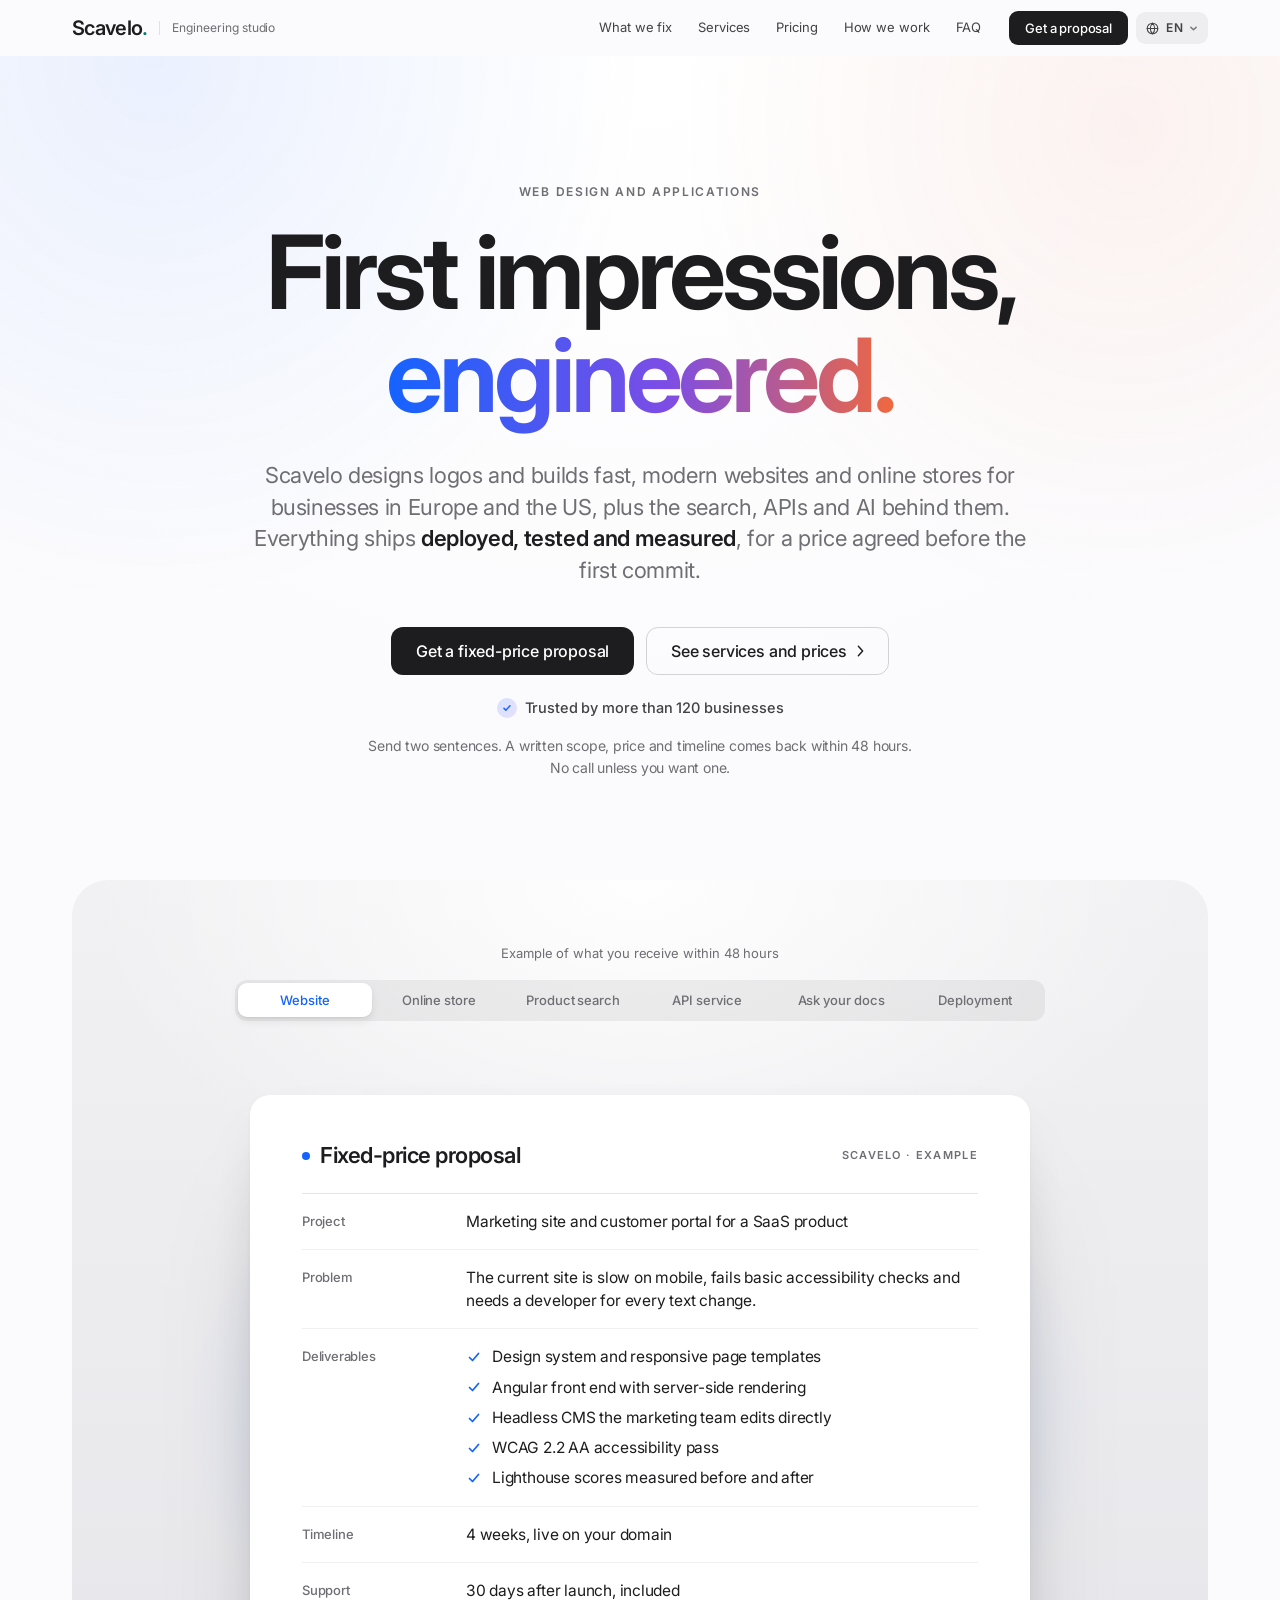
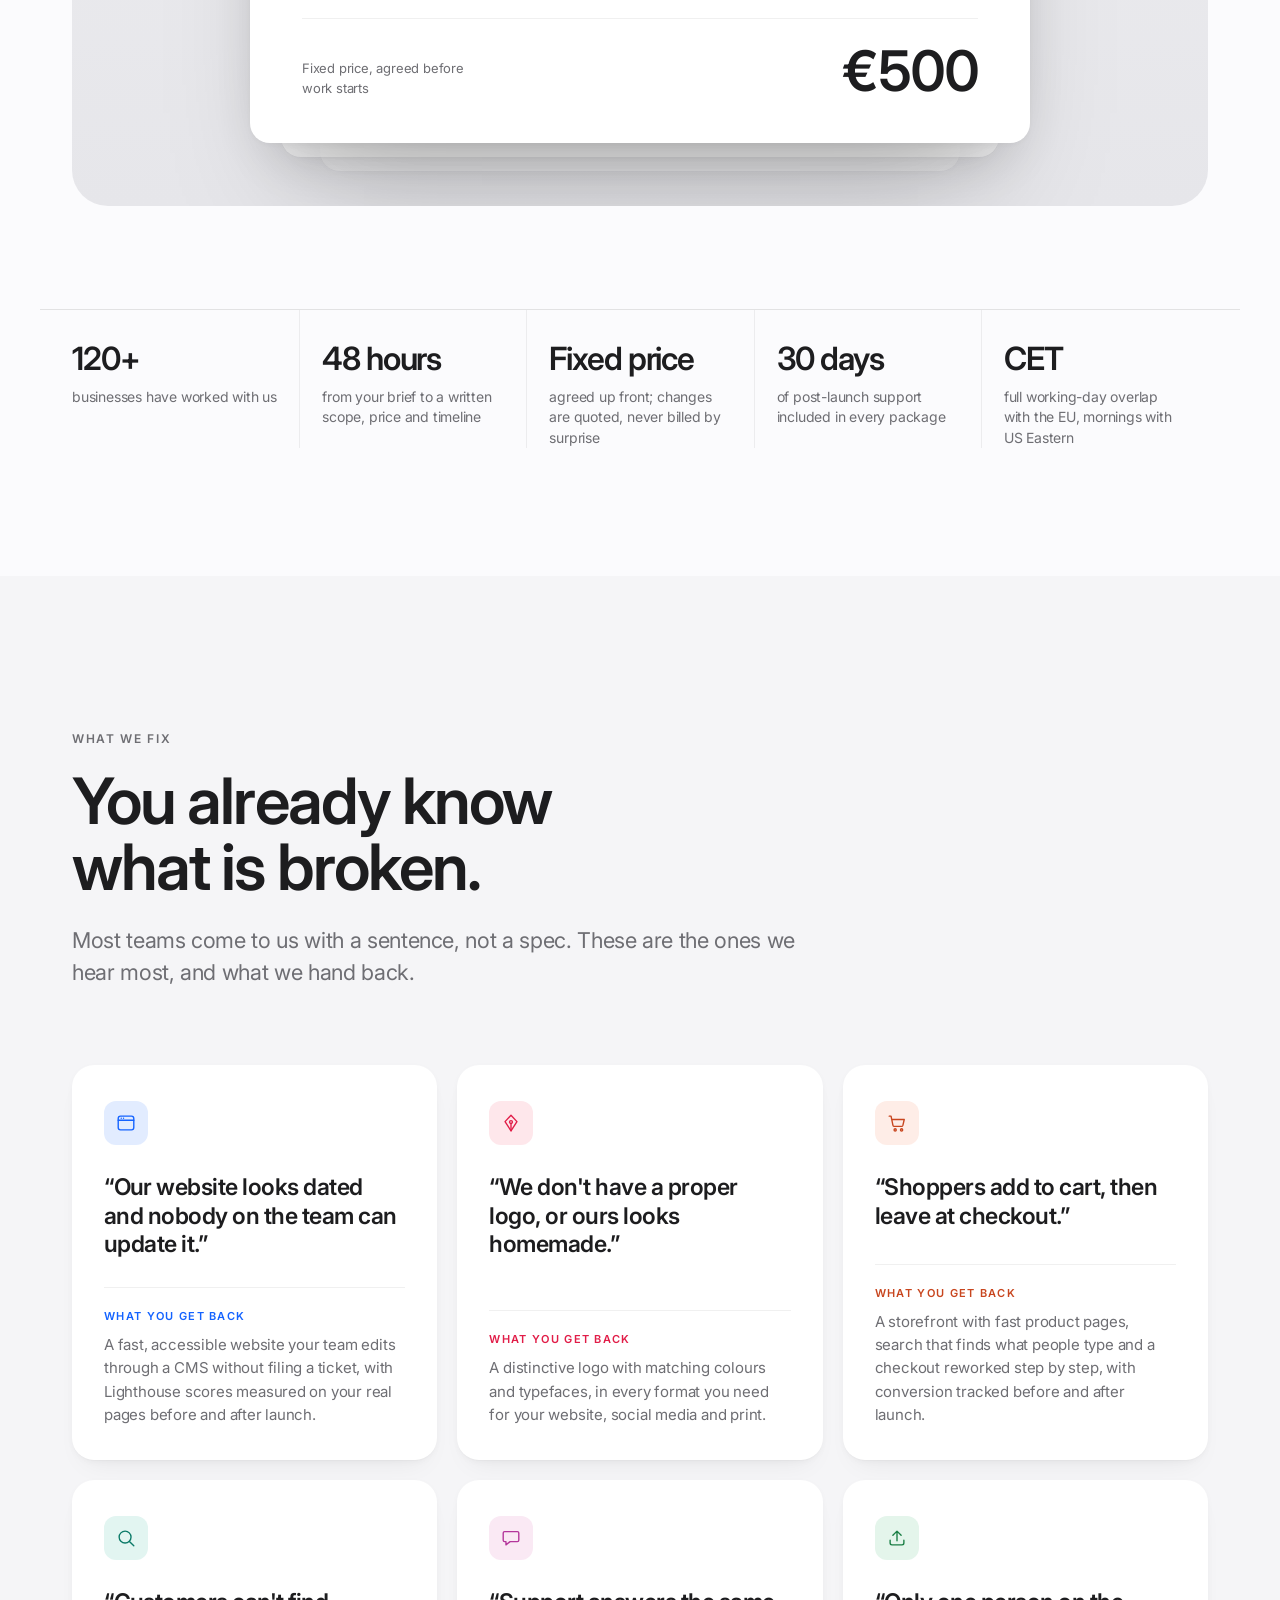
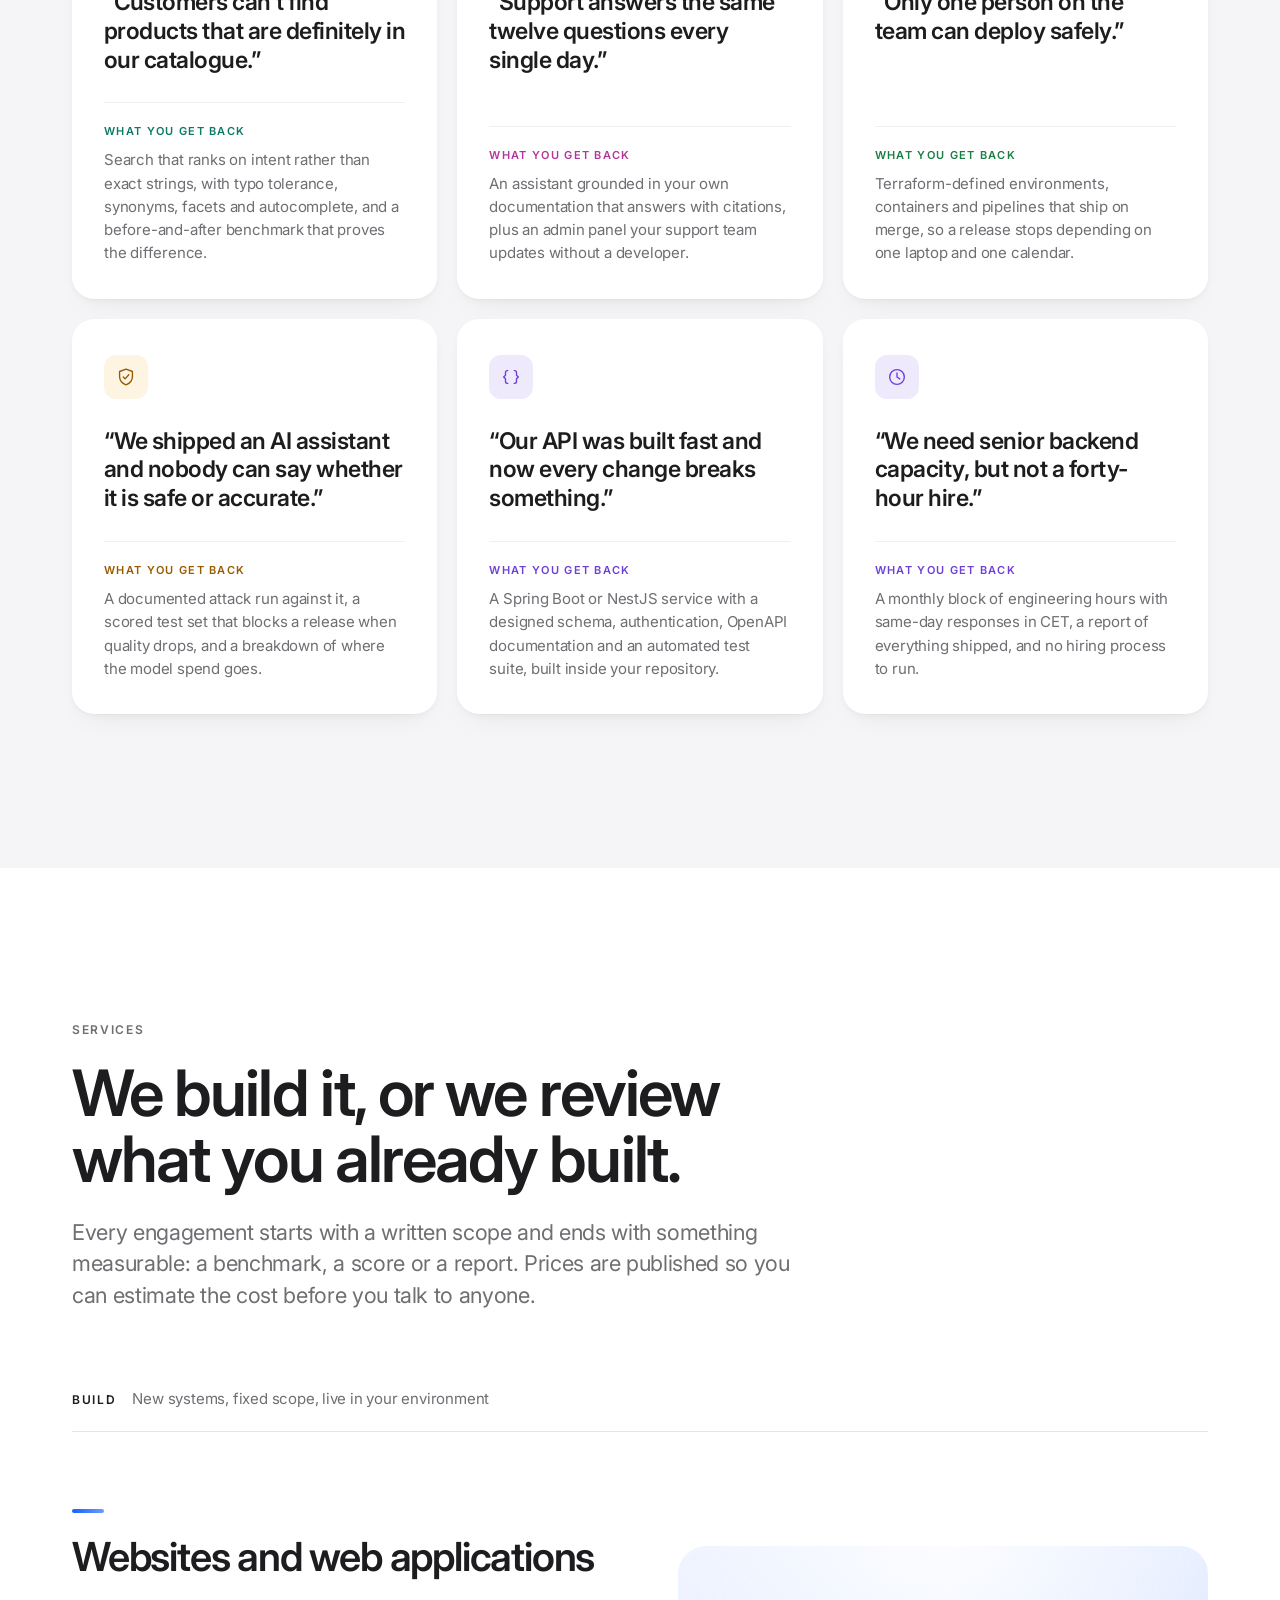
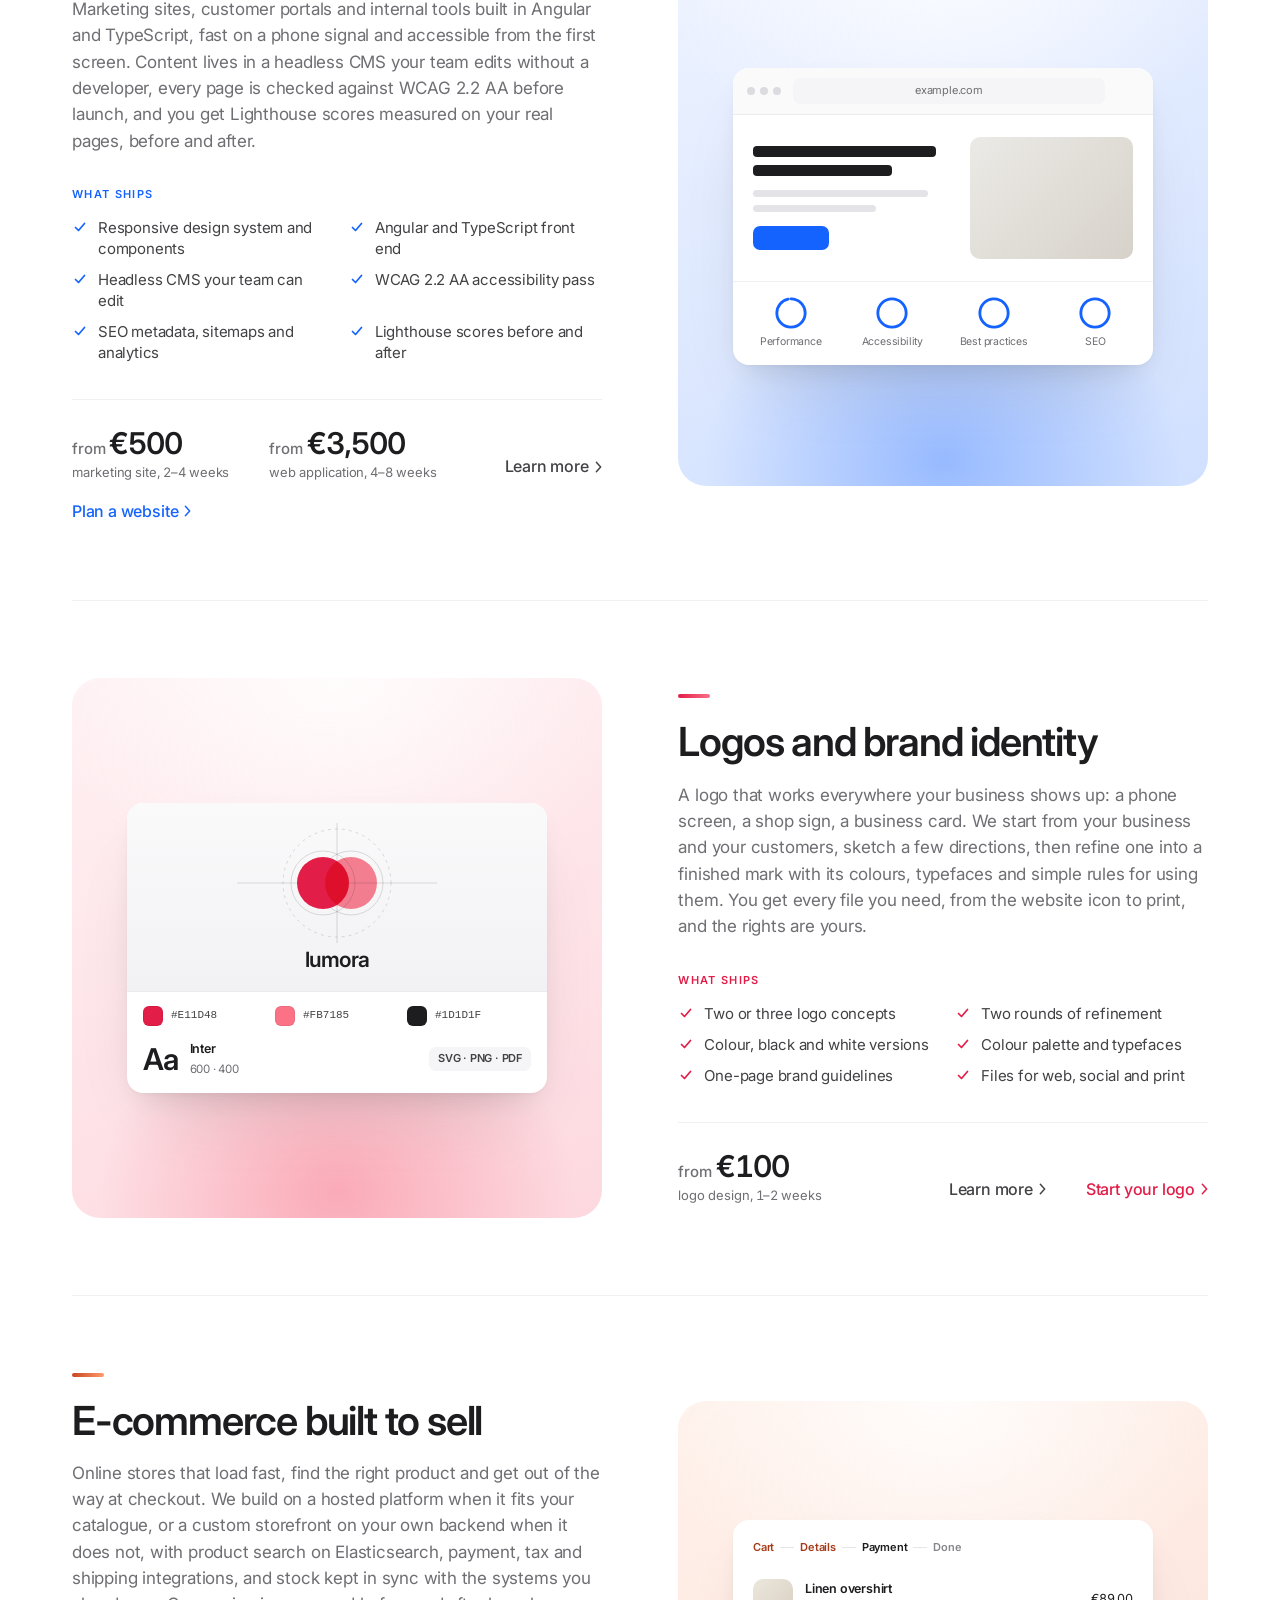
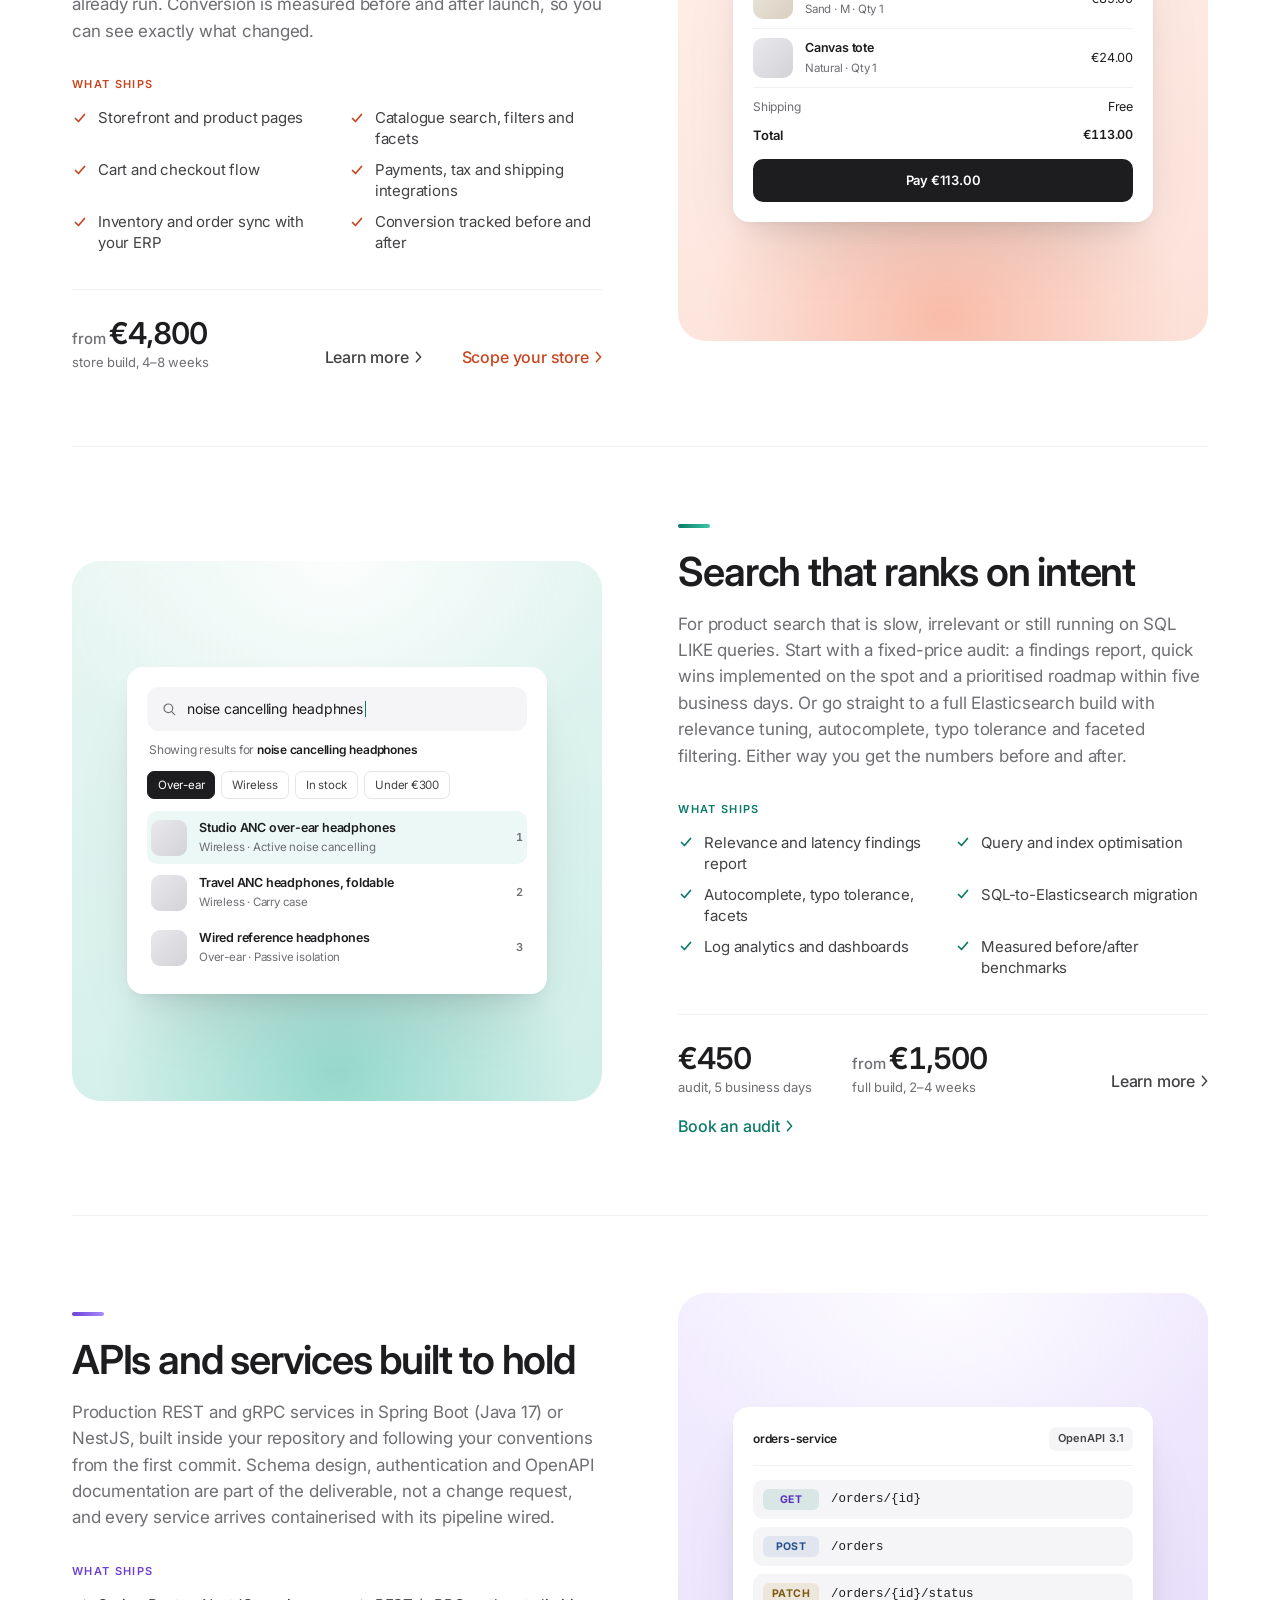
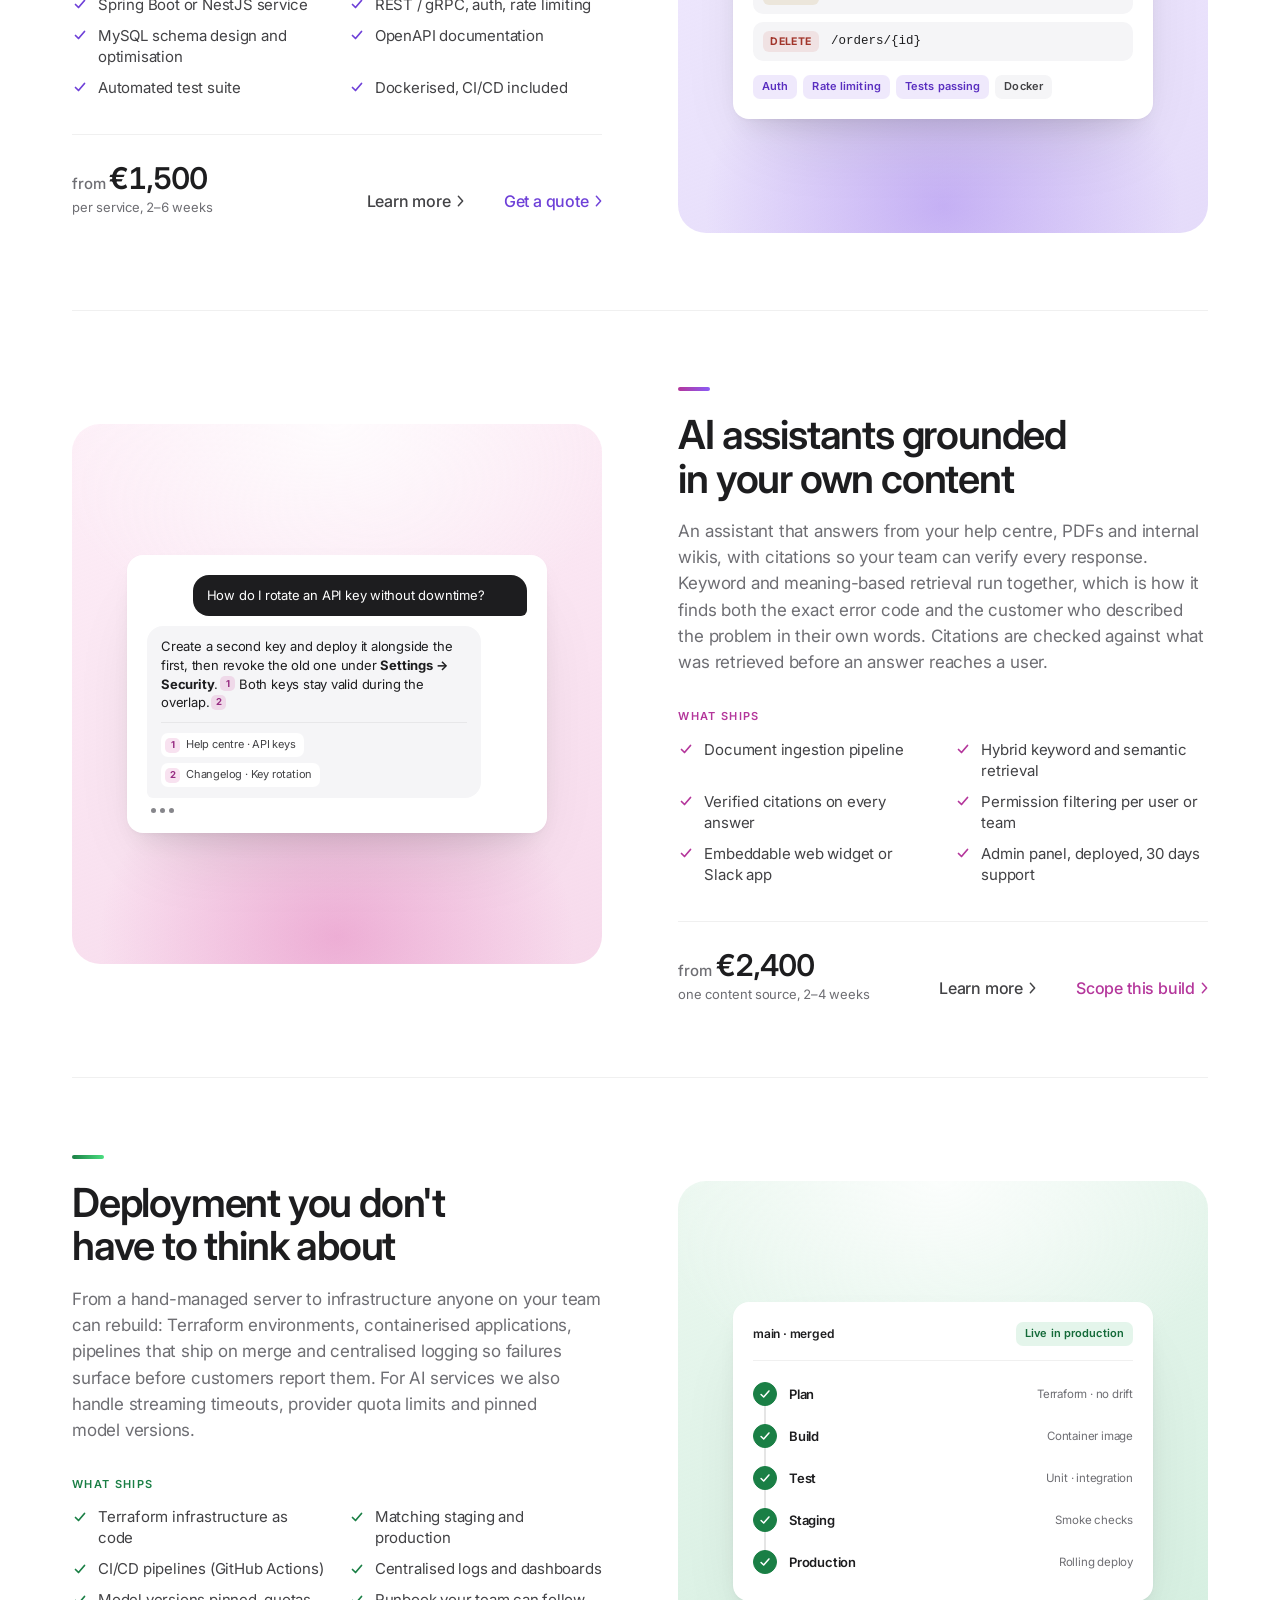
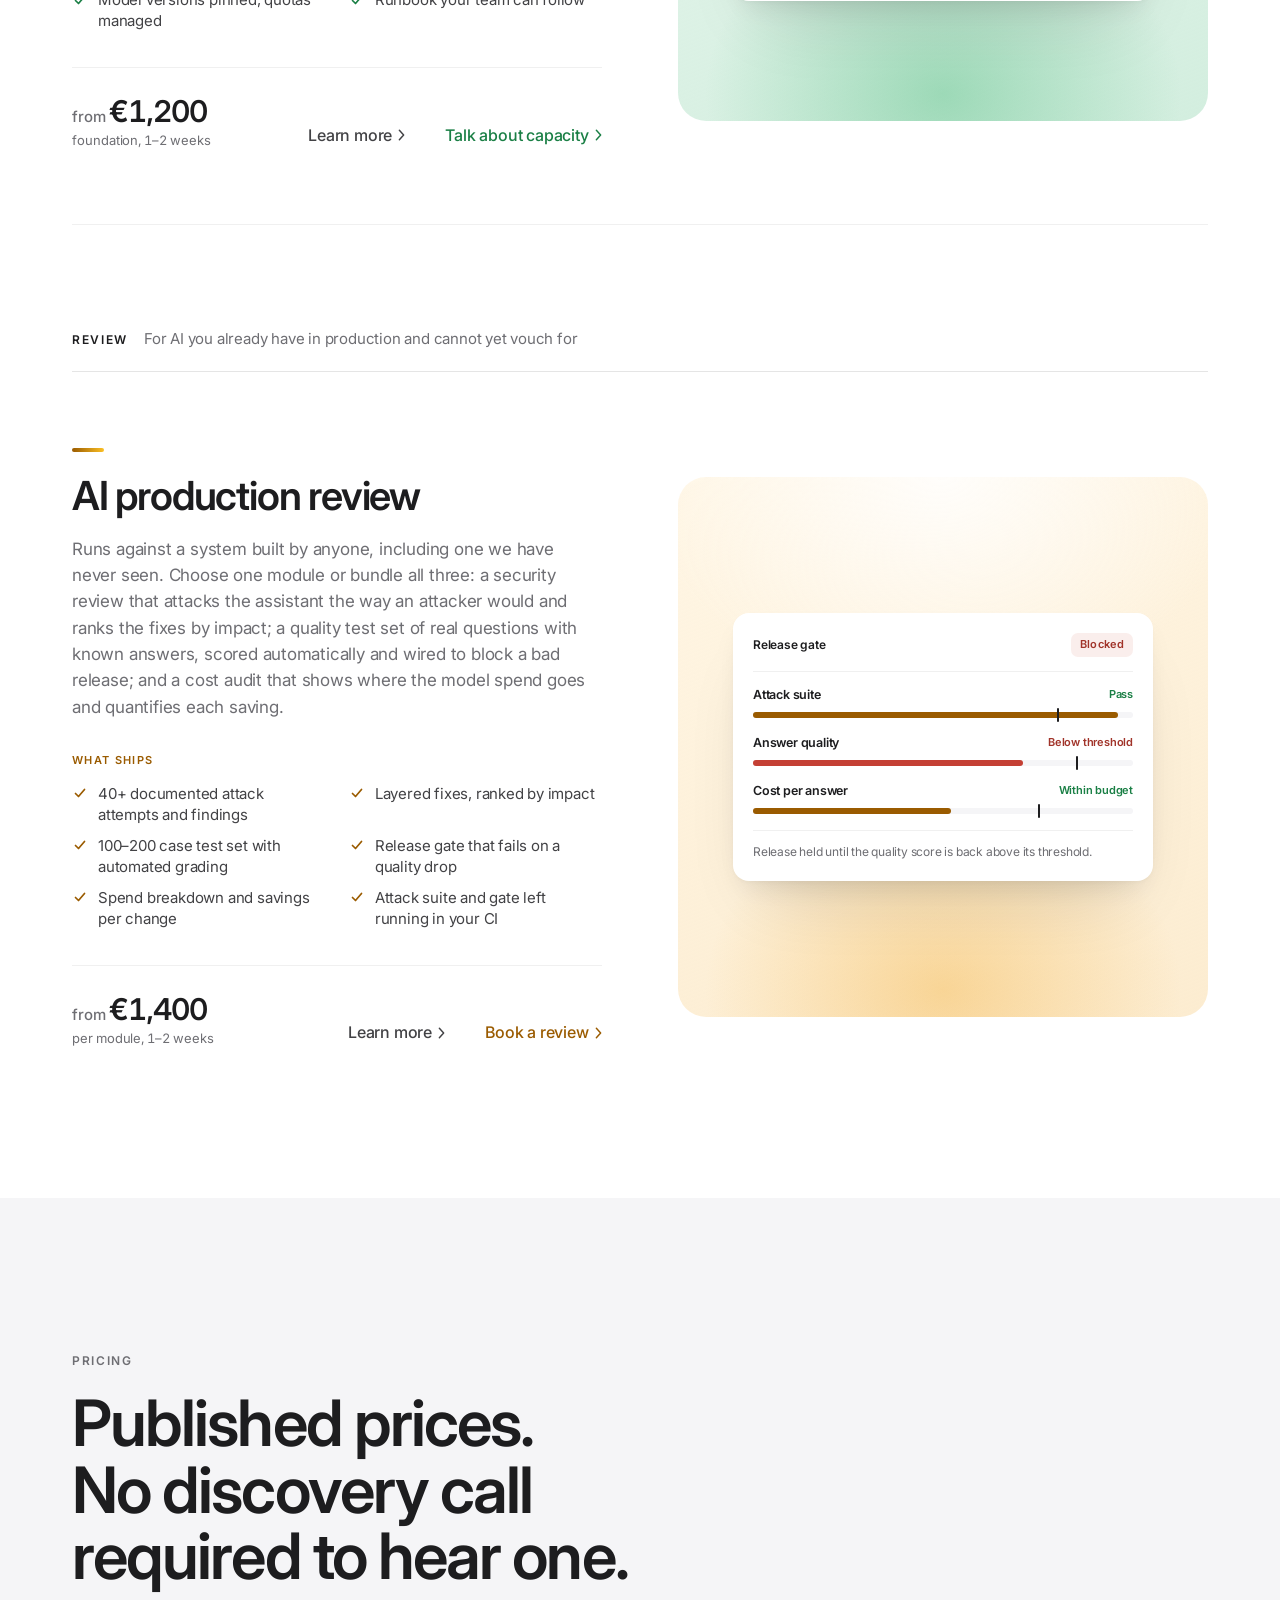
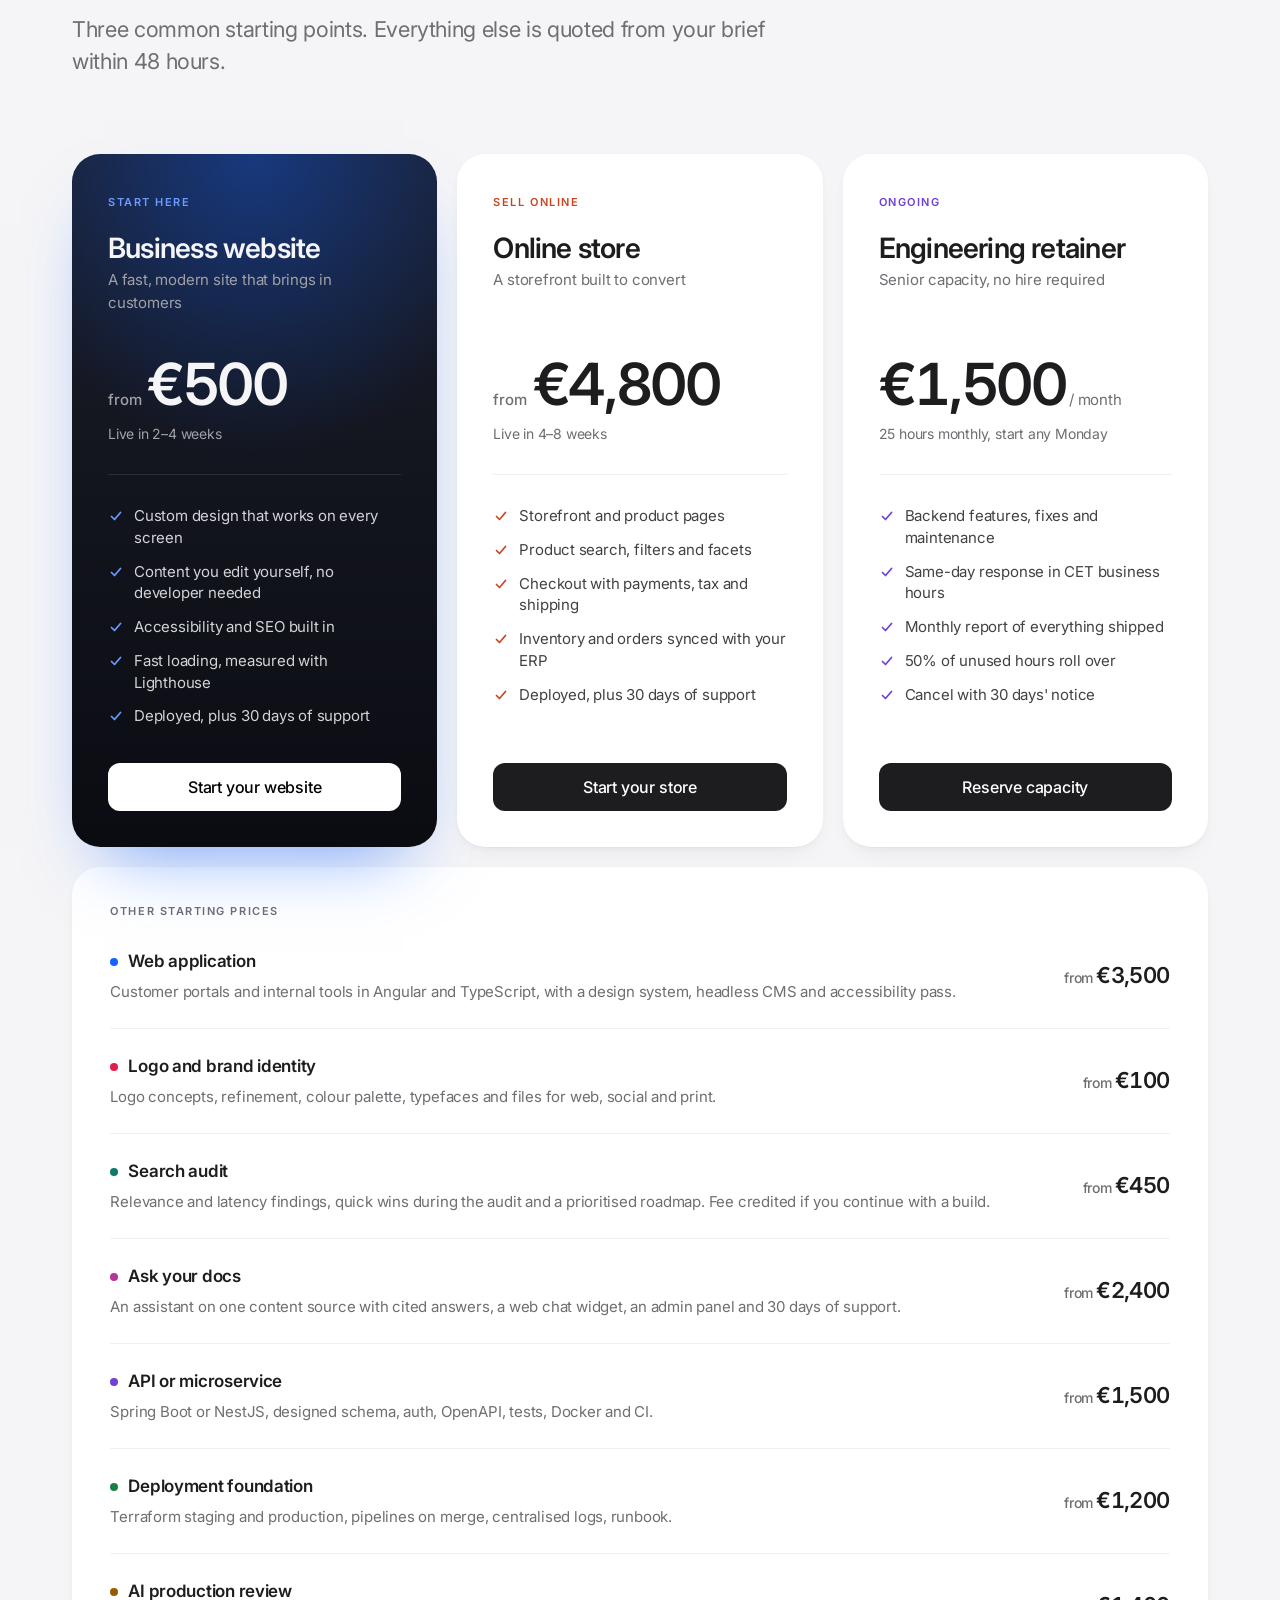
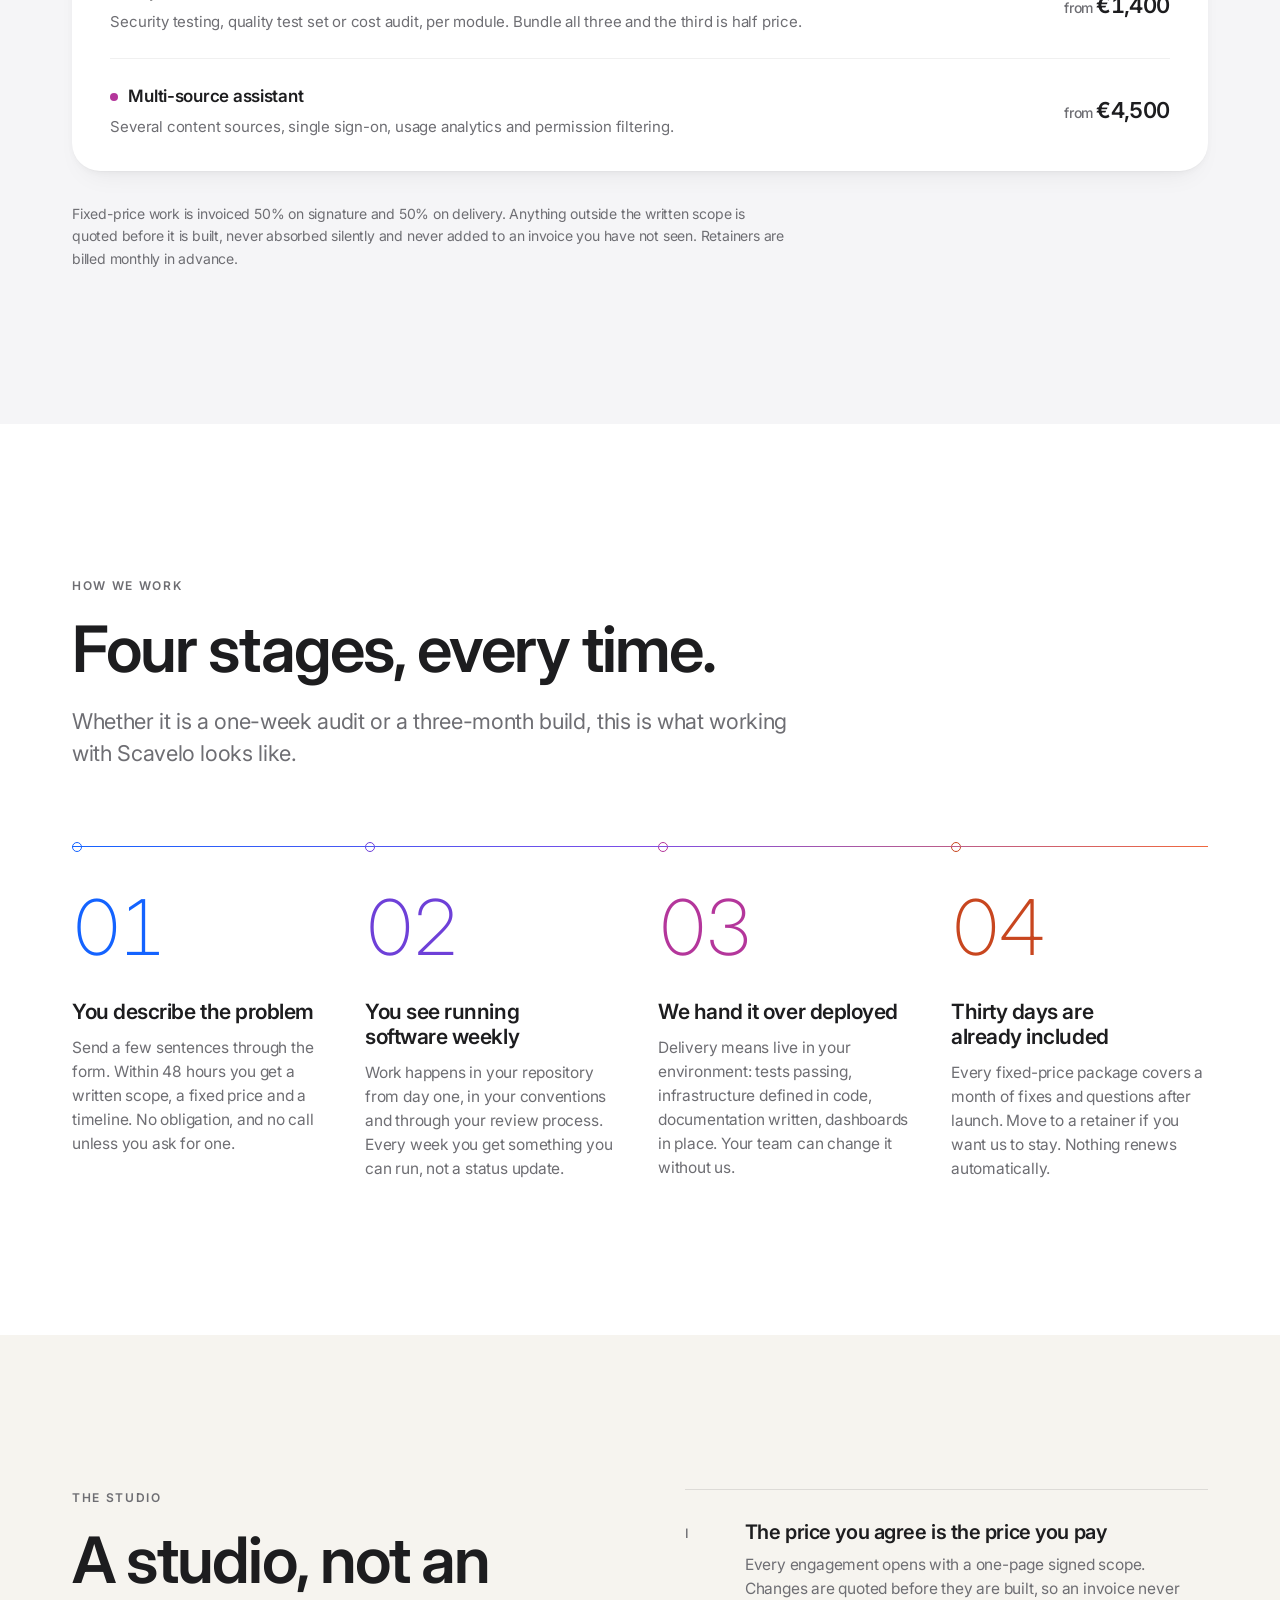
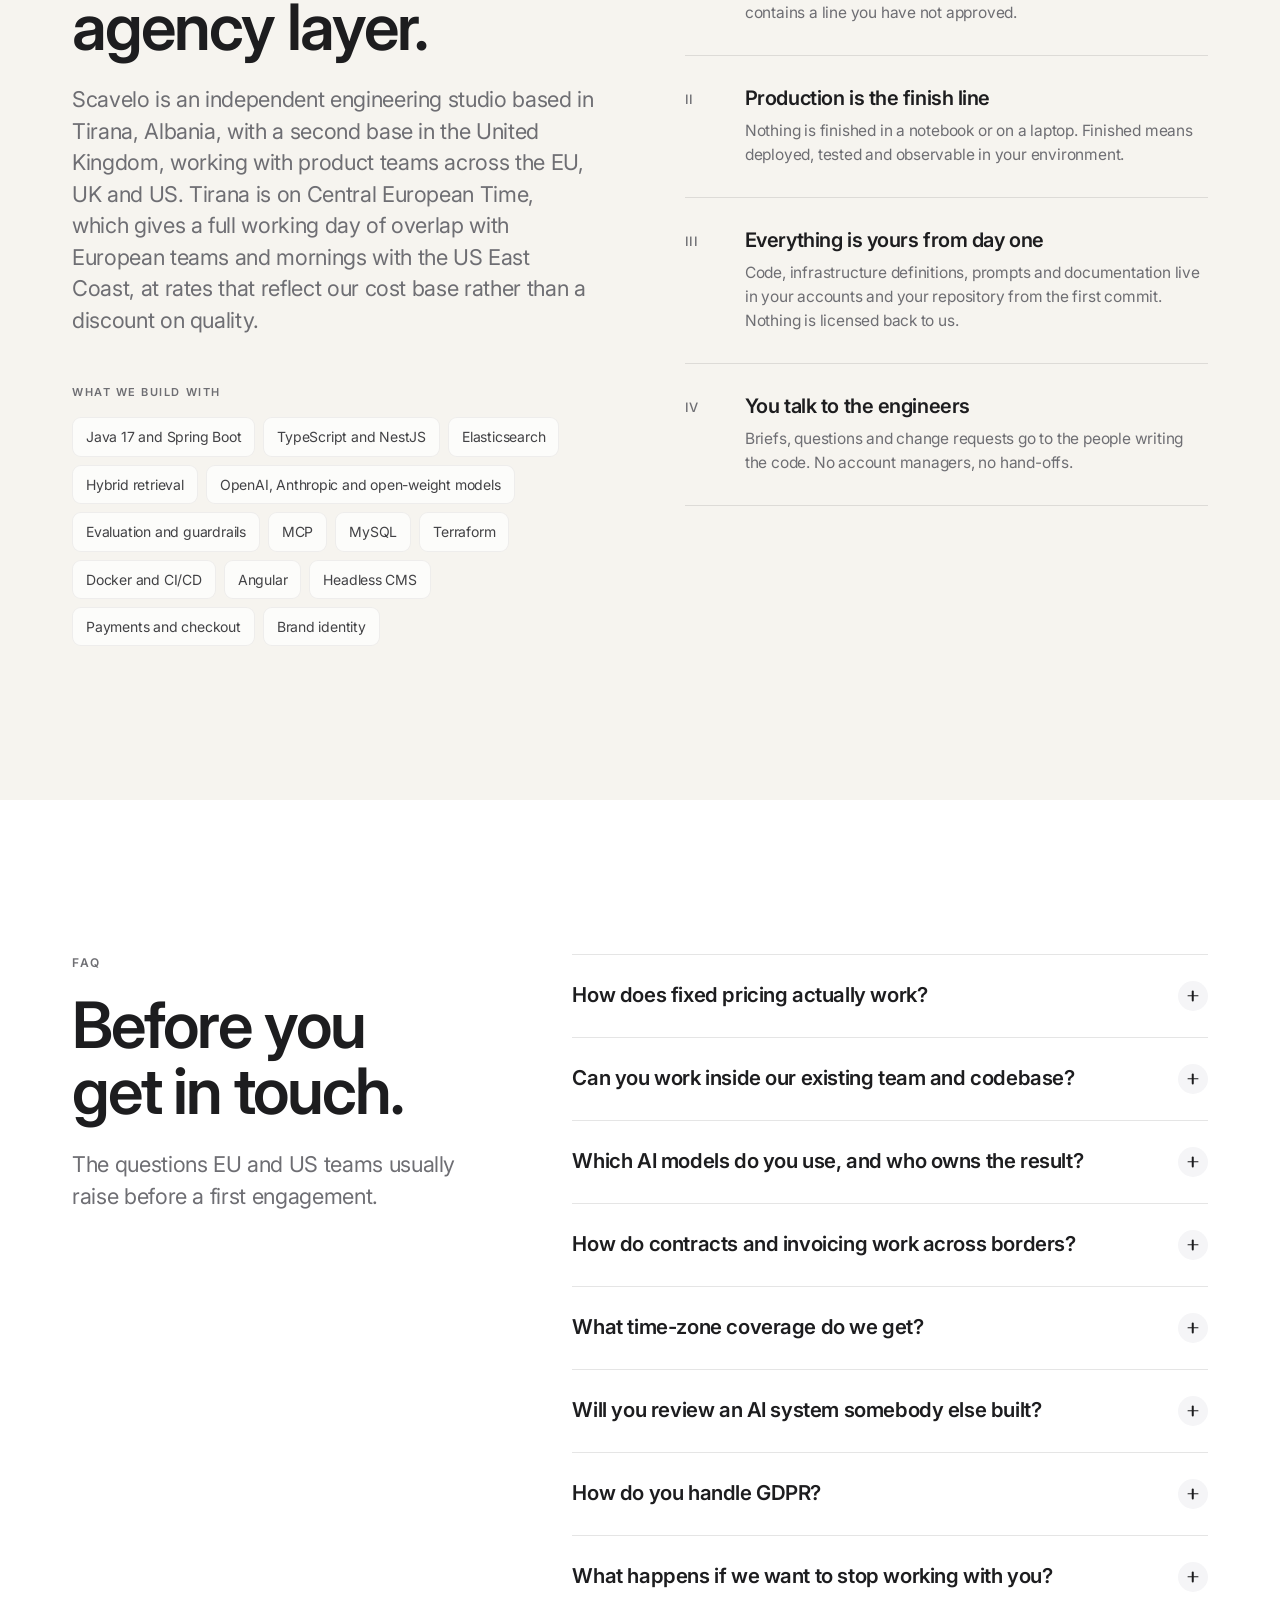
<file: index.html>
<!DOCTYPE html>
<html lang="en" data-theme="color">
<head>
<meta charset="UTF-8">
<meta name="viewport" content="width=device-width, initial-scale=1.0">
<title>Web Design &amp; Online Stores at a Fixed Price | Scavelo</title>
<meta name="description" content="Web design, online stores and logos for businesses in the UK, EU and US. A written scope and fixed price within 48 hours. Send a brief today.">
<!-- EDIT: set to your live domain once DNS is pointed -->
<link rel="canonical" href="https://scavelostudio.co.uk/">
<meta name="theme-color" content="#FBFBFD">
<meta property="og:type" content="website">
<meta property="og:site_name" content="Scavelo">
<meta property="og:title" content="Web Design &amp; Online Stores at a Fixed Price | Scavelo">
<meta property="og:description" content="Web design, online stores and logos for businesses in the UK, EU and US. A written scope and fixed price within 48 hours. Send a brief today.">
<meta property="og:url" content="https://scavelostudio.co.uk/">
<meta property="og:image" content="https://scavelostudio.co.uk/og.png">
<meta property="og:image:width" content="1200">
<meta property="og:image:height" content="630">
<meta property="og:image:alt" content="Scavelo. Websites, online stores and logo design. Written scope and fixed price within 48 hours. Tirana, Albania, United Kingdom, scavelostudio.co.uk">
<meta name="twitter:card" content="summary_large_image">
<meta name="twitter:image:alt" content="Scavelo. Websites, online stores and logo design. Written scope and fixed price within 48 hours. Tirana, Albania, United Kingdom, scavelostudio.co.uk">
<link rel="icon" href="data:image/svg+xml,%3Csvg xmlns='http://www.w3.org/2000/svg' viewBox='0 0 64 64'%3E%3Crect width='64' height='64' rx='15' fill='%231D1D1F'/%3E%3Ctext x='29' y='44' font-family='-apple-system,Helvetica,Arial,sans-serif' font-size='36' font-weight='600' text-anchor='middle' fill='%23F5F5F7'%3ES%3C/text%3E%3Ccircle cx='45.5' cy='41.5' r='3.6' fill='%237ADBC3'/%3E%3C/svg%3E">
<link rel="apple-touch-icon" href="/assets/logo.png">
<link rel="preconnect" href="https://fonts.googleapis.com">
<link rel="preconnect" href="https://fonts.gstatic.com" crossorigin>
<link href="https://fonts.googleapis.com/css2?family=Inter:opsz,wght@14..32,200..700&display=swap" rel="stylesheet">
<!-- Entrance animations are for people only: automated browsers, such as AI agents, get every section in its final state at once -->
<script>if(!navigator.webdriver)document.documentElement.classList.add('js')</script>
<!-- Structured data for Google. When they are public, add "email", "telephone" and "sameAs" (a list of social profile URLs). -->
<script type="application/ld+json">
{
  "@context": "https://schema.org",
  "@type": "ProfessionalService",
  "@id": "https://scavelostudio.co.uk/#organization",
  "name": "Scavelo",
  "slogan": "First impressions, engineered.",
  "description": "Web design, online stores and logo design, plus search, APIs and AI assistants, for businesses in the UK, EU and US. A written scope and fixed price within 48 hours.",
  "url": "https://scavelostudio.co.uk/",
  "logo": "https://scavelostudio.co.uk/assets/logo.png",
  "image": "https://scavelostudio.co.uk/og.png",
  "areaServed": [
    "GB",
    "EU",
    "US"
  ],
  "address": [
    {
      "@type": "PostalAddress",
      "addressLocality": "Tirana",
      "addressCountry": "AL"
    },
    {
      "@type": "PostalAddress",
      "addressCountry": "GB"
    }
  ],
  "priceRange": "€100 – €5,000",
  "knowsAbout": [
    "Web design",
    "E-commerce",
    "Logo design",
    "Elasticsearch",
    "API development",
    "AI assistants",
    "DevOps"
  ],
  "hasOfferCatalog": {
    "@type": "OfferCatalog",
    "name": "Services",
    "itemListElement": [
      {
        "@type": "Offer",
        "itemOffered": {
          "@type": "Service",
          "name": "Web design and development",
          "url": "https://scavelostudio.co.uk/web-design/"
        },
        "priceSpecification": {
          "@type": "PriceSpecification",
          "minPrice": 500,
          "priceCurrency": "EUR"
        }
      },
      {
        "@type": "Offer",
        "itemOffered": {
          "@type": "Service",
          "name": "Logo design and brand identity",
          "url": "https://scavelostudio.co.uk/logo-design/"
        },
        "priceSpecification": {
          "@type": "PriceSpecification",
          "minPrice": 100,
          "priceCurrency": "EUR"
        }
      },
      {
        "@type": "Offer",
        "itemOffered": {
          "@type": "Service",
          "name": "Online store design and development",
          "url": "https://scavelostudio.co.uk/online-stores/"
        },
        "priceSpecification": {
          "@type": "PriceSpecification",
          "minPrice": 4800,
          "priceCurrency": "EUR"
        }
      },
      {
        "@type": "Offer",
        "itemOffered": {
          "@type": "Service",
          "name": "Elasticsearch and product search",
          "url": "https://scavelostudio.co.uk/elasticsearch/"
        },
        "priceSpecification": {
          "@type": "PriceSpecification",
          "minPrice": 450,
          "priceCurrency": "EUR"
        }
      },
      {
        "@type": "Offer",
        "itemOffered": {
          "@type": "Service",
          "name": "API and backend development",
          "url": "https://scavelostudio.co.uk/api-development/"
        },
        "priceSpecification": {
          "@type": "PriceSpecification",
          "minPrice": 1500,
          "priceCurrency": "EUR"
        }
      },
      {
        "@type": "Offer",
        "itemOffered": {
          "@type": "Service",
          "name": "AI assistants and chatbots",
          "url": "https://scavelostudio.co.uk/ai-assistants/"
        },
        "priceSpecification": {
          "@type": "PriceSpecification",
          "minPrice": 2400,
          "priceCurrency": "EUR"
        }
      },
      {
        "@type": "Offer",
        "itemOffered": {
          "@type": "Service",
          "name": "Deployment, CI/CD and infrastructure",
          "url": "https://scavelostudio.co.uk/deployment/"
        },
        "priceSpecification": {
          "@type": "PriceSpecification",
          "minPrice": 1200,
          "priceCurrency": "EUR"
        }
      },
      {
        "@type": "Offer",
        "itemOffered": {
          "@type": "Service",
          "name": "AI security, quality and cost review",
          "url": "https://scavelostudio.co.uk/ai-review/"
        },
        "priceSpecification": {
          "@type": "PriceSpecification",
          "minPrice": 1400,
          "priceCurrency": "EUR"
        }
      }
    ]
  }
}
</script>
<script type="application/ld+json">
{
  "@context": "https://schema.org",
  "@type": "FAQPage",
  "mainEntity": [
    {
      "@type": "Question",
      "name": "How does fixed pricing actually work?",
      "acceptedAnswer": {
        "@type": "Answer",
        "text": "Send a brief and you get back a one-page scope covering deliverables, price and timeline. Work starts on a 50% deposit and the balance is due on delivery. Anything outside that written scope is quoted separately before it is built, so the final invoice matches the number you agreed."
      }
    },
    {
      "@type": "Question",
      "name": "Can you work inside our existing team and codebase?",
      "acceptedAnswer": {
        "@type": "Answer",
        "text": "Yes. Most engagements happen inside a client's repository, following their branching model, conventions and review process. If those foundations do not exist yet, setting them up is exactly what the deployment package covers."
      }
    },
    {
      "@type": "Question",
      "name": "Which AI models do you use, and who owns the result?",
      "acceptedAnswer": {
        "@type": "Answer",
        "text": "Assistants are built provider-agnostic: OpenAI, Anthropic or open-weight models hosted in your own infrastructure, chosen against your data-privacy requirements and budget. You own the code, prompts and pipelines outright and can switch providers later without a rebuild."
      }
    },
    {
      "@type": "Question",
      "name": "How do contracts and invoicing work across borders?",
      "acceptedAnswer": {
        "@type": "Answer",
        "text": "Invoices are issued in EUR or USD and paid by bank transfer or Wise. Contracts can be signed under your jurisdiction's standard contractor agreement, and NDAs are welcome before you share anything."
      }
    },
    {
      "@type": "Question",
      "name": "What time-zone coverage do we get?",
      "acceptedAnswer": {
        "@type": "Answer",
        "text": "Tirana is on Central European Time (UTC+1, UTC+2 in summer): a full working-day overlap with EU teams and roughly 09:00–13:00 Eastern with the US. Retainer clients get a guaranteed same-day response during CET business hours."
      }
    },
    {
      "@type": "Question",
      "name": "Will you review an AI system somebody else built?",
      "acceptedAnswer": {
        "@type": "Answer",
        "text": "That is what the review service is for. The security review, the quality test set and the cost audit all run against a system already in production, whoever wrote it. We will not propose a rebuild unless the findings call for one."
      }
    },
    {
      "@type": "Question",
      "name": "How do you handle GDPR?",
      "acceptedAnswer": {
        "@type": "Answer",
        "text": "Personal data is stripped before it reaches any third-party model and before it reaches your logs, which is where most teams leak without realising. You get a data-flow diagram showing exactly what leaves your systems, what is removed first, and how a deletion request reaches every store. We are engineers rather than lawyers, so we produce the evidence your DPO needs and let them make the call."
      }
    },
    {
      "@type": "Question",
      "name": "What happens if we want to stop working with you?",
      "acceptedAnswer": {
        "@type": "Answer",
        "text": "Everything already lives in your accounts, so there is nothing to migrate or hand over. Retainers cancel with 30 days' notice, and fixed-price projects have no ongoing commitment once the 30 days of support end."
      }
    }
  ]
}
</script>
<link rel="stylesheet" href="/assets/site.css">
</head>
<body id="top">

<header class="nav-bar" id="nav">
  <div class="wrap nav">
    <a class="brand" href="#top" aria-label="Scavelo, back to top"><span class="mark">Scavelo<i>.</i></span><span class="tag">Engineering studio</span></a>
    <nav class="links" id="links" aria-label="Main">
      <a href="#fix" style="--i:0">What we fix</a>
      <a href="#services" style="--i:1">Services</a>
      <a href="#pricing" style="--i:2">Pricing</a>
      <a href="#process" style="--i:3">How we work</a>
      <a href="#faq" style="--i:4">FAQ</a>
      <a class="btn btn-sm" href="#contact" style="--i:5">Get a proposal</a>
    </nav>
    <div class="lang" id="lang"></div>
    <button class="menu-btn" id="menu-btn" data-i18n-skip aria-controls="links" aria-expanded="false" aria-label="Open menu"><span class="bars" aria-hidden="true"></span></button>
  </div>
</header>

<main>

<!-- ============ HERO ============ -->
<section class="hero">
  <div class="wrap hero-head">
    <h1><span class="eyebrow h1-kicker">Web design and applications</span> <span class="h1-line">First impressions, <span class="soft">engineered.</span></span></h1>
    <p class="hero-lede">Scavelo designs logos and builds fast, modern websites and online stores for businesses in Europe and the US, plus the search, APIs and AI behind them. Everything ships <strong>deployed, tested and measured</strong>, for a price agreed before the first commit.</p>
    <div class="actions reveal" style="--d:.22s">
      <a class="btn" href="#contact">Get a fixed-price proposal</a>
      <a class="btn btn-line" href="#services">See services and prices <span class="chev" aria-hidden="true"></span></a>
    </div>
    <p class="trust reveal" style="--d:.26s"><span class="trust-ico" aria-hidden="true"><svg viewBox="0 0 16 16" fill="none" stroke="currentColor" stroke-width="1.9" stroke-linecap="round" stroke-linejoin="round"><path d="M4 8.5l2.5 2.5L12 5"/></svg></span>Trusted by more than 120 businesses</p>
    <p class="fine reveal" style="--d:.3s">Send two sentences. A written scope, price and timeline comes back within 48 hours. No call unless you want one.</p>
  </div>

  <div class="wrap stage reveal" style="--d:.36s">
    <div class="stage-inner">
      <div class="stage-top">
        <p class="doc-label" id="doc-label">Example of what you receive within 48 hours</p>
        <div class="seg" role="tablist" aria-label="Example proposals" id="doc-tabs"><span class="seg-ind" aria-hidden="true"></span></div>
      </div>
      <div class="doc-stack" data-parallax=".035">
        <article class="doc" id="doc" role="tabpanel" aria-live="polite" aria-describedby="doc-label">
          <div class="doc-head"><span class="t">Fixed-price proposal</span><span class="ref">Scavelo · example</span></div>
          <div class="doc-body">
            <div class="doc-row"><span class="k">Project</span><span class="v" data-f="project">Marketing site and customer portal for a SaaS product</span></div>
            <div class="doc-row"><span class="k">Problem</span><span class="v" data-f="problem">The current site is slow on mobile, fails basic accessibility checks and needs a developer for every text change.</span></div>
            <div class="doc-row"><span class="k">Deliverables</span><span class="v"><ul class="ck" data-f="items"><li>Design system and responsive page templates</li><li>Angular front end with server-side rendering</li><li>Headless CMS the marketing team edits directly</li><li>WCAG 2.2 AA accessibility pass</li><li>Lighthouse scores measured before and after</li></ul></span></div>
            <div class="doc-row"><span class="k">Timeline</span><span class="v" data-f="time">4 weeks, live on your domain</span></div>
            <div class="doc-row"><span class="k">Support</span><span class="v">30 days after launch, included</span></div>
            <div class="doc-total"><span class="k">Fixed price, agreed before work starts</span><span class="price num" data-f="price">€500</span></div>
          </div>
        </article>
      </div>
    </div>
  </div>
</section>

<div class="specs">
  <div class="wrap specs-grid">
    <div class="spec reveal"><b>120+</b><span>businesses have worked with us</span></div>
    <div class="spec reveal" style="--d:.06s"><b>48 hours</b><span>from your brief to a written scope, price and timeline</span></div>
    <div class="spec reveal" style="--d:.12s"><b>Fixed price</b><span>agreed up front; changes are quoted, never billed by surprise</span></div>
    <div class="spec reveal" style="--d:.18s"><b>30 days</b><span>of post-launch support included in every package</span></div>
    <div class="spec reveal" style="--d:.24s"><b>CET</b><span>full working-day overlap with the EU, mornings with US Eastern</span></div>
  </div>
</div>

<!-- ============ WHAT WE FIX ============ -->
<section id="fix" class="section bg-mist">
  <div class="wrap">
    <div class="sec-head reveal">
      <p class="eyebrow">What we fix</p>
      <h2 class="h-section">You already know what is broken.</h2>
      <p class="lead">Most teams come to us with a sentence, not a spec. These are the ones we hear most, and what we hand back.</p>
    </div>
    <div class="cards-grid">
      <div data-tone="web" class="card sym reveal">
        <div class="ico" aria-hidden="true"><svg viewBox="0 0 24 24" fill="none" stroke="currentColor" stroke-width="1.5" stroke-linecap="round" stroke-linejoin="round"><rect x="3.5" y="4.5" width="17" height="15" rx="2.5"/><path d="M3.5 9h17M6.8 6.8h.01M9.3 6.8h.01"/></svg></div>
        <q>Our website looks dated and nobody on the team can update it.</q>
        <div class="fix"><b>What you get back</b>A fast, accessible website your team edits through a CMS without filing a ticket, with Lighthouse scores measured on your real pages before and after launch.</div>
      </div>
      <div data-tone="brand" class="card sym reveal">
        <div class="ico" aria-hidden="true"><svg viewBox="0 0 24 24" fill="none" stroke="currentColor" stroke-width="1.5" stroke-linecap="round" stroke-linejoin="round"><path d="M12 3.5l6.5 7L12 20.5l-6.5-10z"/><circle cx="12" cy="11" r="1.6"/><path d="M12 12.6v7.9"/></svg></div>
        <q>We don't have a proper logo, or ours looks homemade.</q>
        <div class="fix"><b>What you get back</b>A distinctive logo with matching colours and typefaces, in every format you need for your website, social media and print.</div>
      </div>
      <div data-tone="shop" class="card sym reveal">
        <div class="ico" aria-hidden="true"><svg viewBox="0 0 24 24" fill="none" stroke="currentColor" stroke-width="1.5" stroke-linecap="round" stroke-linejoin="round"><path d="M3.5 4.5h2l2.1 10a1.5 1.5 0 0 0 1.5 1.2h7.8a1.5 1.5 0 0 0 1.5-1.1l1.5-6.4H6.4"/><circle cx="10" cy="19.5" r="1.2"/><circle cx="17" cy="19.5" r="1.2"/></svg></div>
        <q>Shoppers add to cart, then leave at checkout.</q>
        <div class="fix"><b>What you get back</b>A storefront with fast product pages, search that finds what people type and a checkout reworked step by step, with conversion tracked before and after launch.</div>
      </div>
      <div data-tone="search" class="card sym reveal">
        <div class="ico" aria-hidden="true"><svg viewBox="0 0 24 24" fill="none" stroke="currentColor" stroke-width="1.5" stroke-linecap="round" stroke-linejoin="round"><circle cx="11" cy="11" r="6.5"/><path d="M16 16l4.5 4.5"/></svg></div>
        <q>Customers can't find products that are definitely in our catalogue.</q>
        <div class="fix"><b>What you get back</b>Search that ranks on intent rather than exact strings, with typo tolerance, synonyms, facets and autocomplete, and a before-and-after benchmark that proves the difference.</div>
      </div>
      <div data-tone="ai" class="card sym reveal">
        <div class="ico" aria-hidden="true"><svg viewBox="0 0 24 24" fill="none" stroke="currentColor" stroke-width="1.5" stroke-linecap="round" stroke-linejoin="round"><path d="M5 5h14a1.5 1.5 0 0 1 1.5 1.5v8A1.5 1.5 0 0 1 19 16h-8l-4.5 3.5V16H5a1.5 1.5 0 0 1-1.5-1.5v-8A1.5 1.5 0 0 1 5 5z"/></svg></div>
        <q>Support answers the same twelve questions every single day.</q>
        <div class="fix"><b>What you get back</b>An assistant grounded in your own documentation that answers with citations, plus an admin panel your support team updates without a developer.</div>
      </div>
      <div data-tone="ops" class="card sym reveal">
        <div class="ico" aria-hidden="true"><svg viewBox="0 0 24 24" fill="none" stroke="currentColor" stroke-width="1.5" stroke-linecap="round" stroke-linejoin="round"><path d="M12 15V4.5M7.5 9L12 4.5 16.5 9"/><path d="M4.5 14.5v3a2 2 0 0 0 2 2h11a2 2 0 0 0 2-2v-3"/></svg></div>
        <q>Only one person on the team can deploy safely.</q>
        <div class="fix"><b>What you get back</b>Terraform-defined environments, containers and pipelines that ship on merge, so a release stops depending on one laptop and one calendar.</div>
      </div>
      <div data-tone="review" class="card sym reveal">
        <div class="ico" aria-hidden="true"><svg viewBox="0 0 24 24" fill="none" stroke="currentColor" stroke-width="1.5" stroke-linecap="round" stroke-linejoin="round"><path d="M12 3.5l7 2.5v5.5c0 4.3-3 7.6-7 9-4-1.4-7-4.7-7-9V6z"/><path d="M9 12l2 2 4-4.5"/></svg></div>
        <q>We shipped an AI assistant and nobody can say whether it is safe or accurate.</q>
        <div class="fix"><b>What you get back</b>A documented attack run against it, a scored test set that blocks a release when quality drops, and a breakdown of where the model spend goes.</div>
      </div>
      <div data-tone="api" class="card sym reveal">
        <div class="ico" aria-hidden="true"><svg viewBox="0 0 24 24" fill="none" stroke="currentColor" stroke-width="1.5" stroke-linecap="round" stroke-linejoin="round"><path d="M8.5 5H8a2 2 0 0 0-2 2v3l-2 2 2 2v3a2 2 0 0 0 2 2h.5M15.5 5h.5a2 2 0 0 1 2 2v3l2 2-2 2v3a2 2 0 0 1-2 2h-.5"/></svg></div>
        <q>Our API was built fast and now every change breaks something.</q>
        <div class="fix"><b>What you get back</b>A Spring Boot or NestJS service with a designed schema, authentication, OpenAPI documentation and an automated test suite, built inside your repository.</div>
      </div>
      <div data-tone="api" class="card sym reveal">
        <div class="ico" aria-hidden="true"><svg viewBox="0 0 24 24" fill="none" stroke="currentColor" stroke-width="1.5" stroke-linecap="round" stroke-linejoin="round"><circle cx="12" cy="12" r="8"/><path d="M12 7.5V12l3 2"/></svg></div>
        <q>We need senior backend capacity, but not a forty-hour hire.</q>
        <div class="fix"><b>What you get back</b>A monthly block of engineering hours with same-day responses in CET, a report of everything shipped, and no hiring process to run.</div>
      </div>
    </div>
  </div>
</section>

<!-- ============ SERVICES ============ -->
<section id="services" class="section bg-white">
  <div class="wrap">
    <div class="sec-head reveal">
      <p class="eyebrow">Services</p>
      <h2 class="h-section">We build it, or we review what you already built.</h2>
      <p class="lead">Every engagement starts with a written scope and ends with something measurable: a benchmark, a score or a report. Prices are published so you can estimate the cost before you talk to anyone.</p>
    </div>

    <div class="group reveal"><h3>Build</h3><span>New systems, fixed scope, live in your environment</span></div>

    <article data-tone="web" class="svc" id="svc-web">
      <div class="svc-text reveal">
        <h4 id="h-web-design"><a href="/web-design/">Websites and web applications</a></h4>
        <p>Marketing sites, customer portals and internal tools built in Angular and TypeScript, fast on a phone signal and accessible from the first screen. Content lives in a headless CMS your team edits without a developer, every page is checked against WCAG 2.2 AA before launch, and you get Lighthouse scores measured on your real pages, before and after.</p>
        <div class="ships"><b>What ships</b><ul class="ck"><li>Responsive design system and components</li><li>Angular and TypeScript front end</li><li>Headless CMS your team can edit</li><li>WCAG 2.2 AA accessibility pass</li><li>SEO metadata, sitemaps and analytics</li><li>Lighthouse scores before and after</li></ul></div>
        <div class="svc-price">
          <div class="p num"><span class="from">from</span>€500<small>marketing site, 2–4 weeks</small></div>
          <div class="p num"><span class="from">from</span>€3,500<small>web application, 4–8 weeks</small></div>
          <a class="link more-link" id="more-web-design" aria-labelledby="more-web-design h-web-design" href="/web-design/">Learn more <span class="chev" aria-hidden="true"></span></a>
          <a class="link" href="#contact">Plan a website <span class="chev" aria-hidden="true"></span></a>
        </div>
      </div>
      <div class="viz reveal" style="--d:.1s" aria-hidden="true">
        <div class="viz-card v-browser" data-parallax=".05" data-max="12">
          <div class="v-bar"><span class="dots"><i></i><i></i><i></i></span><span class="url">example.com</span></div>
          <div class="v-page">
            <div><span class="l l1"></span><span class="l l2"></span><span class="l l3"></span><span class="l l4"></span><span class="v-btn"></span></div>
            <div class="v-img"></div>
          </div>
          <div class="v-scores">
            <div><svg class="ring" viewBox="0 0 36 36"><circle class="trk" cx="18" cy="18" r="15"/><circle class="val" cx="18" cy="18" r="15" style="--p:.96;--s:0"/></svg>Performance</div>
            <div><svg class="ring" viewBox="0 0 36 36"><circle class="trk" cx="18" cy="18" r="15"/><circle class="val" cx="18" cy="18" r="15" style="--p:1;--s:1"/></svg>Accessibility</div>
            <div><svg class="ring" viewBox="0 0 36 36"><circle class="trk" cx="18" cy="18" r="15"/><circle class="val" cx="18" cy="18" r="15" style="--p:.98;--s:2"/></svg>Best practices</div>
            <div><svg class="ring" viewBox="0 0 36 36"><circle class="trk" cx="18" cy="18" r="15"/><circle class="val" cx="18" cy="18" r="15" style="--p:1;--s:3"/></svg>SEO</div>
          </div>
        </div>
      </div>
    </article>

    <article data-tone="brand" class="svc flip" id="svc-logo">
      <div class="svc-text reveal">
        <h4 id="h-logo-design"><a href="/logo-design/">Logos and brand identity</a></h4>
        <p>A logo that works everywhere your business shows up: a phone screen, a shop sign, a business card. We start from your business and your customers, sketch a few directions, then refine one into a finished mark with its colours, typefaces and simple rules for using them. You get every file you need, from the website icon to print, and the rights are yours.</p>
        <div class="ships"><b>What ships</b><ul class="ck"><li>Two or three logo concepts</li><li>Two rounds of refinement</li><li>Colour, black and white versions</li><li>Colour palette and typefaces</li><li>One-page brand guidelines</li><li>Files for web, social and print</li></ul></div>
        <div class="svc-price">
          <div class="p num"><span class="from">from</span>€100<small>logo design, 1–2 weeks</small></div>
          <a class="link more-link" id="more-logo-design" aria-labelledby="more-logo-design h-logo-design" href="/logo-design/">Learn more <span class="chev" aria-hidden="true"></span></a>
          <a class="link" href="#contact">Start your logo <span class="chev" aria-hidden="true"></span></a>
        </div>
      </div>
      <div class="viz reveal" style="--d:.1s" aria-hidden="true">
        <div class="viz-card v-brand" data-parallax=".05" data-max="12">
          <div class="v-board">
            <svg class="v-mark" viewBox="0 0 200 120">
              <g class="v-guides" fill="none" stroke-width=".75"><line x1="0" y1="60" x2="200" y2="60"/><line x1="100" y1="0" x2="100" y2="120"/><circle cx="86" cy="60" r="32"/><circle cx="114" cy="60" r="32"/><circle cx="100" cy="60" r="54" stroke-dasharray="3 4"/></g>
              <circle class="v-dot a" cx="86" cy="60" r="26"/><circle class="v-dot b" cx="114" cy="60" r="26"/>
            </svg>
            <span class="v-word">lumora</span>
          </div>
          <div class="v-swatches"><span><i style="background:#E11D48"></i>#E11D48</span><span><i style="background:#FB7185"></i>#FB7185</span><span><i style="background:#1D1D1F"></i>#1D1D1F</span></div>
          <div class="v-type"><b>Aa</b><span><b>Inter</b><i>600 · 400</i></span><span class="v-files">SVG · PNG · PDF</span></div>
        </div>
      </div>
    </article>

    <article data-tone="shop" class="svc" id="svc-commerce">
      <div class="svc-text reveal">
        <h4 id="h-online-stores"><a href="/online-stores/">E-commerce built to sell</a></h4>
        <p>Online stores that load fast, find the right product and get out of the way at checkout. We build on a hosted platform when it fits your catalogue, or a custom storefront on your own backend when it does not, with product search on Elasticsearch, payment, tax and shipping integrations, and stock kept in sync with the systems you already run. Conversion is measured before and after launch, so you can see exactly what changed.</p>
        <div class="ships"><b>What ships</b><ul class="ck"><li>Storefront and product pages</li><li>Catalogue search, filters and facets</li><li>Cart and checkout flow</li><li>Payments, tax and shipping integrations</li><li>Inventory and order sync with your ERP</li><li>Conversion tracked before and after</li></ul></div>
        <div class="svc-price">
          <div class="p num"><span class="from">from</span>€4,800<small>store build, 4–8 weeks</small></div>
          <a class="link more-link" id="more-online-stores" aria-labelledby="more-online-stores h-online-stores" href="/online-stores/">Learn more <span class="chev" aria-hidden="true"></span></a>
          <a class="link" href="#contact">Scope your store <span class="chev" aria-hidden="true"></span></a>
        </div>
      </div>
      <div class="viz reveal" style="--d:.1s" aria-hidden="true">
        <div class="viz-card" data-parallax=".05" data-max="12">
          <div class="v-steps"><span class="done">Cart</span><span class="done">Details</span><span class="on">Payment</span><span>Done</span></div>
          <div class="v-item"><span class="th"></span><span><b>Linen overshirt</b><i>Sand · M · Qty 1</i></span><span class="amt">€89.00</span></div>
          <div class="v-item"><span class="th alt"></span><span><b>Canvas tote</b><i>Natural · Qty 1</i></span><span class="amt">€24.00</span></div>
          <div class="v-sum"><span>Shipping</span><span>Free</span></div>
          <div class="v-sum total"><span>Total</span><span>€113.00</span></div>
          <div class="v-pay">Pay €113.00</div>
        </div>
      </div>
    </article>

    <article data-tone="search" class="svc flip">
      <div class="svc-text reveal">
        <h4 id="h-elasticsearch"><a href="/elasticsearch/">Search that ranks on intent</a></h4>
        <p>For product search that is slow, irrelevant or still running on SQL LIKE queries. Start with a fixed-price audit: a findings report, quick wins implemented on the spot and a prioritised roadmap within five business days. Or go straight to a full Elasticsearch build with relevance tuning, autocomplete, typo tolerance and faceted filtering. Either way you get the numbers before and after.</p>
        <div class="ships"><b>What ships</b><ul class="ck"><li>Relevance and latency findings report</li><li>Query and index optimisation</li><li>Autocomplete, typo tolerance, facets</li><li>SQL-to-Elasticsearch migration</li><li>Log analytics and dashboards</li><li>Measured before/after benchmarks</li></ul></div>
        <div class="svc-price">
          <div class="p num">€450<small>audit, 5 business days</small></div>
          <div class="p num"><span class="from">from</span>€1,500<small>full build, 2–4 weeks</small></div>
          <a class="link more-link" id="more-elasticsearch" aria-labelledby="more-elasticsearch h-elasticsearch" href="/elasticsearch/">Learn more <span class="chev" aria-hidden="true"></span></a>
          <a class="link" href="#contact">Book an audit <span class="chev" aria-hidden="true"></span></a>
        </div>
      </div>
      <div class="viz reveal" style="--d:.1s" aria-hidden="true">
        <div class="viz-card" data-parallax=".05" data-max="12">
          <div class="v-search"><svg viewBox="0 0 24 24" fill="none" stroke="currentColor" stroke-width="1.8" stroke-linecap="round"><circle cx="11" cy="11" r="6.5"/><path d="M16 16l4.5 4.5"/></svg><span>noise cancelling headphnes</span><span class="caret"></span></div>
          <p class="v-note">Showing results for <b>noise cancelling headphones</b></p>
          <div class="v-facets"><span class="on">Over-ear</span><span>Wireless</span><span>In stock</span><span>Under €300</span></div>
          <ul class="v-results">
            <li><span class="th"></span><span><b>Studio ANC over-ear headphones</b><i>Wireless · Active noise cancelling</i></span><span class="r">1</span></li>
            <li><span class="th"></span><span><b>Travel ANC headphones, foldable</b><i>Wireless · Carry case</i></span><span class="r">2</span></li>
            <li><span class="th"></span><span><b>Wired reference headphones</b><i>Over-ear · Passive isolation</i></span><span class="r">3</span></li>
          </ul>
        </div>
      </div>
    </article>

    <article data-tone="api" class="svc">
      <div class="svc-text reveal">
        <h4 id="h-api-development"><a href="/api-development/">APIs and services built to hold</a></h4>
        <p>Production REST and gRPC services in Spring Boot (Java 17) or NestJS, built inside your repository and following your conventions from the first commit. Schema design, authentication and OpenAPI documentation are part of the deliverable, not a change request, and every service arrives containerised with its pipeline wired.</p>
        <div class="ships"><b>What ships</b><ul class="ck"><li>Spring Boot or NestJS service</li><li>REST / gRPC, auth, rate limiting</li><li>MySQL schema design and optimisation</li><li>OpenAPI documentation</li><li>Automated test suite</li><li>Dockerised, CI/CD included</li></ul></div>
        <div class="svc-price">
          <div class="p num"><span class="from">from</span>€1,500<small>per service, 2–6 weeks</small></div>
          <a class="link more-link" id="more-api-development" aria-labelledby="more-api-development h-api-development" href="/api-development/">Learn more <span class="chev" aria-hidden="true"></span></a>
          <a class="link" href="#contact">Get a quote <span class="chev" aria-hidden="true"></span></a>
        </div>
      </div>
      <div class="viz reveal" style="--d:.1s" aria-hidden="true">
        <div class="viz-card" data-parallax=".05" data-max="12">
          <div class="v-head"><span>orders-service</span><span class="pill neutral">OpenAPI 3.1</span></div>
          <ul class="v-end">
            <li><span class="m get">GET</span>/orders/{id}</li>
            <li><span class="m post">POST</span>/orders</li>
            <li><span class="m patch">PATCH</span>/orders/{id}/status</li>
            <li><span class="m del">DELETE</span>/orders/{id}</li>
          </ul>
          <div class="v-foot"><span class="pill ok">Auth</span><span class="pill ok">Rate limiting</span><span class="pill ok">Tests passing</span><span class="pill neutral">Docker</span></div>
        </div>
      </div>
    </article>

    <article data-tone="ai" class="svc flip">
      <div class="svc-text reveal">
        <h4 id="h-ai-assistants"><a href="/ai-assistants/">AI assistants grounded in your own content</a></h4>
        <p>An assistant that answers from your help centre, PDFs and internal wikis, with citations so your team can verify every response. Keyword and meaning-based retrieval run together, which is how it finds both the exact error code and the customer who described the problem in their own words. Citations are checked against what was retrieved before an answer reaches a user.</p>
        <div class="ships"><b>What ships</b><ul class="ck"><li>Document ingestion pipeline</li><li>Hybrid keyword and semantic retrieval</li><li>Verified citations on every answer</li><li>Permission filtering per user or team</li><li>Embeddable web widget or Slack app</li><li>Admin panel, deployed, 30 days support</li></ul></div>
        <div class="svc-price">
          <div class="p num"><span class="from">from</span>€2,400<small>one content source, 2–4 weeks</small></div>
          <a class="link more-link" id="more-ai-assistants" aria-labelledby="more-ai-assistants h-ai-assistants" href="/ai-assistants/">Learn more <span class="chev" aria-hidden="true"></span></a>
          <a class="link" href="#contact">Scope this build <span class="chev" aria-hidden="true"></span></a>
        </div>
      </div>
      <div class="viz reveal" style="--d:.1s" aria-hidden="true">
        <div class="viz-card" data-parallax=".05" data-max="12">
          <div class="bubble me">How do I rotate an API key without downtime?</div>
          <div class="bubble ai">Create a second key and deploy it alongside the first, then revoke the old one under <b>Settings → Security</b>.<sup>1</sup> Both keys stay valid during the overlap.<sup>2</sup>
            <div class="sources"><span><i>1</i>Help centre · API keys</span><span><i>2</i>Changelog · Key rotation</span></div>
          </div>
          <div class="v-typing"><span></span><span></span><span></span></div>
        </div>
      </div>
    </article>

    <article data-tone="ops" class="svc">
      <div class="svc-text reveal">
        <h4 id="h-deployment"><a href="/deployment/">Deployment you don't have to think about</a></h4>
        <p>From a hand-managed server to infrastructure anyone on your team can rebuild: Terraform environments, containerised applications, pipelines that ship on merge and centralised logging so failures surface before customers report them. For AI services we also handle streaming timeouts, provider quota limits and pinned model versions.</p>
        <div class="ships"><b>What ships</b><ul class="ck"><li>Terraform infrastructure as code</li><li>Matching staging and production</li><li>CI/CD pipelines (GitHub Actions)</li><li>Centralised logs and dashboards</li><li>Model versions pinned, quotas managed</li><li>Runbook your team can follow</li></ul></div>
        <div class="svc-price">
          <div class="p num"><span class="from">from</span>€1,200<small>foundation, 1–2 weeks</small></div>
          <a class="link more-link" id="more-deployment" aria-labelledby="more-deployment h-deployment" href="/deployment/">Learn more <span class="chev" aria-hidden="true"></span></a>
          <a class="link" href="#contact">Talk about capacity <span class="chev" aria-hidden="true"></span></a>
        </div>
      </div>
      <div class="viz reveal" style="--d:.1s" aria-hidden="true">
        <div class="viz-card" data-parallax=".05" data-max="12">
          <div class="v-head"><span>main · merged</span><span class="pill ok">Live in production</span></div>
          <ol class="v-pipe">
            <li><span class="dot" style="--s:0"></span><b>Plan</b><em>Terraform · no drift</em></li>
            <li><span class="dot" style="--s:1"></span><b>Build</b><em>Container image</em></li>
            <li><span class="dot" style="--s:2"></span><b>Test</b><em>Unit · integration</em></li>
            <li><span class="dot" style="--s:3"></span><b>Staging</b><em>Smoke checks</em></li>
            <li><span class="dot" style="--s:4"></span><b>Production</b><em>Rolling deploy</em></li>
          </ol>
        </div>
      </div>
    </article>

    <div class="group later reveal"><h3>Review</h3><span>For AI you already have in production and cannot yet vouch for</span></div>

    <article data-tone="review" class="svc last">
      <div class="svc-text reveal">
        <h4 id="h-ai-review"><a href="/ai-review/">AI production review</a></h4>
        <p>Runs against a system built by anyone, including one we have never seen. Choose one module or bundle all three: a security review that attacks the assistant the way an attacker would and ranks the fixes by impact; a quality test set of real questions with known answers, scored automatically and wired to block a bad release; and a cost audit that shows where the model spend goes and quantifies each saving.</p>
        <div class="ships"><b>What ships</b><ul class="ck"><li>40+ documented attack attempts and findings</li><li>Layered fixes, ranked by impact</li><li>100–200 case test set with automated grading</li><li>Release gate that fails on a quality drop</li><li>Spend breakdown and savings per change</li><li>Attack suite and gate left running in your CI</li></ul></div>
        <div class="svc-price">
          <div class="p num"><span class="from">from</span>€1,400<small>per module, 1–2 weeks</small></div>
          <a class="link more-link" id="more-ai-review" aria-labelledby="more-ai-review h-ai-review" href="/ai-review/">Learn more <span class="chev" aria-hidden="true"></span></a>
          <a class="link" href="#contact">Book a review <span class="chev" aria-hidden="true"></span></a>
        </div>
      </div>
      <div class="viz reveal" style="--d:.1s" aria-hidden="true">
        <div class="viz-card" data-parallax=".05" data-max="12">
          <div class="v-head"><span>Release gate</span><span class="pill bad">Blocked</span></div>
          <ul class="v-gate">
            <li><span class="lab">Attack suite</span><span class="st ok">Pass</span><span class="bar" style="--t:80%"><i style="--w:96%;--s:0"></i></span></li>
            <li><span class="lab">Answer quality</span><span class="st bad">Below threshold</span><span class="bar" style="--t:85%"><i class="low" style="--w:71%;--s:1"></i></span></li>
            <li><span class="lab">Cost per answer</span><span class="st ok">Within budget</span><span class="bar" style="--t:75%"><i style="--w:52%;--s:2"></i></span></li>
          </ul>
          <p class="v-gate-note">Release held until the quality score is back above its threshold.</p>
        </div>
      </div>
    </article>
  </div>
</section>

<!-- ============ PRICING ============ -->
<section id="pricing" class="section bg-mist">
  <div class="wrap">
    <div class="sec-head reveal">
      <p class="eyebrow">Pricing</p>
      <h2 class="h-section">Published prices. No discovery call required to hear one.</h2>
      <p class="lead">Three common starting points. Everything else is quoted from your brief within 48 hours.</p>
    </div>
    <div class="plans">
      <div data-tone="web" class="plan featured reveal">
        <div class="kind">Start here</div>
        <h3>Business website</h3><div class="sub">A fast, modern site that brings in customers</div>
        <div class="price num"><span class="from">from</span>€500</div><div class="when">Live in 2–4 weeks</div>
        <ul class="ck"><li>Custom design that works on every screen</li><li>Content you edit yourself, no developer needed</li><li>Accessibility and SEO built in</li><li>Fast loading, measured with Lighthouse</li><li>Deployed, plus 30 days of support</li></ul>
        <a class="btn btn-light" href="#contact">Start your website</a>
      </div>
      <div data-tone="shop" class="plan reveal" style="--d:.08s">
        <div class="kind">Sell online</div>
        <h3>Online store</h3><div class="sub">A storefront built to convert</div>
        <div class="price num"><span class="from">from</span>€4,800</div><div class="when">Live in 4–8 weeks</div>
        <ul class="ck"><li>Storefront and product pages</li><li>Product search, filters and facets</li><li>Checkout with payments, tax and shipping</li><li>Inventory and orders synced with your ERP</li><li>Deployed, plus 30 days of support</li></ul>
        <a class="btn" href="#contact">Start your store</a>
      </div>
      <div data-tone="api" class="plan reveal" style="--d:.16s">
        <div class="kind">Ongoing</div>
        <h3>Engineering retainer</h3><div class="sub">Senior capacity, no hire required</div>
        <div class="price num">€1,500<small> / month</small></div><div class="when">25 hours monthly, start any Monday</div>
        <ul class="ck"><li>Backend features, fixes and maintenance</li><li>Same-day response in CET business hours</li><li>Monthly report of everything shipped</li><li>50% of unused hours roll over</li><li>Cancel with 30 days' notice</li></ul>
        <a class="btn" href="#contact">Reserve capacity</a>
      </div>
    </div>

    <div class="more reveal">
      <p class="more-h">Other starting prices</p>
      <div data-tone="web" class="row"><div><b>Web application</b><span>Customer portals and internal tools in Angular and TypeScript, with a design system, headless CMS and accessibility pass.</span></div><div class="p num"><span class="from">from</span>€3,500</div></div>
      <div data-tone="brand" class="row"><div><b>Logo and brand identity</b><span>Logo concepts, refinement, colour palette, typefaces and files for web, social and print.</span></div><div class="p num"><span class="from">from</span>€100</div></div>
      <div data-tone="search" class="row"><div><b>Search audit</b><span>Relevance and latency findings, quick wins during the audit and a prioritised roadmap. Fee credited if you continue with a build.</span></div><div class="p num"><span class="from">from</span>€450</div></div>
      <div data-tone="ai" class="row"><div><b>Ask your docs</b><span>An assistant on one content source with cited answers, a web chat widget, an admin panel and 30 days of support.</span></div><div class="p num"><span class="from">from</span>€2,400</div></div>
      <div data-tone="api" class="row"><div><b>API or microservice</b><span>Spring Boot or NestJS, designed schema, auth, OpenAPI, tests, Docker and CI.</span></div><div class="p num"><span class="from">from</span>€1,500</div></div>
      <div data-tone="ops" class="row"><div><b>Deployment foundation</b><span>Terraform staging and production, pipelines on merge, centralised logs, runbook.</span></div><div class="p num"><span class="from">from</span>€1,200</div></div>
      <div data-tone="review" class="row"><div><b>AI production review</b><span>Security testing, quality test set or cost audit, per module. Bundle all three and the third is half price.</span></div><div class="p num"><span class="from">from</span>€1,400</div></div>
      <div data-tone="ai" class="row"><div><b>Multi-source assistant</b><span>Several content sources, single sign-on, usage analytics and permission filtering.</span></div><div class="p num"><span class="from">from</span>€4,500</div></div>
    </div>
    <p class="terms reveal">Fixed-price work is invoiced 50% on signature and 50% on delivery. Anything outside the written scope is quoted before it is built, never absorbed silently and never added to an invoice you have not seen. Retainers are billed monthly in advance.</p>
  </div>
</section>

<!-- ============ PROCESS ============ -->
<section id="process" class="section bg-white">
  <div class="wrap">
    <div class="sec-head reveal">
      <p class="eyebrow">How we work</p>
      <h2 class="h-section">Four stages, every time.</h2>
      <p class="lead">Whether it is a one-week audit or a three-month build, this is what working with Scavelo looks like.</p>
    </div>
    <div class="steps">
      <div class="step reveal"><div class="n num">01</div><h3>You describe the problem</h3><p>Send a few sentences through the form. Within 48 hours you get a written scope, a fixed price and a timeline. No obligation, and no call unless you ask for one.</p></div>
      <div class="step reveal" style="--d:.1s"><div class="n num">02</div><h3>You see running software weekly</h3><p>Work happens in your repository from day one, in your conventions and through your review process. Every week you get something you can run, not a status update.</p></div>
      <div class="step reveal" style="--d:.2s"><div class="n num">03</div><h3>We hand it over deployed</h3><p>Delivery means live in your environment: tests passing, infrastructure defined in code, documentation written, dashboards in place. Your team can change it without us.</p></div>
      <div class="step reveal" style="--d:.3s"><div class="n num">04</div><h3>Thirty days are already included</h3><p>Every fixed-price package covers a month of fixes and questions after launch. Move to a retainer if you want us to stay. Nothing renews automatically.</p></div>
    </div>
  </div>
</section>

<!-- ============ STUDIO ============ -->
<section id="studio" class="section bg-linen">
  <div class="wrap studio-grid">
    <div class="reveal">
      <p class="eyebrow">The studio</p>
      <h2 class="h-section">A studio, not an agency layer.</h2>
      <p class="lead">Scavelo is an independent engineering studio based in Tirana, Albania, with a second base in the United Kingdom, working with product teams across the EU, UK and US. Tirana is on Central European Time, which gives a full working day of overlap with European teams and mornings with the US East Coast, at rates that reflect our cost base rather than a discount on quality.</p>
      <div class="stack">
        <p>What we build with</p>
        <div class="chips">
          <span class="chip">Java 17 and Spring Boot</span><span class="chip">TypeScript and NestJS</span><span class="chip">Elasticsearch</span><span class="chip">Hybrid retrieval</span><span class="chip">OpenAI, Anthropic and open-weight models</span><span class="chip">Evaluation and guardrails</span><span class="chip">MCP</span><span class="chip">MySQL</span><span class="chip">Terraform</span><span class="chip">Docker and CI/CD</span><span class="chip">Angular</span><span class="chip">Headless CMS</span><span class="chip">Payments and checkout</span><span class="chip">Brand identity</span>
        </div>
      </div>
    </div>
    <div class="principles">
      <div class="principle reveal"><span class="pn">I</span><div><b>The price you agree is the price you pay</b><p>Every engagement opens with a one-page signed scope. Changes are quoted before they are built, so an invoice never contains a line you have not approved.</p></div></div>
      <div class="principle reveal" style="--d:.06s"><span class="pn">II</span><div><b>Production is the finish line</b><p>Nothing is finished in a notebook or on a laptop. Finished means deployed, tested and observable in your environment.</p></div></div>
      <div class="principle reveal" style="--d:.12s"><span class="pn">III</span><div><b>Everything is yours from day one</b><p>Code, infrastructure definitions, prompts and documentation live in your accounts and your repository from the first commit. Nothing is licensed back to us.</p></div></div>
      <div class="principle reveal" style="--d:.18s"><span class="pn">IV</span><div><b>You talk to the engineers</b><p>Briefs, questions and change requests go to the people writing the code. No account managers, no hand-offs.</p></div></div>
    </div>
  </div>
</section>

<!-- ============ FAQ ============ -->
<section id="faq" class="section bg-white">
  <div class="wrap faq-grid">
    <div class="sec-head reveal">
      <p class="eyebrow">FAQ</p>
      <h2 class="h-section">Before you get in touch.</h2>
      <p class="lead">The questions EU and US teams usually raise before a first engagement.</p>
    </div>
    <div class="faq reveal" style="--d:.08s">
      <details><summary>How does fixed pricing actually work?<span class="pm" aria-hidden="true"></span></summary><div class="a">Send a brief and you get back a one-page scope covering deliverables, price and timeline. Work starts on a 50% deposit and the balance is due on delivery. Anything outside that written scope is quoted separately before it is built, so the final invoice matches the number you agreed.</div></details>
      <details><summary>Can you work inside our existing team and codebase?<span class="pm" aria-hidden="true"></span></summary><div class="a">Yes. Most engagements happen inside a client's repository, following their branching model, conventions and review process. If those foundations do not exist yet, setting them up is exactly what the deployment package covers.</div></details>
      <details><summary>Which AI models do you use, and who owns the result?<span class="pm" aria-hidden="true"></span></summary><div class="a">Assistants are built provider-agnostic: OpenAI, Anthropic or open-weight models hosted in your own infrastructure, chosen against your data-privacy requirements and budget. You own the code, prompts and pipelines outright and can switch providers later without a rebuild.</div></details>
      <details><summary>How do contracts and invoicing work across borders?<span class="pm" aria-hidden="true"></span></summary><div class="a">Invoices are issued in EUR or USD and paid by bank transfer or Wise. Contracts can be signed under your jurisdiction's standard contractor agreement, and NDAs are welcome before you share anything.</div></details>
      <details><summary>What time-zone coverage do we get?<span class="pm" aria-hidden="true"></span></summary><div class="a">Tirana is on Central European Time (UTC+1, UTC+2 in summer): a full working-day overlap with EU teams and roughly 09:00–13:00 Eastern with the US. Retainer clients get a guaranteed same-day response during CET business hours.</div></details>
      <details><summary>Will you review an AI system somebody else built?<span class="pm" aria-hidden="true"></span></summary><div class="a">That is what the review service is for. The security review, the quality test set and the cost audit all run against a system already in production, whoever wrote it. We will not propose a rebuild unless the findings call for one.</div></details>
      <details><summary>How do you handle GDPR?<span class="pm" aria-hidden="true"></span></summary><div class="a">Personal data is stripped before it reaches any third-party model and before it reaches your logs, which is where most teams leak without realising. You get a data-flow diagram showing exactly what leaves your systems, what is removed first, and how a deletion request reaches every store. We are engineers rather than lawyers, so we produce the evidence your DPO needs and let them make the call.</div></details>
      <details><summary>What happens if we want to stop working with you?<span class="pm" aria-hidden="true"></span></summary><div class="a">Everything already lives in your accounts, so there is nothing to migrate or hand over. Retainers cancel with 30 days' notice, and fixed-price projects have no ongoing commitment once the 30 days of support end.</div></details>
    </div>
  </div>
</section>

<!-- ============ CONTACT ============ -->
<section id="contact" class="section dark contact">
  <div class="wrap contact-grid">
    <div class="reveal">
      <p class="eyebrow">Contact</p>
      <h2 class="h-section">Tell us what is slow, missing or manual.</h2>
      <p class="lead">Two sentences is enough to start. Your brief goes to the engineers who would build it.</p>
      <ul class="ck">
        <li>A reply within one business day</li>
        <li>A written, fixed-price proposal within 48 hours</li>
        <li>No obligation, and no call unless you ask for one</li>
      </ul>
      <p class="alt">Tirana, Albania · United Kingdom</p>
    </div>

    <!-- EDIT: briefs are sent by Web3Forms; the access keys, one per inbox, are FORM_KEYS in the script below -->
    <!-- toolname, tooldescription and toolparamdescription describe this form to AI agents in browsers that support WebMCP.
         There is deliberately no toolautosubmit: an agent fills the form in, and the visitor checks it and presses Send. -->
    <form id="brief-form" class="reveal" style="--d:.1s" novalidate toolname="send-brief"
          tooldescription="Send a project brief to Scavelo, a web design and engineering studio in Tirana and the UK. Use it only when the person you are helping wants Scavelo to contact them about a project. Scavelo replies within one business day and sends a written scope, fixed price and timeline within 48 hours.">
      <div class="f-row">
        <div class="f"><label for="name">Name</label><input id="name" name="name" type="text" autocomplete="name" required toolparamdescription="The person's full name."></div>
        <div class="f"><label for="email">Work email</label><input id="email" name="email" type="email" autocomplete="email" required toolparamdescription="The person's work email address. Scavelo's reply goes here."></div>
      </div>
      <div class="f-row">
        <div class="f"><label for="company">Company</label><input id="company" name="company" type="text" autocomplete="organization" toolparamdescription="The company name. Optional."></div>
        <div class="f"><label for="phone">Phone</label><input id="phone" name="phone" type="tel" autocomplete="tel" inputmode="tel" maxlength="24" placeholder="+355 69 123 4567" aria-describedby="phone-err" required toolparamdescription="Phone number including the country code, for example +44 20 7946 0000. Required; 7 to 15 digits."><p class="f-err" id="phone-err"></p></div>
      </div>
      <div class="f"><label for="service">What do you need?</label>
          <select id="service" name="service" required toolparamdescription="The service needed. Choose one of the listed options, or Not sure yet.">
            <option value="">Select a service</option>
            <option>Website or web application</option>
            <option>E-commerce store</option>
            <option>Logo or brand identity</option>
            <option>Search: audit or full build</option>
            <option>API or microservice</option>
            <option>AI assistant on our content</option>
            <option>Deployment and infrastructure</option>
            <option>AI production review</option>
            <option>Monthly retainer</option>
            <option>Not sure yet</option>
          </select></div>
      <div class="f"><label for="brief">Your brief</label><textarea id="brief" name="brief" placeholder="What is slow, missing or manual? Two sentences is fine." required toolparamdescription="What the person needs, in their own words: what is slow, missing or manual today. Two sentences is enough."></textarea></div>
      <input type="checkbox" name="botcheck" tabindex="-1" autocomplete="off" aria-hidden="true" style="display:none" toolparamdescription="Spam trap. Always leave this unchecked.">
      <label class="consent"><input type="checkbox" id="consent" name="consent" required toolparamdescription="Required to send. Tick it only if the person has agreed that Scavelo may store this brief to reply to it, as described in the privacy notice at https://scavelostudio.co.uk/privacy.html."><span>I agree that Scavelo may store this brief to reply to it, as described in the <a href="privacy.html">privacy notice</a>.</span></label>
      <div class="f-foot">
        <button class="btn btn-light" type="submit" id="submit-btn">Send brief</button>
        <span class="note">Reply within one business day.</span>
      </div>
      <div class="msg" id="msg" role="status"></div>
    </form>
  </div>
</section>

</main>

<footer>
  <div class="wrap">
    <div class="foot-top">
      <div>
        <a class="brand" href="#top"><span class="mark">Scavelo<i>.</i></span></a>
        <p>An engineering studio building websites, online stores, backend, search and applied AI systems for product teams in Europe and the US.</p>
      </div>
      <div><h4>Build</h4><ul><li><a href="/web-design/">Websites and web apps</a></li><li><a href="/logo-design/">Logo design</a></li><li><a href="/online-stores/">E-commerce</a></li><li><a href="/elasticsearch/">Search and Elasticsearch</a></li><li><a href="/api-development/">APIs and services</a></li><li><a href="/ai-assistants/">AI assistants</a></li><li><a href="/deployment/">Deployment</a></li><li><a href="/ai-review/">AI production review</a></li></ul></div>
      <div><h4>Studio</h4><ul><li><a href="#pricing">Pricing</a></li><li><a href="#process">How we work</a></li><li><a href="#faq">FAQ</a></li></ul></div>
      <div><h4>Contact</h4><ul><li><a href="#contact">Send a brief</a></li><li>Tirana, Albania</li><li>United Kingdom</li><li>Central European Time</li></ul></div>
    </div>
    <div class="foot-bottom">
      <span>© 2027 Scavelo. All rights reserved.</span>
      <span><a href="privacy.html">Privacy notice</a></span>
    </div>
  </div>
</footer>

<script src="i18n/i18n.js"></script>
<script>
const reduceMotion=matchMedia('(prefers-reduced-motion: reduce)').matches;

/* ---- Languages: English is in the HTML; the others load from i18n/<code>.js on demand (see i18n/i18n.js) ---- */
let lang='en',dict=null; // dict holds the chosen language's data; null means English
const t=en=>(dict&&dict.strings[en])||en;
const I18N_SKIP='script,style,[data-f],#doc-tabs,#msg,#phone-err,#submit-btn,#lang,[data-i18n-skip]';

/* ---- Header: hairline once the page scrolls, dark glass over dark sections ---- */
const nav=document.getElementById('nav'),menuBtn=document.getElementById('menu-btn'),links=document.getElementById('links');
const darkZones=[...document.querySelectorAll('.dark, footer')];
function markNav(){
  nav.classList.toggle('scrolled',scrollY>4);
  const y=nav.offsetHeight/2;
  const overDark=!links.classList.contains('open')&&darkZones.some(z=>{const r=z.getBoundingClientRect();return r.top<=y&&r.bottom>=y});
  nav.classList.toggle('on-dark',overDark);
}
markNav();addEventListener('scroll',markNav,{passive:true});addEventListener('resize',markNav);

/* ---- Mobile menu ---- */
function setMenu(open){
  links.classList.toggle('open',open);
  document.documentElement.classList.toggle('menu-open',open);
  menuBtn.setAttribute('aria-expanded',String(open));
  menuBtn.setAttribute('aria-label',t(open?'Close menu':'Open menu'));
  markNav();
}
menuBtn.addEventListener('click',()=>{
  const open=!links.classList.contains('open');setMenu(open);
  if(open)links.querySelector('a').focus({preventScroll:true});
});
links.querySelectorAll('a').forEach(a=>a.addEventListener('click',()=>setMenu(false)));
addEventListener('keydown',e=>{if(e.key==='Escape'&&links.classList.contains('open')){setMenu(false);menuBtn.focus()}});
matchMedia('(min-width: 901px)').addEventListener('change',e=>{if(e.matches)setMenu(false)});

/* ---- Nav: highlight the section in view ---- */
if('IntersectionObserver' in window){
  const navLinks=[...links.querySelectorAll('a:not(.btn)')];
  const byId=new Map(navLinks.map(a=>[a.getAttribute('href').slice(1),a]));
  const spy=new IntersectionObserver(es=>es.forEach(en=>{
    if(!en.isIntersecting)return;
    const a=byId.get(en.target.id);
    navLinks.forEach(l=>l.classList.toggle('active',l===a));
  }),{rootMargin:'-45% 0px -50% 0px'});
  document.querySelectorAll('main > section').forEach(s=>spy.observe(s));
}

/* ---- Example proposal: switches when the visitor picks a service ---- */
const proposals=[
  {tab:"Website",project:"Marketing site and customer portal for a SaaS product",problem:"The current site is slow on mobile, fails basic accessibility checks and needs a developer for every text change.",
   items:["Design system and responsive page templates","Angular front end with server-side rendering","Headless CMS the marketing team edits directly","WCAG 2.2 AA accessibility pass","Lighthouse scores measured before and after"],time:"4 weeks, live on your domain",price:"€500"},
  {tab:"Online store",project:"Storefront rebuild for a fashion retailer",problem:"Product pages load slowly on mobile, search misses half the catalogue and most carts are abandoned at checkout.",
   items:["Mobile-first storefront and product pages","Elasticsearch product search, filters and facets","Three-step checkout with saved addresses","Payments, tax and shipping integrations","Inventory synced with the existing ERP"],time:"6 weeks, live on your domain",price:"€4,800"},
  {tab:"Product search",project:"Product search rebuild for a B2B catalogue",problem:"Search runs on SQL LIKE queries and misses anything with a typo, a synonym or a different word order.",
   items:["Elasticsearch index and analyser chain designed for the catalogue","Autocomplete, typo tolerance and faceted filters","Migration from SQL search with zero downtime","Search dashboard and slow-query alerts","Before-and-after benchmark on your real queries"],time:"3 weeks, live in your environment",price:"€2,800"},
  {tab:"API service",project:"Order service in Spring Boot (Java 17)",problem:"Order logic is spread across a monolith and a spreadsheet; every change risks breaking checkout.",
   items:["REST and gRPC endpoints with authentication and rate limiting","MySQL schema designed and indexed for the access patterns","OpenAPI documentation and generated client","Automated test suite with 85%+ coverage of business rules","Dockerised, deployed through your CI/CD"],time:"2–3 weeks, built in your repository",price:"€1,800"},
  {tab:"Ask your docs",project:"Support assistant grounded in the help centre",problem:"A five-person support team answers the same onboarding questions every day.",
   items:["Ingestion pipeline for the help centre and changelog","Hybrid keyword and semantic retrieval","Cited answers verified against retrieved sources","Embeddable web widget and Slack app","Admin panel for content updates, 30 days support"],time:"3 weeks, live in your environment",price:"€2,400"},
  {tab:"Deployment",project:"Infrastructure foundation for a Node.js product",problem:"One engineer deploys by hand from a laptop; nobody else can release safely.",
   items:["Terraform for matching staging and production","Containerised application and GitHub Actions pipeline","Deploy on merge with rollback","Centralised logs and a health dashboard","Runbook the whole team can follow"],time:"2 weeks",price:"€1,500"}
];
const P=i=>dict&&dict.proposals?{...proposals[i],...dict.proposals[i]}:proposals[i];
/* Signature colour of each example, in the same order (used only with data-theme="color") */
const PROPOSAL_TONES=['web','shop','search','api','ai','ops'],stage=document.querySelector('.stage');
const doc=document.getElementById('doc'),tabs=document.getElementById('doc-tabs'),ind=tabs.querySelector('.seg-ind');
let current=-1,swapTimer;
function fill(p){
  doc.querySelector('[data-f=project]').textContent=p.project;
  doc.querySelector('[data-f=problem]').textContent=p.problem;
  doc.querySelector('[data-f=time]').textContent=p.time;
  doc.querySelector('[data-f=price]').textContent=p.price;
  const ul=doc.querySelector('[data-f=items]');ul.innerHTML='';
  p.items.forEach(t=>{const li=document.createElement('li');li.textContent=t;ul.appendChild(li)});
}
function moveIndicator(){
  const b=tabs.querySelectorAll('.doc-tab')[current];if(!b)return;
  ind.style.width=b.offsetWidth+'px';ind.style.height=b.offsetHeight+'px';
  ind.style.transform=`translate(${b.offsetLeft}px,${b.offsetTop}px)`;
}
function render(i){
  if(i===current)return;
  const first=current<0;current=i;
  tabs.querySelectorAll('.doc-tab').forEach((b,n)=>{b.setAttribute('aria-selected',String(n===i));b.tabIndex=n===i?0:-1});
  doc.setAttribute('aria-labelledby','doc-tab-'+i);
  stage.dataset.tone=PROPOSAL_TONES[i];
  moveIndicator();
  // on phones the tabs are a swipeable row: bring the chosen one into view
  if(tabs.scrollWidth>tabs.clientWidth){const b=tabs.querySelectorAll('.doc-tab')[i];tabs.scrollTo({left:b.offsetLeft-(tabs.clientWidth-b.offsetWidth)/2,behavior:first||reduceMotion?'auto':'smooth'})}
  if(first||reduceMotion){fill(P(i));return}
  clearTimeout(swapTimer);doc.classList.add('swap');
  swapTimer=setTimeout(()=>{fill(P(current));doc.classList.remove('swap')},220);
}
proposals.forEach((p,i)=>{
  const b=document.createElement('button');b.type='button';b.className='doc-tab';b.id='doc-tab-'+i;b.textContent=P(i).tab;
  b.setAttribute('role','tab');b.setAttribute('aria-controls','doc');b.setAttribute('aria-selected','false');
  b.addEventListener('click',()=>render(i));tabs.appendChild(b);
});
tabs.addEventListener('keydown',e=>{
  const bs=[...tabs.querySelectorAll('.doc-tab')],n=bs.length;let next=null;
  if(e.key==='ArrowRight')next=(current+1)%n;
  if(e.key==='ArrowLeft')next=(current-1+n)%n;
  if(e.key==='Home')next=0;
  if(e.key==='End')next=n-1;
  if(next!==null){e.preventDefault();render(next);bs[next].focus()}
});
render(0);
if('ResizeObserver' in window)new ResizeObserver(moveIndicator).observe(tabs);else addEventListener('resize',moveIndicator);
requestAnimationFrame(()=>requestAnimationFrame(()=>tabs.classList.add('ready')));

/* ---- Reveal on scroll ---- */
const revealables=document.querySelectorAll('.reveal,.viz,.steps');
if('IntersectionObserver' in window&&!reduceMotion){
  const io=new IntersectionObserver(es=>es.forEach(en=>{if(en.isIntersecting){en.target.classList.add('in');io.unobserve(en.target)}}),{rootMargin:'0px 0px -8% 0px',threshold:.08});
  revealables.forEach(el=>io.observe(el));
}else revealables.forEach(el=>el.classList.add('in'));

/* ---- Subtle parallax on the hero document and illustrations ---- */
const floaters=[...document.querySelectorAll('[data-parallax]')];
if(floaters.length&&!reduceMotion){
  const wide=matchMedia('(min-width: 735px)');let ticking=false;
  const run=()=>{
    ticking=false;const vh=innerHeight;
    floaters.forEach(el=>{
      if(!wide.matches){el.style.transform='';return}
      const r=el.parentElement.getBoundingClientRect();
      if(r.bottom<-200||r.top>vh+200)return;
      const max=+(el.dataset.max||26);
      const off=Math.max(-max,Math.min(max,((r.top+r.height/2)-vh/2)*parseFloat(el.dataset.parallax)));
      el.style.transform=`translate3d(0,${off.toFixed(1)}px,0)`;
    });
  };
  const queue=()=>{if(!ticking){ticking=true;requestAnimationFrame(run)}};
  addEventListener('scroll',queue,{passive:true});addEventListener('resize',queue);run();
}

/* ---- Contact form ----
   Briefs are sent in the background by Web3Forms (web3forms.com). Each access key emails one inbox,
   the one it was created for, and is public by design: it can only send to that inbox.
   The form sends a copy for every key in FORM_KEYS, so add a key for each inbox that should get briefs.
   If FORM_KEYS is empty, CONTACT_EMAIL is used instead: the visitor's email app opens with the brief written out.
   With neither set, the form tells the visitor sending is not switched on yet and keeps what they typed. */
const FORM_ENDPOINT="https://api.web3forms.com/submit";
const FORM_KEYS=[
  "4f3afe13-179a-42a7-81a6-73c31dad9614", // first inbox
  ""                                      // second inbox: paste its Web3Forms key here
].filter(Boolean);
const CONTACT_EMAIL="";
const form=document.getElementById('brief-form'),msg=document.getElementById('msg'),submitBtn=document.getElementById('submit-btn');
let lastMsg=null;
function show(kind,en){lastMsg={kind,en};msg.className='msg '+kind;msg.textContent=t(en)}
function busy(on){
  submitBtn.disabled=on;
  if(on){submitBtn.innerHTML='<span class="spinner" aria-hidden="true"></span>'+t('Sending…')}else{submitBtn.textContent=t('Send brief')}
}
/* Submitted values stay in English whichever language the visitor reads */
document.querySelectorAll('#service option').forEach(o=>{if(!o.hasAttribute('value'))o.value=o.textContent.trim()});
/* The service pages link here with ?service=<option>, so the form opens with that service already chosen */
{const pick=new URLSearchParams(location.search).get('service'),sel=document.getElementById('service');
 if(pick&&[...sel.options].some(o=>o.value===pick))sel.value=pick}

/* Phone: required, and it must look like a real number:
   digits with spaces, dots, dashes, slashes or brackets, an optional leading +,
   and 7–15 digits in total (15 is the international maximum). */
const phone=document.getElementById('phone'),phoneErr=document.getElementById('phone-err');
function phoneProblem(v){
  v=v.trim();if(!v)return 'Add your phone number, with the country code.';
  if(!/^\+?[\d\s().\/-]+$/.test(v))return 'Use digits only, with an optional + and country code at the start.';
  const digits=v.replace(/\D/g,'').length;
  if(digits<7)return 'This number looks too short. Include the area or mobile prefix.';
  if(digits>15)return 'This number is too long. Phone numbers have at most 15 digits.';
  return '';
}
function checkPhone(reveal){
  const problem=phoneProblem(phone.value),box=phone.closest('.f');
  phone.setCustomValidity(problem?t(problem):'');
  if(reveal||box.classList.contains('has-err')){
    box.classList.toggle('has-err',!!problem);
    phoneErr.textContent=problem?t(problem):'';
    phone.setAttribute('aria-invalid',String(!!problem));
  }
  return !problem;
}
phone.addEventListener('blur',()=>checkPhone(true));
phone.addEventListener('input',()=>checkPhone(false));

async function sendBrief(){
  checkPhone(true);
  if(!form.checkValidity()){
    form.classList.add('checked');
    const first=form.querySelector(':invalid');
    show('err',first===phone?'Check the phone number, including the country code.':'Add your name, work email, phone number, a service, a short brief and tick the consent box, then send again.');
    first.focus();return;
  }
  const data=new FormData(form);
  data.set('phone',phone.value.trim());
  const subject='Brief: '+data.get('service')+(data.get('company')?' — '+data.get('company'):'');
  if(!FORM_KEYS.length){
    if(!CONTACT_EMAIL){
      console.warn('Scavelo: briefs are not delivered anywhere yet. Set FORM_KEYS or CONTACT_EMAIL in index.html.');
      show('err','Sending is not switched on yet, so this brief was not sent. Please try again soon.');
      return;
    }
    const body=`Name: ${data.get('name')}\nEmail: ${data.get('email')}\nPhone: ${data.get('phone')||'-'}\nCompany: ${data.get('company')||'-'}\nService: ${data.get('service')}\n\n${data.get('brief')}`;
    window.location.href='mailto:'+CONTACT_EMAIL+'?subject='+encodeURIComponent(subject)+'&body='+encodeURIComponent(body);
    show('ok','Your email client should open with the brief prepared.');
    return;
  }
  /* Fields Web3Forms reads: the access key, the email's subject and sender name, and the reply-to,
     so that pressing reply in the inbox answers the visitor. A ticked botcheck (the hidden honeypot) is rejected as spam. */
  data.set('subject',subject);
  data.set('from_name','Scavelo website');
  data.set('replyto',data.get('email'));
  const brief=Object.fromEntries(data);
  async function sendTo(key){
    const res=await fetch(FORM_ENDPOINT,{method:'POST',headers:{'Content-Type':'application/json','Accept':'application/json'},body:JSON.stringify({...brief,access_key:key})});
    const out=await res.json().catch(()=>({}));
    if(!res.ok||out.success===false)throw new Error(out.message||'status '+res.status);
  }
  busy(true);
  try{
    /* One copy per inbox. The brief counts as sent when at least one inbox accepted it. */
    const results=await Promise.allSettled(FORM_KEYS.map(sendTo));
    results.forEach((r,i)=>{if(r.status==='rejected')console.warn('Scavelo: copy '+(i+1)+' of the brief was not sent:',r.reason.message)});
    if(!results.some(r=>r.status==='fulfilled'))throw new Error('no inbox accepted the brief');
    form.reset();form.classList.remove('checked');show('ok','Brief sent. You will hear from us within one business day.');
  }catch(err){
    console.warn('Scavelo: the brief was not sent:',err.message);
    show('err','The brief could not be sent. Please try again in a few minutes.');
  }finally{busy(false)}
}
form.addEventListener('submit',e=>{
  e.preventDefault();
  const done=sendBrief();
  /* WebMCP: when an AI agent submitted the form for the visitor, tell it what happened, in English */
  if(e.agentInvoked&&typeof e.respondWith==='function')
    e.respondWith(done.then(()=>({sent:!!lastMsg&&lastMsg.kind==='ok',message:lastMsg?lastMsg.en:''})));
});

/* ---- Language menu: ?lang= in the URL, then the saved choice, then the browser language ---- */
const EN_META={title:document.title,description:document.querySelector('meta[name="description"]').content};
let langRequest=0;
async function setLang(next,persist){
  const ticket=++langRequest;let data=null;
  if(next!=='en'){
    ScaveloI18n.setLoading(true);
    try{data=await ScaveloI18n.load(next)}catch(e){console.warn('Scavelo:',e.message);ScaveloI18n.setLoading(false);return}
    ScaveloI18n.setLoading(false);
    if(ticket!==langRequest)return; // a newer choice arrived while this one was loading
  }
  lang=next;dict=data;
  document.documentElement.lang=lang;
  ScaveloI18n.translate(dict&&dict.strings,I18N_SKIP);
  document.title=dict?dict.meta.title:EN_META.title;
  document.querySelector('meta[name="description"]').content=dict?dict.meta.description:EN_META.description;
  ScaveloI18n.setCurrent(lang);
  menuBtn.setAttribute('aria-label',t(links.classList.contains('open')?'Close menu':'Open menu'));
  tabs.querySelectorAll('.doc-tab').forEach((b,i)=>{b.textContent=P(i).tab});
  if(current>=0)fill(P(current));
  moveIndicator();
  if(!submitBtn.disabled)submitBtn.textContent=t('Send brief');
  if(lastMsg)show(lastMsg.kind,lastMsg.en);
  if(phone.closest('.f').classList.contains('has-err')||phone.validationMessage)checkPhone(phone.closest('.f').classList.contains('has-err'));
  if(persist)ScaveloI18n.remember(lang);
}
ScaveloI18n.mountMenu(document.getElementById('lang'),code=>setLang(code,true));
ScaveloI18n.setCurrent('en');
const startLang=ScaveloI18n.detect();
if(startLang!=='en')setLang(startLang,false);
</script>
</body>
</html>
</file>
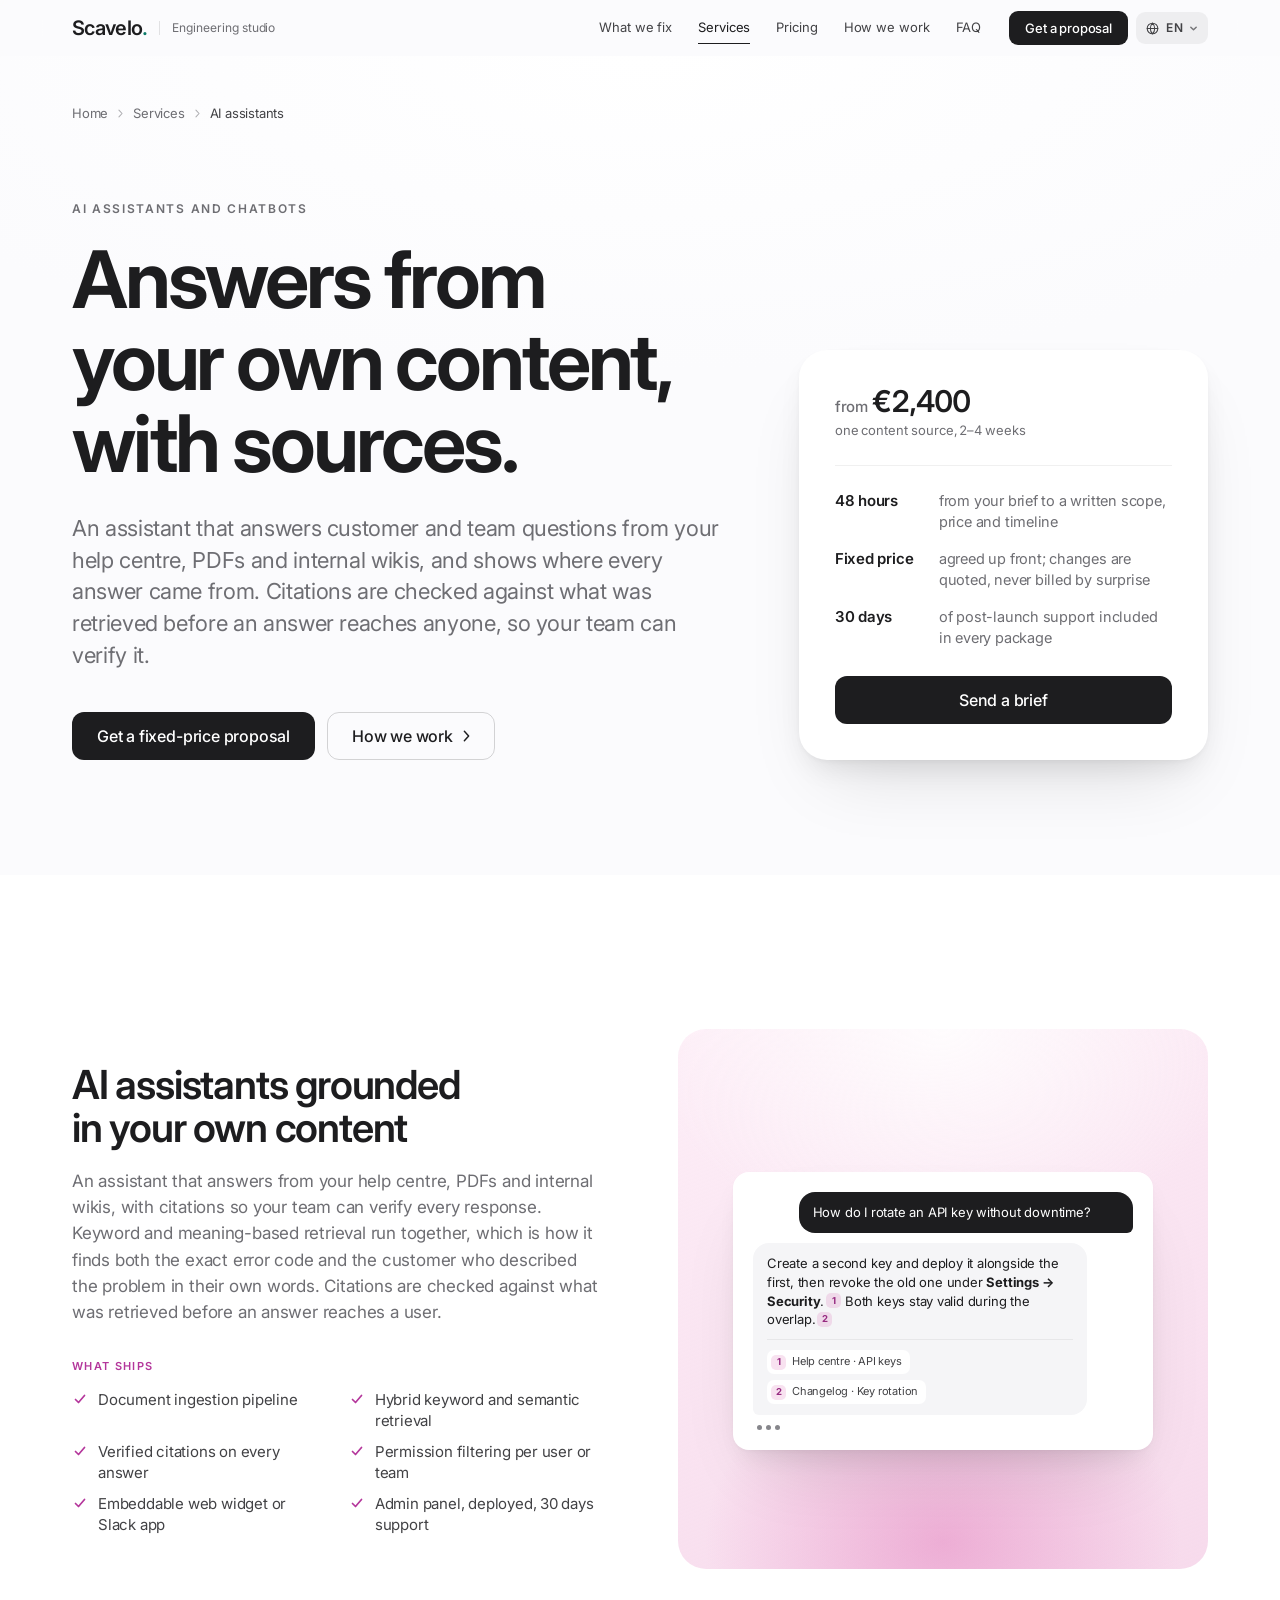
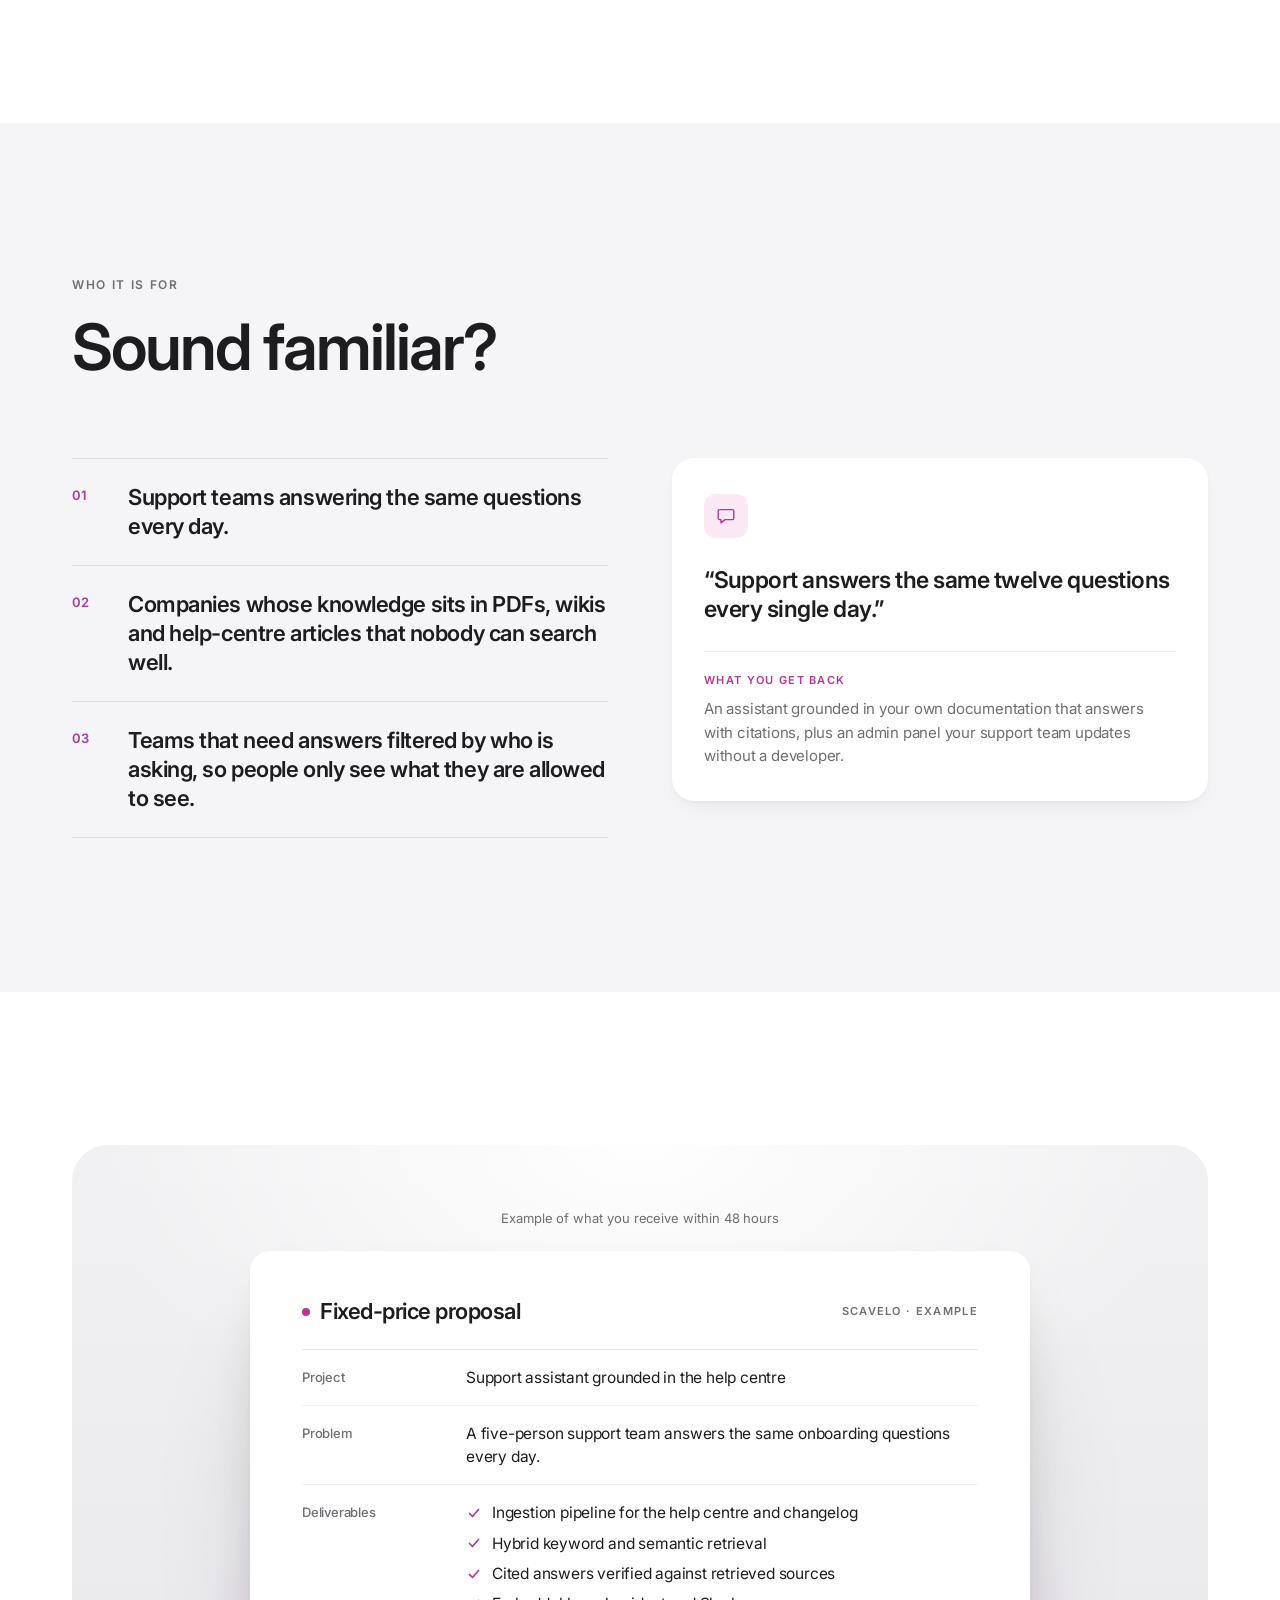
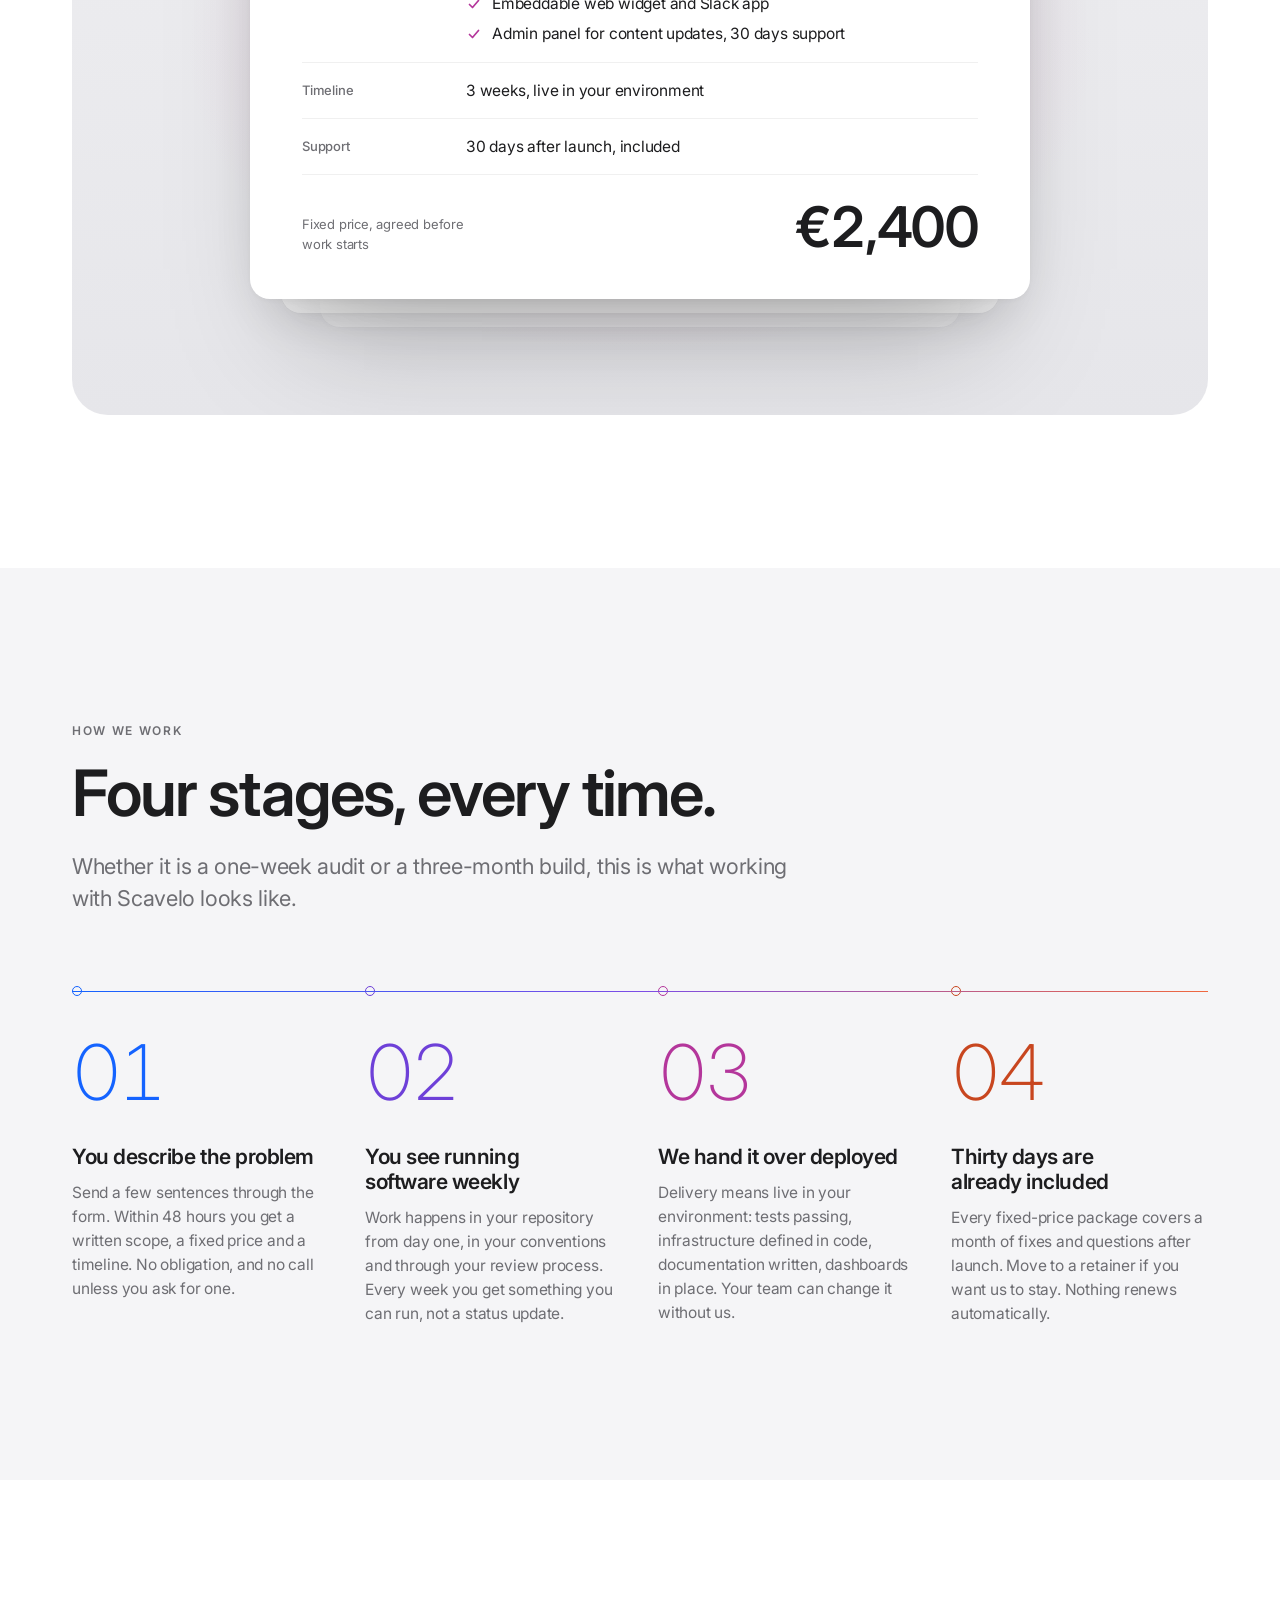
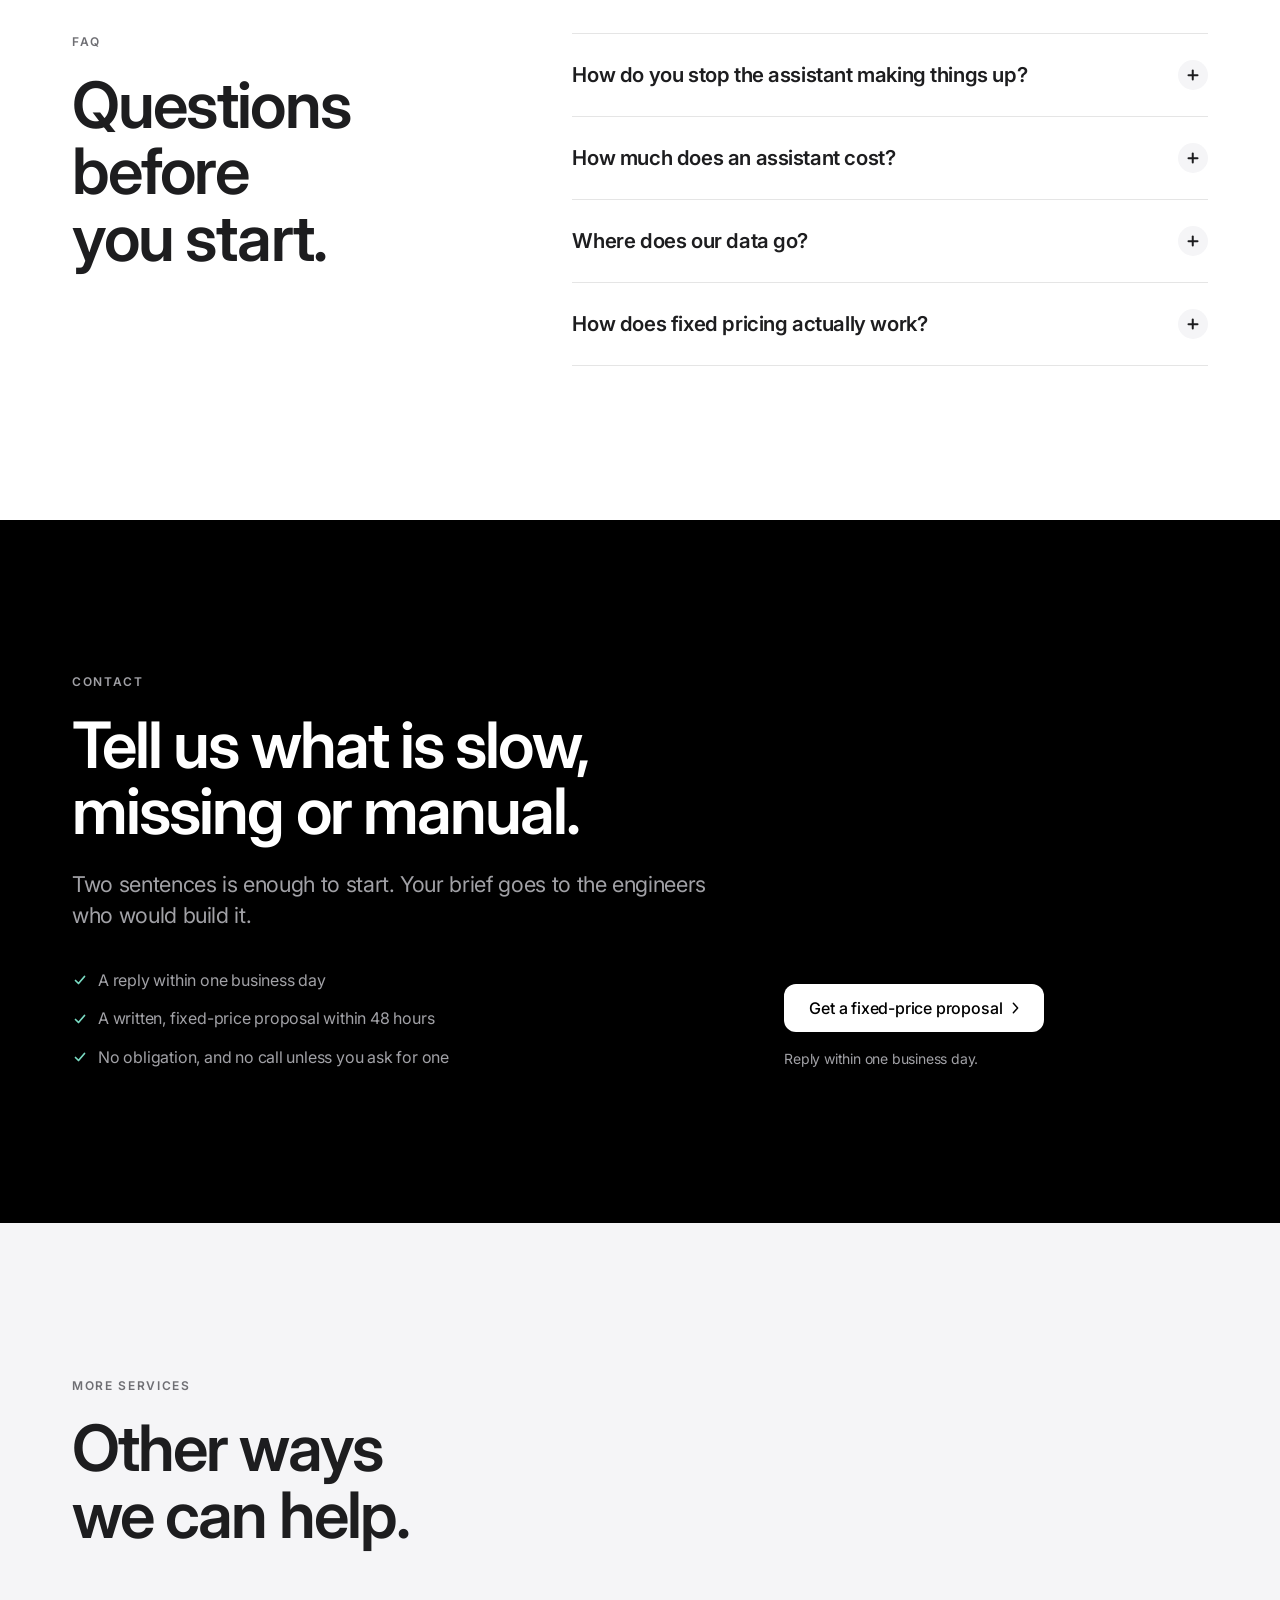
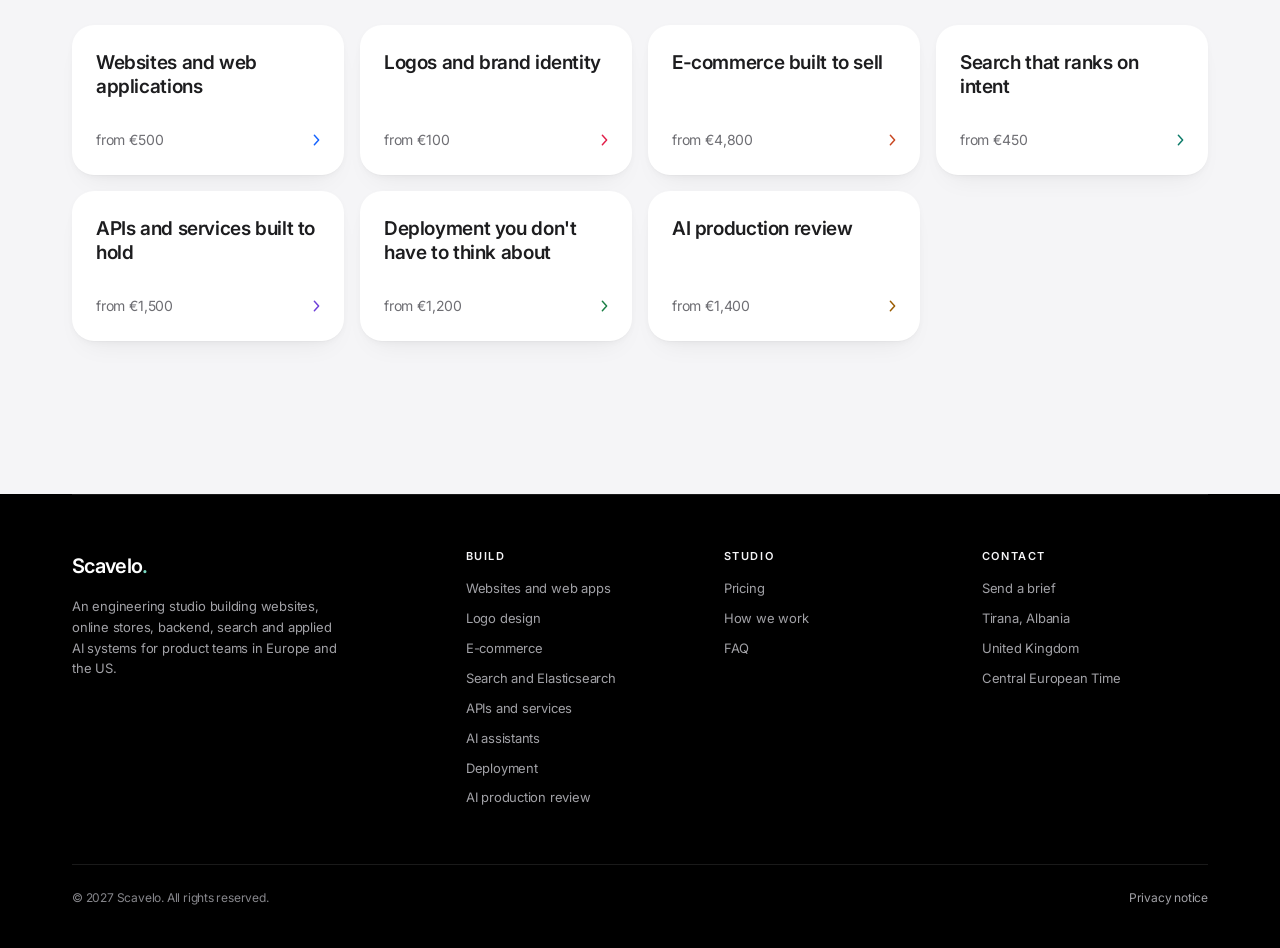
<file: ai-assistants/index.html>
<!DOCTYPE html>
<html lang="en" data-theme="color">
<head>
<meta charset="UTF-8">
<meta name="viewport" content="width=device-width, initial-scale=1.0">
<title>AI Assistants Grounded in Your Documents | Scavelo</title>
<meta name="description" content="AI assistants that answer from your help centre, PDFs and wikis, with verified citations on every answer. Web widget or Slack app, from €2,400.">
<link rel="canonical" href="https://scavelostudio.co.uk/ai-assistants/">
<meta name="theme-color" content="#FBFBFD">
<meta property="og:type" content="website">
<meta property="og:site_name" content="Scavelo">
<meta property="og:title" content="AI Assistants Grounded in Your Documents | Scavelo">
<meta property="og:description" content="AI assistants that answer from your help centre, PDFs and wikis, with verified citations on every answer. Web widget or Slack app, from €2,400.">
<meta property="og:url" content="https://scavelostudio.co.uk/ai-assistants/">
<meta property="og:image" content="https://scavelostudio.co.uk/og.png">
<meta property="og:image:width" content="1200">
<meta property="og:image:height" content="630">
<meta property="og:image:alt" content="Scavelo. Websites, online stores and logo design. Written scope and fixed price within 48 hours. Tirana, Albania, United Kingdom, scavelostudio.co.uk">
<meta name="twitter:card" content="summary_large_image">
<meta name="twitter:image:alt" content="Scavelo. Websites, online stores and logo design. Written scope and fixed price within 48 hours. Tirana, Albania, United Kingdom, scavelostudio.co.uk">
<link rel="icon" href="data:image/svg+xml,%3Csvg xmlns='http://www.w3.org/2000/svg' viewBox='0 0 64 64'%3E%3Crect width='64' height='64' rx='15' fill='%231D1D1F'/%3E%3Ctext x='29' y='44' font-family='-apple-system,Helvetica,Arial,sans-serif' font-size='36' font-weight='600' text-anchor='middle' fill='%23F5F5F7'%3ES%3C/text%3E%3Ccircle cx='45.5' cy='41.5' r='3.6' fill='%237ADBC3'/%3E%3C/svg%3E">
<link rel="apple-touch-icon" href="/assets/logo.png">
<link rel="preconnect" href="https://fonts.googleapis.com">
<link rel="preconnect" href="https://fonts.gstatic.com" crossorigin>
<link href="https://fonts.googleapis.com/css2?family=Inter:opsz,wght@14..32,200..700&display=swap" rel="stylesheet">
<link rel="stylesheet" href="/assets/site.css">
<!-- Entrance animations are for people only: automated browsers, such as AI agents, get every section in its final state at once -->
<script>if(!navigator.webdriver)document.documentElement.classList.add('js')</script>
<script type="application/ld+json">
{
  "@context": "https://schema.org",
  "@graph": [
    {
      "@type": "Service",
      "@id": "https://scavelostudio.co.uk/ai-assistants/#service",
      "name": "AI assistants and chatbots",
      "serviceType": "AI assistant development",
      "description": "AI assistants that answer from your help centre, PDFs and wikis, with verified citations on every answer. Web widget or Slack app, from €2,400.",
      "url": "https://scavelostudio.co.uk/ai-assistants/",
      "provider": {
        "@type": "ProfessionalService",
        "@id": "https://scavelostudio.co.uk/#organization",
        "name": "Scavelo",
        "url": "https://scavelostudio.co.uk/"
      },
      "areaServed": [
        "GB",
        "EU",
        "US"
      ],
      "offers": {
        "@type": "Offer",
        "url": "https://scavelostudio.co.uk/ai-assistants/",
        "priceCurrency": "EUR",
        "priceSpecification": {
          "@type": "PriceSpecification",
          "minPrice": 2400,
          "priceCurrency": "EUR"
        }
      }
    },
    {
      "@type": "BreadcrumbList",
      "itemListElement": [
        {
          "@type": "ListItem",
          "position": 1,
          "name": "Home",
          "item": "https://scavelostudio.co.uk/"
        },
        {
          "@type": "ListItem",
          "position": 2,
          "name": "AI assistants",
          "item": "https://scavelostudio.co.uk/ai-assistants/"
        }
      ]
    },
    {
      "@type": "FAQPage",
      "mainEntity": [
        {
          "@type": "Question",
          "name": "How do you stop the assistant making things up?",
          "acceptedAnswer": {
            "@type": "Answer",
            "text": "It answers from the content it retrieves, and every citation is checked against those sources before the answer is shown, so a claim without a source does not reach your users."
          }
        },
        {
          "@type": "Question",
          "name": "How much does an assistant cost?",
          "acceptedAnswer": {
            "@type": "Answer",
            "text": "An assistant on one content source starts from €2,400 and takes two to four weeks, including the web widget, the admin panel and 30 days of support. One with several sources, single sign-on, usage analytics and permission filtering starts from €4,500."
          }
        },
        {
          "@type": "Question",
          "name": "Where does our data go?",
          "acceptedAnswer": {
            "@type": "Answer",
            "text": "Personal data is stripped before it reaches any third-party model. The assistant can run on OpenAI, Anthropic or open-weight models hosted in your own infrastructure, chosen to fit your privacy requirements."
          }
        },
        {
          "@type": "Question",
          "name": "How does fixed pricing actually work?",
          "acceptedAnswer": {
            "@type": "Answer",
            "text": "Send a brief and you get back a one-page scope covering deliverables, price and timeline. Work starts on a 50% deposit and the balance is due on delivery. Anything outside that written scope is quoted separately before it is built, so the final invoice matches the number you agreed."
          }
        }
      ]
    }
  ]
}
</script>
</head>
<body id="top">

<header class="nav-bar" id="nav">
  <div class="wrap nav">
    <a class="brand" href="/" aria-label="Scavelo, home page"><span class="mark">Scavelo<i>.</i></span><span class="tag">Engineering studio</span></a>
    <nav class="links" id="links" aria-label="Main">
      <a href="/#fix" style="--i:0">What we fix</a>
      <a class="active" href="/#services" style="--i:1">Services</a>
      <a href="/#pricing" style="--i:2">Pricing</a>
      <a href="/#process" style="--i:3">How we work</a>
      <a href="/#faq" style="--i:4">FAQ</a>
      <a class="btn btn-sm" href="/?service=AI+assistant+on+our+content#contact" style="--i:5">Get a proposal</a>
    </nav>
    <div class="lang" id="lang"></div>
    <button class="menu-btn" id="menu-btn" data-i18n-skip aria-controls="links" aria-expanded="false" aria-label="Open menu"><span class="bars" aria-hidden="true"></span></button>
  </div>
</header>

<main data-tone="ai">

<section class="pg-hero">
  <div class="wrap">
    <nav aria-label="Breadcrumb"><ol class="crumbs"><li><a href="/">Home</a></li><li><a href="/#services">Services</a></li><li><span aria-current="page">AI assistants</span></li></ol></nav>
    <div class="pg-grid">
      <div>
        <h1><span class="eyebrow h1-kicker">AI assistants and chatbots</span> <span class="h1-line">Answers from your own content, with sources.</span></h1>
        <p class="hero-lede">An assistant that answers customer and team questions from your help centre, PDFs and internal wikis, and shows where every answer came from. Citations are checked against what was retrieved before an answer reaches anyone, so your team can verify it.</p>
        <div class="actions reveal" style="--d:.1s">
          <a class="btn" href="/?service=AI+assistant+on+our+content#contact">Get a fixed-price proposal</a>
          <a class="btn btn-line" href="#process">How we work <span class="chev" aria-hidden="true"></span></a>
        </div>
      </div>
      <div class="pg-card reveal" style="--d:.16s">
        <div class="svc-price">
          <div class="p num"><span class="from">from</span>€2,400<small>one content source, 2–4 weeks</small></div>
        </div>
        <ul class="facts">
          <li><b>48 hours</b><span>from your brief to a written scope, price and timeline</span></li>
          <li><b>Fixed price</b><span>agreed up front; changes are quoted, never billed by surprise</span></li>
          <li><b>30 days</b><span>of post-launch support included in every package</span></li>
        </ul>
        <a class="btn" href="/?service=AI+assistant+on+our+content#contact">Send a brief</a>
      </div>
    </div>
  </div>
</section>

<section class="section bg-white pg-svc">
  <div class="wrap">
    <article data-tone="ai" class="svc">
      <div class="svc-text reveal">
        <h2 class="svc-h">AI assistants grounded in your own content</h2>
        <p>An assistant that answers from your help centre, PDFs and internal wikis, with citations so your team can verify every response. Keyword and meaning-based retrieval run together, which is how it finds both the exact error code and the customer who described the problem in their own words. Citations are checked against what was retrieved before an answer reaches a user.</p>
        <div class="ships"><b>What ships</b><ul class="ck"><li>Document ingestion pipeline</li><li>Hybrid keyword and semantic retrieval</li><li>Verified citations on every answer</li><li>Permission filtering per user or team</li><li>Embeddable web widget or Slack app</li><li>Admin panel, deployed, 30 days support</li></ul></div>
      </div>
      <div class="viz reveal" style="--d:.1s" aria-hidden="true">
        <div class="viz-card" data-parallax=".05" data-max="12">
          <div class="bubble me">How do I rotate an API key without downtime?</div>
          <div class="bubble ai">Create a second key and deploy it alongside the first, then revoke the old one under <b>Settings → Security</b>.<sup>1</sup> Both keys stay valid during the overlap.<sup>2</sup>
            <div class="sources"><span><i>1</i>Help centre · API keys</span><span><i>2</i>Changelog · Key rotation</span></div>
          </div>
          <div class="v-typing"><span></span><span></span><span></span></div>
        </div>
      </div>
    </article>
  </div>
</section>

<section class="section bg-mist">
  <div class="wrap">
    <div class="sec-head reveal">
      <p class="eyebrow">Who it is for</p>
      <h2 class="h-section">Sound familiar?</h2>
    </div>
    <div class="who-grid">
      <ul class="who reveal">
        <li><span class="n" aria-hidden="true">01</span><span>Support teams answering the same questions every day.</span></li>
        <li><span class="n" aria-hidden="true">02</span><span>Companies whose knowledge sits in PDFs, wikis and help-centre articles that nobody can search well.</span></li>
        <li><span class="n" aria-hidden="true">03</span><span>Teams that need answers filtered by who is asking, so people only see what they are allowed to see.</span></li>
      </ul>
      <div class="who-cards">
      <div data-tone="ai" class="card sym reveal">
        <div class="ico" aria-hidden="true"><svg viewBox="0 0 24 24" fill="none" stroke="currentColor" stroke-width="1.5" stroke-linecap="round" stroke-linejoin="round"><path d="M5 5h14a1.5 1.5 0 0 1 1.5 1.5v8A1.5 1.5 0 0 1 19 16h-8l-4.5 3.5V16H5a1.5 1.5 0 0 1-1.5-1.5v-8A1.5 1.5 0 0 1 5 5z"/></svg></div>
        <q>Support answers the same twelve questions every single day.</q>
        <div class="fix"><b>What you get back</b>An assistant grounded in your own documentation that answers with citations, plus an admin panel your support team updates without a developer.</div>
      </div>
      </div>
    </div>
  </div>
</section>

<section class="section bg-white pg-doc">
  <div class="wrap">
    <div class="stage reveal" data-tone="ai">
      <div class="stage-inner">
        <div class="stage-top"><p class="doc-label" id="doc-label">Example of what you receive within 48 hours</p></div>
        <div class="doc-stack" data-parallax=".035">
          <article class="doc" data-proposal="4" aria-describedby="doc-label">
            <div class="doc-head"><span class="t">Fixed-price proposal</span><span class="ref">Scavelo · example</span></div>
            <div class="doc-body">
              <div class="doc-row"><span class="k">Project</span><span class="v" data-f="project">Support assistant grounded in the help centre</span></div>
              <div class="doc-row"><span class="k">Problem</span><span class="v" data-f="problem">A five-person support team answers the same onboarding questions every day.</span></div>
              <div class="doc-row"><span class="k">Deliverables</span><span class="v"><ul class="ck" data-f="items"><li>Ingestion pipeline for the help centre and changelog</li><li>Hybrid keyword and semantic retrieval</li><li>Cited answers verified against retrieved sources</li><li>Embeddable web widget and Slack app</li><li>Admin panel for content updates, 30 days support</li></ul></span></div>
              <div class="doc-row"><span class="k">Timeline</span><span class="v" data-f="time">3 weeks, live in your environment</span></div>
              <div class="doc-row"><span class="k">Support</span><span class="v">30 days after launch, included</span></div>
              <div class="doc-total"><span class="k">Fixed price, agreed before work starts</span><span class="price num" data-f="price">€2,400</span></div>
            </div>
          </article>
        </div>
      </div>
    </div>
  </div>
</section>

<section id="process" class="section bg-mist">
  <div class="wrap">
    <div class="sec-head reveal">
      <p class="eyebrow">How we work</p>
      <h2 class="h-section">Four stages, every time.</h2>
      <p class="lead">Whether it is a one-week audit or a three-month build, this is what working with Scavelo looks like.</p>
    </div>
    <div class="steps">
      <div class="step reveal"><div class="n num">01</div><h3>You describe the problem</h3><p>Send a few sentences through the form. Within 48 hours you get a written scope, a fixed price and a timeline. No obligation, and no call unless you ask for one.</p></div>
      <div class="step reveal" style="--d:.1s"><div class="n num">02</div><h3>You see running software weekly</h3><p>Work happens in your repository from day one, in your conventions and through your review process. Every week you get something you can run, not a status update.</p></div>
      <div class="step reveal" style="--d:.2s"><div class="n num">03</div><h3>We hand it over deployed</h3><p>Delivery means live in your environment: tests passing, infrastructure defined in code, documentation written, dashboards in place. Your team can change it without us.</p></div>
      <div class="step reveal" style="--d:.3s"><div class="n num">04</div><h3>Thirty days are already included</h3><p>Every fixed-price package covers a month of fixes and questions after launch. Move to a retainer if you want us to stay. Nothing renews automatically.</p></div>
    </div>
  </div>
</section>

<section class="section bg-white">
  <div class="wrap faq-grid">
    <div class="sec-head reveal">
      <p class="eyebrow">FAQ</p>
      <h2 class="h-section">Questions before you start.</h2>
    </div>
    <div class="faq reveal" style="--d:.08s">
      <details><summary>How do you stop the assistant making things up?<span class="pm" aria-hidden="true"></span></summary><div class="a">It answers from the content it retrieves, and every citation is checked against those sources before the answer is shown, so a claim without a source does not reach your users.</div></details>
      <details><summary>How much does an assistant cost?<span class="pm" aria-hidden="true"></span></summary><div class="a">An assistant on one content source starts from €2,400 and takes two to four weeks, including the web widget, the admin panel and 30 days of support. One with several sources, single sign-on, usage analytics and permission filtering starts from €4,500.</div></details>
      <details><summary>Where does our data go?<span class="pm" aria-hidden="true"></span></summary><div class="a">Personal data is stripped before it reaches any third-party model. The assistant can run on OpenAI, Anthropic or open-weight models hosted in your own infrastructure, chosen to fit your privacy requirements.</div></details>
      <details><summary>How does fixed pricing actually work?<span class="pm" aria-hidden="true"></span></summary><div class="a">Send a brief and you get back a one-page scope covering deliverables, price and timeline. Work starts on a 50% deposit and the balance is due on delivery. Anything outside that written scope is quoted separately before it is built, so the final invoice matches the number you agreed.</div></details>
    </div>
  </div>
</section>

<section class="section dark contact">
  <div class="wrap cta-grid">
    <div class="reveal">
      <p class="eyebrow">Contact</p>
      <h2 class="h-section">Tell us what is slow, missing or manual.</h2>
      <p class="lead">Two sentences is enough to start. Your brief goes to the engineers who would build it.</p>
      <ul class="ck">
        <li>A reply within one business day</li>
        <li>A written, fixed-price proposal within 48 hours</li>
        <li>No obligation, and no call unless you ask for one</li>
      </ul>
    </div>
    <div class="cta-side reveal" style="--d:.1s">
      <a class="btn btn-light" href="/?service=AI+assistant+on+our+content#contact">Get a fixed-price proposal <span class="chev" aria-hidden="true"></span></a>
      <span class="note">Reply within one business day.</span>
    </div>
  </div>
</section>

<section class="section bg-mist">
  <div class="wrap">
    <div class="sec-head reveal">
      <p class="eyebrow">More services</p>
      <h2 class="h-section">Other ways we can help.</h2>
    </div>
    <div class="rel-grid">
      <a data-tone="web" class="rel reveal" href="/web-design/"><b>Websites and web applications</b><span><span><span class="from">from</span>€500</span><span class="chev" aria-hidden="true"></span></span></a>
      <a data-tone="brand" class="rel reveal" href="/logo-design/"><b>Logos and brand identity</b><span><span><span class="from">from</span>€100</span><span class="chev" aria-hidden="true"></span></span></a>
      <a data-tone="shop" class="rel reveal" href="/online-stores/"><b>E-commerce built to sell</b><span><span><span class="from">from</span>€4,800</span><span class="chev" aria-hidden="true"></span></span></a>
      <a data-tone="search" class="rel reveal" href="/elasticsearch/"><b>Search that ranks on intent</b><span><span><span class="from">from</span>€450</span><span class="chev" aria-hidden="true"></span></span></a>
      <a data-tone="api" class="rel reveal" href="/api-development/"><b>APIs and services built to hold</b><span><span><span class="from">from</span>€1,500</span><span class="chev" aria-hidden="true"></span></span></a>
      <a data-tone="ops" class="rel reveal" href="/deployment/"><b>Deployment you don't have to think about</b><span><span><span class="from">from</span>€1,200</span><span class="chev" aria-hidden="true"></span></span></a>
      <a data-tone="review" class="rel reveal" href="/ai-review/"><b>AI production review</b><span><span><span class="from">from</span>€1,400</span><span class="chev" aria-hidden="true"></span></span></a>
    </div>
  </div>
</section>

</main>

<footer>
  <div class="wrap">
    <div class="foot-top">
      <div>
        <a class="brand" href="/"><span class="mark">Scavelo<i>.</i></span></a>
        <p>An engineering studio building websites, online stores, backend, search and applied AI systems for product teams in Europe and the US.</p>
      </div>
      <div><h4>Build</h4><ul><li><a href="/web-design/">Websites and web apps</a></li><li><a href="/logo-design/">Logo design</a></li><li><a href="/online-stores/">E-commerce</a></li><li><a href="/elasticsearch/">Search and Elasticsearch</a></li><li><a href="/api-development/">APIs and services</a></li><li><a href="/ai-assistants/">AI assistants</a></li><li><a href="/deployment/">Deployment</a></li><li><a href="/ai-review/">AI production review</a></li></ul></div>
      <div><h4>Studio</h4><ul><li><a href="/#pricing">Pricing</a></li><li><a href="/#process">How we work</a></li><li><a href="/#faq">FAQ</a></li></ul></div>
      <div><h4>Contact</h4><ul><li><a href="/#contact">Send a brief</a></li><li>Tirana, Albania</li><li>United Kingdom</li><li>Central European Time</li></ul></div>
    </div>
    <div class="foot-bottom">
      <span>© 2027 Scavelo. All rights reserved.</span>
      <span><a href="/privacy.html">Privacy notice</a></span>
    </div>
  </div>
</footer>

<script src="/i18n/i18n.js"></script>
<script src="/assets/page.js"></script>
</body>
</html>
</file>
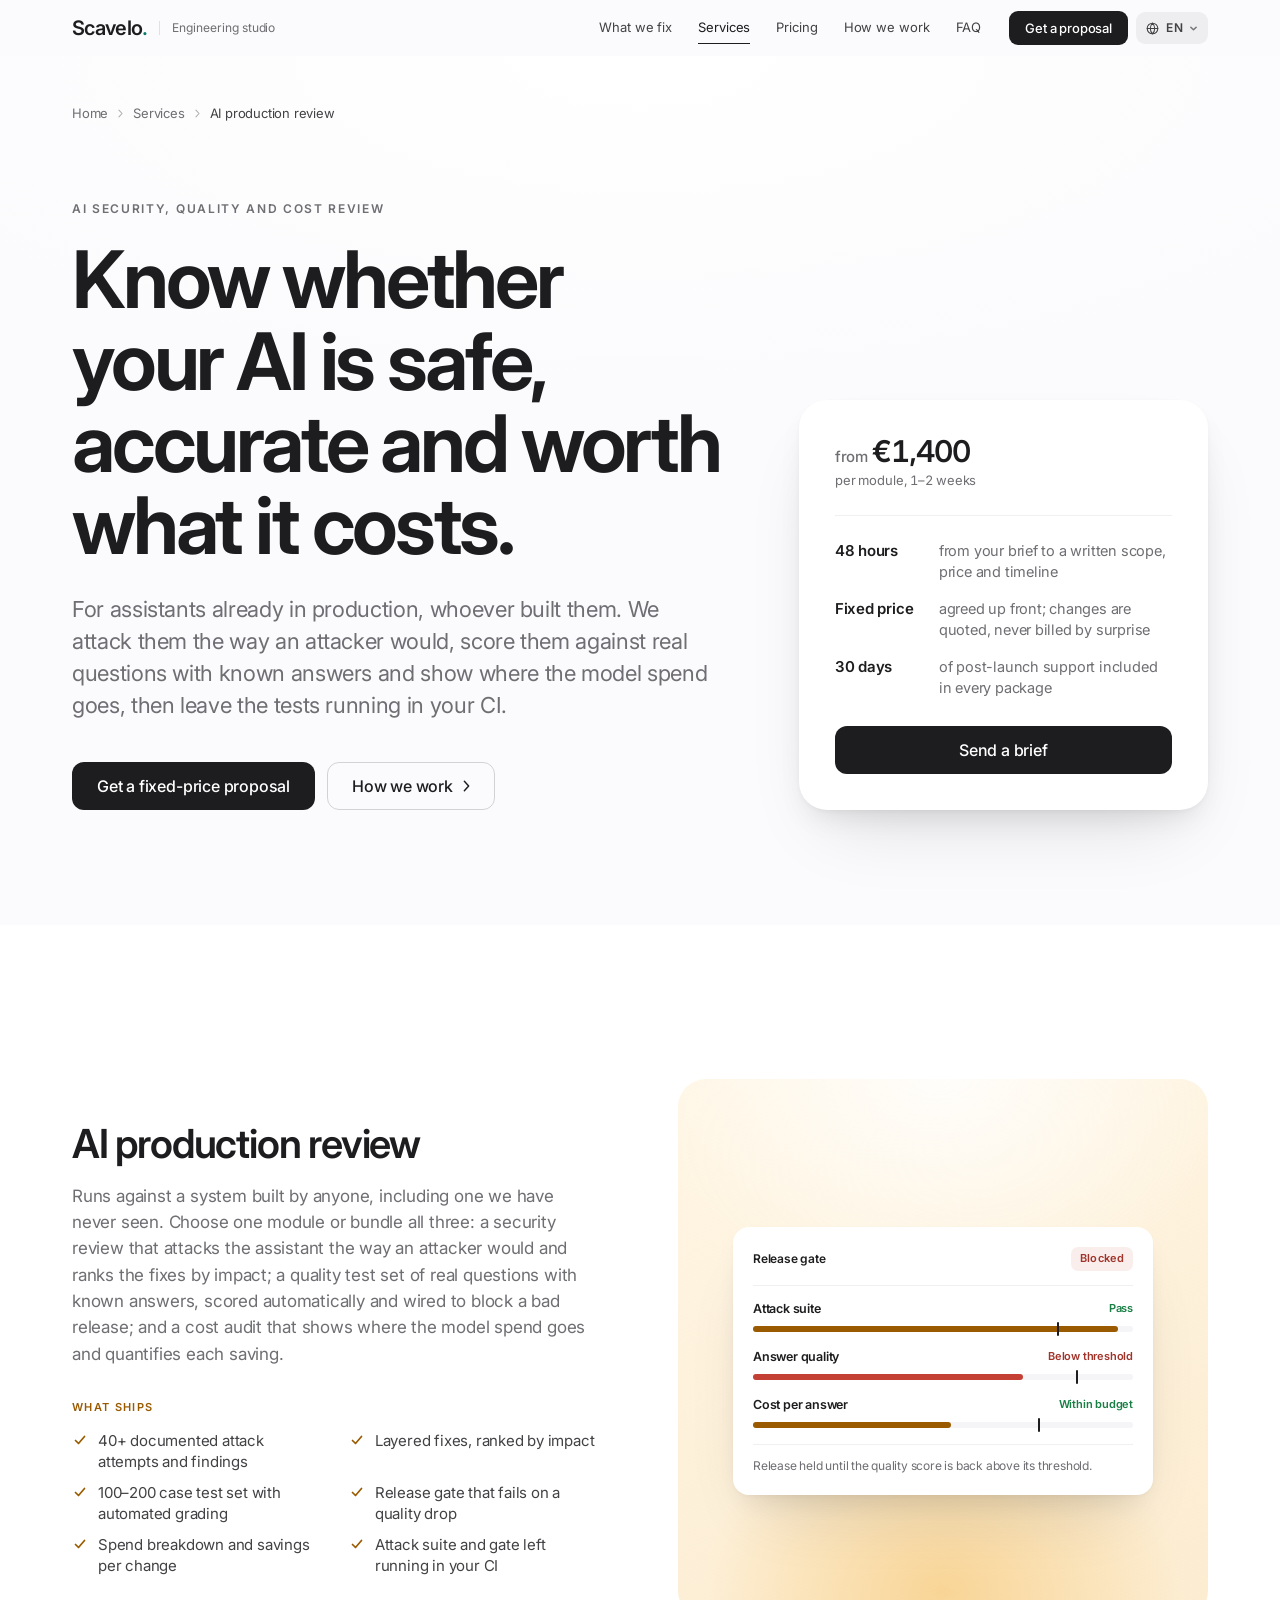
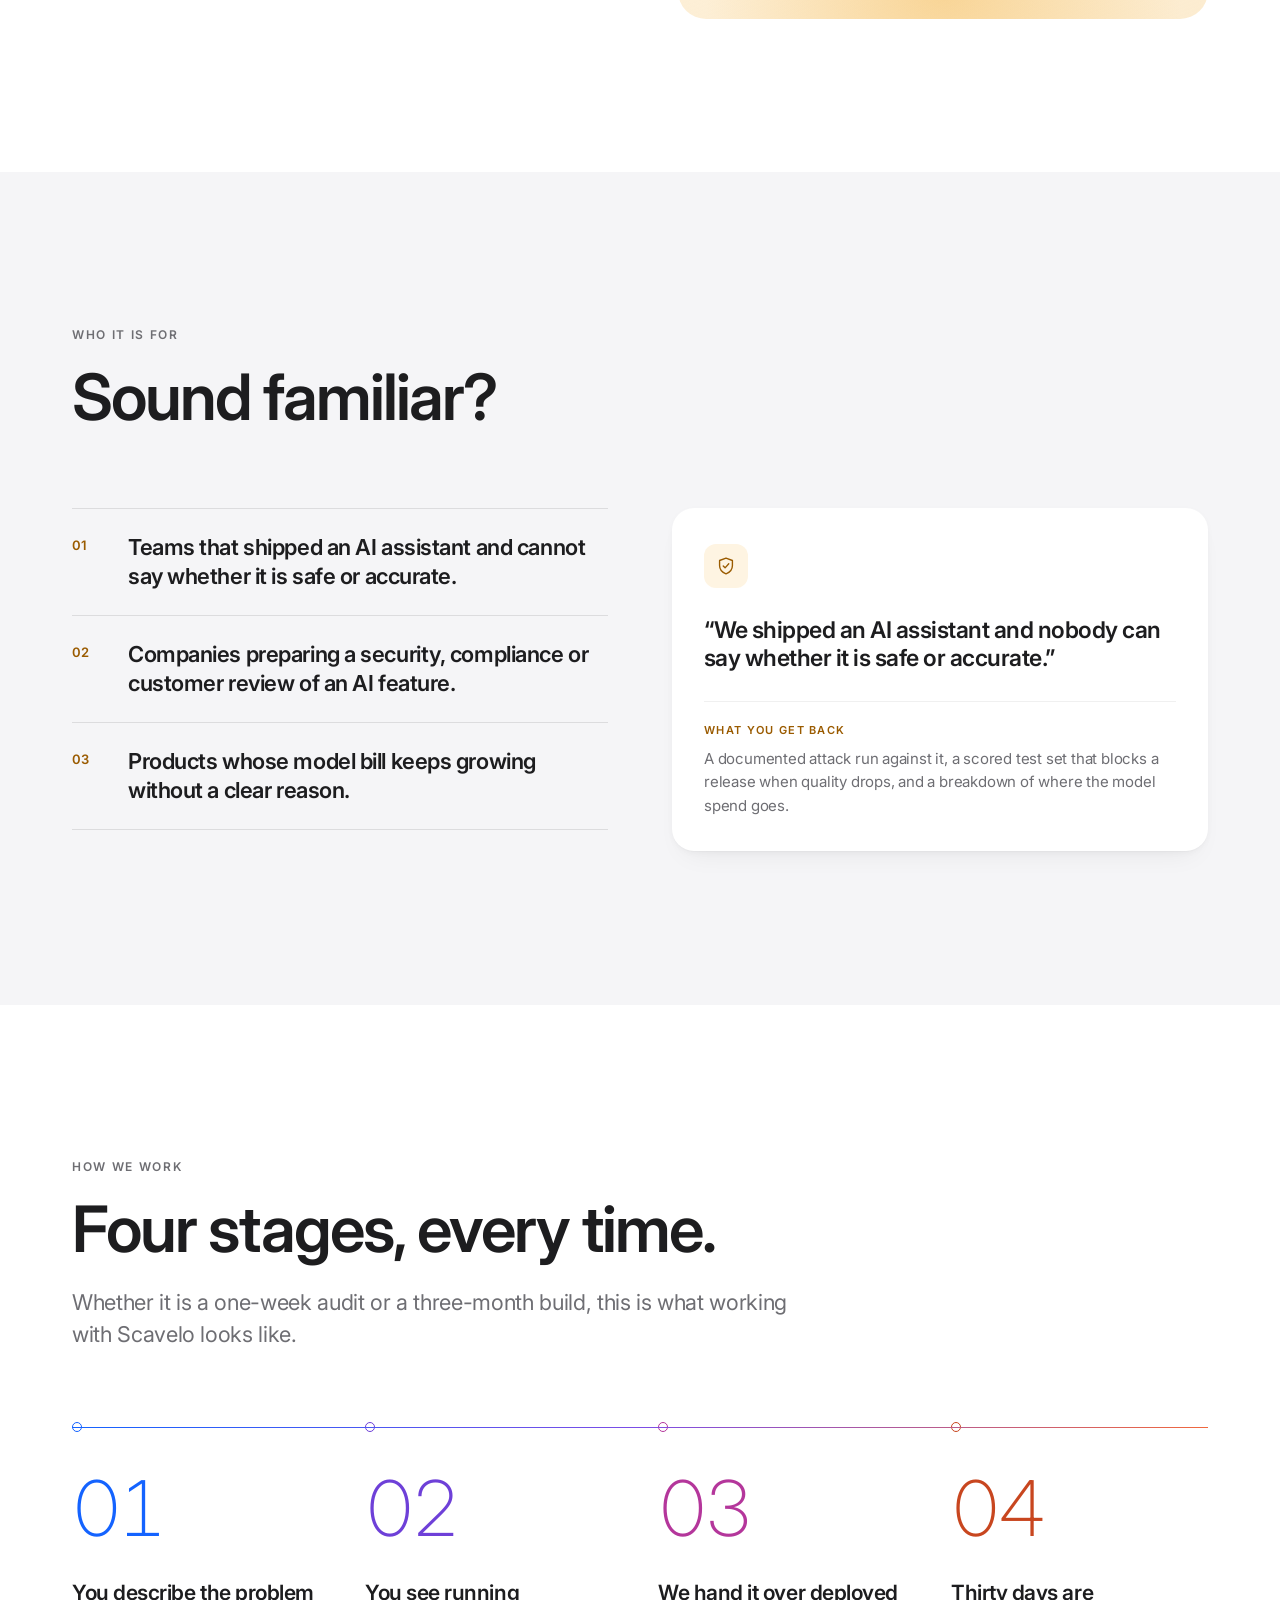
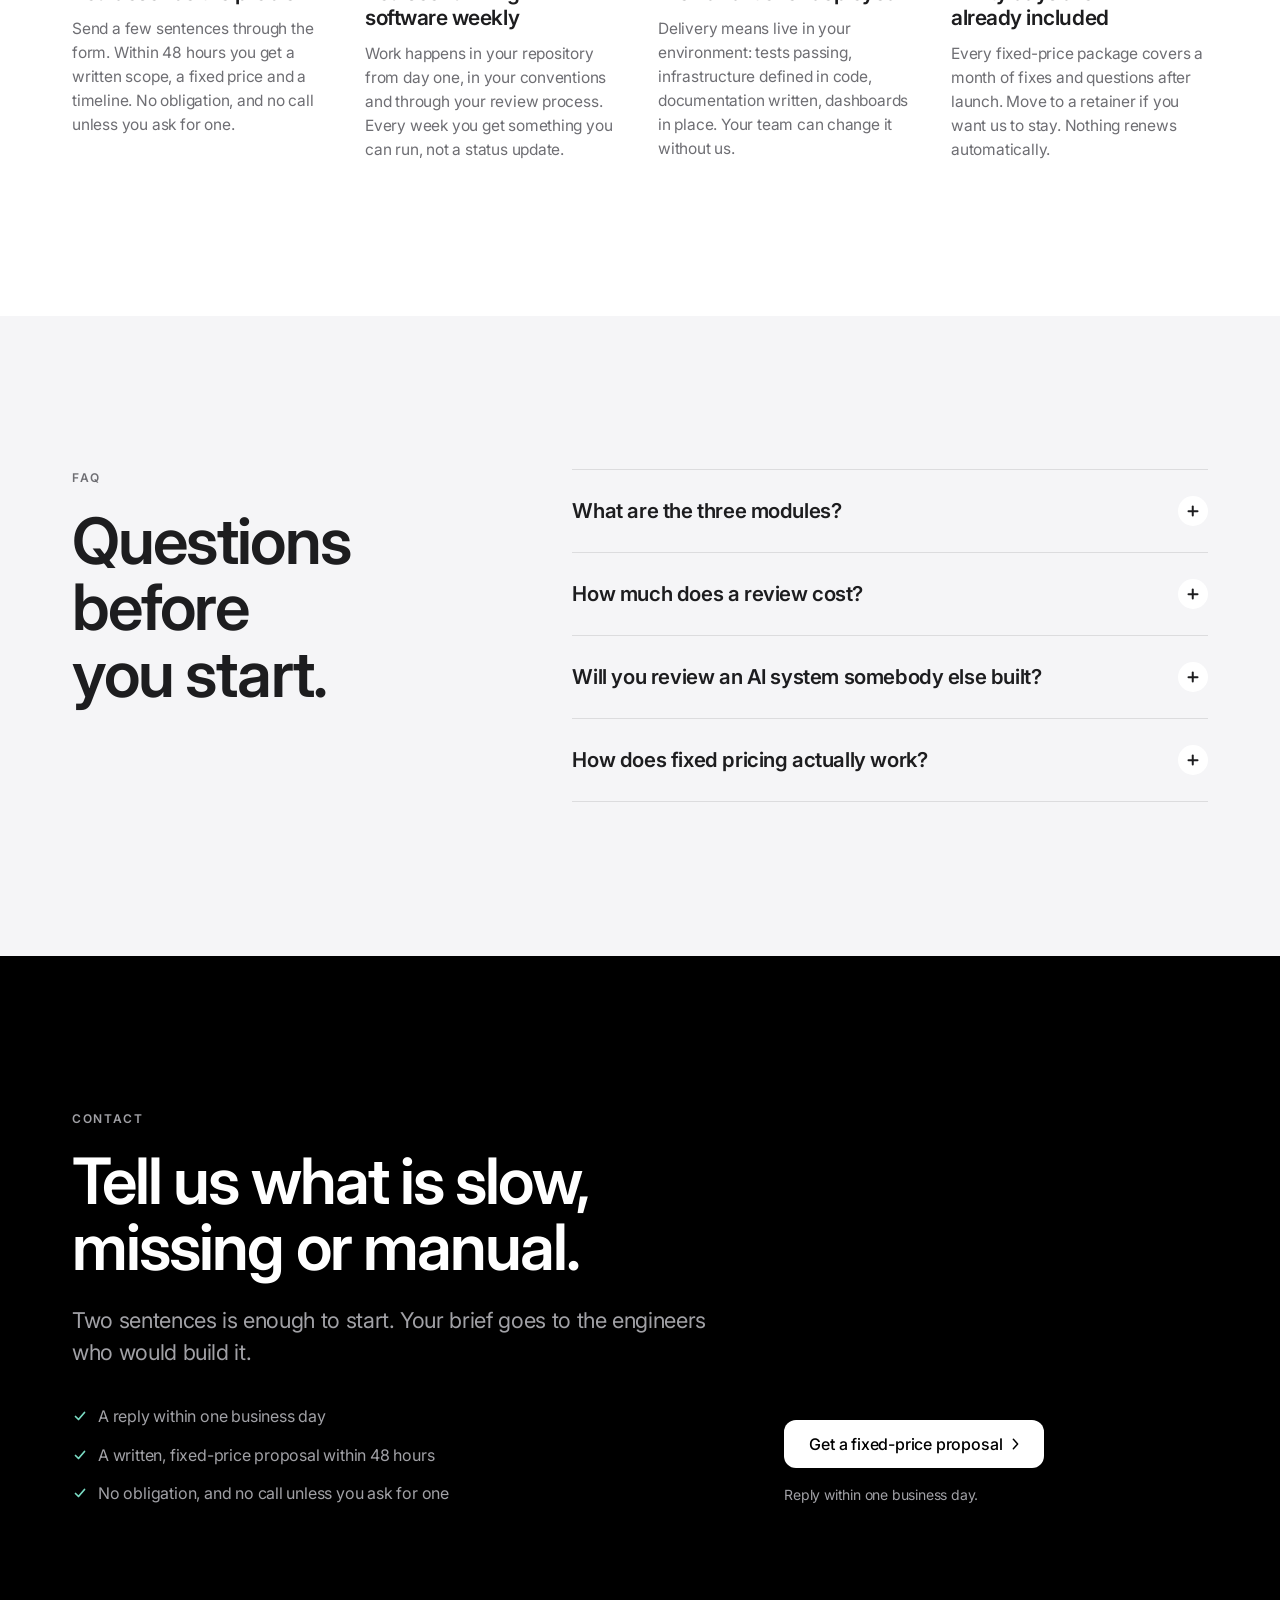
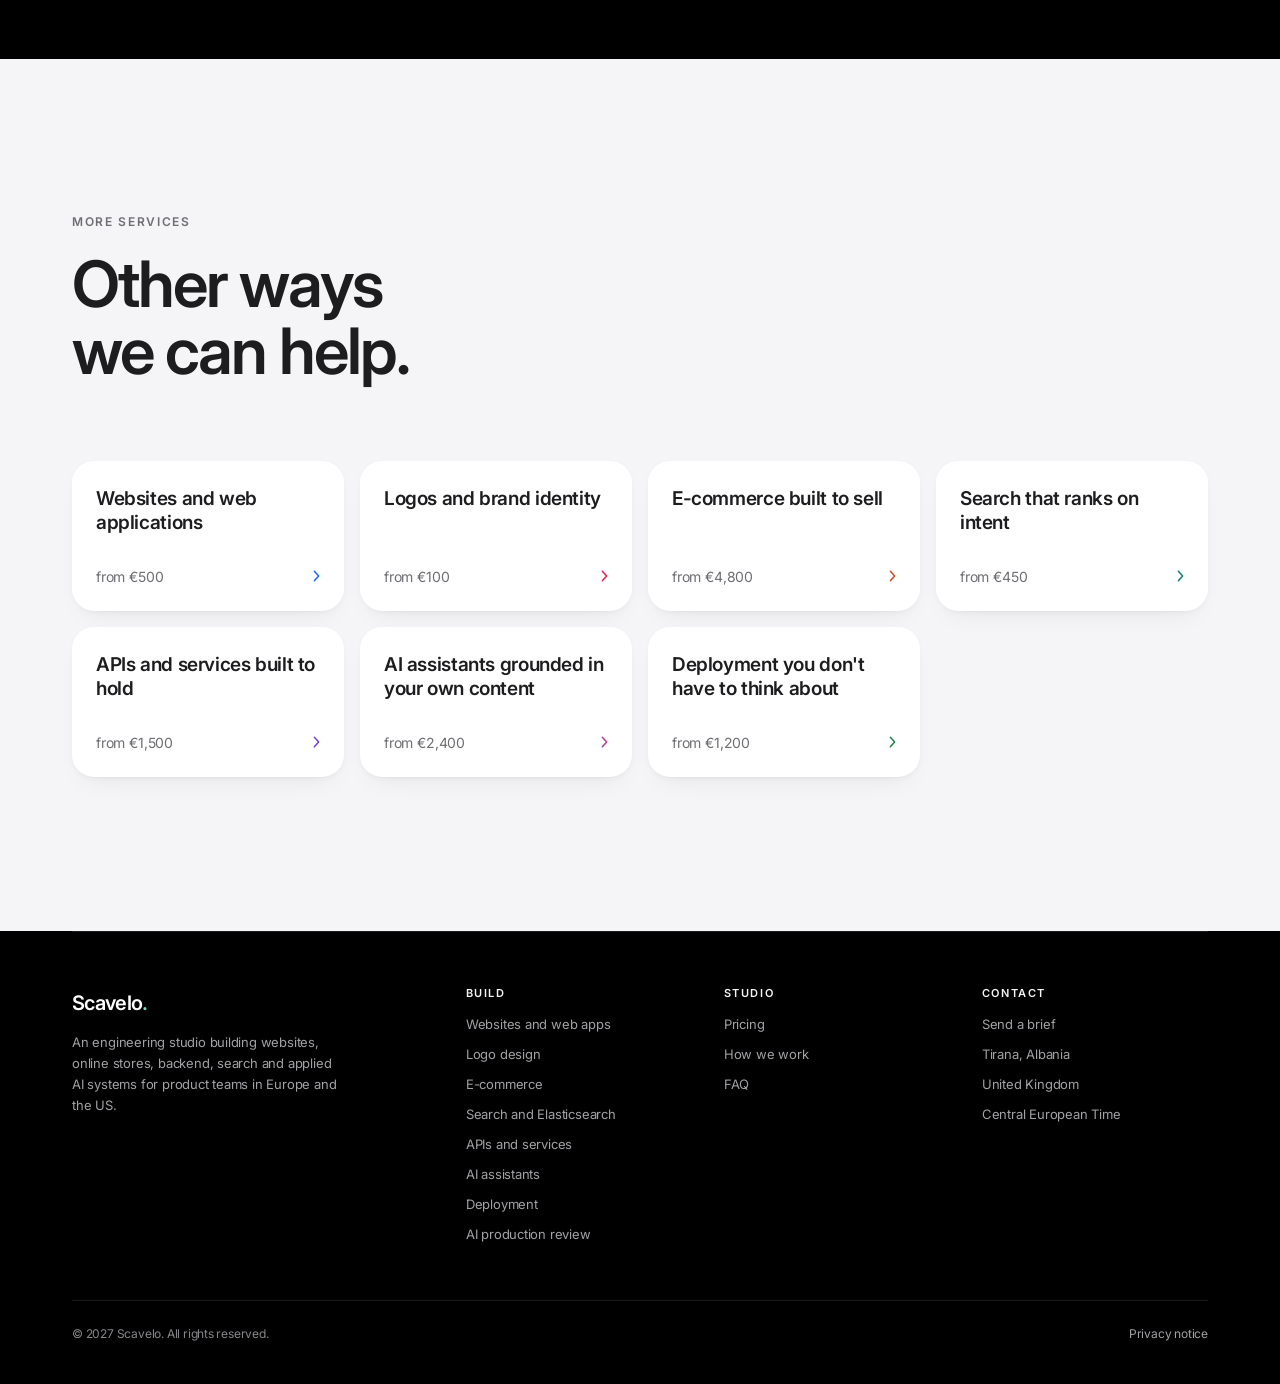
<file: ai-review/index.html>
<!DOCTYPE html>
<html lang="en" data-theme="color">
<head>
<meta charset="UTF-8">
<meta name="viewport" content="width=device-width, initial-scale=1.0">
<title>AI Security and Quality Review for LLM Apps | Scavelo</title>
<meta name="description" content="Review of AI assistants in production: security testing, a scored quality test set with a release gate, and a cost audit. From €1,400 per module.">
<link rel="canonical" href="https://scavelostudio.co.uk/ai-review/">
<meta name="theme-color" content="#FBFBFD">
<meta property="og:type" content="website">
<meta property="og:site_name" content="Scavelo">
<meta property="og:title" content="AI Security and Quality Review for LLM Apps | Scavelo">
<meta property="og:description" content="Review of AI assistants in production: security testing, a scored quality test set with a release gate, and a cost audit. From €1,400 per module.">
<meta property="og:url" content="https://scavelostudio.co.uk/ai-review/">
<meta property="og:image" content="https://scavelostudio.co.uk/og.png">
<meta property="og:image:width" content="1200">
<meta property="og:image:height" content="630">
<meta property="og:image:alt" content="Scavelo. Websites, online stores and logo design. Written scope and fixed price within 48 hours. Tirana, Albania, United Kingdom, scavelostudio.co.uk">
<meta name="twitter:card" content="summary_large_image">
<meta name="twitter:image:alt" content="Scavelo. Websites, online stores and logo design. Written scope and fixed price within 48 hours. Tirana, Albania, United Kingdom, scavelostudio.co.uk">
<link rel="icon" href="data:image/svg+xml,%3Csvg xmlns='http://www.w3.org/2000/svg' viewBox='0 0 64 64'%3E%3Crect width='64' height='64' rx='15' fill='%231D1D1F'/%3E%3Ctext x='29' y='44' font-family='-apple-system,Helvetica,Arial,sans-serif' font-size='36' font-weight='600' text-anchor='middle' fill='%23F5F5F7'%3ES%3C/text%3E%3Ccircle cx='45.5' cy='41.5' r='3.6' fill='%237ADBC3'/%3E%3C/svg%3E">
<link rel="apple-touch-icon" href="/assets/logo.png">
<link rel="preconnect" href="https://fonts.googleapis.com">
<link rel="preconnect" href="https://fonts.gstatic.com" crossorigin>
<link href="https://fonts.googleapis.com/css2?family=Inter:opsz,wght@14..32,200..700&display=swap" rel="stylesheet">
<link rel="stylesheet" href="/assets/site.css">
<!-- Entrance animations are for people only: automated browsers, such as AI agents, get every section in its final state at once -->
<script>if(!navigator.webdriver)document.documentElement.classList.add('js')</script>
<script type="application/ld+json">
{
  "@context": "https://schema.org",
  "@graph": [
    {
      "@type": "Service",
      "@id": "https://scavelostudio.co.uk/ai-review/#service",
      "name": "AI security, quality and cost review",
      "serviceType": "AI security and quality review",
      "description": "Review of AI assistants in production: security testing, a scored quality test set with a release gate, and a cost audit. From €1,400 per module.",
      "url": "https://scavelostudio.co.uk/ai-review/",
      "provider": {
        "@type": "ProfessionalService",
        "@id": "https://scavelostudio.co.uk/#organization",
        "name": "Scavelo",
        "url": "https://scavelostudio.co.uk/"
      },
      "areaServed": [
        "GB",
        "EU",
        "US"
      ],
      "offers": {
        "@type": "Offer",
        "url": "https://scavelostudio.co.uk/ai-review/",
        "priceCurrency": "EUR",
        "priceSpecification": {
          "@type": "PriceSpecification",
          "minPrice": 1400,
          "priceCurrency": "EUR"
        }
      }
    },
    {
      "@type": "BreadcrumbList",
      "itemListElement": [
        {
          "@type": "ListItem",
          "position": 1,
          "name": "Home",
          "item": "https://scavelostudio.co.uk/"
        },
        {
          "@type": "ListItem",
          "position": 2,
          "name": "AI production review",
          "item": "https://scavelostudio.co.uk/ai-review/"
        }
      ]
    },
    {
      "@type": "FAQPage",
      "mainEntity": [
        {
          "@type": "Question",
          "name": "What are the three modules?",
          "acceptedAnswer": {
            "@type": "Answer",
            "text": "A security review with 40 or more documented attack attempts and fixes ranked by impact; a quality test set of 100 to 200 cases with automated grading and a release gate; and a cost audit that breaks down model spend and quantifies each saving."
          }
        },
        {
          "@type": "Question",
          "name": "How much does a review cost?",
          "acceptedAnswer": {
            "@type": "Answer",
            "text": "Each module starts from €1,400 and takes one to two weeks. Bundle all three and the third is half price."
          }
        },
        {
          "@type": "Question",
          "name": "Will you review an AI system somebody else built?",
          "acceptedAnswer": {
            "@type": "Answer",
            "text": "That is what the review service is for. The security review, the quality test set and the cost audit all run against a system already in production, whoever wrote it. We will not propose a rebuild unless the findings call for one."
          }
        },
        {
          "@type": "Question",
          "name": "How does fixed pricing actually work?",
          "acceptedAnswer": {
            "@type": "Answer",
            "text": "Send a brief and you get back a one-page scope covering deliverables, price and timeline. Work starts on a 50% deposit and the balance is due on delivery. Anything outside that written scope is quoted separately before it is built, so the final invoice matches the number you agreed."
          }
        }
      ]
    }
  ]
}
</script>
</head>
<body id="top">

<header class="nav-bar" id="nav">
  <div class="wrap nav">
    <a class="brand" href="/" aria-label="Scavelo, home page"><span class="mark">Scavelo<i>.</i></span><span class="tag">Engineering studio</span></a>
    <nav class="links" id="links" aria-label="Main">
      <a href="/#fix" style="--i:0">What we fix</a>
      <a class="active" href="/#services" style="--i:1">Services</a>
      <a href="/#pricing" style="--i:2">Pricing</a>
      <a href="/#process" style="--i:3">How we work</a>
      <a href="/#faq" style="--i:4">FAQ</a>
      <a class="btn btn-sm" href="/?service=AI+production+review#contact" style="--i:5">Get a proposal</a>
    </nav>
    <div class="lang" id="lang"></div>
    <button class="menu-btn" id="menu-btn" data-i18n-skip aria-controls="links" aria-expanded="false" aria-label="Open menu"><span class="bars" aria-hidden="true"></span></button>
  </div>
</header>

<main data-tone="review">

<section class="pg-hero">
  <div class="wrap">
    <nav aria-label="Breadcrumb"><ol class="crumbs"><li><a href="/">Home</a></li><li><a href="/#services">Services</a></li><li><span aria-current="page">AI production review</span></li></ol></nav>
    <div class="pg-grid">
      <div>
        <h1><span class="eyebrow h1-kicker">AI security, quality and cost review</span> <span class="h1-line">Know whether your AI is safe, accurate and worth what it costs.</span></h1>
        <p class="hero-lede">For assistants already in production, whoever built them. We attack them the way an attacker would, score them against real questions with known answers and show where the model spend goes, then leave the tests running in your CI.</p>
        <div class="actions reveal" style="--d:.1s">
          <a class="btn" href="/?service=AI+production+review#contact">Get a fixed-price proposal</a>
          <a class="btn btn-line" href="#process">How we work <span class="chev" aria-hidden="true"></span></a>
        </div>
      </div>
      <div class="pg-card reveal" style="--d:.16s">
        <div class="svc-price">
          <div class="p num"><span class="from">from</span>€1,400<small>per module, 1–2 weeks</small></div>
        </div>
        <ul class="facts">
          <li><b>48 hours</b><span>from your brief to a written scope, price and timeline</span></li>
          <li><b>Fixed price</b><span>agreed up front; changes are quoted, never billed by surprise</span></li>
          <li><b>30 days</b><span>of post-launch support included in every package</span></li>
        </ul>
        <a class="btn" href="/?service=AI+production+review#contact">Send a brief</a>
      </div>
    </div>
  </div>
</section>

<section class="section bg-white pg-svc">
  <div class="wrap">
    <article data-tone="review" class="svc">
      <div class="svc-text reveal">
        <h2 class="svc-h">AI production review</h2>
        <p>Runs against a system built by anyone, including one we have never seen. Choose one module or bundle all three: a security review that attacks the assistant the way an attacker would and ranks the fixes by impact; a quality test set of real questions with known answers, scored automatically and wired to block a bad release; and a cost audit that shows where the model spend goes and quantifies each saving.</p>
        <div class="ships"><b>What ships</b><ul class="ck"><li>40+ documented attack attempts and findings</li><li>Layered fixes, ranked by impact</li><li>100–200 case test set with automated grading</li><li>Release gate that fails on a quality drop</li><li>Spend breakdown and savings per change</li><li>Attack suite and gate left running in your CI</li></ul></div>
      </div>
      <div class="viz reveal" style="--d:.1s" aria-hidden="true">
        <div class="viz-card" data-parallax=".05" data-max="12">
          <div class="v-head"><span>Release gate</span><span class="pill bad">Blocked</span></div>
          <ul class="v-gate">
            <li><span class="lab">Attack suite</span><span class="st ok">Pass</span><span class="bar" style="--t:80%"><i style="--w:96%;--s:0"></i></span></li>
            <li><span class="lab">Answer quality</span><span class="st bad">Below threshold</span><span class="bar" style="--t:85%"><i class="low" style="--w:71%;--s:1"></i></span></li>
            <li><span class="lab">Cost per answer</span><span class="st ok">Within budget</span><span class="bar" style="--t:75%"><i style="--w:52%;--s:2"></i></span></li>
          </ul>
          <p class="v-gate-note">Release held until the quality score is back above its threshold.</p>
        </div>
      </div>
    </article>
  </div>
</section>

<section class="section bg-mist">
  <div class="wrap">
    <div class="sec-head reveal">
      <p class="eyebrow">Who it is for</p>
      <h2 class="h-section">Sound familiar?</h2>
    </div>
    <div class="who-grid">
      <ul class="who reveal">
        <li><span class="n" aria-hidden="true">01</span><span>Teams that shipped an AI assistant and cannot say whether it is safe or accurate.</span></li>
        <li><span class="n" aria-hidden="true">02</span><span>Companies preparing a security, compliance or customer review of an AI feature.</span></li>
        <li><span class="n" aria-hidden="true">03</span><span>Products whose model bill keeps growing without a clear reason.</span></li>
      </ul>
      <div class="who-cards">
      <div data-tone="review" class="card sym reveal">
        <div class="ico" aria-hidden="true"><svg viewBox="0 0 24 24" fill="none" stroke="currentColor" stroke-width="1.5" stroke-linecap="round" stroke-linejoin="round"><path d="M12 3.5l7 2.5v5.5c0 4.3-3 7.6-7 9-4-1.4-7-4.7-7-9V6z"/><path d="M9 12l2 2 4-4.5"/></svg></div>
        <q>We shipped an AI assistant and nobody can say whether it is safe or accurate.</q>
        <div class="fix"><b>What you get back</b>A documented attack run against it, a scored test set that blocks a release when quality drops, and a breakdown of where the model spend goes.</div>
      </div>
      </div>
    </div>
  </div>
</section>

<section id="process" class="section bg-white">
  <div class="wrap">
    <div class="sec-head reveal">
      <p class="eyebrow">How we work</p>
      <h2 class="h-section">Four stages, every time.</h2>
      <p class="lead">Whether it is a one-week audit or a three-month build, this is what working with Scavelo looks like.</p>
    </div>
    <div class="steps">
      <div class="step reveal"><div class="n num">01</div><h3>You describe the problem</h3><p>Send a few sentences through the form. Within 48 hours you get a written scope, a fixed price and a timeline. No obligation, and no call unless you ask for one.</p></div>
      <div class="step reveal" style="--d:.1s"><div class="n num">02</div><h3>You see running software weekly</h3><p>Work happens in your repository from day one, in your conventions and through your review process. Every week you get something you can run, not a status update.</p></div>
      <div class="step reveal" style="--d:.2s"><div class="n num">03</div><h3>We hand it over deployed</h3><p>Delivery means live in your environment: tests passing, infrastructure defined in code, documentation written, dashboards in place. Your team can change it without us.</p></div>
      <div class="step reveal" style="--d:.3s"><div class="n num">04</div><h3>Thirty days are already included</h3><p>Every fixed-price package covers a month of fixes and questions after launch. Move to a retainer if you want us to stay. Nothing renews automatically.</p></div>
    </div>
  </div>
</section>

<section class="section bg-mist">
  <div class="wrap faq-grid">
    <div class="sec-head reveal">
      <p class="eyebrow">FAQ</p>
      <h2 class="h-section">Questions before you start.</h2>
    </div>
    <div class="faq reveal" style="--d:.08s">
      <details><summary>What are the three modules?<span class="pm" aria-hidden="true"></span></summary><div class="a">A security review with 40 or more documented attack attempts and fixes ranked by impact; a quality test set of 100 to 200 cases with automated grading and a release gate; and a cost audit that breaks down model spend and quantifies each saving.</div></details>
      <details><summary>How much does a review cost?<span class="pm" aria-hidden="true"></span></summary><div class="a">Each module starts from €1,400 and takes one to two weeks. Bundle all three and the third is half price.</div></details>
      <details><summary>Will you review an AI system somebody else built?<span class="pm" aria-hidden="true"></span></summary><div class="a">That is what the review service is for. The security review, the quality test set and the cost audit all run against a system already in production, whoever wrote it. We will not propose a rebuild unless the findings call for one.</div></details>
      <details><summary>How does fixed pricing actually work?<span class="pm" aria-hidden="true"></span></summary><div class="a">Send a brief and you get back a one-page scope covering deliverables, price and timeline. Work starts on a 50% deposit and the balance is due on delivery. Anything outside that written scope is quoted separately before it is built, so the final invoice matches the number you agreed.</div></details>
    </div>
  </div>
</section>

<section class="section dark contact">
  <div class="wrap cta-grid">
    <div class="reveal">
      <p class="eyebrow">Contact</p>
      <h2 class="h-section">Tell us what is slow, missing or manual.</h2>
      <p class="lead">Two sentences is enough to start. Your brief goes to the engineers who would build it.</p>
      <ul class="ck">
        <li>A reply within one business day</li>
        <li>A written, fixed-price proposal within 48 hours</li>
        <li>No obligation, and no call unless you ask for one</li>
      </ul>
    </div>
    <div class="cta-side reveal" style="--d:.1s">
      <a class="btn btn-light" href="/?service=AI+production+review#contact">Get a fixed-price proposal <span class="chev" aria-hidden="true"></span></a>
      <span class="note">Reply within one business day.</span>
    </div>
  </div>
</section>

<section class="section bg-mist">
  <div class="wrap">
    <div class="sec-head reveal">
      <p class="eyebrow">More services</p>
      <h2 class="h-section">Other ways we can help.</h2>
    </div>
    <div class="rel-grid">
      <a data-tone="web" class="rel reveal" href="/web-design/"><b>Websites and web applications</b><span><span><span class="from">from</span>€500</span><span class="chev" aria-hidden="true"></span></span></a>
      <a data-tone="brand" class="rel reveal" href="/logo-design/"><b>Logos and brand identity</b><span><span><span class="from">from</span>€100</span><span class="chev" aria-hidden="true"></span></span></a>
      <a data-tone="shop" class="rel reveal" href="/online-stores/"><b>E-commerce built to sell</b><span><span><span class="from">from</span>€4,800</span><span class="chev" aria-hidden="true"></span></span></a>
      <a data-tone="search" class="rel reveal" href="/elasticsearch/"><b>Search that ranks on intent</b><span><span><span class="from">from</span>€450</span><span class="chev" aria-hidden="true"></span></span></a>
      <a data-tone="api" class="rel reveal" href="/api-development/"><b>APIs and services built to hold</b><span><span><span class="from">from</span>€1,500</span><span class="chev" aria-hidden="true"></span></span></a>
      <a data-tone="ai" class="rel reveal" href="/ai-assistants/"><b>AI assistants grounded in your own content</b><span><span><span class="from">from</span>€2,400</span><span class="chev" aria-hidden="true"></span></span></a>
      <a data-tone="ops" class="rel reveal" href="/deployment/"><b>Deployment you don't have to think about</b><span><span><span class="from">from</span>€1,200</span><span class="chev" aria-hidden="true"></span></span></a>
    </div>
  </div>
</section>

</main>

<footer>
  <div class="wrap">
    <div class="foot-top">
      <div>
        <a class="brand" href="/"><span class="mark">Scavelo<i>.</i></span></a>
        <p>An engineering studio building websites, online stores, backend, search and applied AI systems for product teams in Europe and the US.</p>
      </div>
      <div><h4>Build</h4><ul><li><a href="/web-design/">Websites and web apps</a></li><li><a href="/logo-design/">Logo design</a></li><li><a href="/online-stores/">E-commerce</a></li><li><a href="/elasticsearch/">Search and Elasticsearch</a></li><li><a href="/api-development/">APIs and services</a></li><li><a href="/ai-assistants/">AI assistants</a></li><li><a href="/deployment/">Deployment</a></li><li><a href="/ai-review/">AI production review</a></li></ul></div>
      <div><h4>Studio</h4><ul><li><a href="/#pricing">Pricing</a></li><li><a href="/#process">How we work</a></li><li><a href="/#faq">FAQ</a></li></ul></div>
      <div><h4>Contact</h4><ul><li><a href="/#contact">Send a brief</a></li><li>Tirana, Albania</li><li>United Kingdom</li><li>Central European Time</li></ul></div>
    </div>
    <div class="foot-bottom">
      <span>© 2027 Scavelo. All rights reserved.</span>
      <span><a href="/privacy.html">Privacy notice</a></span>
    </div>
  </div>
</footer>

<script src="/i18n/i18n.js"></script>
<script src="/assets/page.js"></script>
</body>
</html>
</file>
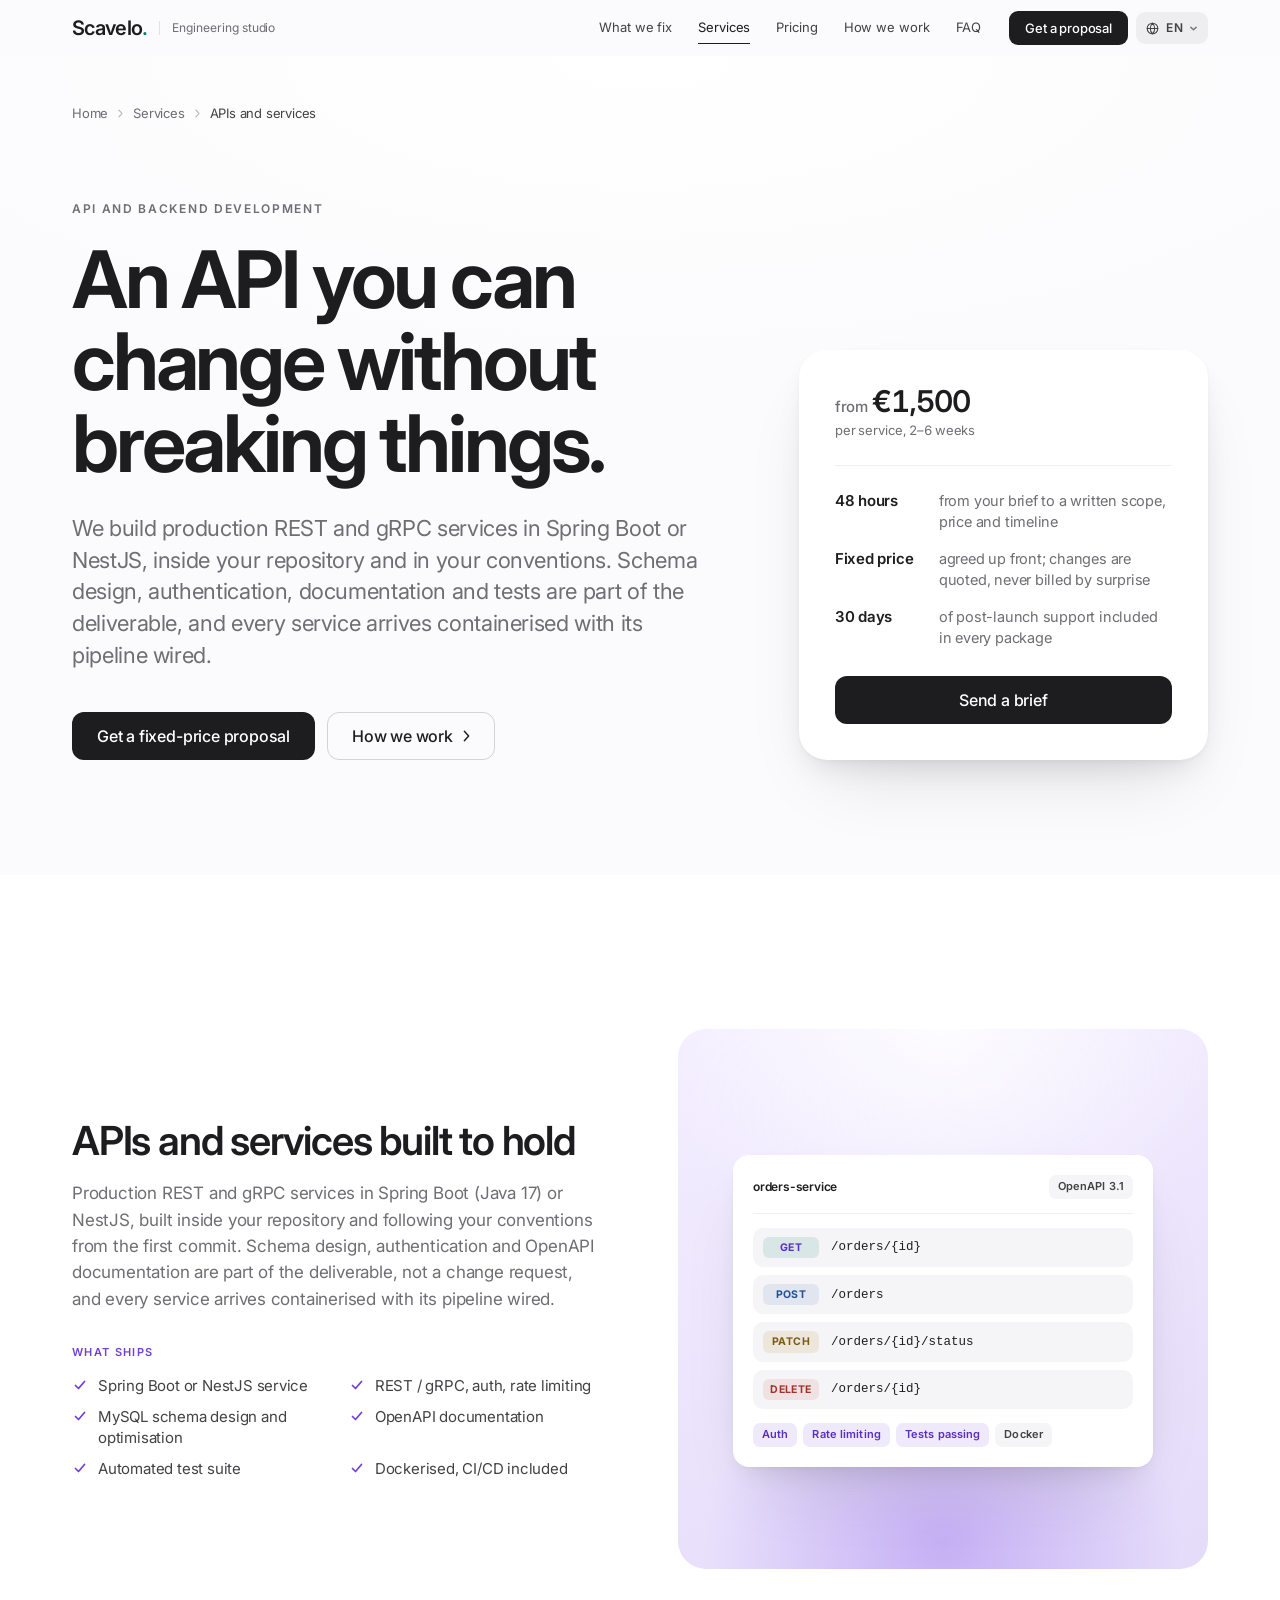
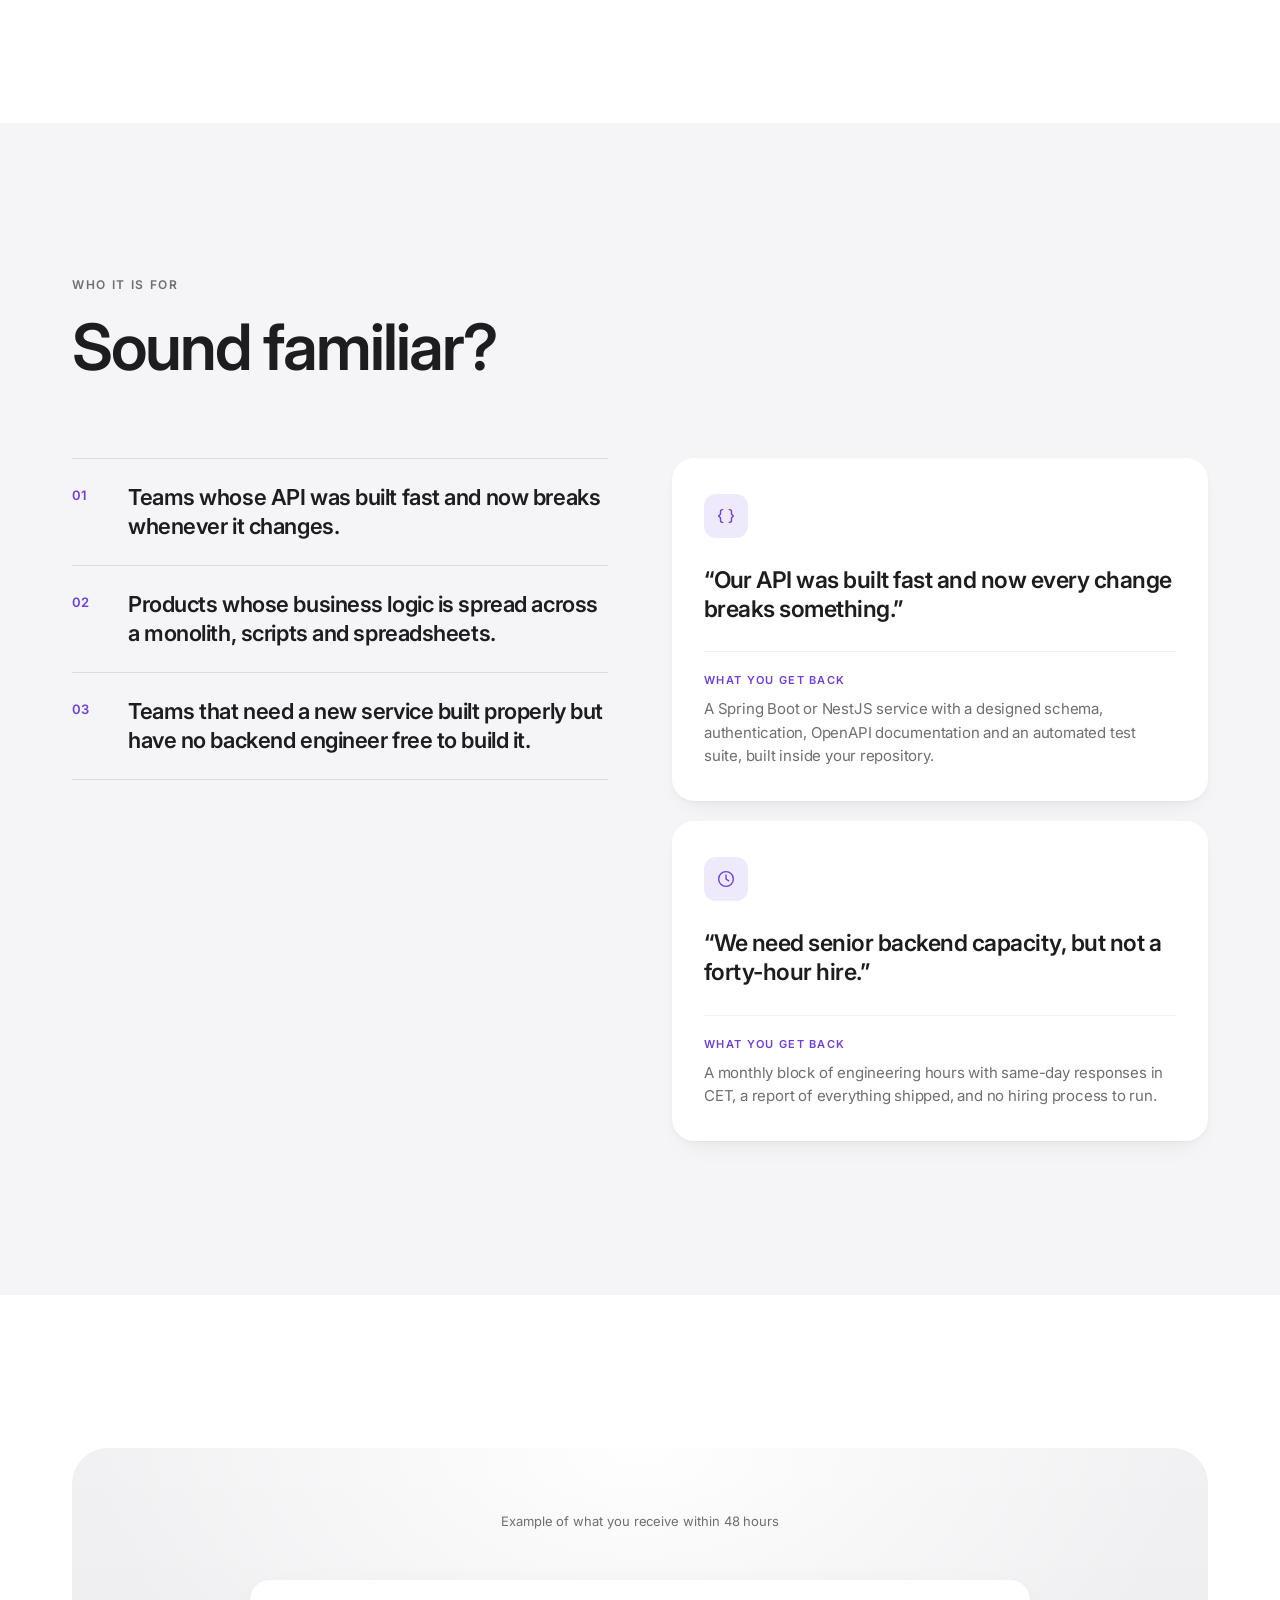
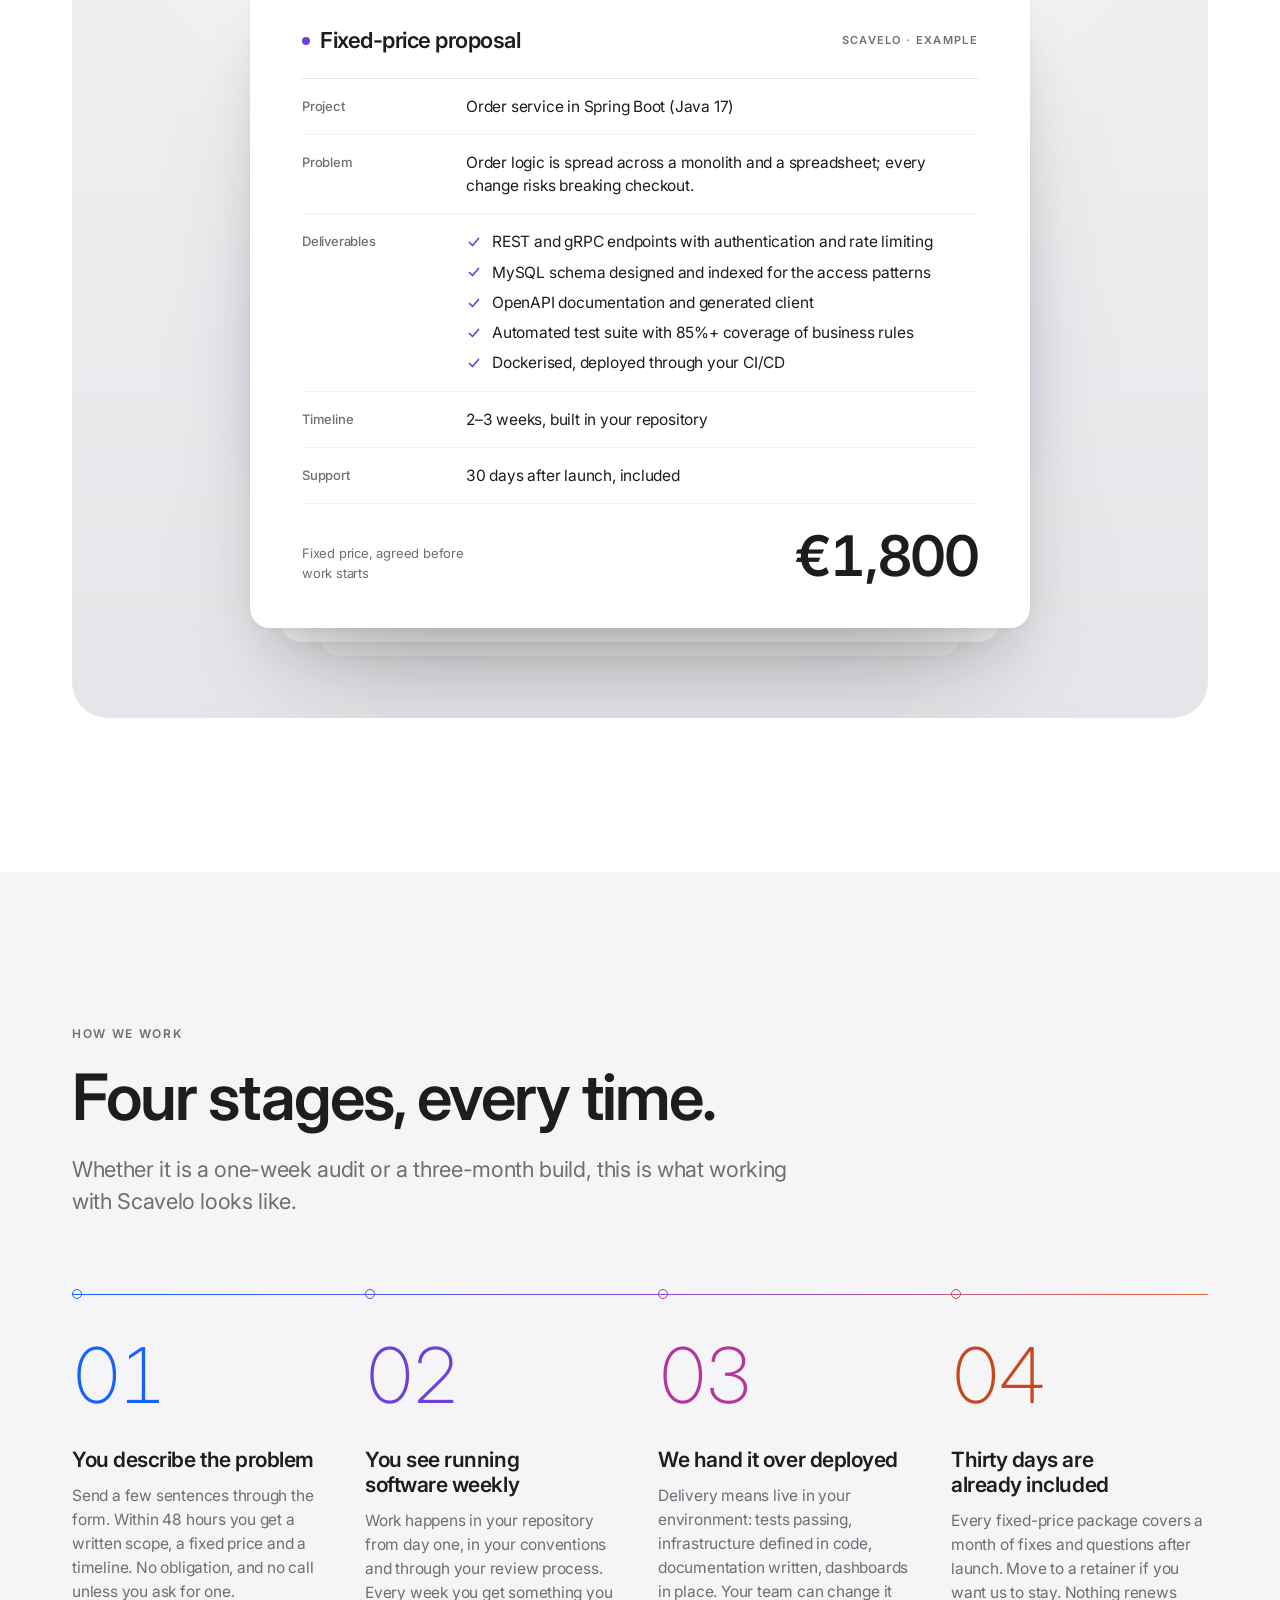
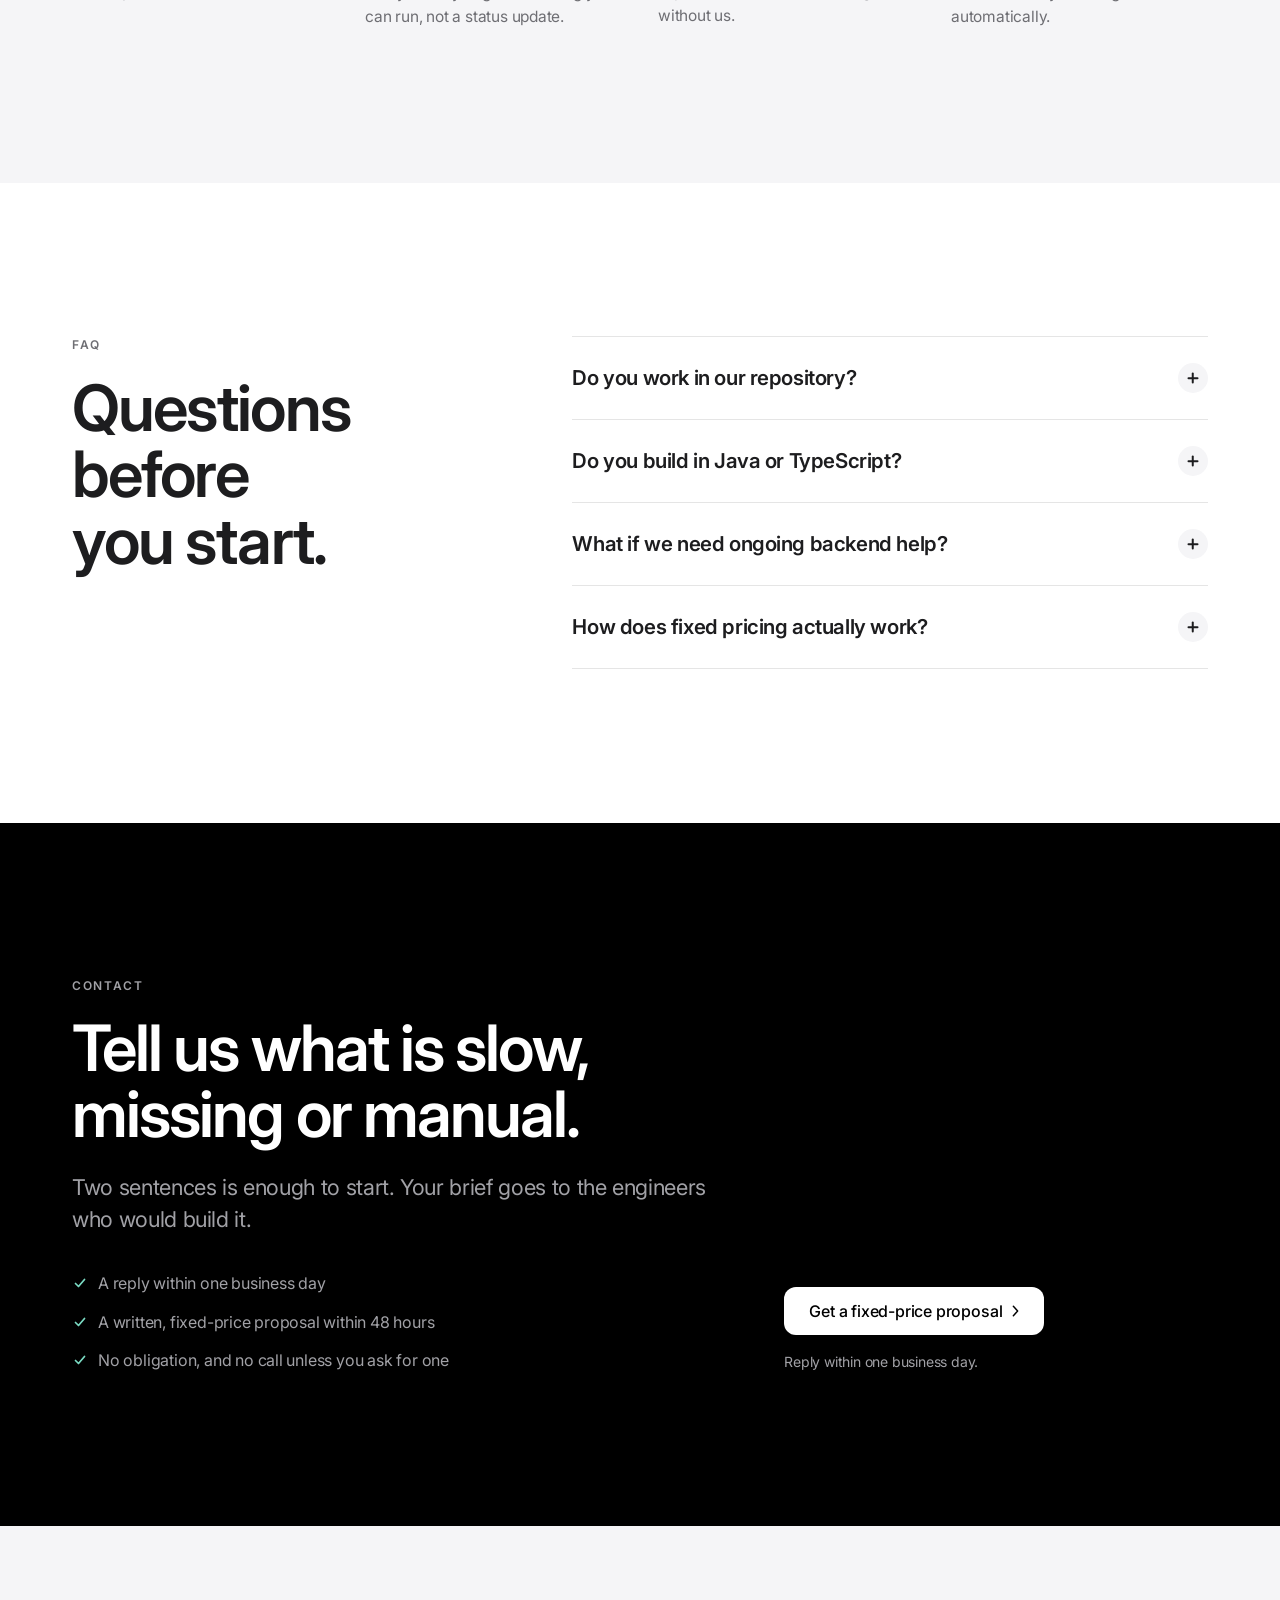
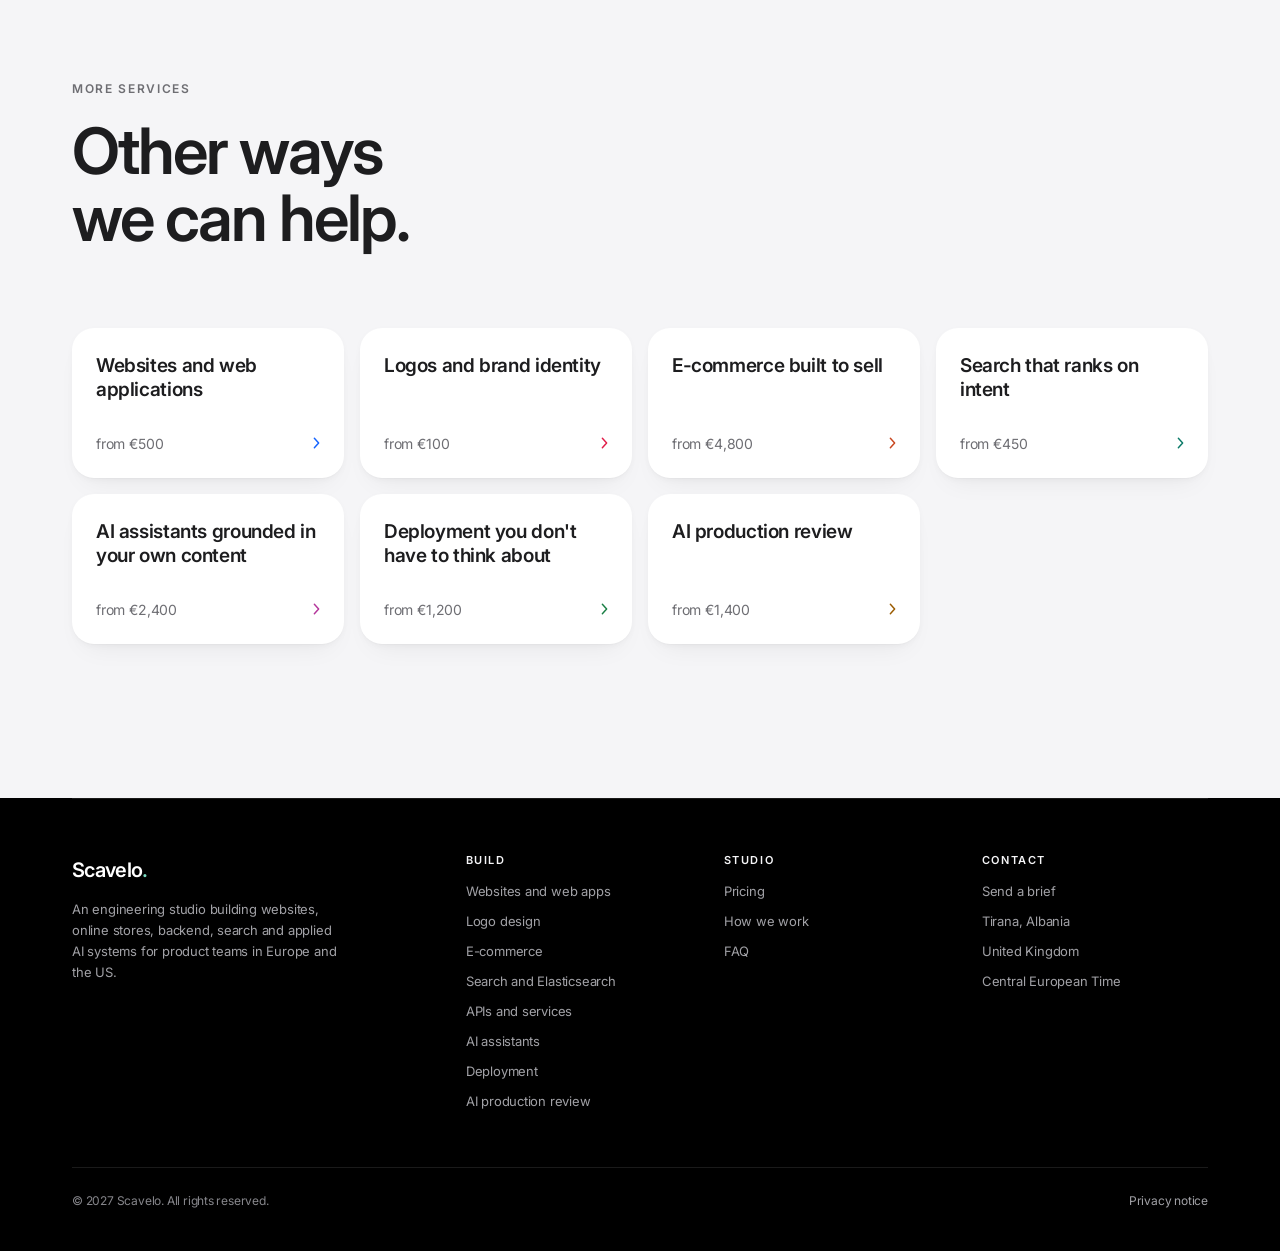
<file: api-development/index.html>
<!DOCTYPE html>
<html lang="en" data-theme="color">
<head>
<meta charset="UTF-8">
<meta name="viewport" content="width=device-width, initial-scale=1.0">
<title>API Development in Spring Boot and NestJS | Scavelo</title>
<meta name="description" content="Production REST and gRPC APIs built in your repository, with schema design, authentication, OpenAPI docs and tests. Fixed price from €1,500 per service.">
<link rel="canonical" href="https://scavelostudio.co.uk/api-development/">
<meta name="theme-color" content="#FBFBFD">
<meta property="og:type" content="website">
<meta property="og:site_name" content="Scavelo">
<meta property="og:title" content="API Development in Spring Boot and NestJS | Scavelo">
<meta property="og:description" content="Production REST and gRPC APIs built in your repository, with schema design, authentication, OpenAPI docs and tests. Fixed price from €1,500 per service.">
<meta property="og:url" content="https://scavelostudio.co.uk/api-development/">
<meta property="og:image" content="https://scavelostudio.co.uk/og.png">
<meta property="og:image:width" content="1200">
<meta property="og:image:height" content="630">
<meta property="og:image:alt" content="Scavelo. Websites, online stores and logo design. Written scope and fixed price within 48 hours. Tirana, Albania, United Kingdom, scavelostudio.co.uk">
<meta name="twitter:card" content="summary_large_image">
<meta name="twitter:image:alt" content="Scavelo. Websites, online stores and logo design. Written scope and fixed price within 48 hours. Tirana, Albania, United Kingdom, scavelostudio.co.uk">
<link rel="icon" href="data:image/svg+xml,%3Csvg xmlns='http://www.w3.org/2000/svg' viewBox='0 0 64 64'%3E%3Crect width='64' height='64' rx='15' fill='%231D1D1F'/%3E%3Ctext x='29' y='44' font-family='-apple-system,Helvetica,Arial,sans-serif' font-size='36' font-weight='600' text-anchor='middle' fill='%23F5F5F7'%3ES%3C/text%3E%3Ccircle cx='45.5' cy='41.5' r='3.6' fill='%237ADBC3'/%3E%3C/svg%3E">
<link rel="apple-touch-icon" href="/assets/logo.png">
<link rel="preconnect" href="https://fonts.googleapis.com">
<link rel="preconnect" href="https://fonts.gstatic.com" crossorigin>
<link href="https://fonts.googleapis.com/css2?family=Inter:opsz,wght@14..32,200..700&display=swap" rel="stylesheet">
<link rel="stylesheet" href="/assets/site.css">
<!-- Entrance animations are for people only: automated browsers, such as AI agents, get every section in its final state at once -->
<script>if(!navigator.webdriver)document.documentElement.classList.add('js')</script>
<script type="application/ld+json">
{
  "@context": "https://schema.org",
  "@graph": [
    {
      "@type": "Service",
      "@id": "https://scavelostudio.co.uk/api-development/#service",
      "name": "API and backend development",
      "serviceType": "API development",
      "description": "Production REST and gRPC APIs built in your repository, with schema design, authentication, OpenAPI docs and tests. Fixed price from €1,500 per service.",
      "url": "https://scavelostudio.co.uk/api-development/",
      "provider": {
        "@type": "ProfessionalService",
        "@id": "https://scavelostudio.co.uk/#organization",
        "name": "Scavelo",
        "url": "https://scavelostudio.co.uk/"
      },
      "areaServed": [
        "GB",
        "EU",
        "US"
      ],
      "offers": {
        "@type": "Offer",
        "url": "https://scavelostudio.co.uk/api-development/",
        "priceCurrency": "EUR",
        "priceSpecification": {
          "@type": "PriceSpecification",
          "minPrice": 1500,
          "priceCurrency": "EUR"
        }
      }
    },
    {
      "@type": "BreadcrumbList",
      "itemListElement": [
        {
          "@type": "ListItem",
          "position": 1,
          "name": "Home",
          "item": "https://scavelostudio.co.uk/"
        },
        {
          "@type": "ListItem",
          "position": 2,
          "name": "APIs and services",
          "item": "https://scavelostudio.co.uk/api-development/"
        }
      ]
    },
    {
      "@type": "FAQPage",
      "mainEntity": [
        {
          "@type": "Question",
          "name": "Do you work in our repository?",
          "acceptedAnswer": {
            "@type": "Answer",
            "text": "Yes. Work happens in your repository from the first commit, following your branching model, conventions and review process, so your team reviews every change and owns the code outright."
          }
        },
        {
          "@type": "Question",
          "name": "Do you build in Java or TypeScript?",
          "acceptedAnswer": {
            "@type": "Answer",
            "text": "Both. We build in Spring Boot with Java 17 or in NestJS with TypeScript, usually matching what your team already runs so they can maintain it after handover."
          }
        },
        {
          "@type": "Question",
          "name": "What if we need ongoing backend help?",
          "acceptedAnswer": {
            "@type": "Answer",
            "text": "The engineering retainer gives you 25 hours of senior backend capacity a month for €1,500, with same-day responses in CET business hours and a monthly report of everything shipped."
          }
        },
        {
          "@type": "Question",
          "name": "How does fixed pricing actually work?",
          "acceptedAnswer": {
            "@type": "Answer",
            "text": "Send a brief and you get back a one-page scope covering deliverables, price and timeline. Work starts on a 50% deposit and the balance is due on delivery. Anything outside that written scope is quoted separately before it is built, so the final invoice matches the number you agreed."
          }
        }
      ]
    }
  ]
}
</script>
</head>
<body id="top">

<header class="nav-bar" id="nav">
  <div class="wrap nav">
    <a class="brand" href="/" aria-label="Scavelo, home page"><span class="mark">Scavelo<i>.</i></span><span class="tag">Engineering studio</span></a>
    <nav class="links" id="links" aria-label="Main">
      <a href="/#fix" style="--i:0">What we fix</a>
      <a class="active" href="/#services" style="--i:1">Services</a>
      <a href="/#pricing" style="--i:2">Pricing</a>
      <a href="/#process" style="--i:3">How we work</a>
      <a href="/#faq" style="--i:4">FAQ</a>
      <a class="btn btn-sm" href="/?service=API+or+microservice#contact" style="--i:5">Get a proposal</a>
    </nav>
    <div class="lang" id="lang"></div>
    <button class="menu-btn" id="menu-btn" data-i18n-skip aria-controls="links" aria-expanded="false" aria-label="Open menu"><span class="bars" aria-hidden="true"></span></button>
  </div>
</header>

<main data-tone="api">

<section class="pg-hero">
  <div class="wrap">
    <nav aria-label="Breadcrumb"><ol class="crumbs"><li><a href="/">Home</a></li><li><a href="/#services">Services</a></li><li><span aria-current="page">APIs and services</span></li></ol></nav>
    <div class="pg-grid">
      <div>
        <h1><span class="eyebrow h1-kicker">API and backend development</span> <span class="h1-line">An API you can change without breaking things.</span></h1>
        <p class="hero-lede">We build production REST and gRPC services in Spring Boot or NestJS, inside your repository and in your conventions. Schema design, authentication, documentation and tests are part of the deliverable, and every service arrives containerised with its pipeline wired.</p>
        <div class="actions reveal" style="--d:.1s">
          <a class="btn" href="/?service=API+or+microservice#contact">Get a fixed-price proposal</a>
          <a class="btn btn-line" href="#process">How we work <span class="chev" aria-hidden="true"></span></a>
        </div>
      </div>
      <div class="pg-card reveal" style="--d:.16s">
        <div class="svc-price">
          <div class="p num"><span class="from">from</span>€1,500<small>per service, 2–6 weeks</small></div>
        </div>
        <ul class="facts">
          <li><b>48 hours</b><span>from your brief to a written scope, price and timeline</span></li>
          <li><b>Fixed price</b><span>agreed up front; changes are quoted, never billed by surprise</span></li>
          <li><b>30 days</b><span>of post-launch support included in every package</span></li>
        </ul>
        <a class="btn" href="/?service=API+or+microservice#contact">Send a brief</a>
      </div>
    </div>
  </div>
</section>

<section class="section bg-white pg-svc">
  <div class="wrap">
    <article data-tone="api" class="svc">
      <div class="svc-text reveal">
        <h2 class="svc-h">APIs and services built to hold</h2>
        <p>Production REST and gRPC services in Spring Boot (Java 17) or NestJS, built inside your repository and following your conventions from the first commit. Schema design, authentication and OpenAPI documentation are part of the deliverable, not a change request, and every service arrives containerised with its pipeline wired.</p>
        <div class="ships"><b>What ships</b><ul class="ck"><li>Spring Boot or NestJS service</li><li>REST / gRPC, auth, rate limiting</li><li>MySQL schema design and optimisation</li><li>OpenAPI documentation</li><li>Automated test suite</li><li>Dockerised, CI/CD included</li></ul></div>
      </div>
      <div class="viz reveal" style="--d:.1s" aria-hidden="true">
        <div class="viz-card" data-parallax=".05" data-max="12">
          <div class="v-head"><span>orders-service</span><span class="pill neutral">OpenAPI 3.1</span></div>
          <ul class="v-end">
            <li><span class="m get">GET</span>/orders/{id}</li>
            <li><span class="m post">POST</span>/orders</li>
            <li><span class="m patch">PATCH</span>/orders/{id}/status</li>
            <li><span class="m del">DELETE</span>/orders/{id}</li>
          </ul>
          <div class="v-foot"><span class="pill ok">Auth</span><span class="pill ok">Rate limiting</span><span class="pill ok">Tests passing</span><span class="pill neutral">Docker</span></div>
        </div>
      </div>
    </article>
  </div>
</section>

<section class="section bg-mist">
  <div class="wrap">
    <div class="sec-head reveal">
      <p class="eyebrow">Who it is for</p>
      <h2 class="h-section">Sound familiar?</h2>
    </div>
    <div class="who-grid">
      <ul class="who reveal">
        <li><span class="n" aria-hidden="true">01</span><span>Teams whose API was built fast and now breaks whenever it changes.</span></li>
        <li><span class="n" aria-hidden="true">02</span><span>Products whose business logic is spread across a monolith, scripts and spreadsheets.</span></li>
        <li><span class="n" aria-hidden="true">03</span><span>Teams that need a new service built properly but have no backend engineer free to build it.</span></li>
      </ul>
      <div class="who-cards">
      <div data-tone="api" class="card sym reveal">
        <div class="ico" aria-hidden="true"><svg viewBox="0 0 24 24" fill="none" stroke="currentColor" stroke-width="1.5" stroke-linecap="round" stroke-linejoin="round"><path d="M8.5 5H8a2 2 0 0 0-2 2v3l-2 2 2 2v3a2 2 0 0 0 2 2h.5M15.5 5h.5a2 2 0 0 1 2 2v3l2 2-2 2v3a2 2 0 0 1-2 2h-.5"/></svg></div>
        <q>Our API was built fast and now every change breaks something.</q>
        <div class="fix"><b>What you get back</b>A Spring Boot or NestJS service with a designed schema, authentication, OpenAPI documentation and an automated test suite, built inside your repository.</div>
      </div>
<div data-tone="api" class="card sym reveal">
        <div class="ico" aria-hidden="true"><svg viewBox="0 0 24 24" fill="none" stroke="currentColor" stroke-width="1.5" stroke-linecap="round" stroke-linejoin="round"><circle cx="12" cy="12" r="8"/><path d="M12 7.5V12l3 2"/></svg></div>
        <q>We need senior backend capacity, but not a forty-hour hire.</q>
        <div class="fix"><b>What you get back</b>A monthly block of engineering hours with same-day responses in CET, a report of everything shipped, and no hiring process to run.</div>
      </div>
      </div>
    </div>
  </div>
</section>

<section class="section bg-white pg-doc">
  <div class="wrap">
    <div class="stage reveal" data-tone="api">
      <div class="stage-inner">
        <div class="stage-top"><p class="doc-label" id="doc-label">Example of what you receive within 48 hours</p></div>
        <div class="doc-stack" data-parallax=".035">
          <article class="doc" data-proposal="3" aria-describedby="doc-label">
            <div class="doc-head"><span class="t">Fixed-price proposal</span><span class="ref">Scavelo · example</span></div>
            <div class="doc-body">
              <div class="doc-row"><span class="k">Project</span><span class="v" data-f="project">Order service in Spring Boot (Java 17)</span></div>
              <div class="doc-row"><span class="k">Problem</span><span class="v" data-f="problem">Order logic is spread across a monolith and a spreadsheet; every change risks breaking checkout.</span></div>
              <div class="doc-row"><span class="k">Deliverables</span><span class="v"><ul class="ck" data-f="items"><li>REST and gRPC endpoints with authentication and rate limiting</li><li>MySQL schema designed and indexed for the access patterns</li><li>OpenAPI documentation and generated client</li><li>Automated test suite with 85%+ coverage of business rules</li><li>Dockerised, deployed through your CI/CD</li></ul></span></div>
              <div class="doc-row"><span class="k">Timeline</span><span class="v" data-f="time">2–3 weeks, built in your repository</span></div>
              <div class="doc-row"><span class="k">Support</span><span class="v">30 days after launch, included</span></div>
              <div class="doc-total"><span class="k">Fixed price, agreed before work starts</span><span class="price num" data-f="price">€1,800</span></div>
            </div>
          </article>
        </div>
      </div>
    </div>
  </div>
</section>

<section id="process" class="section bg-mist">
  <div class="wrap">
    <div class="sec-head reveal">
      <p class="eyebrow">How we work</p>
      <h2 class="h-section">Four stages, every time.</h2>
      <p class="lead">Whether it is a one-week audit or a three-month build, this is what working with Scavelo looks like.</p>
    </div>
    <div class="steps">
      <div class="step reveal"><div class="n num">01</div><h3>You describe the problem</h3><p>Send a few sentences through the form. Within 48 hours you get a written scope, a fixed price and a timeline. No obligation, and no call unless you ask for one.</p></div>
      <div class="step reveal" style="--d:.1s"><div class="n num">02</div><h3>You see running software weekly</h3><p>Work happens in your repository from day one, in your conventions and through your review process. Every week you get something you can run, not a status update.</p></div>
      <div class="step reveal" style="--d:.2s"><div class="n num">03</div><h3>We hand it over deployed</h3><p>Delivery means live in your environment: tests passing, infrastructure defined in code, documentation written, dashboards in place. Your team can change it without us.</p></div>
      <div class="step reveal" style="--d:.3s"><div class="n num">04</div><h3>Thirty days are already included</h3><p>Every fixed-price package covers a month of fixes and questions after launch. Move to a retainer if you want us to stay. Nothing renews automatically.</p></div>
    </div>
  </div>
</section>

<section class="section bg-white">
  <div class="wrap faq-grid">
    <div class="sec-head reveal">
      <p class="eyebrow">FAQ</p>
      <h2 class="h-section">Questions before you start.</h2>
    </div>
    <div class="faq reveal" style="--d:.08s">
      <details><summary>Do you work in our repository?<span class="pm" aria-hidden="true"></span></summary><div class="a">Yes. Work happens in your repository from the first commit, following your branching model, conventions and review process, so your team reviews every change and owns the code outright.</div></details>
      <details><summary>Do you build in Java or TypeScript?<span class="pm" aria-hidden="true"></span></summary><div class="a">Both. We build in Spring Boot with Java 17 or in NestJS with TypeScript, usually matching what your team already runs so they can maintain it after handover.</div></details>
      <details><summary>What if we need ongoing backend help?<span class="pm" aria-hidden="true"></span></summary><div class="a">The engineering retainer gives you 25 hours of senior backend capacity a month for €1,500, with same-day responses in CET business hours and a monthly report of everything shipped.</div></details>
      <details><summary>How does fixed pricing actually work?<span class="pm" aria-hidden="true"></span></summary><div class="a">Send a brief and you get back a one-page scope covering deliverables, price and timeline. Work starts on a 50% deposit and the balance is due on delivery. Anything outside that written scope is quoted separately before it is built, so the final invoice matches the number you agreed.</div></details>
    </div>
  </div>
</section>

<section class="section dark contact">
  <div class="wrap cta-grid">
    <div class="reveal">
      <p class="eyebrow">Contact</p>
      <h2 class="h-section">Tell us what is slow, missing or manual.</h2>
      <p class="lead">Two sentences is enough to start. Your brief goes to the engineers who would build it.</p>
      <ul class="ck">
        <li>A reply within one business day</li>
        <li>A written, fixed-price proposal within 48 hours</li>
        <li>No obligation, and no call unless you ask for one</li>
      </ul>
    </div>
    <div class="cta-side reveal" style="--d:.1s">
      <a class="btn btn-light" href="/?service=API+or+microservice#contact">Get a fixed-price proposal <span class="chev" aria-hidden="true"></span></a>
      <span class="note">Reply within one business day.</span>
    </div>
  </div>
</section>

<section class="section bg-mist">
  <div class="wrap">
    <div class="sec-head reveal">
      <p class="eyebrow">More services</p>
      <h2 class="h-section">Other ways we can help.</h2>
    </div>
    <div class="rel-grid">
      <a data-tone="web" class="rel reveal" href="/web-design/"><b>Websites and web applications</b><span><span><span class="from">from</span>€500</span><span class="chev" aria-hidden="true"></span></span></a>
      <a data-tone="brand" class="rel reveal" href="/logo-design/"><b>Logos and brand identity</b><span><span><span class="from">from</span>€100</span><span class="chev" aria-hidden="true"></span></span></a>
      <a data-tone="shop" class="rel reveal" href="/online-stores/"><b>E-commerce built to sell</b><span><span><span class="from">from</span>€4,800</span><span class="chev" aria-hidden="true"></span></span></a>
      <a data-tone="search" class="rel reveal" href="/elasticsearch/"><b>Search that ranks on intent</b><span><span><span class="from">from</span>€450</span><span class="chev" aria-hidden="true"></span></span></a>
      <a data-tone="ai" class="rel reveal" href="/ai-assistants/"><b>AI assistants grounded in your own content</b><span><span><span class="from">from</span>€2,400</span><span class="chev" aria-hidden="true"></span></span></a>
      <a data-tone="ops" class="rel reveal" href="/deployment/"><b>Deployment you don't have to think about</b><span><span><span class="from">from</span>€1,200</span><span class="chev" aria-hidden="true"></span></span></a>
      <a data-tone="review" class="rel reveal" href="/ai-review/"><b>AI production review</b><span><span><span class="from">from</span>€1,400</span><span class="chev" aria-hidden="true"></span></span></a>
    </div>
  </div>
</section>

</main>

<footer>
  <div class="wrap">
    <div class="foot-top">
      <div>
        <a class="brand" href="/"><span class="mark">Scavelo<i>.</i></span></a>
        <p>An engineering studio building websites, online stores, backend, search and applied AI systems for product teams in Europe and the US.</p>
      </div>
      <div><h4>Build</h4><ul><li><a href="/web-design/">Websites and web apps</a></li><li><a href="/logo-design/">Logo design</a></li><li><a href="/online-stores/">E-commerce</a></li><li><a href="/elasticsearch/">Search and Elasticsearch</a></li><li><a href="/api-development/">APIs and services</a></li><li><a href="/ai-assistants/">AI assistants</a></li><li><a href="/deployment/">Deployment</a></li><li><a href="/ai-review/">AI production review</a></li></ul></div>
      <div><h4>Studio</h4><ul><li><a href="/#pricing">Pricing</a></li><li><a href="/#process">How we work</a></li><li><a href="/#faq">FAQ</a></li></ul></div>
      <div><h4>Contact</h4><ul><li><a href="/#contact">Send a brief</a></li><li>Tirana, Albania</li><li>United Kingdom</li><li>Central European Time</li></ul></div>
    </div>
    <div class="foot-bottom">
      <span>© 2027 Scavelo. All rights reserved.</span>
      <span><a href="/privacy.html">Privacy notice</a></span>
    </div>
  </div>
</footer>

<script src="/i18n/i18n.js"></script>
<script src="/assets/page.js"></script>
</body>
</html>
</file>
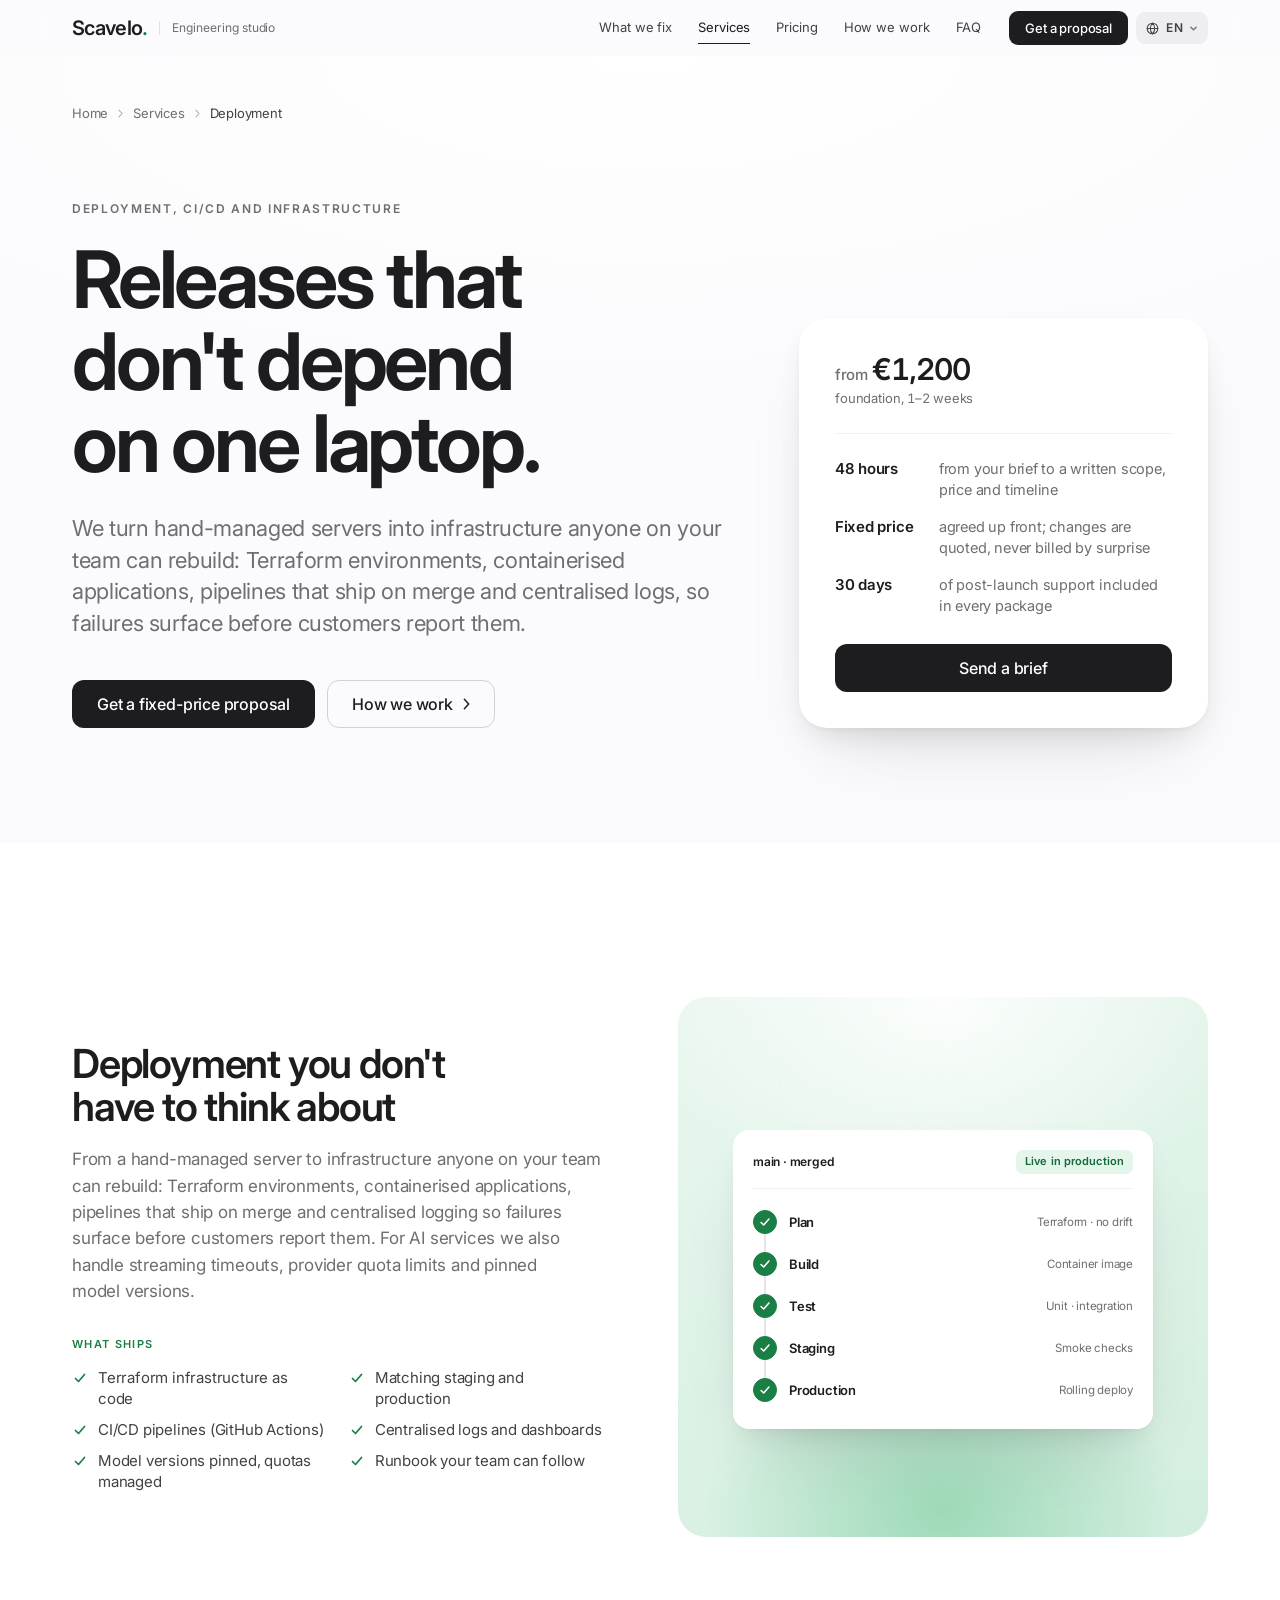
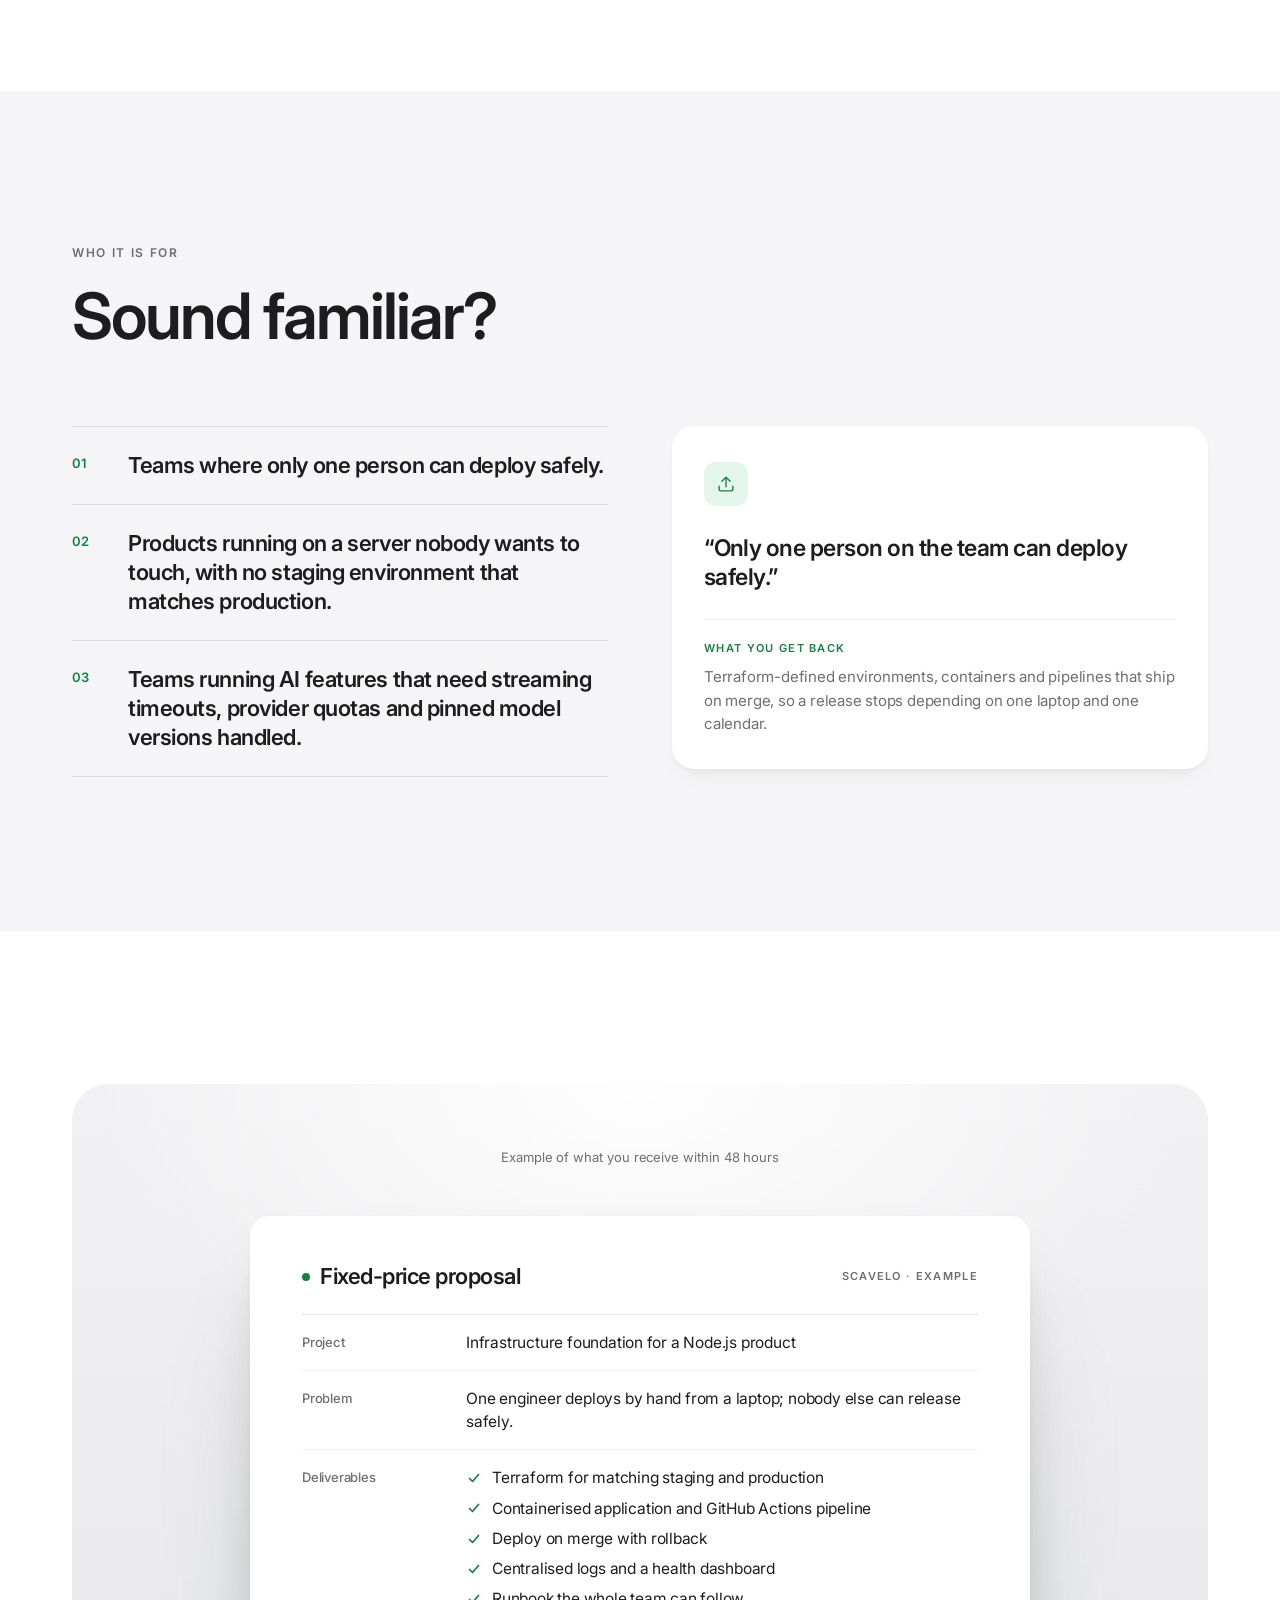
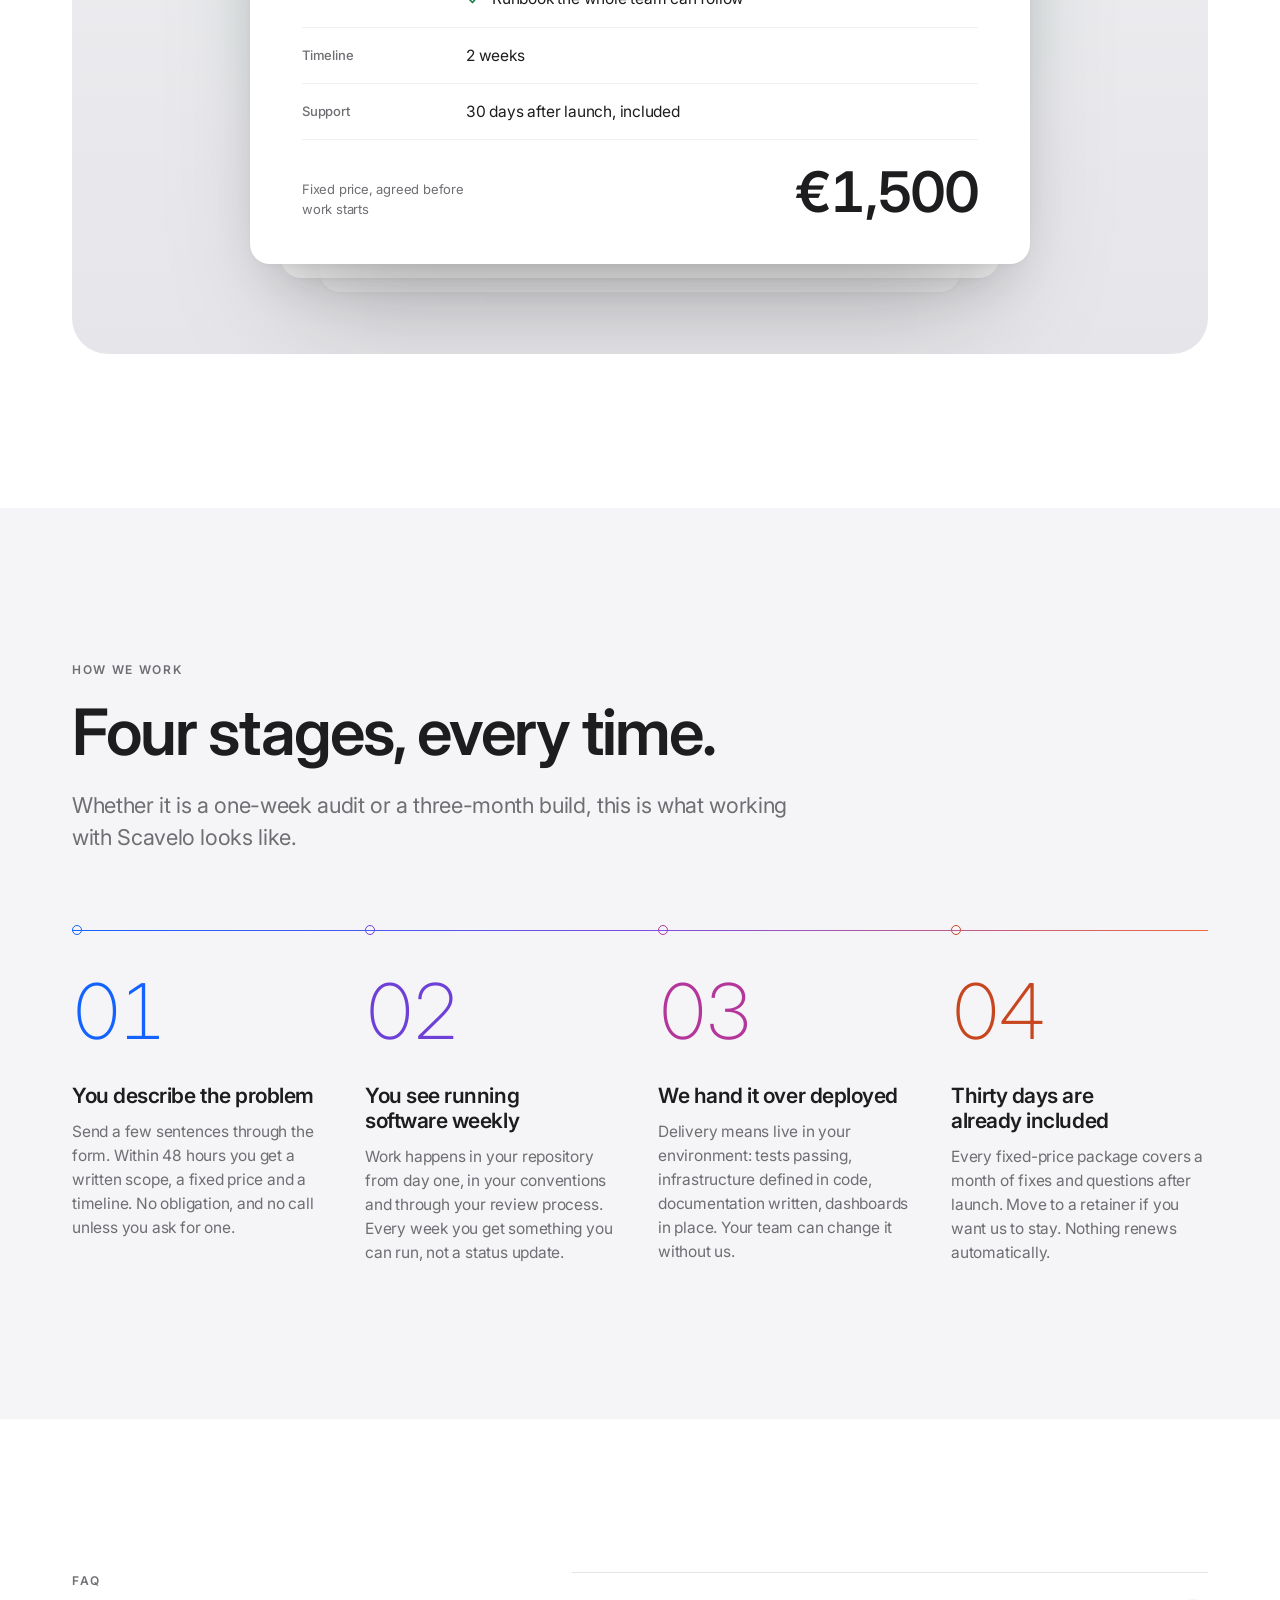
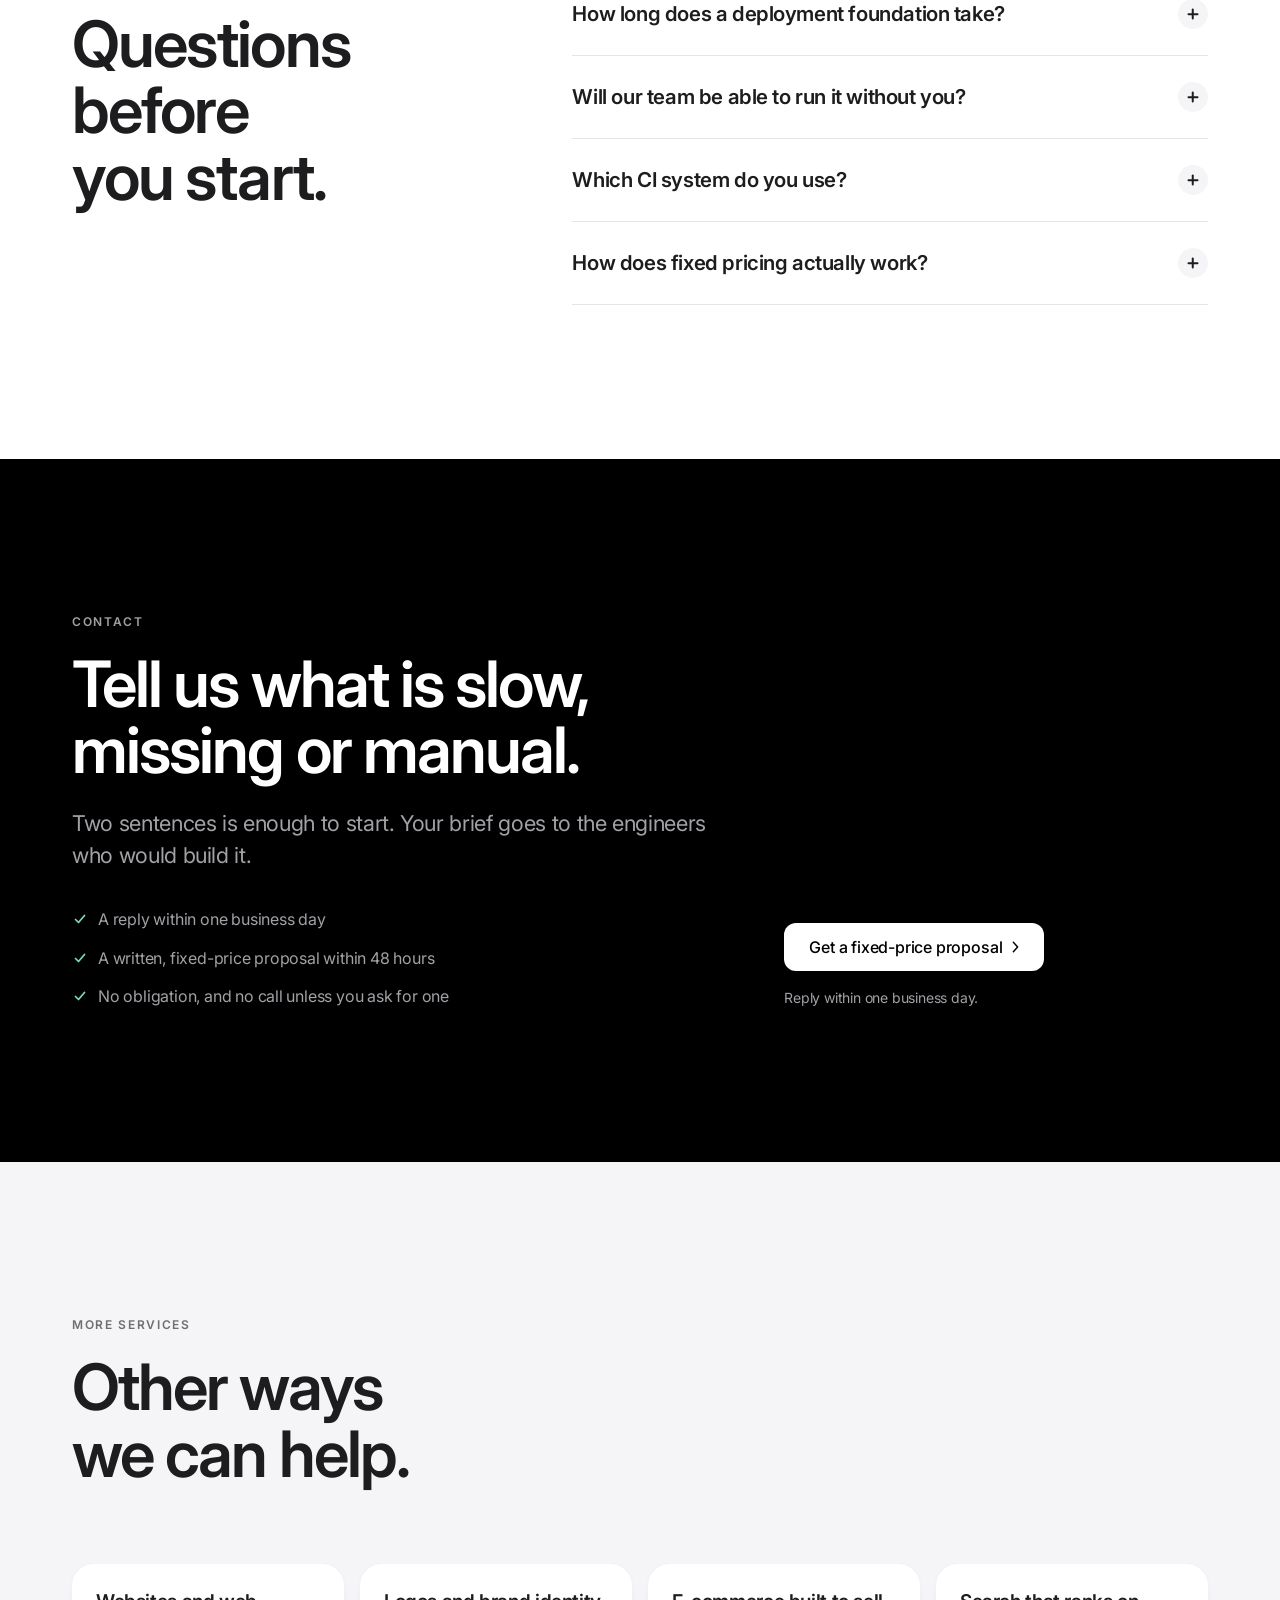
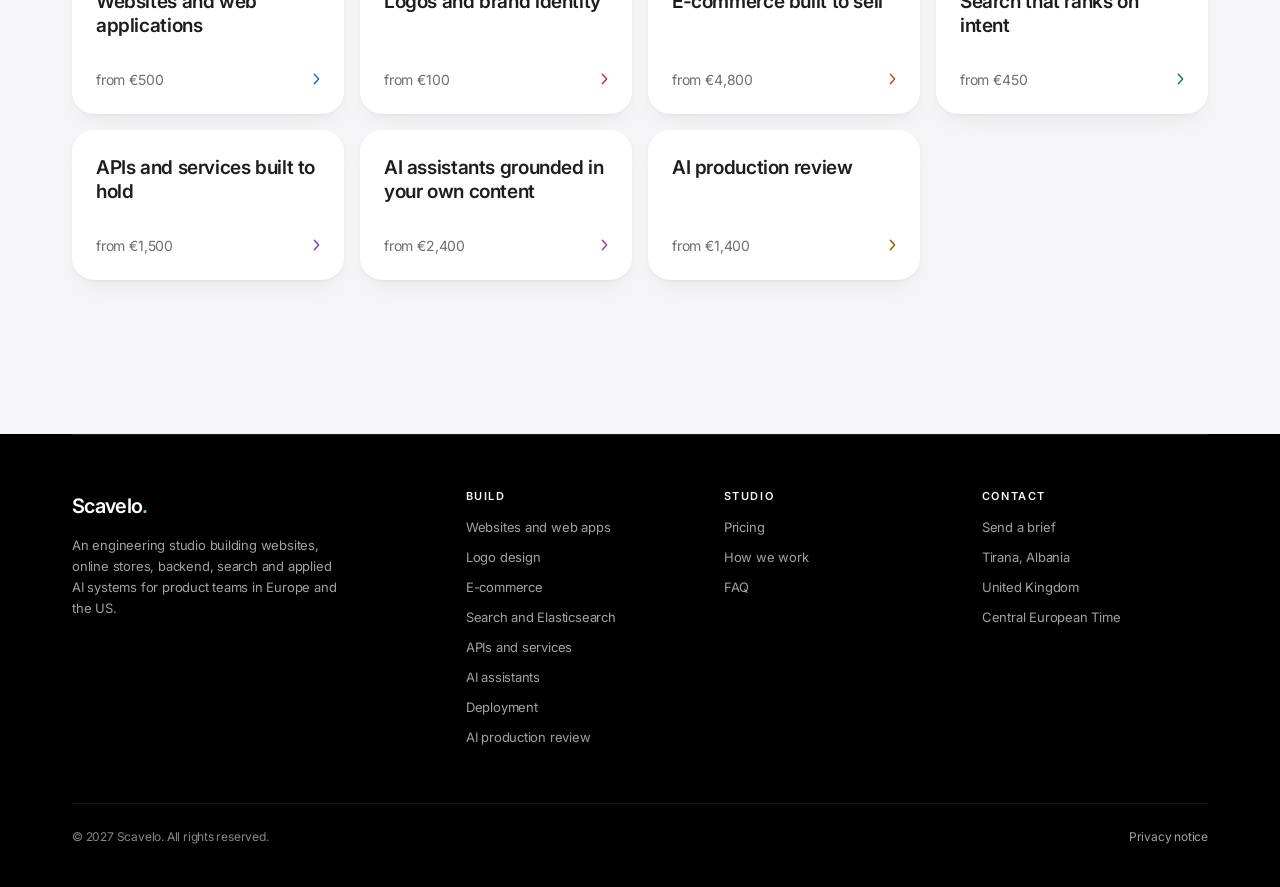
<file: deployment/index.html>
<!DOCTYPE html>
<html lang="en" data-theme="color">
<head>
<meta charset="UTF-8">
<meta name="viewport" content="width=device-width, initial-scale=1.0">
<title>Deployment, CI/CD and Terraform from €1,200 | Scavelo</title>
<meta name="description" content="Terraform infrastructure, matching staging and production, CI/CD pipelines that deploy on merge, and centralised logs. Fixed price from €1,200.">
<link rel="canonical" href="https://scavelostudio.co.uk/deployment/">
<meta name="theme-color" content="#FBFBFD">
<meta property="og:type" content="website">
<meta property="og:site_name" content="Scavelo">
<meta property="og:title" content="Deployment, CI/CD and Terraform from €1,200 | Scavelo">
<meta property="og:description" content="Terraform infrastructure, matching staging and production, CI/CD pipelines that deploy on merge, and centralised logs. Fixed price from €1,200.">
<meta property="og:url" content="https://scavelostudio.co.uk/deployment/">
<meta property="og:image" content="https://scavelostudio.co.uk/og.png">
<meta property="og:image:width" content="1200">
<meta property="og:image:height" content="630">
<meta property="og:image:alt" content="Scavelo. Websites, online stores and logo design. Written scope and fixed price within 48 hours. Tirana, Albania, United Kingdom, scavelostudio.co.uk">
<meta name="twitter:card" content="summary_large_image">
<meta name="twitter:image:alt" content="Scavelo. Websites, online stores and logo design. Written scope and fixed price within 48 hours. Tirana, Albania, United Kingdom, scavelostudio.co.uk">
<link rel="icon" href="data:image/svg+xml,%3Csvg xmlns='http://www.w3.org/2000/svg' viewBox='0 0 64 64'%3E%3Crect width='64' height='64' rx='15' fill='%231D1D1F'/%3E%3Ctext x='29' y='44' font-family='-apple-system,Helvetica,Arial,sans-serif' font-size='36' font-weight='600' text-anchor='middle' fill='%23F5F5F7'%3ES%3C/text%3E%3Ccircle cx='45.5' cy='41.5' r='3.6' fill='%237ADBC3'/%3E%3C/svg%3E">
<link rel="apple-touch-icon" href="/assets/logo.png">
<link rel="preconnect" href="https://fonts.googleapis.com">
<link rel="preconnect" href="https://fonts.gstatic.com" crossorigin>
<link href="https://fonts.googleapis.com/css2?family=Inter:opsz,wght@14..32,200..700&display=swap" rel="stylesheet">
<link rel="stylesheet" href="/assets/site.css">
<!-- Entrance animations are for people only: automated browsers, such as AI agents, get every section in its final state at once -->
<script>if(!navigator.webdriver)document.documentElement.classList.add('js')</script>
<script type="application/ld+json">
{
  "@context": "https://schema.org",
  "@graph": [
    {
      "@type": "Service",
      "@id": "https://scavelostudio.co.uk/deployment/#service",
      "name": "Deployment, CI/CD and infrastructure",
      "serviceType": "DevOps and deployment",
      "description": "Terraform infrastructure, matching staging and production, CI/CD pipelines that deploy on merge, and centralised logs. Fixed price from €1,200.",
      "url": "https://scavelostudio.co.uk/deployment/",
      "provider": {
        "@type": "ProfessionalService",
        "@id": "https://scavelostudio.co.uk/#organization",
        "name": "Scavelo",
        "url": "https://scavelostudio.co.uk/"
      },
      "areaServed": [
        "GB",
        "EU",
        "US"
      ],
      "offers": {
        "@type": "Offer",
        "url": "https://scavelostudio.co.uk/deployment/",
        "priceCurrency": "EUR",
        "priceSpecification": {
          "@type": "PriceSpecification",
          "minPrice": 1200,
          "priceCurrency": "EUR"
        }
      }
    },
    {
      "@type": "BreadcrumbList",
      "itemListElement": [
        {
          "@type": "ListItem",
          "position": 1,
          "name": "Home",
          "item": "https://scavelostudio.co.uk/"
        },
        {
          "@type": "ListItem",
          "position": 2,
          "name": "Deployment",
          "item": "https://scavelostudio.co.uk/deployment/"
        }
      ]
    },
    {
      "@type": "FAQPage",
      "mainEntity": [
        {
          "@type": "Question",
          "name": "How long does a deployment foundation take?",
          "acceptedAnswer": {
            "@type": "Answer",
            "text": "One to two weeks for most products, from €1,200. You get Terraform for matching staging and production, a containerised application, a pipeline that deploys on merge with rollback, centralised logs and a runbook."
          }
        },
        {
          "@type": "Question",
          "name": "Will our team be able to run it without you?",
          "acceptedAnswer": {
            "@type": "Answer",
            "text": "That is the point. Everything is defined as code in your repository, and the runbook covers releases and rollbacks, so anyone on the team can ship safely."
          }
        },
        {
          "@type": "Question",
          "name": "Which CI system do you use?",
          "acceptedAnswer": {
            "@type": "Answer",
            "text": "GitHub Actions by default. If your code lives somewhere else, mention it in your brief and the proposal will say what that changes."
          }
        },
        {
          "@type": "Question",
          "name": "How does fixed pricing actually work?",
          "acceptedAnswer": {
            "@type": "Answer",
            "text": "Send a brief and you get back a one-page scope covering deliverables, price and timeline. Work starts on a 50% deposit and the balance is due on delivery. Anything outside that written scope is quoted separately before it is built, so the final invoice matches the number you agreed."
          }
        }
      ]
    }
  ]
}
</script>
</head>
<body id="top">

<header class="nav-bar" id="nav">
  <div class="wrap nav">
    <a class="brand" href="/" aria-label="Scavelo, home page"><span class="mark">Scavelo<i>.</i></span><span class="tag">Engineering studio</span></a>
    <nav class="links" id="links" aria-label="Main">
      <a href="/#fix" style="--i:0">What we fix</a>
      <a class="active" href="/#services" style="--i:1">Services</a>
      <a href="/#pricing" style="--i:2">Pricing</a>
      <a href="/#process" style="--i:3">How we work</a>
      <a href="/#faq" style="--i:4">FAQ</a>
      <a class="btn btn-sm" href="/?service=Deployment+and+infrastructure#contact" style="--i:5">Get a proposal</a>
    </nav>
    <div class="lang" id="lang"></div>
    <button class="menu-btn" id="menu-btn" data-i18n-skip aria-controls="links" aria-expanded="false" aria-label="Open menu"><span class="bars" aria-hidden="true"></span></button>
  </div>
</header>

<main data-tone="ops">

<section class="pg-hero">
  <div class="wrap">
    <nav aria-label="Breadcrumb"><ol class="crumbs"><li><a href="/">Home</a></li><li><a href="/#services">Services</a></li><li><span aria-current="page">Deployment</span></li></ol></nav>
    <div class="pg-grid">
      <div>
        <h1><span class="eyebrow h1-kicker">Deployment, CI/CD and infrastructure</span> <span class="h1-line">Releases that don't depend on one laptop.</span></h1>
        <p class="hero-lede">We turn hand-managed servers into infrastructure anyone on your team can rebuild: Terraform environments, containerised applications, pipelines that ship on merge and centralised logs, so failures surface before customers report them.</p>
        <div class="actions reveal" style="--d:.1s">
          <a class="btn" href="/?service=Deployment+and+infrastructure#contact">Get a fixed-price proposal</a>
          <a class="btn btn-line" href="#process">How we work <span class="chev" aria-hidden="true"></span></a>
        </div>
      </div>
      <div class="pg-card reveal" style="--d:.16s">
        <div class="svc-price">
          <div class="p num"><span class="from">from</span>€1,200<small>foundation, 1–2 weeks</small></div>
        </div>
        <ul class="facts">
          <li><b>48 hours</b><span>from your brief to a written scope, price and timeline</span></li>
          <li><b>Fixed price</b><span>agreed up front; changes are quoted, never billed by surprise</span></li>
          <li><b>30 days</b><span>of post-launch support included in every package</span></li>
        </ul>
        <a class="btn" href="/?service=Deployment+and+infrastructure#contact">Send a brief</a>
      </div>
    </div>
  </div>
</section>

<section class="section bg-white pg-svc">
  <div class="wrap">
    <article data-tone="ops" class="svc">
      <div class="svc-text reveal">
        <h2 class="svc-h">Deployment you don't have to think about</h2>
        <p>From a hand-managed server to infrastructure anyone on your team can rebuild: Terraform environments, containerised applications, pipelines that ship on merge and centralised logging so failures surface before customers report them. For AI services we also handle streaming timeouts, provider quota limits and pinned model versions.</p>
        <div class="ships"><b>What ships</b><ul class="ck"><li>Terraform infrastructure as code</li><li>Matching staging and production</li><li>CI/CD pipelines (GitHub Actions)</li><li>Centralised logs and dashboards</li><li>Model versions pinned, quotas managed</li><li>Runbook your team can follow</li></ul></div>
      </div>
      <div class="viz reveal" style="--d:.1s" aria-hidden="true">
        <div class="viz-card" data-parallax=".05" data-max="12">
          <div class="v-head"><span>main · merged</span><span class="pill ok">Live in production</span></div>
          <ol class="v-pipe">
            <li><span class="dot" style="--s:0"></span><b>Plan</b><em>Terraform · no drift</em></li>
            <li><span class="dot" style="--s:1"></span><b>Build</b><em>Container image</em></li>
            <li><span class="dot" style="--s:2"></span><b>Test</b><em>Unit · integration</em></li>
            <li><span class="dot" style="--s:3"></span><b>Staging</b><em>Smoke checks</em></li>
            <li><span class="dot" style="--s:4"></span><b>Production</b><em>Rolling deploy</em></li>
          </ol>
        </div>
      </div>
    </article>
  </div>
</section>

<section class="section bg-mist">
  <div class="wrap">
    <div class="sec-head reveal">
      <p class="eyebrow">Who it is for</p>
      <h2 class="h-section">Sound familiar?</h2>
    </div>
    <div class="who-grid">
      <ul class="who reveal">
        <li><span class="n" aria-hidden="true">01</span><span>Teams where only one person can deploy safely.</span></li>
        <li><span class="n" aria-hidden="true">02</span><span>Products running on a server nobody wants to touch, with no staging environment that matches production.</span></li>
        <li><span class="n" aria-hidden="true">03</span><span>Teams running AI features that need streaming timeouts, provider quotas and pinned model versions handled.</span></li>
      </ul>
      <div class="who-cards">
      <div data-tone="ops" class="card sym reveal">
        <div class="ico" aria-hidden="true"><svg viewBox="0 0 24 24" fill="none" stroke="currentColor" stroke-width="1.5" stroke-linecap="round" stroke-linejoin="round"><path d="M12 15V4.5M7.5 9L12 4.5 16.5 9"/><path d="M4.5 14.5v3a2 2 0 0 0 2 2h11a2 2 0 0 0 2-2v-3"/></svg></div>
        <q>Only one person on the team can deploy safely.</q>
        <div class="fix"><b>What you get back</b>Terraform-defined environments, containers and pipelines that ship on merge, so a release stops depending on one laptop and one calendar.</div>
      </div>
      </div>
    </div>
  </div>
</section>

<section class="section bg-white pg-doc">
  <div class="wrap">
    <div class="stage reveal" data-tone="ops">
      <div class="stage-inner">
        <div class="stage-top"><p class="doc-label" id="doc-label">Example of what you receive within 48 hours</p></div>
        <div class="doc-stack" data-parallax=".035">
          <article class="doc" data-proposal="5" aria-describedby="doc-label">
            <div class="doc-head"><span class="t">Fixed-price proposal</span><span class="ref">Scavelo · example</span></div>
            <div class="doc-body">
              <div class="doc-row"><span class="k">Project</span><span class="v" data-f="project">Infrastructure foundation for a Node.js product</span></div>
              <div class="doc-row"><span class="k">Problem</span><span class="v" data-f="problem">One engineer deploys by hand from a laptop; nobody else can release safely.</span></div>
              <div class="doc-row"><span class="k">Deliverables</span><span class="v"><ul class="ck" data-f="items"><li>Terraform for matching staging and production</li><li>Containerised application and GitHub Actions pipeline</li><li>Deploy on merge with rollback</li><li>Centralised logs and a health dashboard</li><li>Runbook the whole team can follow</li></ul></span></div>
              <div class="doc-row"><span class="k">Timeline</span><span class="v" data-f="time">2 weeks</span></div>
              <div class="doc-row"><span class="k">Support</span><span class="v">30 days after launch, included</span></div>
              <div class="doc-total"><span class="k">Fixed price, agreed before work starts</span><span class="price num" data-f="price">€1,500</span></div>
            </div>
          </article>
        </div>
      </div>
    </div>
  </div>
</section>

<section id="process" class="section bg-mist">
  <div class="wrap">
    <div class="sec-head reveal">
      <p class="eyebrow">How we work</p>
      <h2 class="h-section">Four stages, every time.</h2>
      <p class="lead">Whether it is a one-week audit or a three-month build, this is what working with Scavelo looks like.</p>
    </div>
    <div class="steps">
      <div class="step reveal"><div class="n num">01</div><h3>You describe the problem</h3><p>Send a few sentences through the form. Within 48 hours you get a written scope, a fixed price and a timeline. No obligation, and no call unless you ask for one.</p></div>
      <div class="step reveal" style="--d:.1s"><div class="n num">02</div><h3>You see running software weekly</h3><p>Work happens in your repository from day one, in your conventions and through your review process. Every week you get something you can run, not a status update.</p></div>
      <div class="step reveal" style="--d:.2s"><div class="n num">03</div><h3>We hand it over deployed</h3><p>Delivery means live in your environment: tests passing, infrastructure defined in code, documentation written, dashboards in place. Your team can change it without us.</p></div>
      <div class="step reveal" style="--d:.3s"><div class="n num">04</div><h3>Thirty days are already included</h3><p>Every fixed-price package covers a month of fixes and questions after launch. Move to a retainer if you want us to stay. Nothing renews automatically.</p></div>
    </div>
  </div>
</section>

<section class="section bg-white">
  <div class="wrap faq-grid">
    <div class="sec-head reveal">
      <p class="eyebrow">FAQ</p>
      <h2 class="h-section">Questions before you start.</h2>
    </div>
    <div class="faq reveal" style="--d:.08s">
      <details><summary>How long does a deployment foundation take?<span class="pm" aria-hidden="true"></span></summary><div class="a">One to two weeks for most products, from €1,200. You get Terraform for matching staging and production, a containerised application, a pipeline that deploys on merge with rollback, centralised logs and a runbook.</div></details>
      <details><summary>Will our team be able to run it without you?<span class="pm" aria-hidden="true"></span></summary><div class="a">That is the point. Everything is defined as code in your repository, and the runbook covers releases and rollbacks, so anyone on the team can ship safely.</div></details>
      <details><summary>Which CI system do you use?<span class="pm" aria-hidden="true"></span></summary><div class="a">GitHub Actions by default. If your code lives somewhere else, mention it in your brief and the proposal will say what that changes.</div></details>
      <details><summary>How does fixed pricing actually work?<span class="pm" aria-hidden="true"></span></summary><div class="a">Send a brief and you get back a one-page scope covering deliverables, price and timeline. Work starts on a 50% deposit and the balance is due on delivery. Anything outside that written scope is quoted separately before it is built, so the final invoice matches the number you agreed.</div></details>
    </div>
  </div>
</section>

<section class="section dark contact">
  <div class="wrap cta-grid">
    <div class="reveal">
      <p class="eyebrow">Contact</p>
      <h2 class="h-section">Tell us what is slow, missing or manual.</h2>
      <p class="lead">Two sentences is enough to start. Your brief goes to the engineers who would build it.</p>
      <ul class="ck">
        <li>A reply within one business day</li>
        <li>A written, fixed-price proposal within 48 hours</li>
        <li>No obligation, and no call unless you ask for one</li>
      </ul>
    </div>
    <div class="cta-side reveal" style="--d:.1s">
      <a class="btn btn-light" href="/?service=Deployment+and+infrastructure#contact">Get a fixed-price proposal <span class="chev" aria-hidden="true"></span></a>
      <span class="note">Reply within one business day.</span>
    </div>
  </div>
</section>

<section class="section bg-mist">
  <div class="wrap">
    <div class="sec-head reveal">
      <p class="eyebrow">More services</p>
      <h2 class="h-section">Other ways we can help.</h2>
    </div>
    <div class="rel-grid">
      <a data-tone="web" class="rel reveal" href="/web-design/"><b>Websites and web applications</b><span><span><span class="from">from</span>€500</span><span class="chev" aria-hidden="true"></span></span></a>
      <a data-tone="brand" class="rel reveal" href="/logo-design/"><b>Logos and brand identity</b><span><span><span class="from">from</span>€100</span><span class="chev" aria-hidden="true"></span></span></a>
      <a data-tone="shop" class="rel reveal" href="/online-stores/"><b>E-commerce built to sell</b><span><span><span class="from">from</span>€4,800</span><span class="chev" aria-hidden="true"></span></span></a>
      <a data-tone="search" class="rel reveal" href="/elasticsearch/"><b>Search that ranks on intent</b><span><span><span class="from">from</span>€450</span><span class="chev" aria-hidden="true"></span></span></a>
      <a data-tone="api" class="rel reveal" href="/api-development/"><b>APIs and services built to hold</b><span><span><span class="from">from</span>€1,500</span><span class="chev" aria-hidden="true"></span></span></a>
      <a data-tone="ai" class="rel reveal" href="/ai-assistants/"><b>AI assistants grounded in your own content</b><span><span><span class="from">from</span>€2,400</span><span class="chev" aria-hidden="true"></span></span></a>
      <a data-tone="review" class="rel reveal" href="/ai-review/"><b>AI production review</b><span><span><span class="from">from</span>€1,400</span><span class="chev" aria-hidden="true"></span></span></a>
    </div>
  </div>
</section>

</main>

<footer>
  <div class="wrap">
    <div class="foot-top">
      <div>
        <a class="brand" href="/"><span class="mark">Scavelo<i>.</i></span></a>
        <p>An engineering studio building websites, online stores, backend, search and applied AI systems for product teams in Europe and the US.</p>
      </div>
      <div><h4>Build</h4><ul><li><a href="/web-design/">Websites and web apps</a></li><li><a href="/logo-design/">Logo design</a></li><li><a href="/online-stores/">E-commerce</a></li><li><a href="/elasticsearch/">Search and Elasticsearch</a></li><li><a href="/api-development/">APIs and services</a></li><li><a href="/ai-assistants/">AI assistants</a></li><li><a href="/deployment/">Deployment</a></li><li><a href="/ai-review/">AI production review</a></li></ul></div>
      <div><h4>Studio</h4><ul><li><a href="/#pricing">Pricing</a></li><li><a href="/#process">How we work</a></li><li><a href="/#faq">FAQ</a></li></ul></div>
      <div><h4>Contact</h4><ul><li><a href="/#contact">Send a brief</a></li><li>Tirana, Albania</li><li>United Kingdom</li><li>Central European Time</li></ul></div>
    </div>
    <div class="foot-bottom">
      <span>© 2027 Scavelo. All rights reserved.</span>
      <span><a href="/privacy.html">Privacy notice</a></span>
    </div>
  </div>
</footer>

<script src="/i18n/i18n.js"></script>
<script src="/assets/page.js"></script>
</body>
</html>
</file>
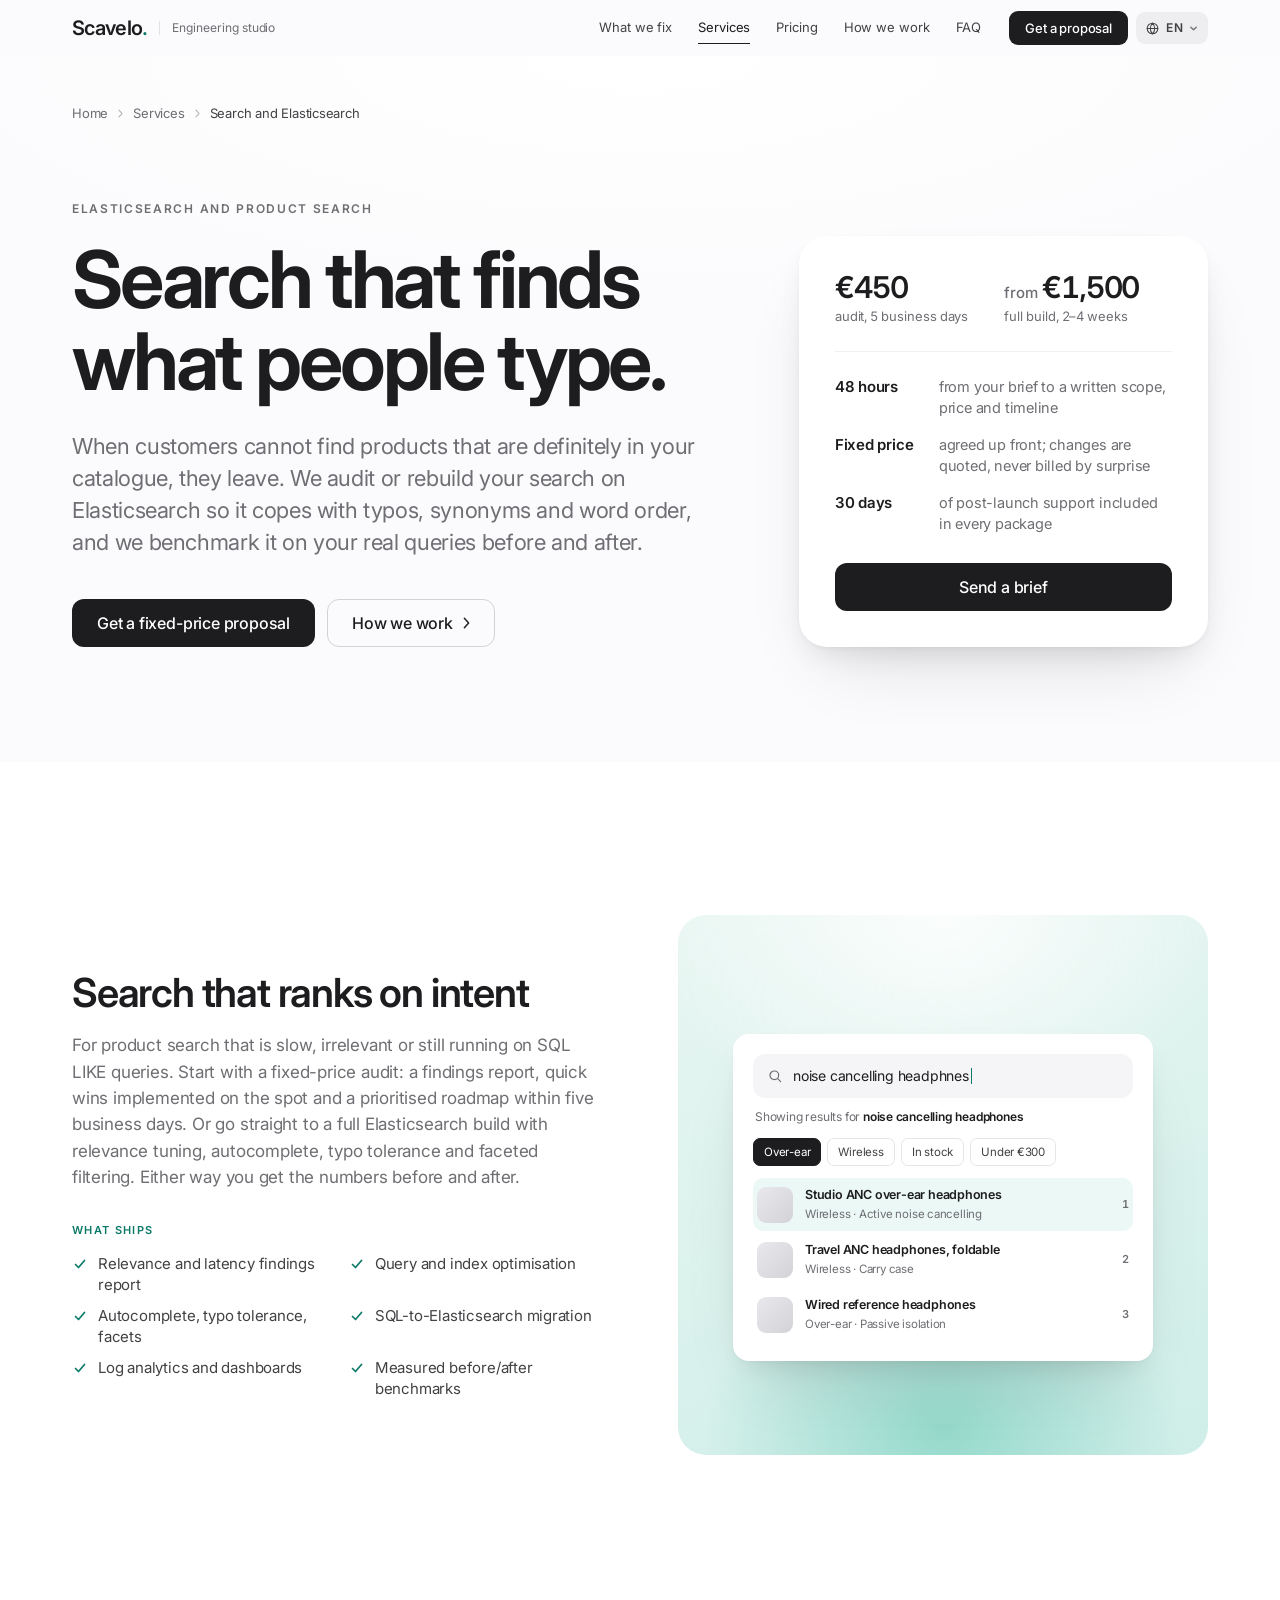
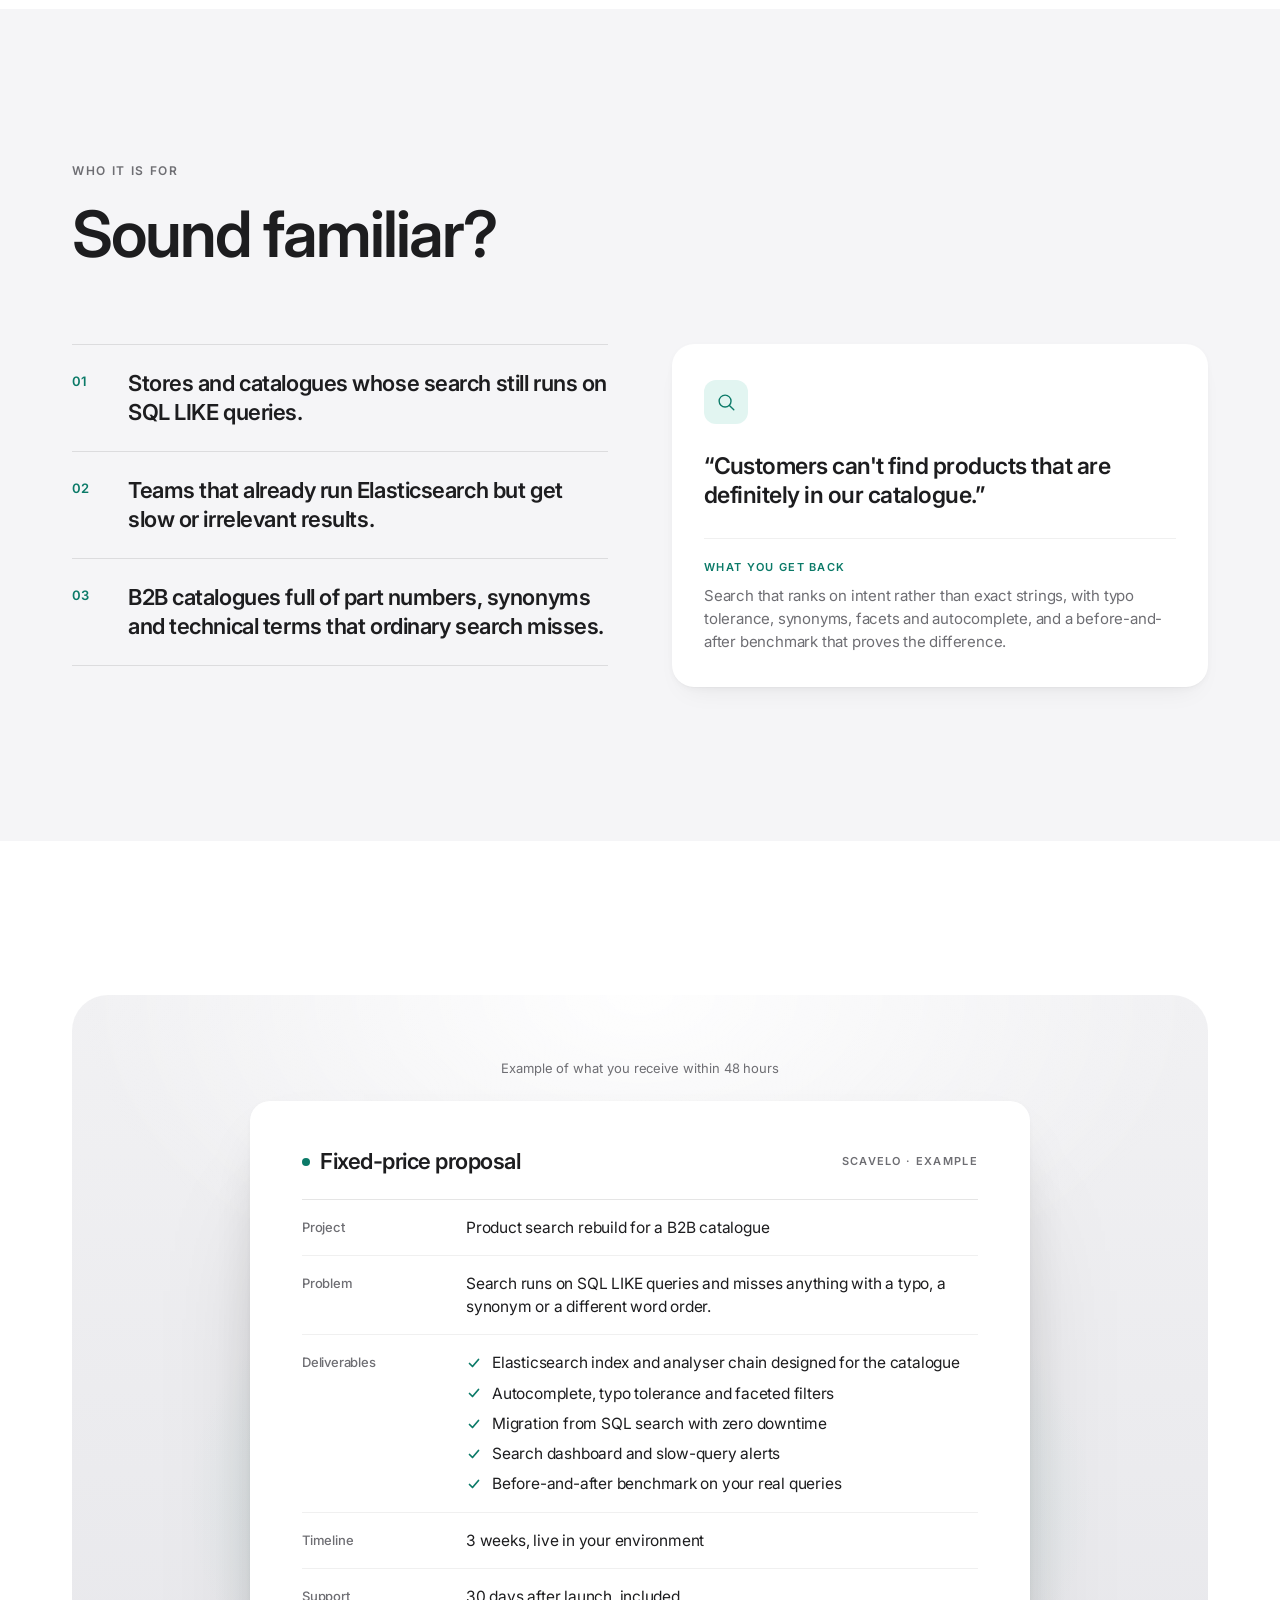
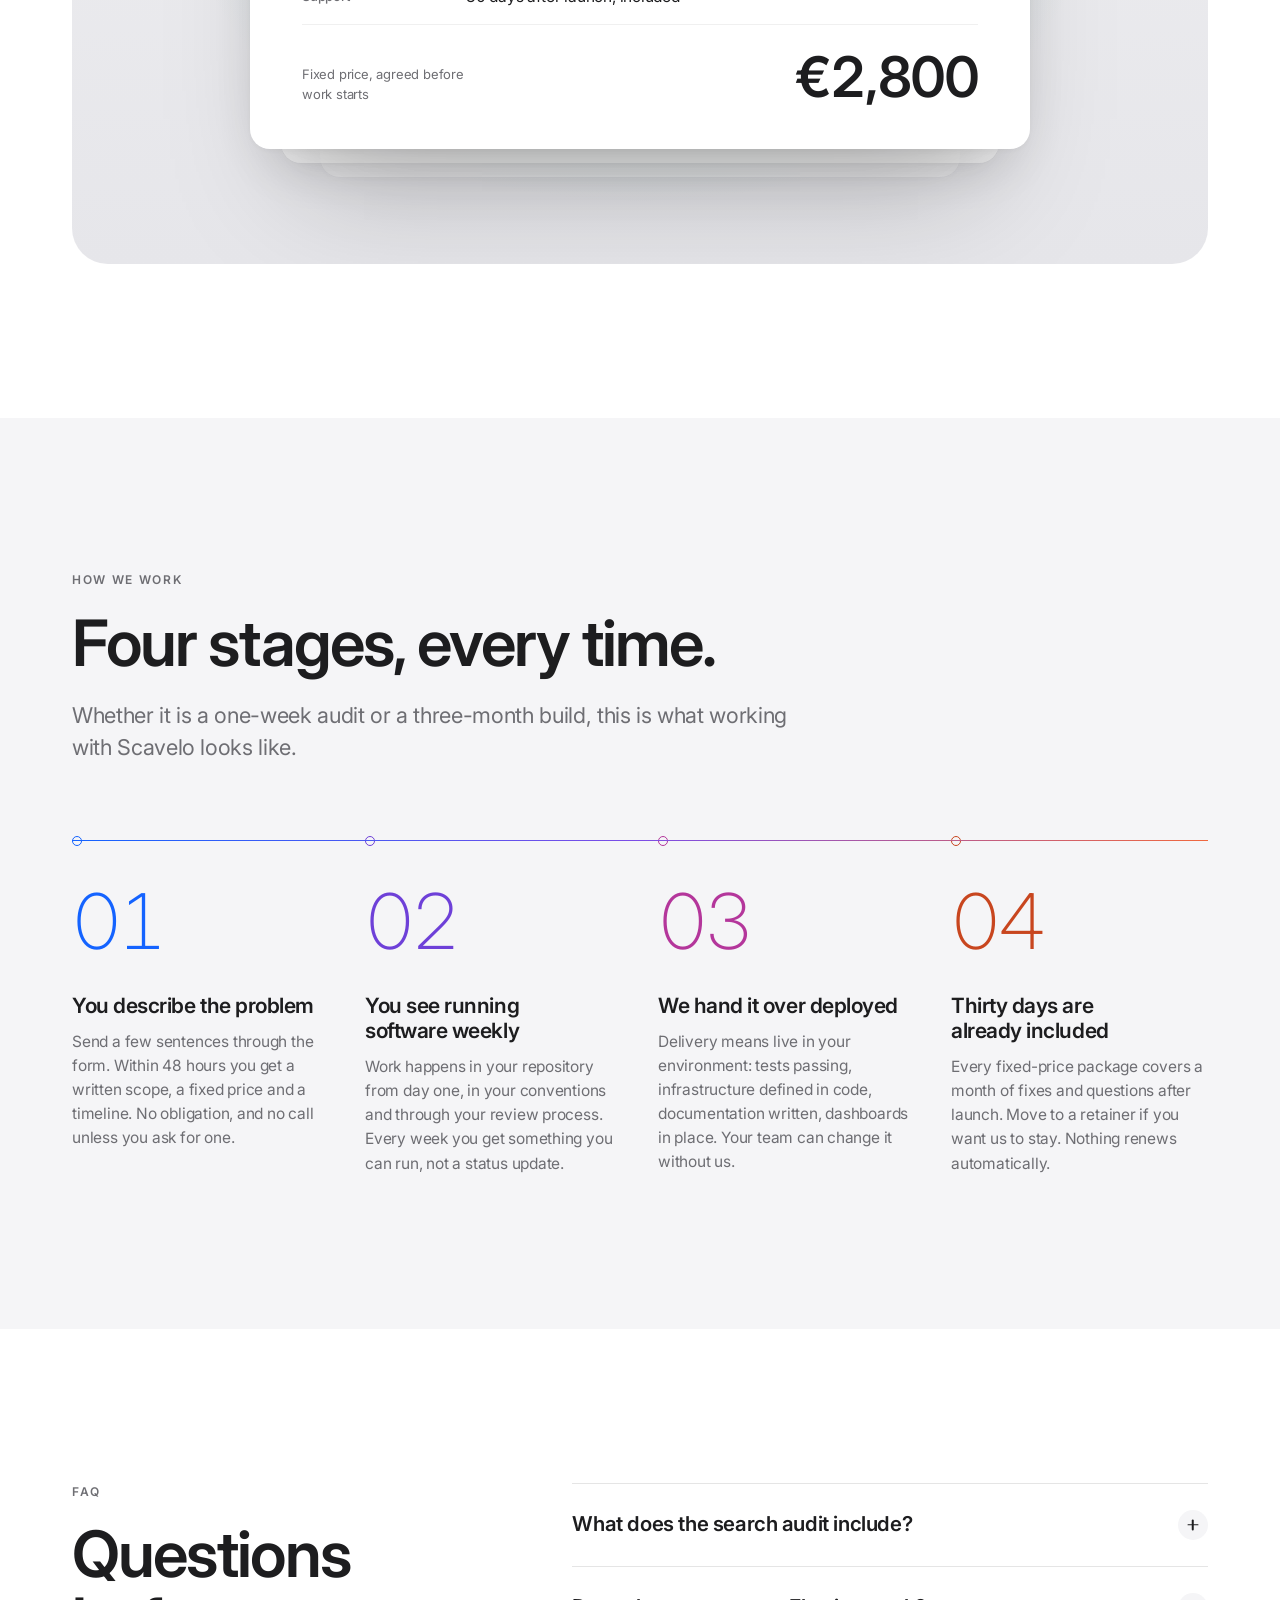
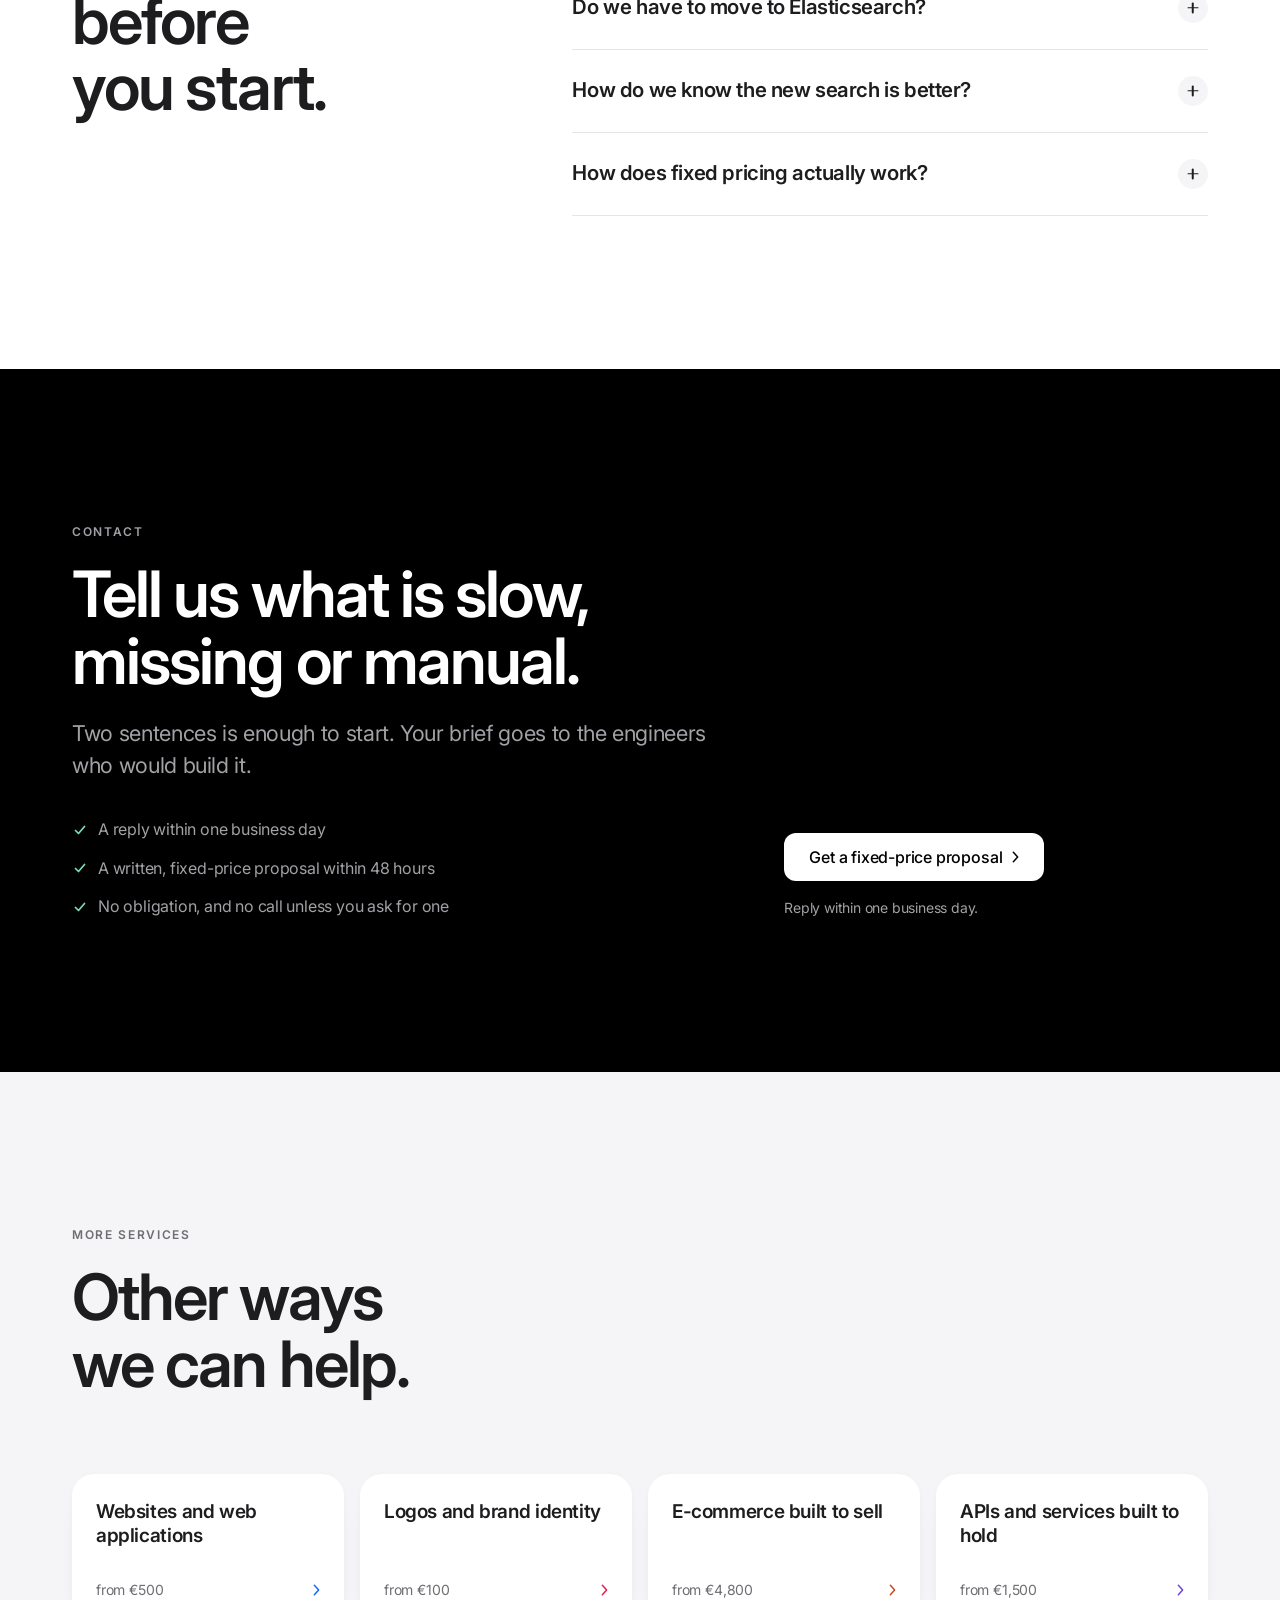
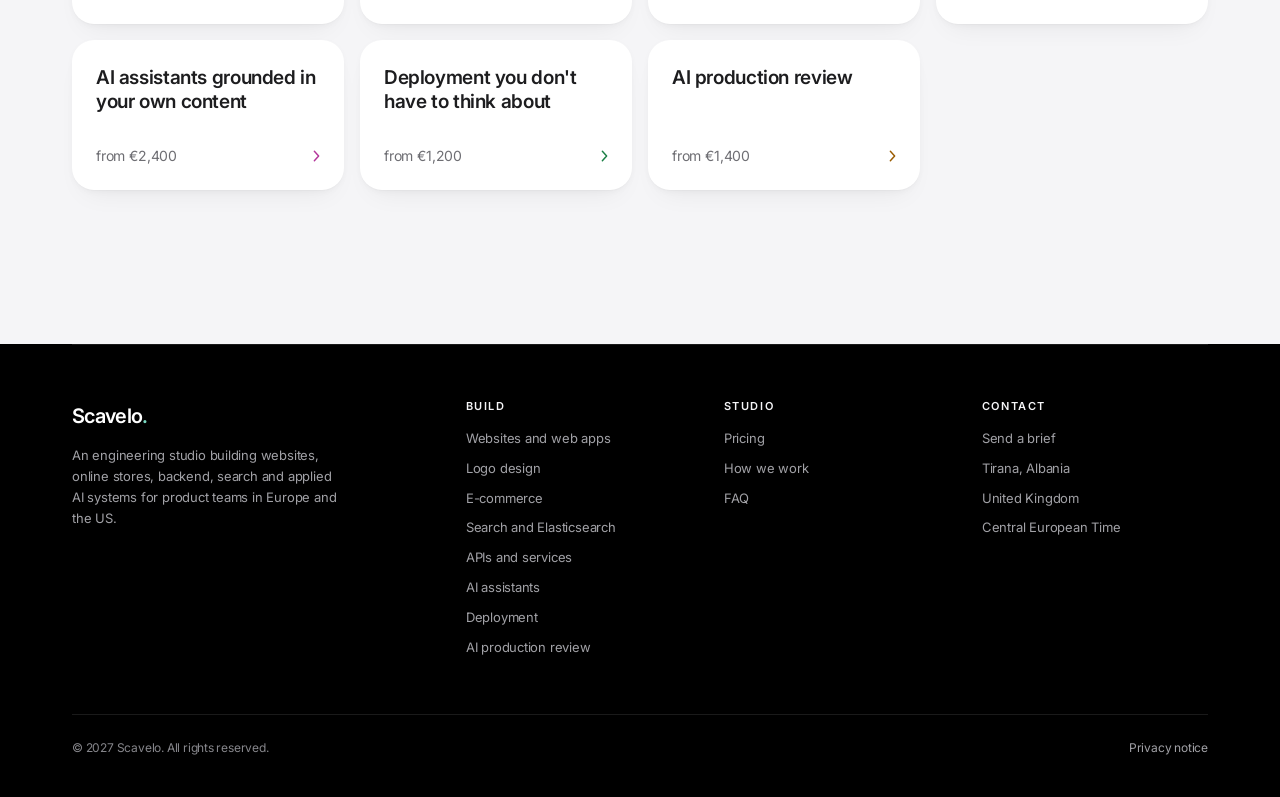
<file: elasticsearch/index.html>
<!DOCTYPE html>
<html lang="en" data-theme="color">
<head>
<meta charset="UTF-8">
<meta name="viewport" content="width=device-width, initial-scale=1.0">
<title>Elasticsearch and Product Search Consulting | Scavelo</title>
<meta name="description" content="Product search on Elasticsearch that ranks on intent, with typo tolerance, autocomplete and facets. Fixed-price audit €450, full builds from €1,500.">
<link rel="canonical" href="https://scavelostudio.co.uk/elasticsearch/">
<meta name="theme-color" content="#FBFBFD">
<meta property="og:type" content="website">
<meta property="og:site_name" content="Scavelo">
<meta property="og:title" content="Elasticsearch and Product Search Consulting | Scavelo">
<meta property="og:description" content="Product search on Elasticsearch that ranks on intent, with typo tolerance, autocomplete and facets. Fixed-price audit €450, full builds from €1,500.">
<meta property="og:url" content="https://scavelostudio.co.uk/elasticsearch/">
<meta property="og:image" content="https://scavelostudio.co.uk/og.png">
<meta property="og:image:width" content="1200">
<meta property="og:image:height" content="630">
<meta property="og:image:alt" content="Scavelo. Websites, online stores and logo design. Written scope and fixed price within 48 hours. Tirana, Albania, United Kingdom, scavelostudio.co.uk">
<meta name="twitter:card" content="summary_large_image">
<meta name="twitter:image:alt" content="Scavelo. Websites, online stores and logo design. Written scope and fixed price within 48 hours. Tirana, Albania, United Kingdom, scavelostudio.co.uk">
<link rel="icon" href="data:image/svg+xml,%3Csvg xmlns='http://www.w3.org/2000/svg' viewBox='0 0 64 64'%3E%3Crect width='64' height='64' rx='15' fill='%231D1D1F'/%3E%3Ctext x='29' y='44' font-family='-apple-system,Helvetica,Arial,sans-serif' font-size='36' font-weight='600' text-anchor='middle' fill='%23F5F5F7'%3ES%3C/text%3E%3Ccircle cx='45.5' cy='41.5' r='3.6' fill='%237ADBC3'/%3E%3C/svg%3E">
<link rel="apple-touch-icon" href="/assets/logo.png">
<link rel="preconnect" href="https://fonts.googleapis.com">
<link rel="preconnect" href="https://fonts.gstatic.com" crossorigin>
<link href="https://fonts.googleapis.com/css2?family=Inter:opsz,wght@14..32,200..700&display=swap" rel="stylesheet">
<link rel="stylesheet" href="/assets/site.css">
<!-- Entrance animations are for people only: automated browsers, such as AI agents, get every section in its final state at once -->
<script>if(!navigator.webdriver)document.documentElement.classList.add('js')</script>
<script type="application/ld+json">
{
  "@context": "https://schema.org",
  "@graph": [
    {
      "@type": "Service",
      "@id": "https://scavelostudio.co.uk/elasticsearch/#service",
      "name": "Elasticsearch and product search",
      "serviceType": "Search engineering",
      "description": "Product search on Elasticsearch that ranks on intent, with typo tolerance, autocomplete and facets. Fixed-price audit €450, full builds from €1,500.",
      "url": "https://scavelostudio.co.uk/elasticsearch/",
      "provider": {
        "@type": "ProfessionalService",
        "@id": "https://scavelostudio.co.uk/#organization",
        "name": "Scavelo",
        "url": "https://scavelostudio.co.uk/"
      },
      "areaServed": [
        "GB",
        "EU",
        "US"
      ],
      "offers": {
        "@type": "Offer",
        "url": "https://scavelostudio.co.uk/elasticsearch/",
        "priceCurrency": "EUR",
        "priceSpecification": {
          "@type": "PriceSpecification",
          "minPrice": 450,
          "priceCurrency": "EUR"
        }
      }
    },
    {
      "@type": "BreadcrumbList",
      "itemListElement": [
        {
          "@type": "ListItem",
          "position": 1,
          "name": "Home",
          "item": "https://scavelostudio.co.uk/"
        },
        {
          "@type": "ListItem",
          "position": 2,
          "name": "Search and Elasticsearch",
          "item": "https://scavelostudio.co.uk/elasticsearch/"
        }
      ]
    },
    {
      "@type": "FAQPage",
      "mainEntity": [
        {
          "@type": "Question",
          "name": "What does the search audit include?",
          "acceptedAnswer": {
            "@type": "Answer",
            "text": "Within five business days you get a findings report on relevance and latency, quick wins implemented during the audit and a prioritised roadmap. The audit costs €450, and the fee is credited if you continue with a build."
          }
        },
        {
          "@type": "Question",
          "name": "Do we have to move to Elasticsearch?",
          "acceptedAnswer": {
            "@type": "Answer",
            "text": "Not for the audit, which starts from whatever you run today. If a rebuild is the right call, the migration from SQL search is planned so that search stays online throughout."
          }
        },
        {
          "@type": "Question",
          "name": "How do we know the new search is better?",
          "acceptedAnswer": {
            "@type": "Answer",
            "text": "Every build is benchmarked on your real queries before and after, and ships with dashboards and slow-query alerts so you can keep an eye on relevance and speed after launch."
          }
        },
        {
          "@type": "Question",
          "name": "How does fixed pricing actually work?",
          "acceptedAnswer": {
            "@type": "Answer",
            "text": "Send a brief and you get back a one-page scope covering deliverables, price and timeline. Work starts on a 50% deposit and the balance is due on delivery. Anything outside that written scope is quoted separately before it is built, so the final invoice matches the number you agreed."
          }
        }
      ]
    }
  ]
}
</script>
</head>
<body id="top">

<header class="nav-bar" id="nav">
  <div class="wrap nav">
    <a class="brand" href="/" aria-label="Scavelo, home page"><span class="mark">Scavelo<i>.</i></span><span class="tag">Engineering studio</span></a>
    <nav class="links" id="links" aria-label="Main">
      <a href="/#fix" style="--i:0">What we fix</a>
      <a class="active" href="/#services" style="--i:1">Services</a>
      <a href="/#pricing" style="--i:2">Pricing</a>
      <a href="/#process" style="--i:3">How we work</a>
      <a href="/#faq" style="--i:4">FAQ</a>
      <a class="btn btn-sm" href="/?service=Search%3A+audit+or+full+build#contact" style="--i:5">Get a proposal</a>
    </nav>
    <div class="lang" id="lang"></div>
    <button class="menu-btn" id="menu-btn" data-i18n-skip aria-controls="links" aria-expanded="false" aria-label="Open menu"><span class="bars" aria-hidden="true"></span></button>
  </div>
</header>

<main data-tone="search">

<section class="pg-hero">
  <div class="wrap">
    <nav aria-label="Breadcrumb"><ol class="crumbs"><li><a href="/">Home</a></li><li><a href="/#services">Services</a></li><li><span aria-current="page">Search and Elasticsearch</span></li></ol></nav>
    <div class="pg-grid">
      <div>
        <h1><span class="eyebrow h1-kicker">Elasticsearch and product search</span> <span class="h1-line">Search that finds what people type.</span></h1>
        <p class="hero-lede">When customers cannot find products that are definitely in your catalogue, they leave. We audit or rebuild your search on Elasticsearch so it copes with typos, synonyms and word order, and we benchmark it on your real queries before and after.</p>
        <div class="actions reveal" style="--d:.1s">
          <a class="btn" href="/?service=Search%3A+audit+or+full+build#contact">Get a fixed-price proposal</a>
          <a class="btn btn-line" href="#process">How we work <span class="chev" aria-hidden="true"></span></a>
        </div>
      </div>
      <div class="pg-card reveal" style="--d:.16s">
        <div class="svc-price">
          <div class="p num">€450<small>audit, 5 business days</small></div>
          <div class="p num"><span class="from">from</span>€1,500<small>full build, 2–4 weeks</small></div>
        </div>
        <ul class="facts">
          <li><b>48 hours</b><span>from your brief to a written scope, price and timeline</span></li>
          <li><b>Fixed price</b><span>agreed up front; changes are quoted, never billed by surprise</span></li>
          <li><b>30 days</b><span>of post-launch support included in every package</span></li>
        </ul>
        <a class="btn" href="/?service=Search%3A+audit+or+full+build#contact">Send a brief</a>
      </div>
    </div>
  </div>
</section>

<section class="section bg-white pg-svc">
  <div class="wrap">
    <article data-tone="search" class="svc">
      <div class="svc-text reveal">
        <h2 class="svc-h">Search that ranks on intent</h2>
        <p>For product search that is slow, irrelevant or still running on SQL LIKE queries. Start with a fixed-price audit: a findings report, quick wins implemented on the spot and a prioritised roadmap within five business days. Or go straight to a full Elasticsearch build with relevance tuning, autocomplete, typo tolerance and faceted filtering. Either way you get the numbers before and after.</p>
        <div class="ships"><b>What ships</b><ul class="ck"><li>Relevance and latency findings report</li><li>Query and index optimisation</li><li>Autocomplete, typo tolerance, facets</li><li>SQL-to-Elasticsearch migration</li><li>Log analytics and dashboards</li><li>Measured before/after benchmarks</li></ul></div>
      </div>
      <div class="viz reveal" style="--d:.1s" aria-hidden="true">
        <div class="viz-card" data-parallax=".05" data-max="12">
          <div class="v-search"><svg viewBox="0 0 24 24" fill="none" stroke="currentColor" stroke-width="1.8" stroke-linecap="round"><circle cx="11" cy="11" r="6.5"/><path d="M16 16l4.5 4.5"/></svg><span>noise cancelling headphnes</span><span class="caret"></span></div>
          <p class="v-note">Showing results for <b>noise cancelling headphones</b></p>
          <div class="v-facets"><span class="on">Over-ear</span><span>Wireless</span><span>In stock</span><span>Under €300</span></div>
          <ul class="v-results">
            <li><span class="th"></span><span><b>Studio ANC over-ear headphones</b><i>Wireless · Active noise cancelling</i></span><span class="r">1</span></li>
            <li><span class="th"></span><span><b>Travel ANC headphones, foldable</b><i>Wireless · Carry case</i></span><span class="r">2</span></li>
            <li><span class="th"></span><span><b>Wired reference headphones</b><i>Over-ear · Passive isolation</i></span><span class="r">3</span></li>
          </ul>
        </div>
      </div>
    </article>
  </div>
</section>

<section class="section bg-mist">
  <div class="wrap">
    <div class="sec-head reveal">
      <p class="eyebrow">Who it is for</p>
      <h2 class="h-section">Sound familiar?</h2>
    </div>
    <div class="who-grid">
      <ul class="who reveal">
        <li><span class="n" aria-hidden="true">01</span><span>Stores and catalogues whose search still runs on SQL LIKE queries.</span></li>
        <li><span class="n" aria-hidden="true">02</span><span>Teams that already run Elasticsearch but get slow or irrelevant results.</span></li>
        <li><span class="n" aria-hidden="true">03</span><span>B2B catalogues full of part numbers, synonyms and technical terms that ordinary search misses.</span></li>
      </ul>
      <div class="who-cards">
      <div data-tone="search" class="card sym reveal">
        <div class="ico" aria-hidden="true"><svg viewBox="0 0 24 24" fill="none" stroke="currentColor" stroke-width="1.5" stroke-linecap="round" stroke-linejoin="round"><circle cx="11" cy="11" r="6.5"/><path d="M16 16l4.5 4.5"/></svg></div>
        <q>Customers can't find products that are definitely in our catalogue.</q>
        <div class="fix"><b>What you get back</b>Search that ranks on intent rather than exact strings, with typo tolerance, synonyms, facets and autocomplete, and a before-and-after benchmark that proves the difference.</div>
      </div>
      </div>
    </div>
  </div>
</section>

<section class="section bg-white pg-doc">
  <div class="wrap">
    <div class="stage reveal" data-tone="search">
      <div class="stage-inner">
        <div class="stage-top"><p class="doc-label" id="doc-label">Example of what you receive within 48 hours</p></div>
        <div class="doc-stack" data-parallax=".035">
          <article class="doc" data-proposal="2" aria-describedby="doc-label">
            <div class="doc-head"><span class="t">Fixed-price proposal</span><span class="ref">Scavelo · example</span></div>
            <div class="doc-body">
              <div class="doc-row"><span class="k">Project</span><span class="v" data-f="project">Product search rebuild for a B2B catalogue</span></div>
              <div class="doc-row"><span class="k">Problem</span><span class="v" data-f="problem">Search runs on SQL LIKE queries and misses anything with a typo, a synonym or a different word order.</span></div>
              <div class="doc-row"><span class="k">Deliverables</span><span class="v"><ul class="ck" data-f="items"><li>Elasticsearch index and analyser chain designed for the catalogue</li><li>Autocomplete, typo tolerance and faceted filters</li><li>Migration from SQL search with zero downtime</li><li>Search dashboard and slow-query alerts</li><li>Before-and-after benchmark on your real queries</li></ul></span></div>
              <div class="doc-row"><span class="k">Timeline</span><span class="v" data-f="time">3 weeks, live in your environment</span></div>
              <div class="doc-row"><span class="k">Support</span><span class="v">30 days after launch, included</span></div>
              <div class="doc-total"><span class="k">Fixed price, agreed before work starts</span><span class="price num" data-f="price">€2,800</span></div>
            </div>
          </article>
        </div>
      </div>
    </div>
  </div>
</section>

<section id="process" class="section bg-mist">
  <div class="wrap">
    <div class="sec-head reveal">
      <p class="eyebrow">How we work</p>
      <h2 class="h-section">Four stages, every time.</h2>
      <p class="lead">Whether it is a one-week audit or a three-month build, this is what working with Scavelo looks like.</p>
    </div>
    <div class="steps">
      <div class="step reveal"><div class="n num">01</div><h3>You describe the problem</h3><p>Send a few sentences through the form. Within 48 hours you get a written scope, a fixed price and a timeline. No obligation, and no call unless you ask for one.</p></div>
      <div class="step reveal" style="--d:.1s"><div class="n num">02</div><h3>You see running software weekly</h3><p>Work happens in your repository from day one, in your conventions and through your review process. Every week you get something you can run, not a status update.</p></div>
      <div class="step reveal" style="--d:.2s"><div class="n num">03</div><h3>We hand it over deployed</h3><p>Delivery means live in your environment: tests passing, infrastructure defined in code, documentation written, dashboards in place. Your team can change it without us.</p></div>
      <div class="step reveal" style="--d:.3s"><div class="n num">04</div><h3>Thirty days are already included</h3><p>Every fixed-price package covers a month of fixes and questions after launch. Move to a retainer if you want us to stay. Nothing renews automatically.</p></div>
    </div>
  </div>
</section>

<section class="section bg-white">
  <div class="wrap faq-grid">
    <div class="sec-head reveal">
      <p class="eyebrow">FAQ</p>
      <h2 class="h-section">Questions before you start.</h2>
    </div>
    <div class="faq reveal" style="--d:.08s">
      <details><summary>What does the search audit include?<span class="pm" aria-hidden="true"></span></summary><div class="a">Within five business days you get a findings report on relevance and latency, quick wins implemented during the audit and a prioritised roadmap. The audit costs €450, and the fee is credited if you continue with a build.</div></details>
      <details><summary>Do we have to move to Elasticsearch?<span class="pm" aria-hidden="true"></span></summary><div class="a">Not for the audit, which starts from whatever you run today. If a rebuild is the right call, the migration from SQL search is planned so that search stays online throughout.</div></details>
      <details><summary>How do we know the new search is better?<span class="pm" aria-hidden="true"></span></summary><div class="a">Every build is benchmarked on your real queries before and after, and ships with dashboards and slow-query alerts so you can keep an eye on relevance and speed after launch.</div></details>
      <details><summary>How does fixed pricing actually work?<span class="pm" aria-hidden="true"></span></summary><div class="a">Send a brief and you get back a one-page scope covering deliverables, price and timeline. Work starts on a 50% deposit and the balance is due on delivery. Anything outside that written scope is quoted separately before it is built, so the final invoice matches the number you agreed.</div></details>
    </div>
  </div>
</section>

<section class="section dark contact">
  <div class="wrap cta-grid">
    <div class="reveal">
      <p class="eyebrow">Contact</p>
      <h2 class="h-section">Tell us what is slow, missing or manual.</h2>
      <p class="lead">Two sentences is enough to start. Your brief goes to the engineers who would build it.</p>
      <ul class="ck">
        <li>A reply within one business day</li>
        <li>A written, fixed-price proposal within 48 hours</li>
        <li>No obligation, and no call unless you ask for one</li>
      </ul>
    </div>
    <div class="cta-side reveal" style="--d:.1s">
      <a class="btn btn-light" href="/?service=Search%3A+audit+or+full+build#contact">Get a fixed-price proposal <span class="chev" aria-hidden="true"></span></a>
      <span class="note">Reply within one business day.</span>
    </div>
  </div>
</section>

<section class="section bg-mist">
  <div class="wrap">
    <div class="sec-head reveal">
      <p class="eyebrow">More services</p>
      <h2 class="h-section">Other ways we can help.</h2>
    </div>
    <div class="rel-grid">
      <a data-tone="web" class="rel reveal" href="/web-design/"><b>Websites and web applications</b><span><span><span class="from">from</span>€500</span><span class="chev" aria-hidden="true"></span></span></a>
      <a data-tone="brand" class="rel reveal" href="/logo-design/"><b>Logos and brand identity</b><span><span><span class="from">from</span>€100</span><span class="chev" aria-hidden="true"></span></span></a>
      <a data-tone="shop" class="rel reveal" href="/online-stores/"><b>E-commerce built to sell</b><span><span><span class="from">from</span>€4,800</span><span class="chev" aria-hidden="true"></span></span></a>
      <a data-tone="api" class="rel reveal" href="/api-development/"><b>APIs and services built to hold</b><span><span><span class="from">from</span>€1,500</span><span class="chev" aria-hidden="true"></span></span></a>
      <a data-tone="ai" class="rel reveal" href="/ai-assistants/"><b>AI assistants grounded in your own content</b><span><span><span class="from">from</span>€2,400</span><span class="chev" aria-hidden="true"></span></span></a>
      <a data-tone="ops" class="rel reveal" href="/deployment/"><b>Deployment you don't have to think about</b><span><span><span class="from">from</span>€1,200</span><span class="chev" aria-hidden="true"></span></span></a>
      <a data-tone="review" class="rel reveal" href="/ai-review/"><b>AI production review</b><span><span><span class="from">from</span>€1,400</span><span class="chev" aria-hidden="true"></span></span></a>
    </div>
  </div>
</section>

</main>

<footer>
  <div class="wrap">
    <div class="foot-top">
      <div>
        <a class="brand" href="/"><span class="mark">Scavelo<i>.</i></span></a>
        <p>An engineering studio building websites, online stores, backend, search and applied AI systems for product teams in Europe and the US.</p>
      </div>
      <div><h4>Build</h4><ul><li><a href="/web-design/">Websites and web apps</a></li><li><a href="/logo-design/">Logo design</a></li><li><a href="/online-stores/">E-commerce</a></li><li><a href="/elasticsearch/">Search and Elasticsearch</a></li><li><a href="/api-development/">APIs and services</a></li><li><a href="/ai-assistants/">AI assistants</a></li><li><a href="/deployment/">Deployment</a></li><li><a href="/ai-review/">AI production review</a></li></ul></div>
      <div><h4>Studio</h4><ul><li><a href="/#pricing">Pricing</a></li><li><a href="/#process">How we work</a></li><li><a href="/#faq">FAQ</a></li></ul></div>
      <div><h4>Contact</h4><ul><li><a href="/#contact">Send a brief</a></li><li>Tirana, Albania</li><li>United Kingdom</li><li>Central European Time</li></ul></div>
    </div>
    <div class="foot-bottom">
      <span>© 2027 Scavelo. All rights reserved.</span>
      <span><a href="/privacy.html">Privacy notice</a></span>
    </div>
  </div>
</footer>

<script src="/i18n/i18n.js"></script>
<script src="/assets/page.js"></script>
</body>
</html>
</file>
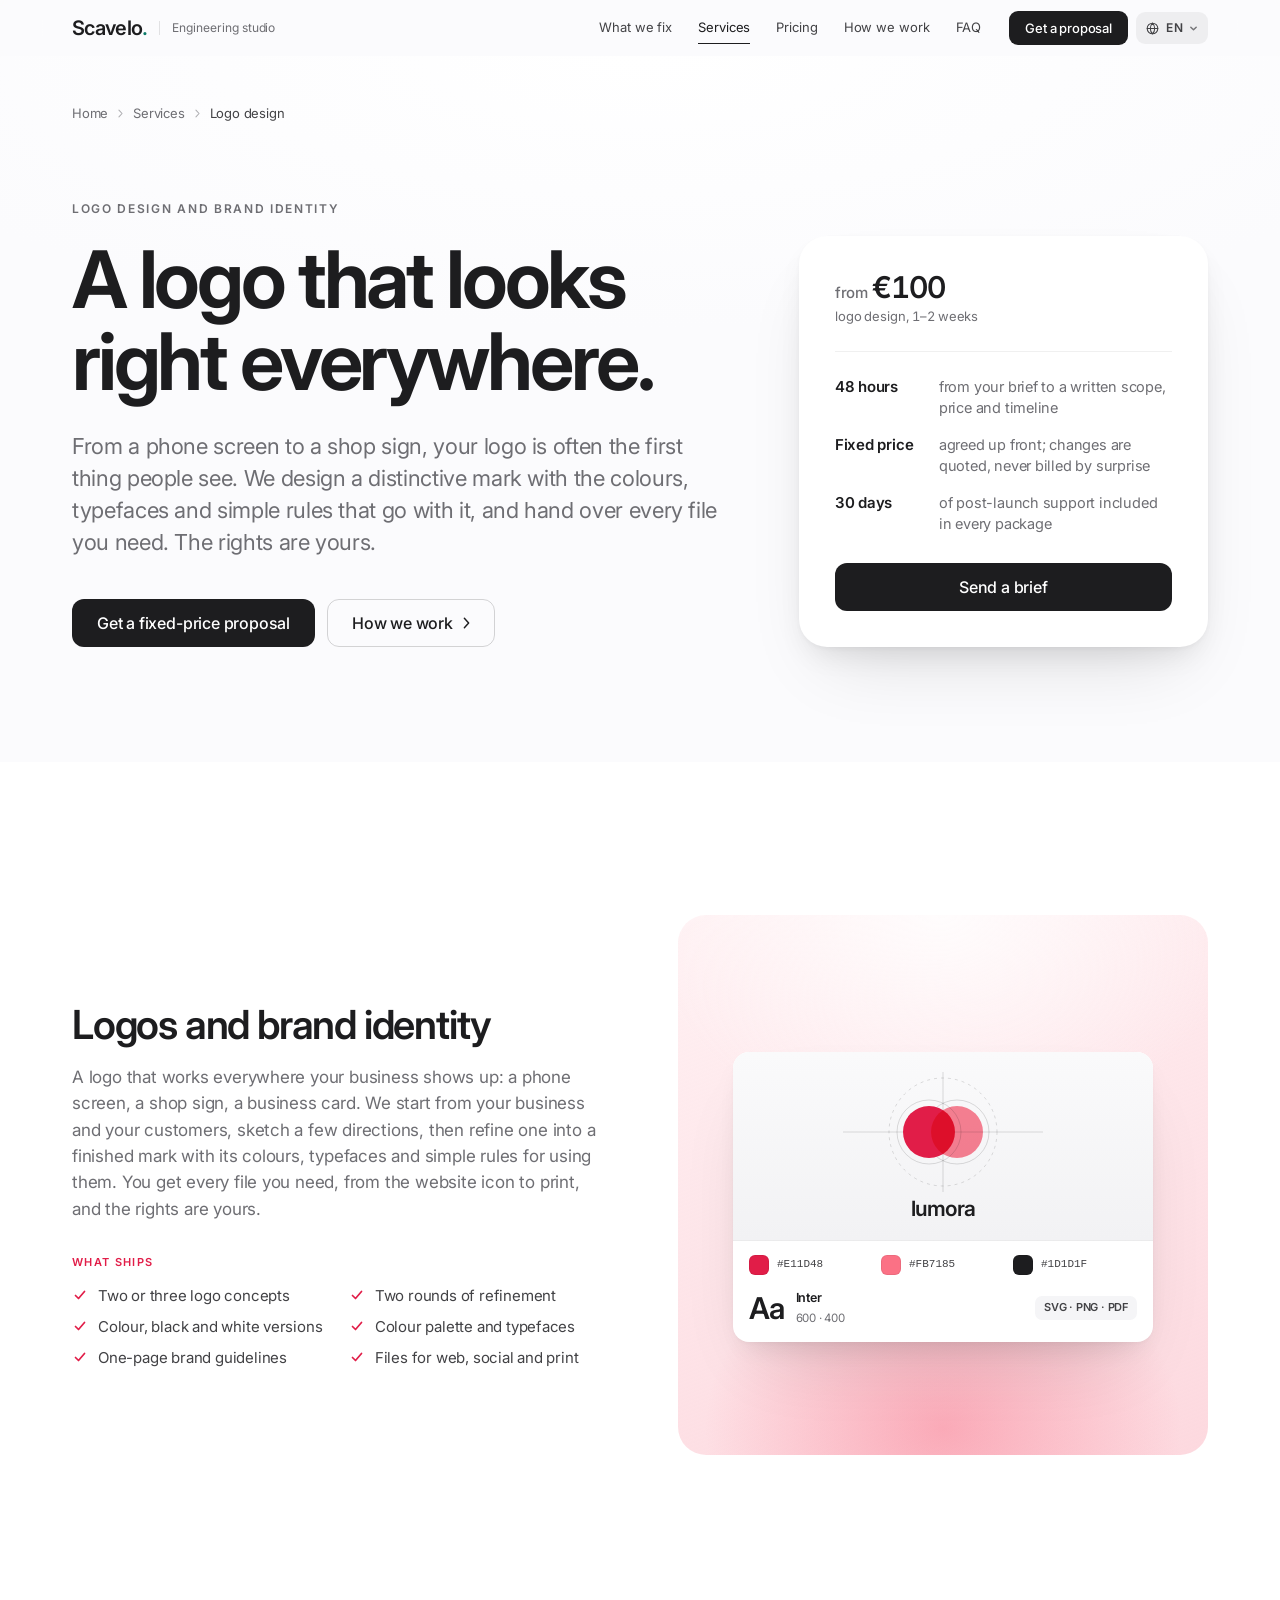
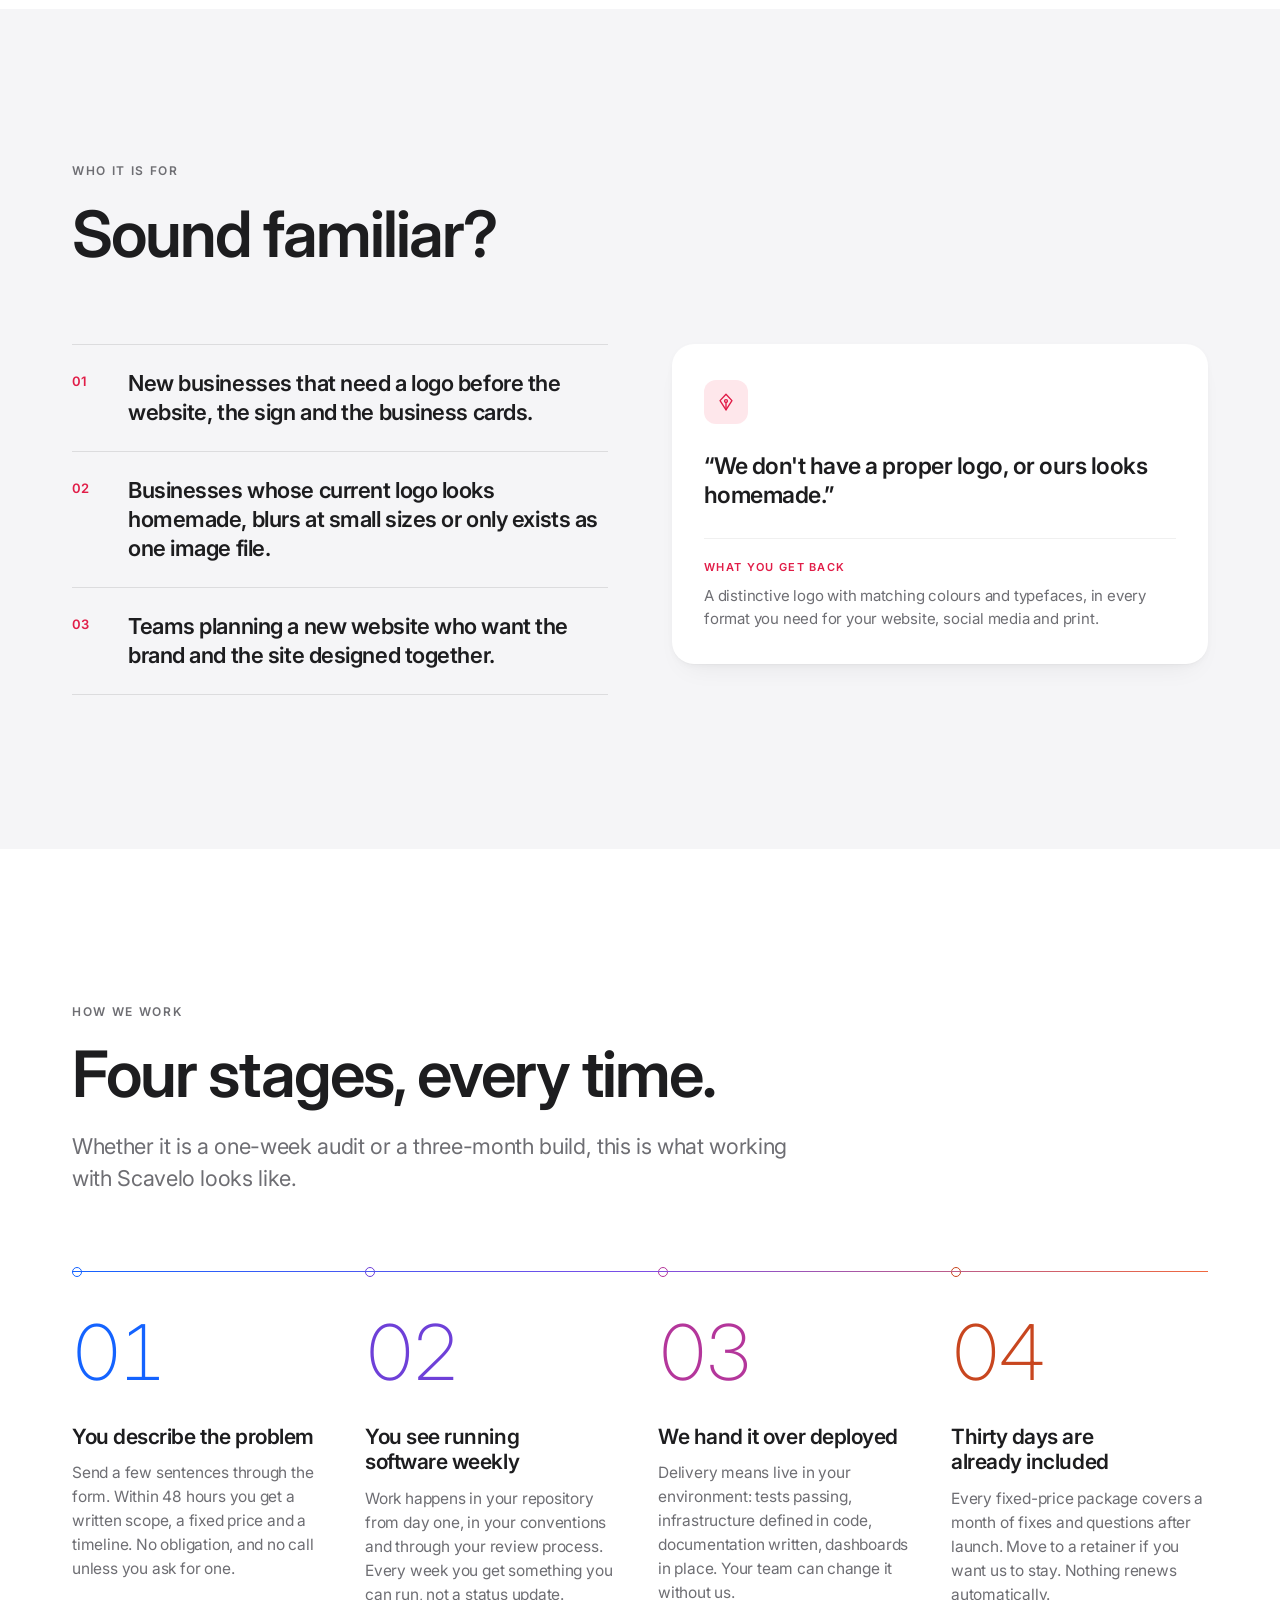
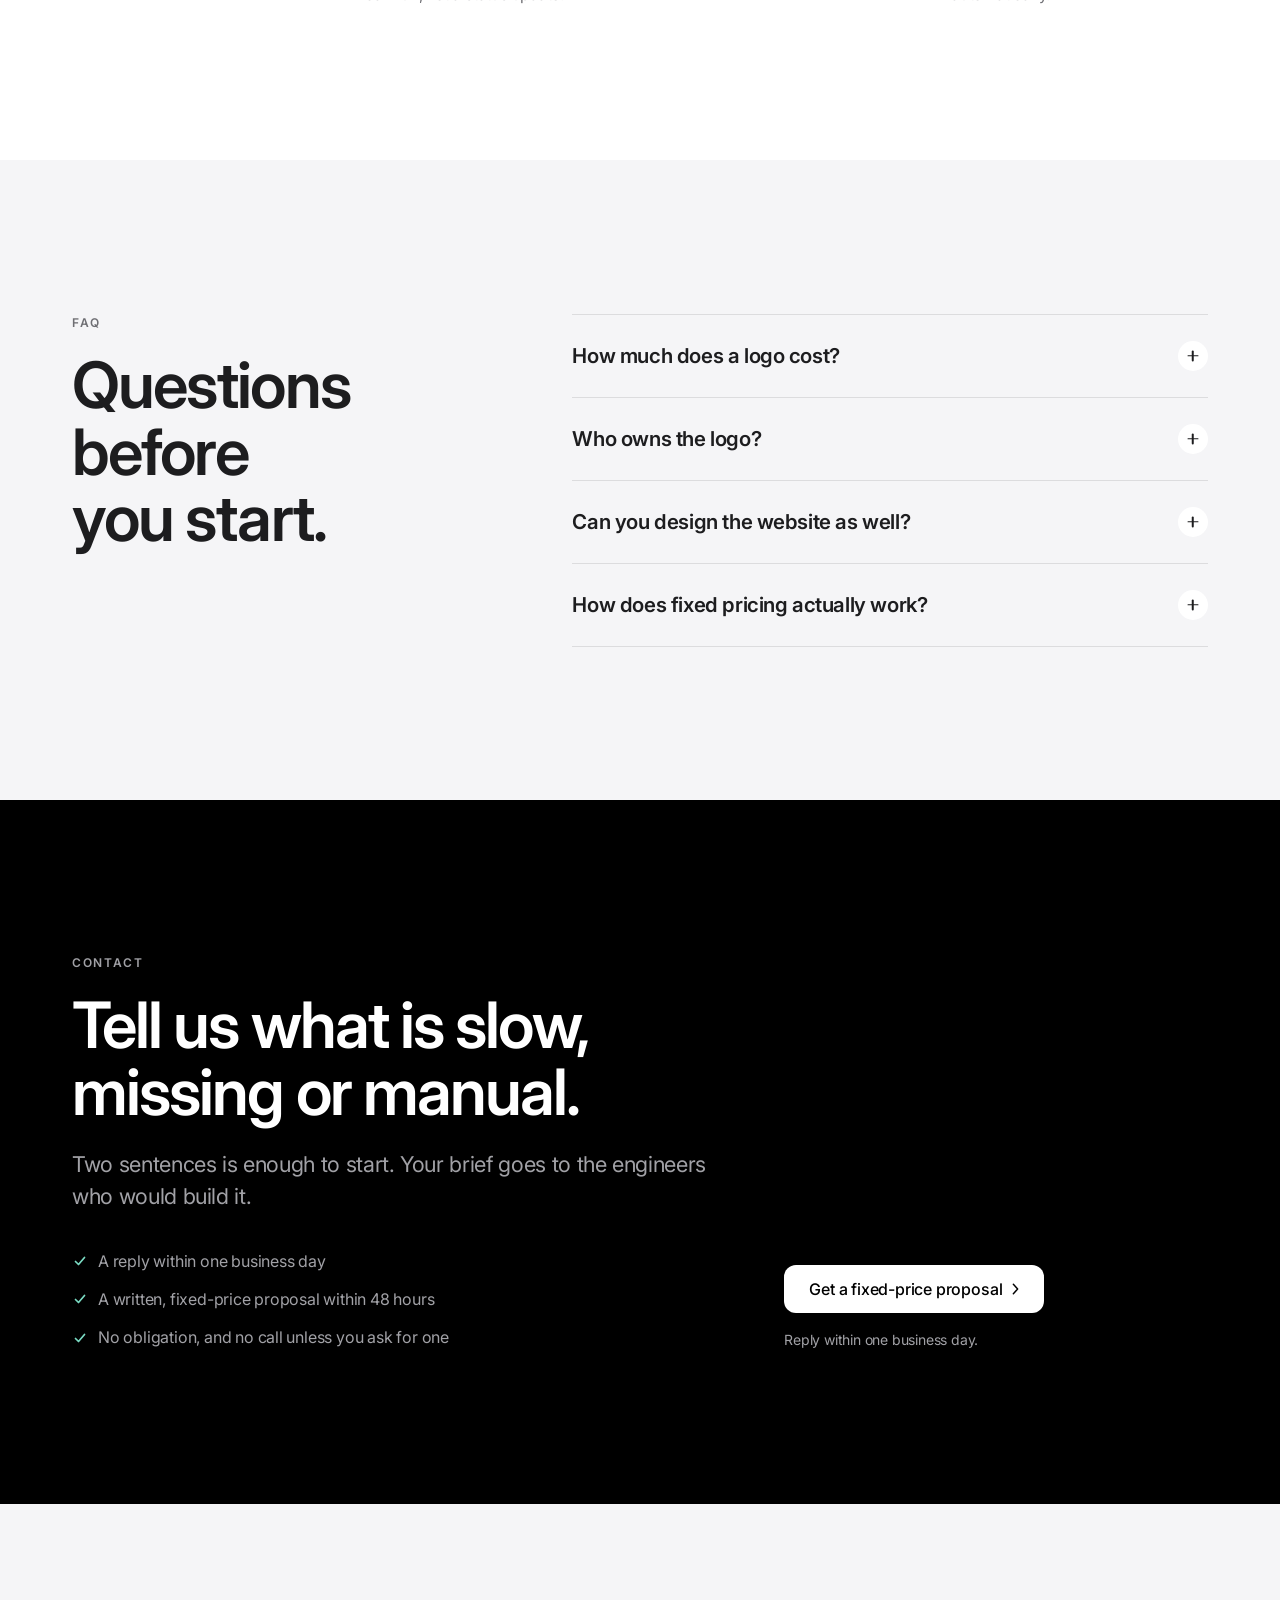
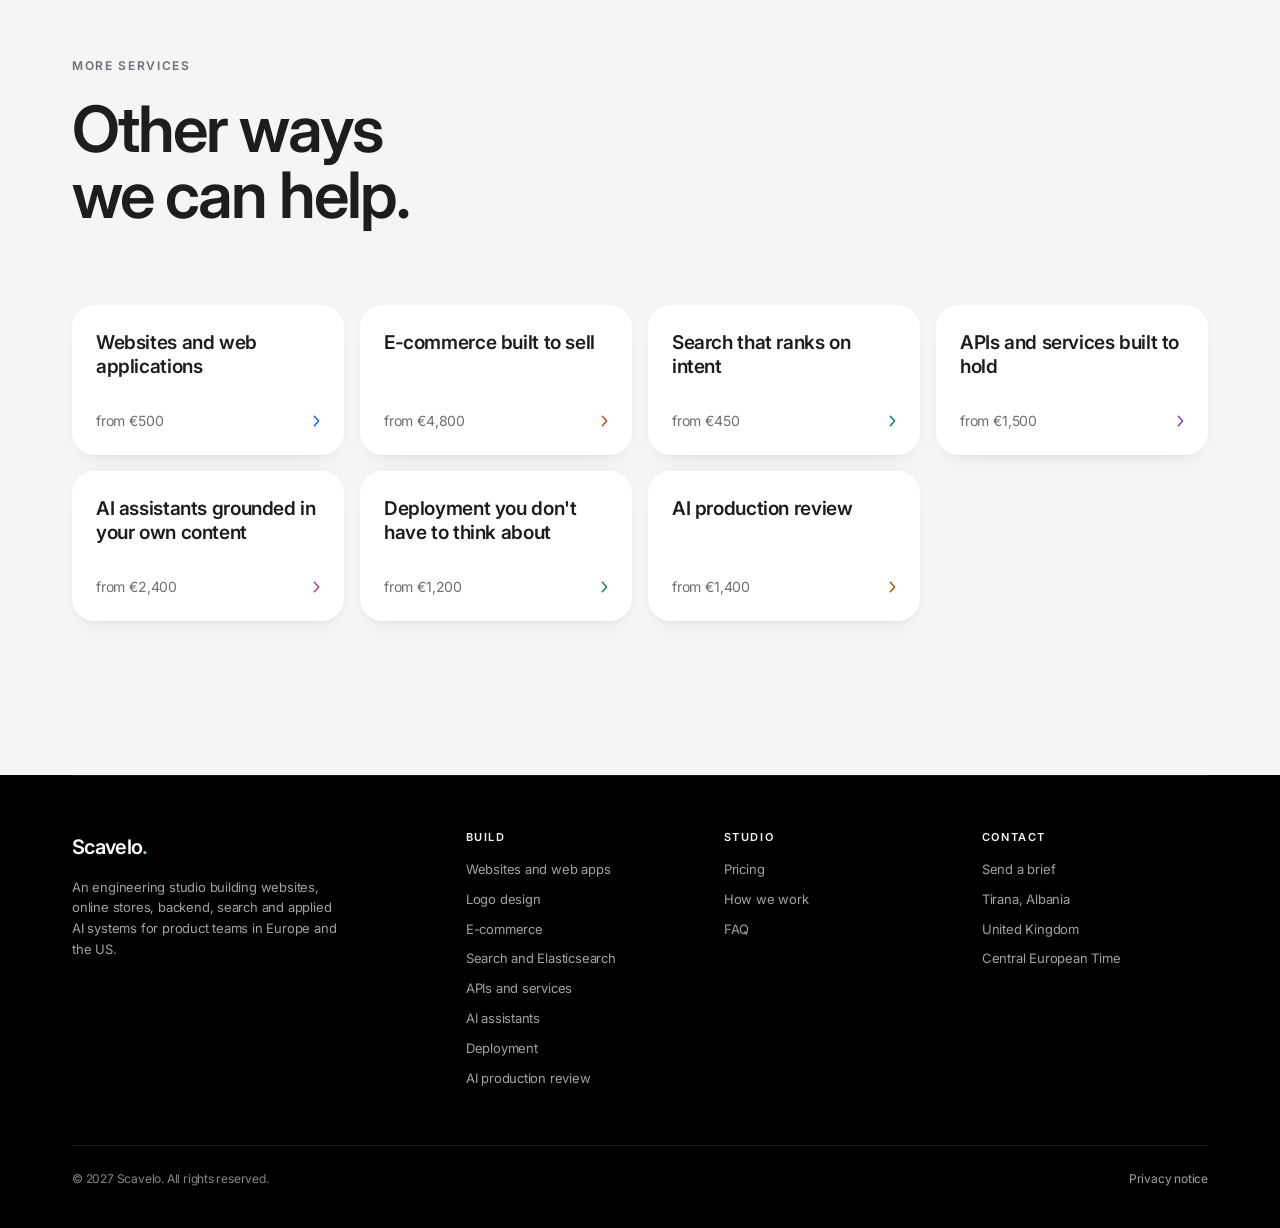
<file: logo-design/index.html>
<!DOCTYPE html>
<html lang="en" data-theme="color">
<head>
<meta charset="UTF-8">
<meta name="viewport" content="width=device-width, initial-scale=1.0">
<title>Logo Design and Brand Identity from €100 | Scavelo</title>
<meta name="description" content="Professional logo design with colours, typefaces and files for web, social and print. Two or three concepts and two rounds of refinement, from €100.">
<link rel="canonical" href="https://scavelostudio.co.uk/logo-design/">
<meta name="theme-color" content="#FBFBFD">
<meta property="og:type" content="website">
<meta property="og:site_name" content="Scavelo">
<meta property="og:title" content="Logo Design and Brand Identity from €100 | Scavelo">
<meta property="og:description" content="Professional logo design with colours, typefaces and files for web, social and print. Two or three concepts and two rounds of refinement, from €100.">
<meta property="og:url" content="https://scavelostudio.co.uk/logo-design/">
<meta property="og:image" content="https://scavelostudio.co.uk/og.png">
<meta property="og:image:width" content="1200">
<meta property="og:image:height" content="630">
<meta property="og:image:alt" content="Scavelo. Websites, online stores and logo design. Written scope and fixed price within 48 hours. Tirana, Albania, United Kingdom, scavelostudio.co.uk">
<meta name="twitter:card" content="summary_large_image">
<meta name="twitter:image:alt" content="Scavelo. Websites, online stores and logo design. Written scope and fixed price within 48 hours. Tirana, Albania, United Kingdom, scavelostudio.co.uk">
<link rel="icon" href="data:image/svg+xml,%3Csvg xmlns='http://www.w3.org/2000/svg' viewBox='0 0 64 64'%3E%3Crect width='64' height='64' rx='15' fill='%231D1D1F'/%3E%3Ctext x='29' y='44' font-family='-apple-system,Helvetica,Arial,sans-serif' font-size='36' font-weight='600' text-anchor='middle' fill='%23F5F5F7'%3ES%3C/text%3E%3Ccircle cx='45.5' cy='41.5' r='3.6' fill='%237ADBC3'/%3E%3C/svg%3E">
<link rel="apple-touch-icon" href="/assets/logo.png">
<link rel="preconnect" href="https://fonts.googleapis.com">
<link rel="preconnect" href="https://fonts.gstatic.com" crossorigin>
<link href="https://fonts.googleapis.com/css2?family=Inter:opsz,wght@14..32,200..700&display=swap" rel="stylesheet">
<link rel="stylesheet" href="/assets/site.css">
<!-- Entrance animations are for people only: automated browsers, such as AI agents, get every section in its final state at once -->
<script>if(!navigator.webdriver)document.documentElement.classList.add('js')</script>
<script type="application/ld+json">
{
  "@context": "https://schema.org",
  "@graph": [
    {
      "@type": "Service",
      "@id": "https://scavelostudio.co.uk/logo-design/#service",
      "name": "Logo design and brand identity",
      "serviceType": "Logo design",
      "description": "Professional logo design with colours, typefaces and files for web, social and print. Two or three concepts and two rounds of refinement, from €100.",
      "url": "https://scavelostudio.co.uk/logo-design/",
      "provider": {
        "@type": "ProfessionalService",
        "@id": "https://scavelostudio.co.uk/#organization",
        "name": "Scavelo",
        "url": "https://scavelostudio.co.uk/"
      },
      "areaServed": [
        "GB",
        "EU",
        "US"
      ],
      "offers": {
        "@type": "Offer",
        "url": "https://scavelostudio.co.uk/logo-design/",
        "priceCurrency": "EUR",
        "priceSpecification": {
          "@type": "PriceSpecification",
          "minPrice": 100,
          "priceCurrency": "EUR"
        }
      }
    },
    {
      "@type": "BreadcrumbList",
      "itemListElement": [
        {
          "@type": "ListItem",
          "position": 1,
          "name": "Home",
          "item": "https://scavelostudio.co.uk/"
        },
        {
          "@type": "ListItem",
          "position": 2,
          "name": "Logo design",
          "item": "https://scavelostudio.co.uk/logo-design/"
        }
      ]
    },
    {
      "@type": "FAQPage",
      "mainEntity": [
        {
          "@type": "Question",
          "name": "How much does a logo cost?",
          "acceptedAnswer": {
            "@type": "Answer",
            "text": "Logo design starts from €100 and takes one to two weeks. That covers two or three concepts, two rounds of refinement, colour and black-and-white versions, a colour palette, typefaces, one-page brand guidelines and files for web, social and print."
          }
        },
        {
          "@type": "Question",
          "name": "Who owns the logo?",
          "acceptedAnswer": {
            "@type": "Answer",
            "text": "You do. Once the project is paid, the finished logo and its files are yours to use anywhere, with no licence fees and nothing licensed back to us."
          }
        },
        {
          "@type": "Question",
          "name": "Can you design the website as well?",
          "acceptedAnswer": {
            "@type": "Answer",
            "text": "Yes. Many clients start with a logo and move on to a website, and the logo, colours and typefaces carry straight into the site's design. Mention both in your brief and the proposal will cover them together."
          }
        },
        {
          "@type": "Question",
          "name": "How does fixed pricing actually work?",
          "acceptedAnswer": {
            "@type": "Answer",
            "text": "Send a brief and you get back a one-page scope covering deliverables, price and timeline. Work starts on a 50% deposit and the balance is due on delivery. Anything outside that written scope is quoted separately before it is built, so the final invoice matches the number you agreed."
          }
        }
      ]
    }
  ]
}
</script>
</head>
<body id="top">

<header class="nav-bar" id="nav">
  <div class="wrap nav">
    <a class="brand" href="/" aria-label="Scavelo, home page"><span class="mark">Scavelo<i>.</i></span><span class="tag">Engineering studio</span></a>
    <nav class="links" id="links" aria-label="Main">
      <a href="/#fix" style="--i:0">What we fix</a>
      <a class="active" href="/#services" style="--i:1">Services</a>
      <a href="/#pricing" style="--i:2">Pricing</a>
      <a href="/#process" style="--i:3">How we work</a>
      <a href="/#faq" style="--i:4">FAQ</a>
      <a class="btn btn-sm" href="/?service=Logo+or+brand+identity#contact" style="--i:5">Get a proposal</a>
    </nav>
    <div class="lang" id="lang"></div>
    <button class="menu-btn" id="menu-btn" data-i18n-skip aria-controls="links" aria-expanded="false" aria-label="Open menu"><span class="bars" aria-hidden="true"></span></button>
  </div>
</header>

<main data-tone="brand">

<section class="pg-hero">
  <div class="wrap">
    <nav aria-label="Breadcrumb"><ol class="crumbs"><li><a href="/">Home</a></li><li><a href="/#services">Services</a></li><li><span aria-current="page">Logo design</span></li></ol></nav>
    <div class="pg-grid">
      <div>
        <h1><span class="eyebrow h1-kicker">Logo design and brand identity</span> <span class="h1-line">A logo that looks right everywhere.</span></h1>
        <p class="hero-lede">From a phone screen to a shop sign, your logo is often the first thing people see. We design a distinctive mark with the colours, typefaces and simple rules that go with it, and hand over every file you need. The rights are yours.</p>
        <div class="actions reveal" style="--d:.1s">
          <a class="btn" href="/?service=Logo+or+brand+identity#contact">Get a fixed-price proposal</a>
          <a class="btn btn-line" href="#process">How we work <span class="chev" aria-hidden="true"></span></a>
        </div>
      </div>
      <div class="pg-card reveal" style="--d:.16s">
        <div class="svc-price">
          <div class="p num"><span class="from">from</span>€100<small>logo design, 1–2 weeks</small></div>
        </div>
        <ul class="facts">
          <li><b>48 hours</b><span>from your brief to a written scope, price and timeline</span></li>
          <li><b>Fixed price</b><span>agreed up front; changes are quoted, never billed by surprise</span></li>
          <li><b>30 days</b><span>of post-launch support included in every package</span></li>
        </ul>
        <a class="btn" href="/?service=Logo+or+brand+identity#contact">Send a brief</a>
      </div>
    </div>
  </div>
</section>

<section class="section bg-white pg-svc">
  <div class="wrap">
    <article data-tone="brand" class="svc">
      <div class="svc-text reveal">
        <h2 class="svc-h">Logos and brand identity</h2>
        <p>A logo that works everywhere your business shows up: a phone screen, a shop sign, a business card. We start from your business and your customers, sketch a few directions, then refine one into a finished mark with its colours, typefaces and simple rules for using them. You get every file you need, from the website icon to print, and the rights are yours.</p>
        <div class="ships"><b>What ships</b><ul class="ck"><li>Two or three logo concepts</li><li>Two rounds of refinement</li><li>Colour, black and white versions</li><li>Colour palette and typefaces</li><li>One-page brand guidelines</li><li>Files for web, social and print</li></ul></div>
      </div>
      <div class="viz reveal" style="--d:.1s" aria-hidden="true">
        <div class="viz-card v-brand" data-parallax=".05" data-max="12">
          <div class="v-board">
            <svg class="v-mark" viewBox="0 0 200 120">
              <g class="v-guides" fill="none" stroke-width=".75"><line x1="0" y1="60" x2="200" y2="60"/><line x1="100" y1="0" x2="100" y2="120"/><circle cx="86" cy="60" r="32"/><circle cx="114" cy="60" r="32"/><circle cx="100" cy="60" r="54" stroke-dasharray="3 4"/></g>
              <circle class="v-dot a" cx="86" cy="60" r="26"/><circle class="v-dot b" cx="114" cy="60" r="26"/>
            </svg>
            <span class="v-word">lumora</span>
          </div>
          <div class="v-swatches"><span><i style="background:#E11D48"></i>#E11D48</span><span><i style="background:#FB7185"></i>#FB7185</span><span><i style="background:#1D1D1F"></i>#1D1D1F</span></div>
          <div class="v-type"><b>Aa</b><span><b>Inter</b><i>600 · 400</i></span><span class="v-files">SVG · PNG · PDF</span></div>
        </div>
      </div>
    </article>
  </div>
</section>

<section class="section bg-mist">
  <div class="wrap">
    <div class="sec-head reveal">
      <p class="eyebrow">Who it is for</p>
      <h2 class="h-section">Sound familiar?</h2>
    </div>
    <div class="who-grid">
      <ul class="who reveal">
        <li><span class="n" aria-hidden="true">01</span><span>New businesses that need a logo before the website, the sign and the business cards.</span></li>
        <li><span class="n" aria-hidden="true">02</span><span>Businesses whose current logo looks homemade, blurs at small sizes or only exists as one image file.</span></li>
        <li><span class="n" aria-hidden="true">03</span><span>Teams planning a new website who want the brand and the site designed together.</span></li>
      </ul>
      <div class="who-cards">
      <div data-tone="brand" class="card sym reveal">
        <div class="ico" aria-hidden="true"><svg viewBox="0 0 24 24" fill="none" stroke="currentColor" stroke-width="1.5" stroke-linecap="round" stroke-linejoin="round"><path d="M12 3.5l6.5 7L12 20.5l-6.5-10z"/><circle cx="12" cy="11" r="1.6"/><path d="M12 12.6v7.9"/></svg></div>
        <q>We don't have a proper logo, or ours looks homemade.</q>
        <div class="fix"><b>What you get back</b>A distinctive logo with matching colours and typefaces, in every format you need for your website, social media and print.</div>
      </div>
      </div>
    </div>
  </div>
</section>

<section id="process" class="section bg-white">
  <div class="wrap">
    <div class="sec-head reveal">
      <p class="eyebrow">How we work</p>
      <h2 class="h-section">Four stages, every time.</h2>
      <p class="lead">Whether it is a one-week audit or a three-month build, this is what working with Scavelo looks like.</p>
    </div>
    <div class="steps">
      <div class="step reveal"><div class="n num">01</div><h3>You describe the problem</h3><p>Send a few sentences through the form. Within 48 hours you get a written scope, a fixed price and a timeline. No obligation, and no call unless you ask for one.</p></div>
      <div class="step reveal" style="--d:.1s"><div class="n num">02</div><h3>You see running software weekly</h3><p>Work happens in your repository from day one, in your conventions and through your review process. Every week you get something you can run, not a status update.</p></div>
      <div class="step reveal" style="--d:.2s"><div class="n num">03</div><h3>We hand it over deployed</h3><p>Delivery means live in your environment: tests passing, infrastructure defined in code, documentation written, dashboards in place. Your team can change it without us.</p></div>
      <div class="step reveal" style="--d:.3s"><div class="n num">04</div><h3>Thirty days are already included</h3><p>Every fixed-price package covers a month of fixes and questions after launch. Move to a retainer if you want us to stay. Nothing renews automatically.</p></div>
    </div>
  </div>
</section>

<section class="section bg-mist">
  <div class="wrap faq-grid">
    <div class="sec-head reveal">
      <p class="eyebrow">FAQ</p>
      <h2 class="h-section">Questions before you start.</h2>
    </div>
    <div class="faq reveal" style="--d:.08s">
      <details><summary>How much does a logo cost?<span class="pm" aria-hidden="true"></span></summary><div class="a">Logo design starts from €100 and takes one to two weeks. That covers two or three concepts, two rounds of refinement, colour and black-and-white versions, a colour palette, typefaces, one-page brand guidelines and files for web, social and print.</div></details>
      <details><summary>Who owns the logo?<span class="pm" aria-hidden="true"></span></summary><div class="a">You do. Once the project is paid, the finished logo and its files are yours to use anywhere, with no licence fees and nothing licensed back to us.</div></details>
      <details><summary>Can you design the website as well?<span class="pm" aria-hidden="true"></span></summary><div class="a">Yes. Many clients start with a logo and move on to a website, and the logo, colours and typefaces carry straight into the site's design. Mention both in your brief and the proposal will cover them together.</div></details>
      <details><summary>How does fixed pricing actually work?<span class="pm" aria-hidden="true"></span></summary><div class="a">Send a brief and you get back a one-page scope covering deliverables, price and timeline. Work starts on a 50% deposit and the balance is due on delivery. Anything outside that written scope is quoted separately before it is built, so the final invoice matches the number you agreed.</div></details>
    </div>
  </div>
</section>

<section class="section dark contact">
  <div class="wrap cta-grid">
    <div class="reveal">
      <p class="eyebrow">Contact</p>
      <h2 class="h-section">Tell us what is slow, missing or manual.</h2>
      <p class="lead">Two sentences is enough to start. Your brief goes to the engineers who would build it.</p>
      <ul class="ck">
        <li>A reply within one business day</li>
        <li>A written, fixed-price proposal within 48 hours</li>
        <li>No obligation, and no call unless you ask for one</li>
      </ul>
    </div>
    <div class="cta-side reveal" style="--d:.1s">
      <a class="btn btn-light" href="/?service=Logo+or+brand+identity#contact">Get a fixed-price proposal <span class="chev" aria-hidden="true"></span></a>
      <span class="note">Reply within one business day.</span>
    </div>
  </div>
</section>

<section class="section bg-mist">
  <div class="wrap">
    <div class="sec-head reveal">
      <p class="eyebrow">More services</p>
      <h2 class="h-section">Other ways we can help.</h2>
    </div>
    <div class="rel-grid">
      <a data-tone="web" class="rel reveal" href="/web-design/"><b>Websites and web applications</b><span><span><span class="from">from</span>€500</span><span class="chev" aria-hidden="true"></span></span></a>
      <a data-tone="shop" class="rel reveal" href="/online-stores/"><b>E-commerce built to sell</b><span><span><span class="from">from</span>€4,800</span><span class="chev" aria-hidden="true"></span></span></a>
      <a data-tone="search" class="rel reveal" href="/elasticsearch/"><b>Search that ranks on intent</b><span><span><span class="from">from</span>€450</span><span class="chev" aria-hidden="true"></span></span></a>
      <a data-tone="api" class="rel reveal" href="/api-development/"><b>APIs and services built to hold</b><span><span><span class="from">from</span>€1,500</span><span class="chev" aria-hidden="true"></span></span></a>
      <a data-tone="ai" class="rel reveal" href="/ai-assistants/"><b>AI assistants grounded in your own content</b><span><span><span class="from">from</span>€2,400</span><span class="chev" aria-hidden="true"></span></span></a>
      <a data-tone="ops" class="rel reveal" href="/deployment/"><b>Deployment you don't have to think about</b><span><span><span class="from">from</span>€1,200</span><span class="chev" aria-hidden="true"></span></span></a>
      <a data-tone="review" class="rel reveal" href="/ai-review/"><b>AI production review</b><span><span><span class="from">from</span>€1,400</span><span class="chev" aria-hidden="true"></span></span></a>
    </div>
  </div>
</section>

</main>

<footer>
  <div class="wrap">
    <div class="foot-top">
      <div>
        <a class="brand" href="/"><span class="mark">Scavelo<i>.</i></span></a>
        <p>An engineering studio building websites, online stores, backend, search and applied AI systems for product teams in Europe and the US.</p>
      </div>
      <div><h4>Build</h4><ul><li><a href="/web-design/">Websites and web apps</a></li><li><a href="/logo-design/">Logo design</a></li><li><a href="/online-stores/">E-commerce</a></li><li><a href="/elasticsearch/">Search and Elasticsearch</a></li><li><a href="/api-development/">APIs and services</a></li><li><a href="/ai-assistants/">AI assistants</a></li><li><a href="/deployment/">Deployment</a></li><li><a href="/ai-review/">AI production review</a></li></ul></div>
      <div><h4>Studio</h4><ul><li><a href="/#pricing">Pricing</a></li><li><a href="/#process">How we work</a></li><li><a href="/#faq">FAQ</a></li></ul></div>
      <div><h4>Contact</h4><ul><li><a href="/#contact">Send a brief</a></li><li>Tirana, Albania</li><li>United Kingdom</li><li>Central European Time</li></ul></div>
    </div>
    <div class="foot-bottom">
      <span>© 2027 Scavelo. All rights reserved.</span>
      <span><a href="/privacy.html">Privacy notice</a></span>
    </div>
  </div>
</footer>

<script src="/i18n/i18n.js"></script>
<script src="/assets/page.js"></script>
</body>
</html>
</file>
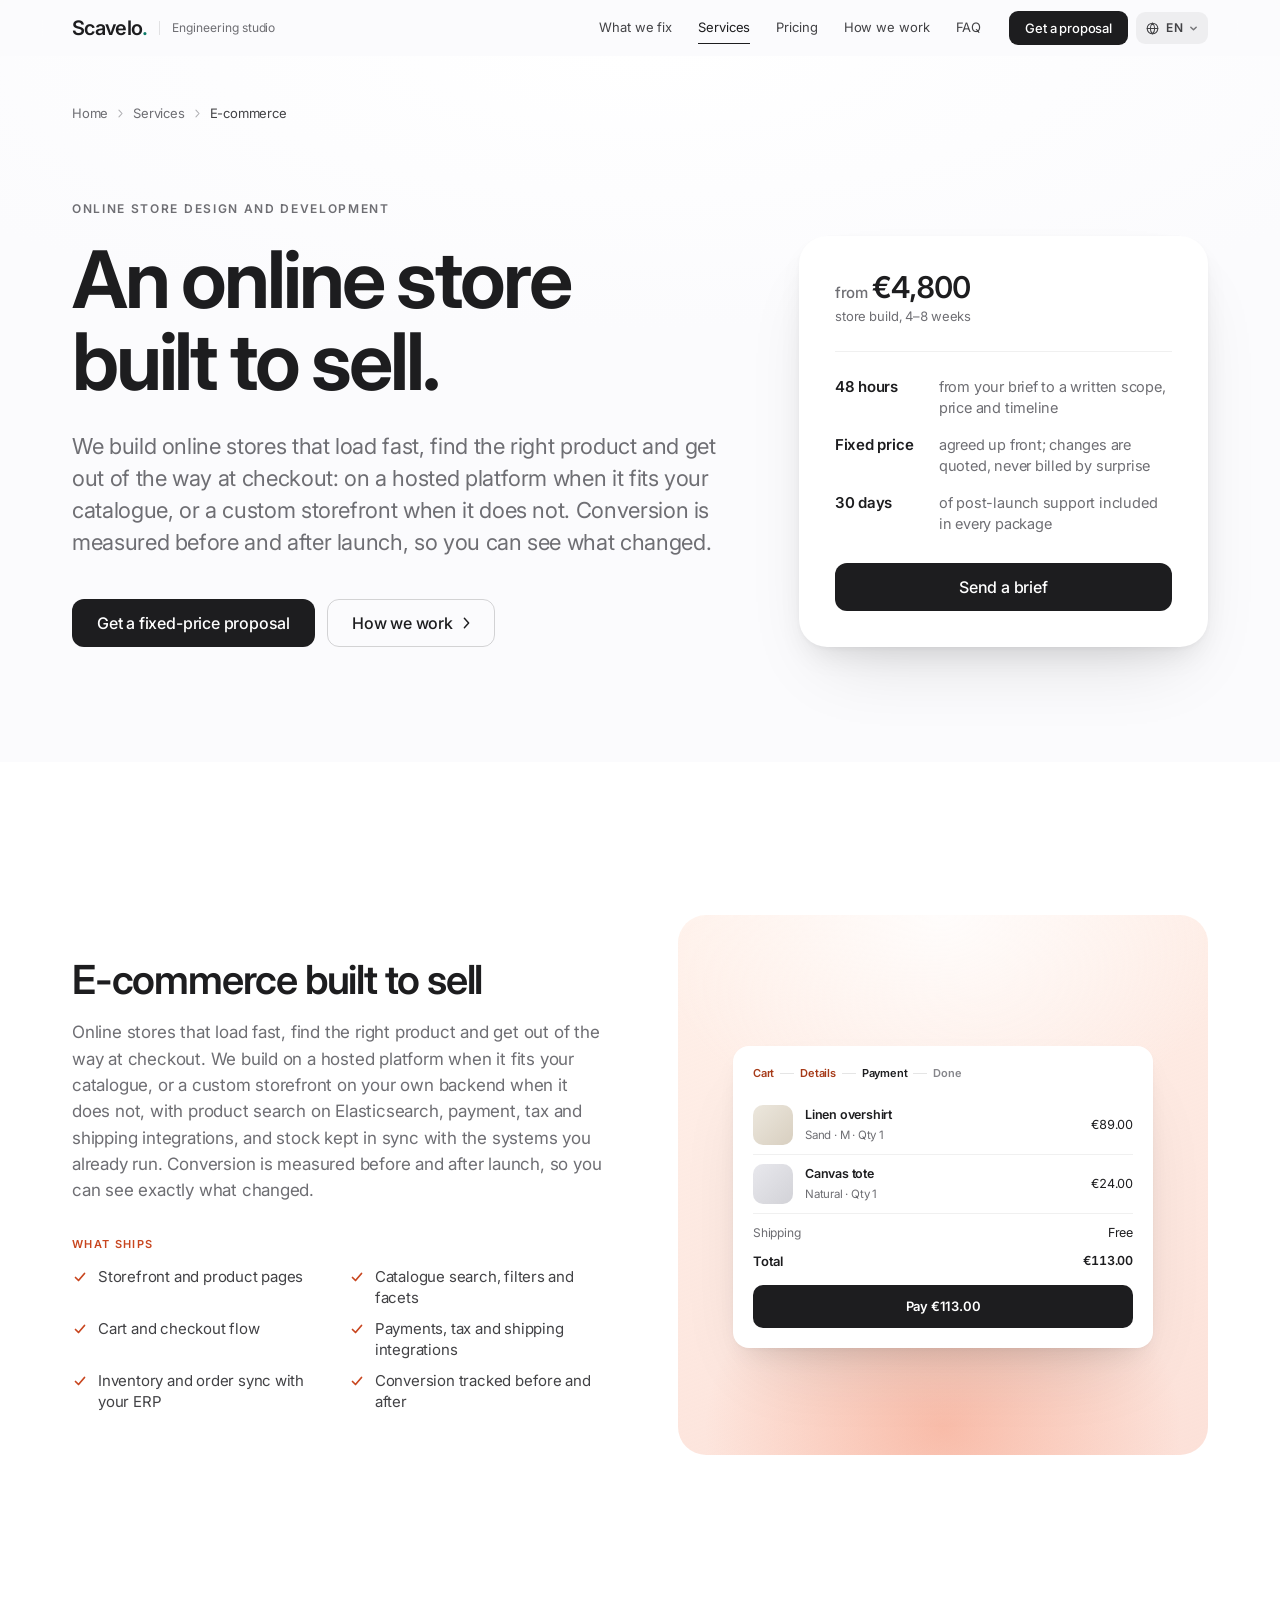
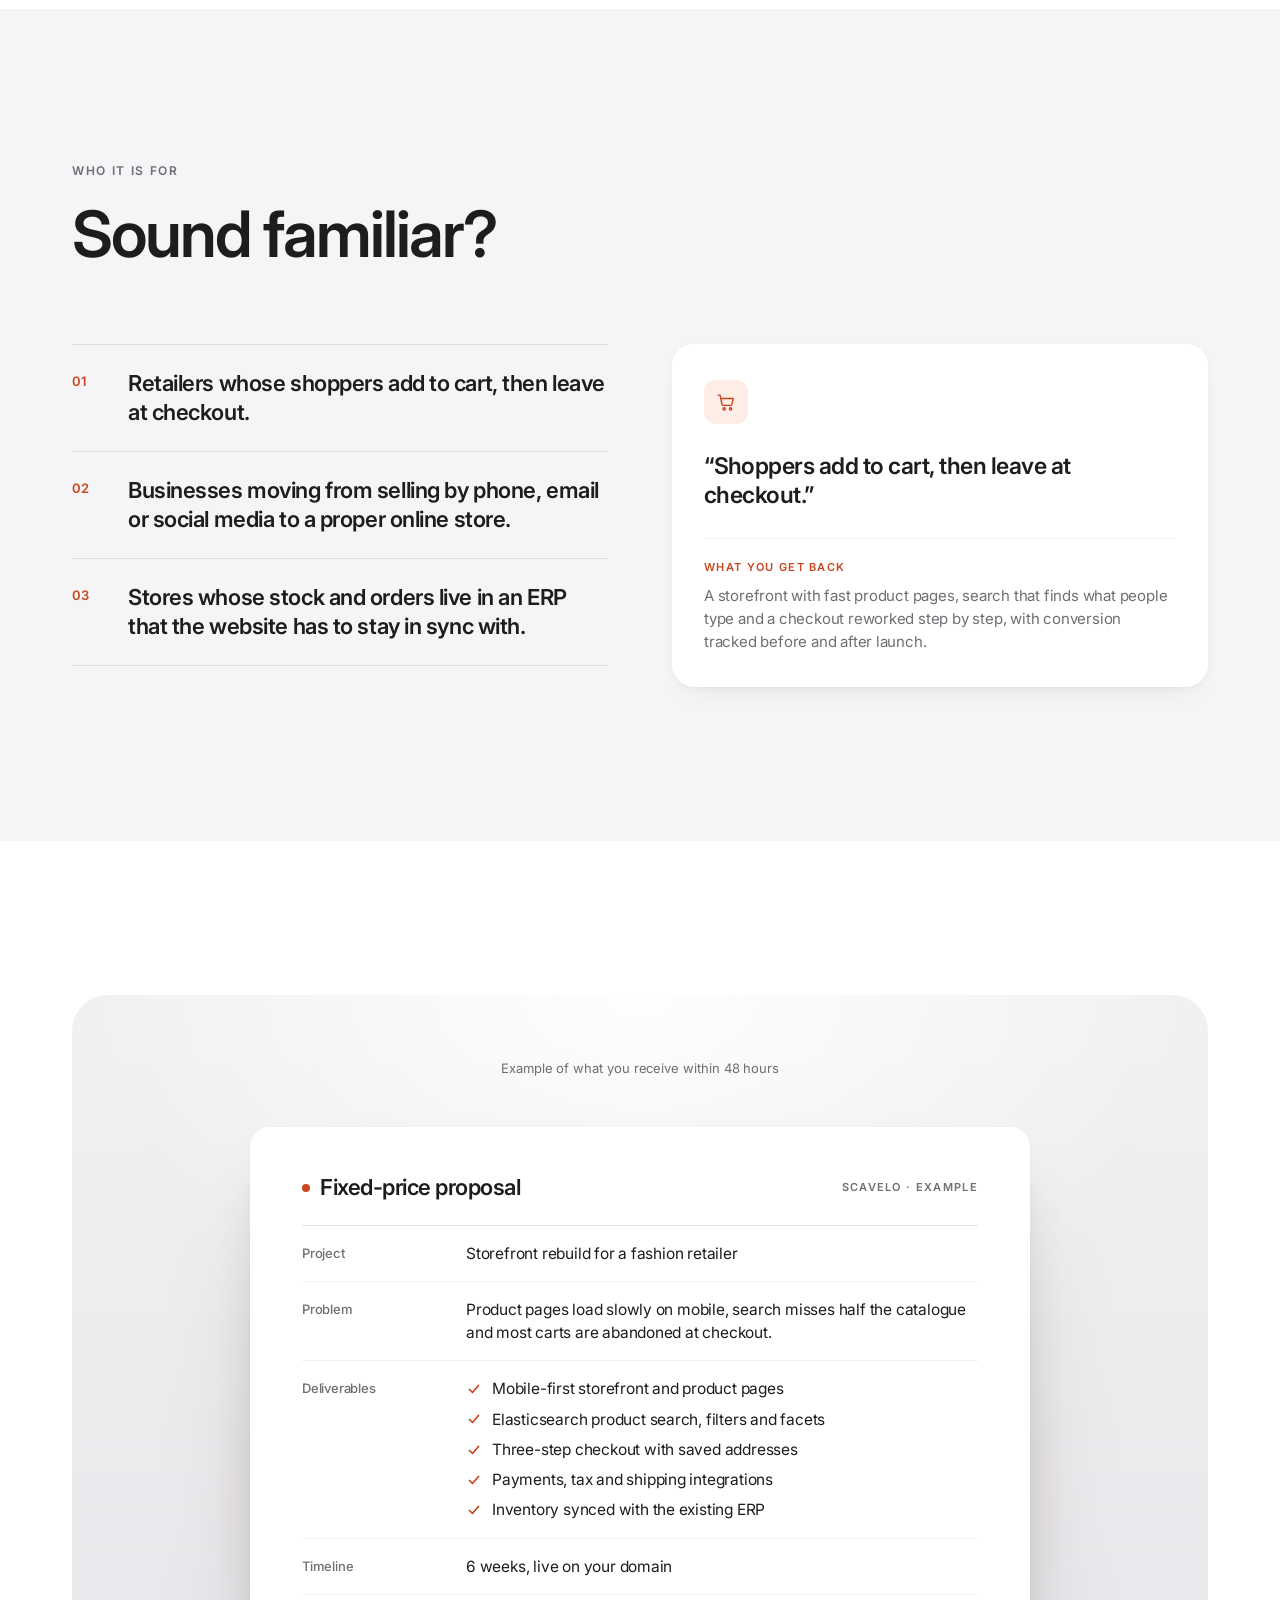
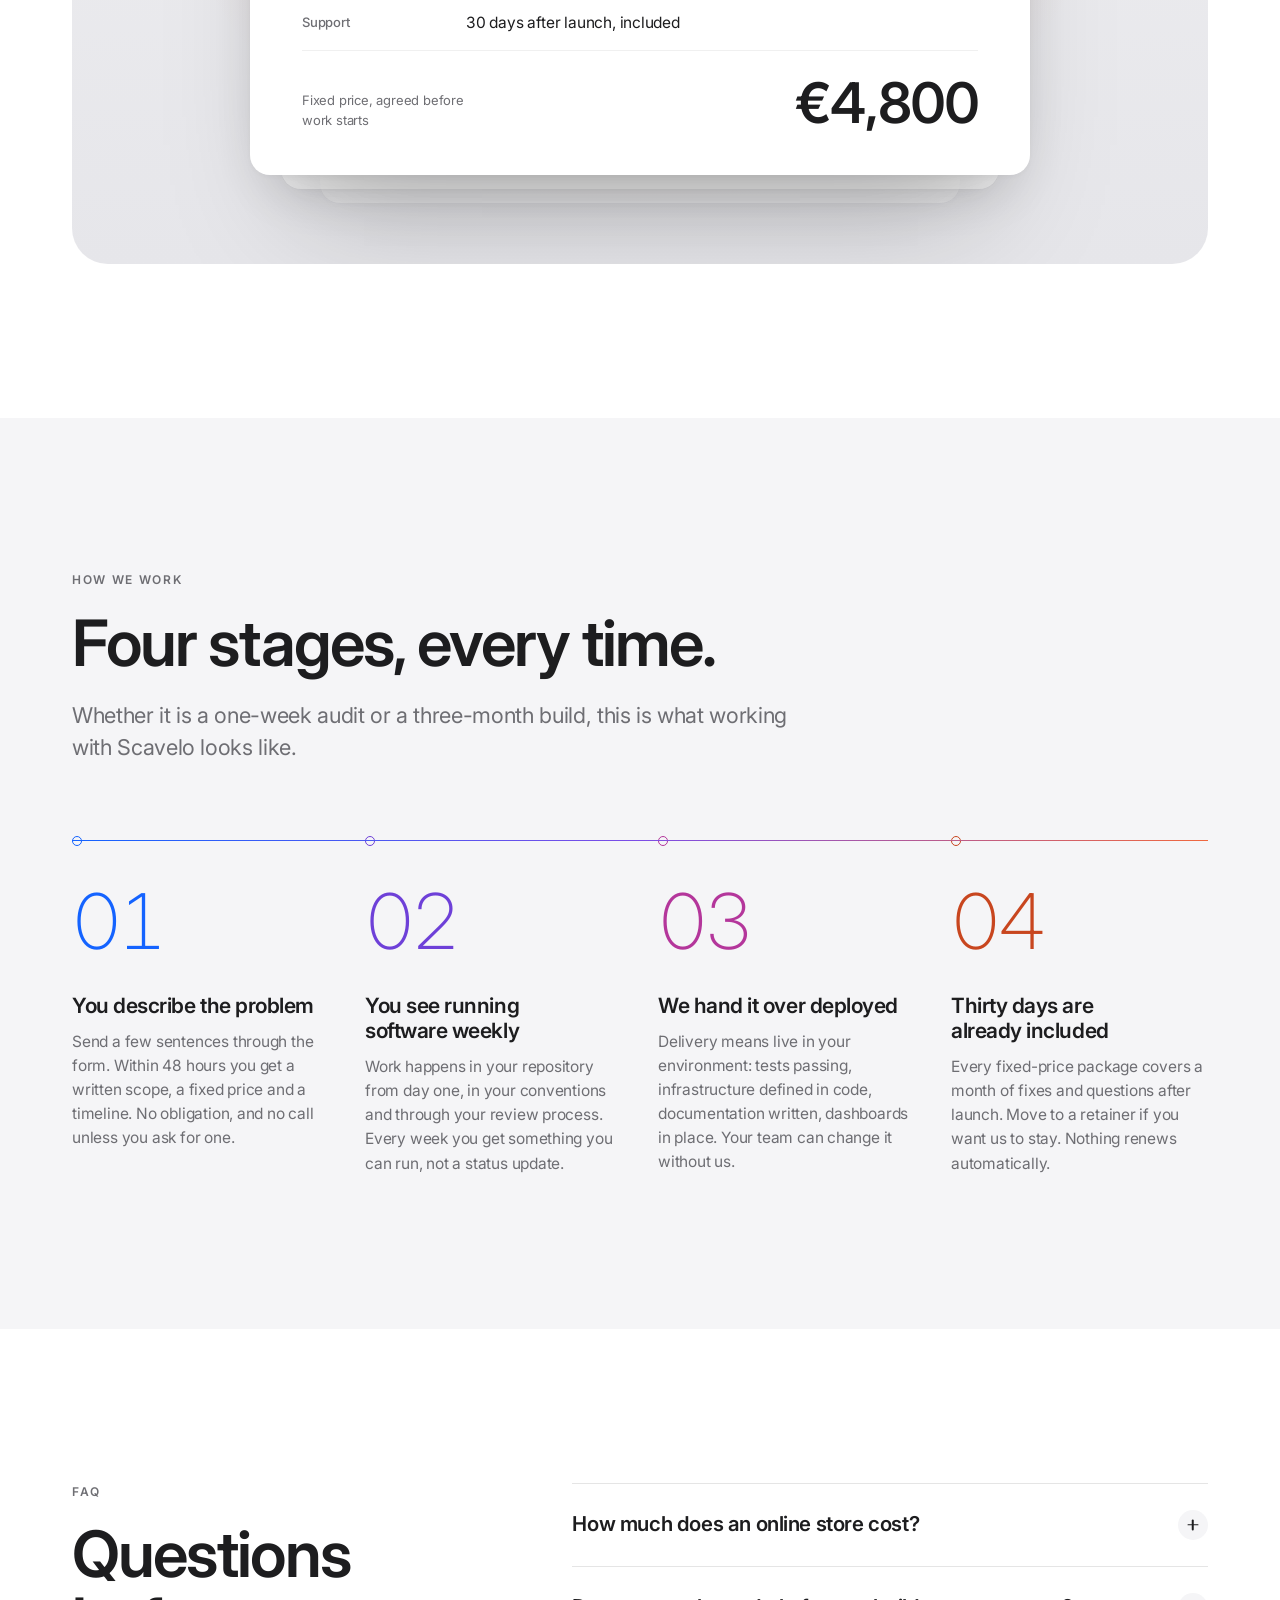
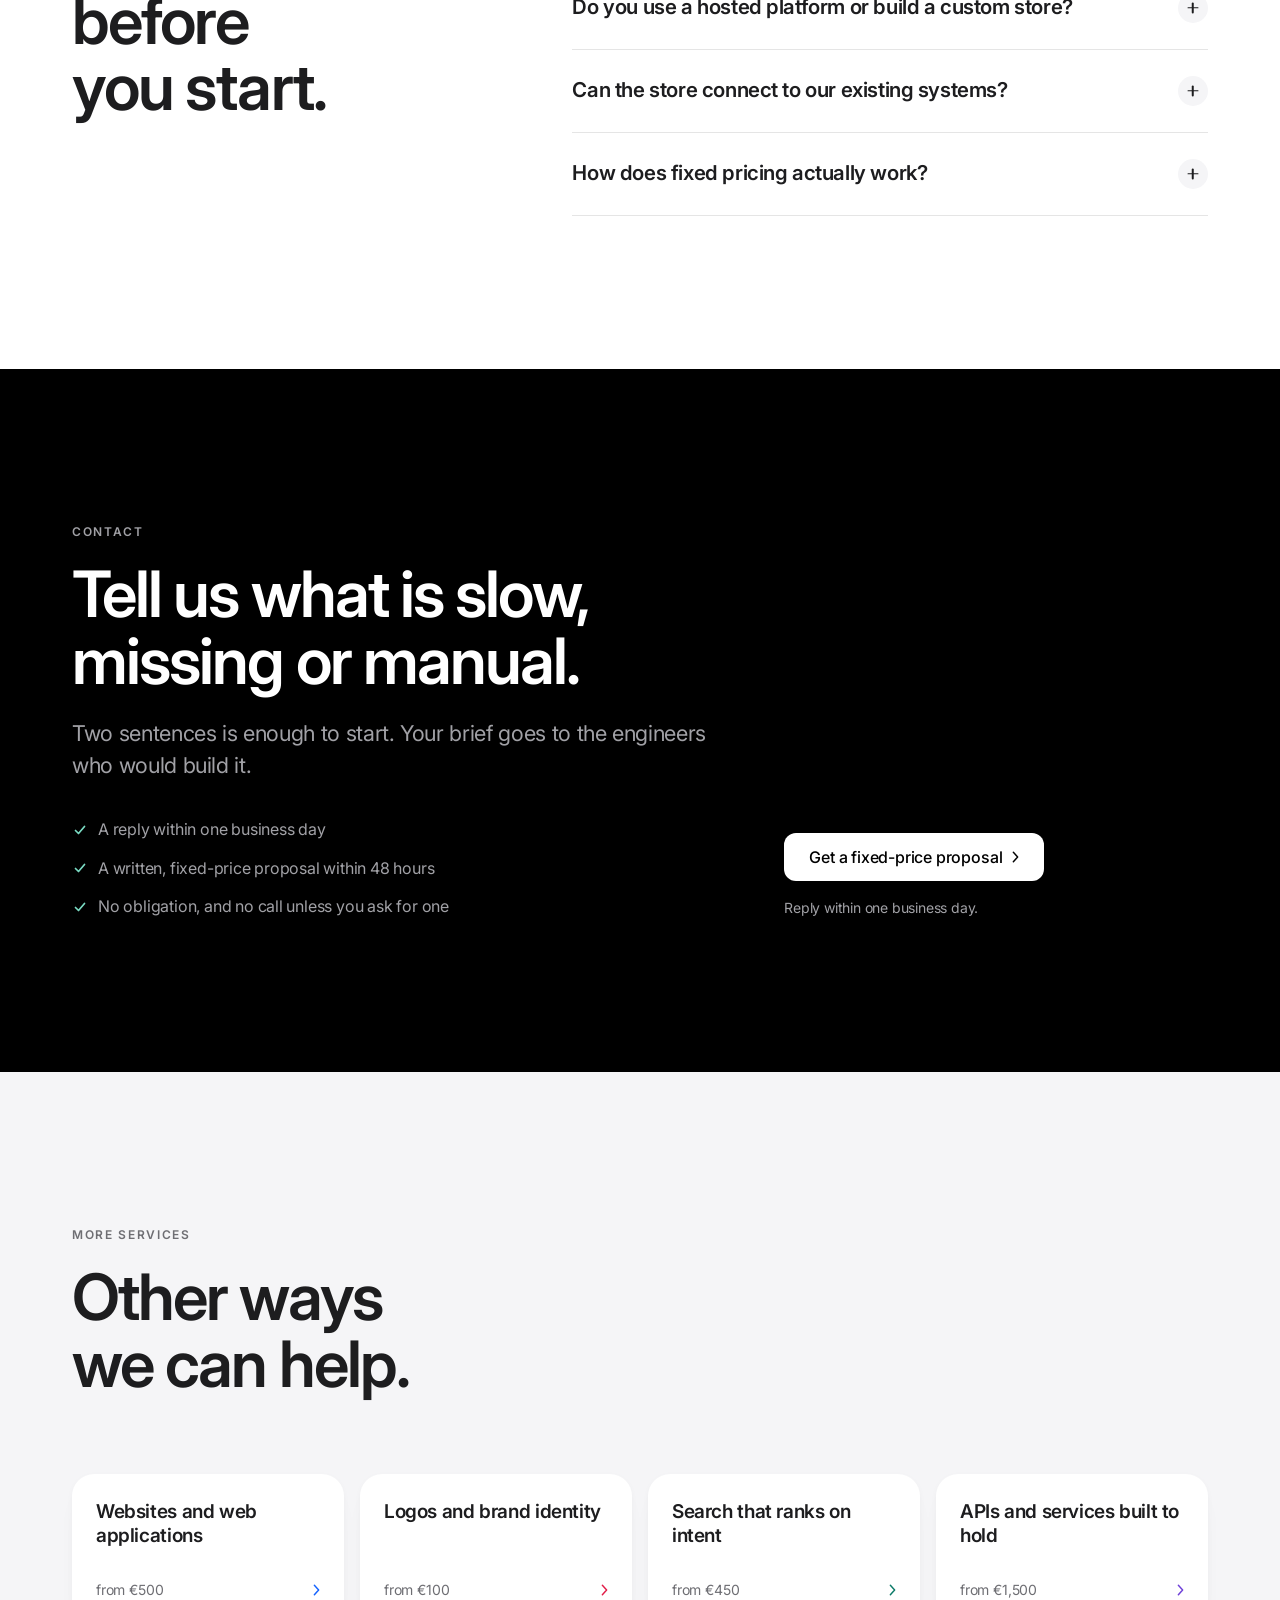
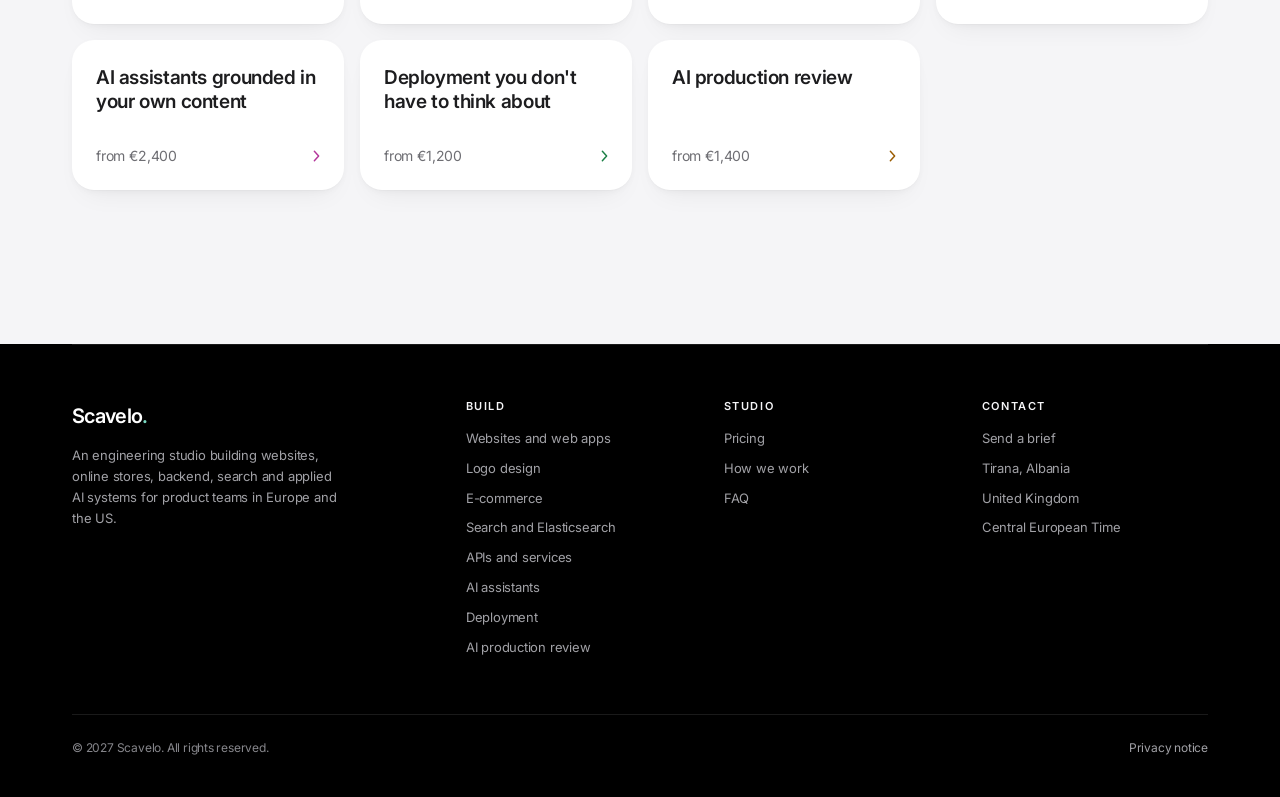
<file: online-stores/index.html>
<!DOCTYPE html>
<html lang="en" data-theme="color">
<head>
<meta charset="UTF-8">
<meta name="viewport" content="width=device-width, initial-scale=1.0">
<title>Online Store Design and Development from €4,800 | Scavelo</title>
<meta name="description" content="E-commerce websites that load fast, find the right product and convert at checkout, with payments, tax, shipping and ERP sync. Fixed price from €4,800.">
<link rel="canonical" href="https://scavelostudio.co.uk/online-stores/">
<meta name="theme-color" content="#FBFBFD">
<meta property="og:type" content="website">
<meta property="og:site_name" content="Scavelo">
<meta property="og:title" content="Online Store Design and Development from €4,800 | Scavelo">
<meta property="og:description" content="E-commerce websites that load fast, find the right product and convert at checkout, with payments, tax, shipping and ERP sync. Fixed price from €4,800.">
<meta property="og:url" content="https://scavelostudio.co.uk/online-stores/">
<meta property="og:image" content="https://scavelostudio.co.uk/og.png">
<meta property="og:image:width" content="1200">
<meta property="og:image:height" content="630">
<meta property="og:image:alt" content="Scavelo. Websites, online stores and logo design. Written scope and fixed price within 48 hours. Tirana, Albania, United Kingdom, scavelostudio.co.uk">
<meta name="twitter:card" content="summary_large_image">
<meta name="twitter:image:alt" content="Scavelo. Websites, online stores and logo design. Written scope and fixed price within 48 hours. Tirana, Albania, United Kingdom, scavelostudio.co.uk">
<link rel="icon" href="data:image/svg+xml,%3Csvg xmlns='http://www.w3.org/2000/svg' viewBox='0 0 64 64'%3E%3Crect width='64' height='64' rx='15' fill='%231D1D1F'/%3E%3Ctext x='29' y='44' font-family='-apple-system,Helvetica,Arial,sans-serif' font-size='36' font-weight='600' text-anchor='middle' fill='%23F5F5F7'%3ES%3C/text%3E%3Ccircle cx='45.5' cy='41.5' r='3.6' fill='%237ADBC3'/%3E%3C/svg%3E">
<link rel="apple-touch-icon" href="/assets/logo.png">
<link rel="preconnect" href="https://fonts.googleapis.com">
<link rel="preconnect" href="https://fonts.gstatic.com" crossorigin>
<link href="https://fonts.googleapis.com/css2?family=Inter:opsz,wght@14..32,200..700&display=swap" rel="stylesheet">
<link rel="stylesheet" href="/assets/site.css">
<!-- Entrance animations are for people only: automated browsers, such as AI agents, get every section in its final state at once -->
<script>if(!navigator.webdriver)document.documentElement.classList.add('js')</script>
<script type="application/ld+json">
{
  "@context": "https://schema.org",
  "@graph": [
    {
      "@type": "Service",
      "@id": "https://scavelostudio.co.uk/online-stores/#service",
      "name": "Online store design and development",
      "serviceType": "E-commerce development",
      "description": "E-commerce websites that load fast, find the right product and convert at checkout, with payments, tax, shipping and ERP sync. Fixed price from €4,800.",
      "url": "https://scavelostudio.co.uk/online-stores/",
      "provider": {
        "@type": "ProfessionalService",
        "@id": "https://scavelostudio.co.uk/#organization",
        "name": "Scavelo",
        "url": "https://scavelostudio.co.uk/"
      },
      "areaServed": [
        "GB",
        "EU",
        "US"
      ],
      "offers": {
        "@type": "Offer",
        "url": "https://scavelostudio.co.uk/online-stores/",
        "priceCurrency": "EUR",
        "priceSpecification": {
          "@type": "PriceSpecification",
          "minPrice": 4800,
          "priceCurrency": "EUR"
        }
      }
    },
    {
      "@type": "BreadcrumbList",
      "itemListElement": [
        {
          "@type": "ListItem",
          "position": 1,
          "name": "Home",
          "item": "https://scavelostudio.co.uk/"
        },
        {
          "@type": "ListItem",
          "position": 2,
          "name": "E-commerce",
          "item": "https://scavelostudio.co.uk/online-stores/"
        }
      ]
    },
    {
      "@type": "FAQPage",
      "mainEntity": [
        {
          "@type": "Question",
          "name": "How much does an online store cost?",
          "acceptedAnswer": {
            "@type": "Answer",
            "text": "An online store starts from €4,800 and usually goes live in four to eight weeks. The price depends on the size of your catalogue, the payment and shipping providers you need and how many systems the store connects to, and it is fixed in writing before work starts."
          }
        },
        {
          "@type": "Question",
          "name": "Do you use a hosted platform or build a custom store?",
          "acceptedAnswer": {
            "@type": "Answer",
            "text": "Whichever fits. A hosted platform is quicker to launch and cheaper to run for most catalogues; a custom storefront on your own backend makes sense when you need search, pricing or integrations a platform cannot handle. The proposal says which we recommend, and why."
          }
        },
        {
          "@type": "Question",
          "name": "Can the store connect to our existing systems?",
          "acceptedAnswer": {
            "@type": "Answer",
            "text": "Yes. Inventory and orders can sync with the ERP or stock system you already run, and payments, tax and shipping are integrated with the providers you choose."
          }
        },
        {
          "@type": "Question",
          "name": "How does fixed pricing actually work?",
          "acceptedAnswer": {
            "@type": "Answer",
            "text": "Send a brief and you get back a one-page scope covering deliverables, price and timeline. Work starts on a 50% deposit and the balance is due on delivery. Anything outside that written scope is quoted separately before it is built, so the final invoice matches the number you agreed."
          }
        }
      ]
    }
  ]
}
</script>
</head>
<body id="top">

<header class="nav-bar" id="nav">
  <div class="wrap nav">
    <a class="brand" href="/" aria-label="Scavelo, home page"><span class="mark">Scavelo<i>.</i></span><span class="tag">Engineering studio</span></a>
    <nav class="links" id="links" aria-label="Main">
      <a href="/#fix" style="--i:0">What we fix</a>
      <a class="active" href="/#services" style="--i:1">Services</a>
      <a href="/#pricing" style="--i:2">Pricing</a>
      <a href="/#process" style="--i:3">How we work</a>
      <a href="/#faq" style="--i:4">FAQ</a>
      <a class="btn btn-sm" href="/?service=E-commerce+store#contact" style="--i:5">Get a proposal</a>
    </nav>
    <div class="lang" id="lang"></div>
    <button class="menu-btn" id="menu-btn" data-i18n-skip aria-controls="links" aria-expanded="false" aria-label="Open menu"><span class="bars" aria-hidden="true"></span></button>
  </div>
</header>

<main data-tone="shop">

<section class="pg-hero">
  <div class="wrap">
    <nav aria-label="Breadcrumb"><ol class="crumbs"><li><a href="/">Home</a></li><li><a href="/#services">Services</a></li><li><span aria-current="page">E-commerce</span></li></ol></nav>
    <div class="pg-grid">
      <div>
        <h1><span class="eyebrow h1-kicker">Online store design and development</span> <span class="h1-line">An online store built to sell.</span></h1>
        <p class="hero-lede">We build online stores that load fast, find the right product and get out of the way at checkout: on a hosted platform when it fits your catalogue, or a custom storefront when it does not. Conversion is measured before and after launch, so you can see what changed.</p>
        <div class="actions reveal" style="--d:.1s">
          <a class="btn" href="/?service=E-commerce+store#contact">Get a fixed-price proposal</a>
          <a class="btn btn-line" href="#process">How we work <span class="chev" aria-hidden="true"></span></a>
        </div>
      </div>
      <div class="pg-card reveal" style="--d:.16s">
        <div class="svc-price">
          <div class="p num"><span class="from">from</span>€4,800<small>store build, 4–8 weeks</small></div>
        </div>
        <ul class="facts">
          <li><b>48 hours</b><span>from your brief to a written scope, price and timeline</span></li>
          <li><b>Fixed price</b><span>agreed up front; changes are quoted, never billed by surprise</span></li>
          <li><b>30 days</b><span>of post-launch support included in every package</span></li>
        </ul>
        <a class="btn" href="/?service=E-commerce+store#contact">Send a brief</a>
      </div>
    </div>
  </div>
</section>

<section class="section bg-white pg-svc">
  <div class="wrap">
    <article data-tone="shop" class="svc">
      <div class="svc-text reveal">
        <h2 class="svc-h">E-commerce built to sell</h2>
        <p>Online stores that load fast, find the right product and get out of the way at checkout. We build on a hosted platform when it fits your catalogue, or a custom storefront on your own backend when it does not, with product search on Elasticsearch, payment, tax and shipping integrations, and stock kept in sync with the systems you already run. Conversion is measured before and after launch, so you can see exactly what changed.</p>
        <div class="ships"><b>What ships</b><ul class="ck"><li>Storefront and product pages</li><li>Catalogue search, filters and facets</li><li>Cart and checkout flow</li><li>Payments, tax and shipping integrations</li><li>Inventory and order sync with your ERP</li><li>Conversion tracked before and after</li></ul></div>
      </div>
      <div class="viz reveal" style="--d:.1s" aria-hidden="true">
        <div class="viz-card" data-parallax=".05" data-max="12">
          <div class="v-steps"><span class="done">Cart</span><span class="done">Details</span><span class="on">Payment</span><span>Done</span></div>
          <div class="v-item"><span class="th"></span><span><b>Linen overshirt</b><i>Sand · M · Qty 1</i></span><span class="amt">€89.00</span></div>
          <div class="v-item"><span class="th alt"></span><span><b>Canvas tote</b><i>Natural · Qty 1</i></span><span class="amt">€24.00</span></div>
          <div class="v-sum"><span>Shipping</span><span>Free</span></div>
          <div class="v-sum total"><span>Total</span><span>€113.00</span></div>
          <div class="v-pay">Pay €113.00</div>
        </div>
      </div>
    </article>
  </div>
</section>

<section class="section bg-mist">
  <div class="wrap">
    <div class="sec-head reveal">
      <p class="eyebrow">Who it is for</p>
      <h2 class="h-section">Sound familiar?</h2>
    </div>
    <div class="who-grid">
      <ul class="who reveal">
        <li><span class="n" aria-hidden="true">01</span><span>Retailers whose shoppers add to cart, then leave at checkout.</span></li>
        <li><span class="n" aria-hidden="true">02</span><span>Businesses moving from selling by phone, email or social media to a proper online store.</span></li>
        <li><span class="n" aria-hidden="true">03</span><span>Stores whose stock and orders live in an ERP that the website has to stay in sync with.</span></li>
      </ul>
      <div class="who-cards">
      <div data-tone="shop" class="card sym reveal">
        <div class="ico" aria-hidden="true"><svg viewBox="0 0 24 24" fill="none" stroke="currentColor" stroke-width="1.5" stroke-linecap="round" stroke-linejoin="round"><path d="M3.5 4.5h2l2.1 10a1.5 1.5 0 0 0 1.5 1.2h7.8a1.5 1.5 0 0 0 1.5-1.1l1.5-6.4H6.4"/><circle cx="10" cy="19.5" r="1.2"/><circle cx="17" cy="19.5" r="1.2"/></svg></div>
        <q>Shoppers add to cart, then leave at checkout.</q>
        <div class="fix"><b>What you get back</b>A storefront with fast product pages, search that finds what people type and a checkout reworked step by step, with conversion tracked before and after launch.</div>
      </div>
      </div>
    </div>
  </div>
</section>

<section class="section bg-white pg-doc">
  <div class="wrap">
    <div class="stage reveal" data-tone="shop">
      <div class="stage-inner">
        <div class="stage-top"><p class="doc-label" id="doc-label">Example of what you receive within 48 hours</p></div>
        <div class="doc-stack" data-parallax=".035">
          <article class="doc" data-proposal="1" aria-describedby="doc-label">
            <div class="doc-head"><span class="t">Fixed-price proposal</span><span class="ref">Scavelo · example</span></div>
            <div class="doc-body">
              <div class="doc-row"><span class="k">Project</span><span class="v" data-f="project">Storefront rebuild for a fashion retailer</span></div>
              <div class="doc-row"><span class="k">Problem</span><span class="v" data-f="problem">Product pages load slowly on mobile, search misses half the catalogue and most carts are abandoned at checkout.</span></div>
              <div class="doc-row"><span class="k">Deliverables</span><span class="v"><ul class="ck" data-f="items"><li>Mobile-first storefront and product pages</li><li>Elasticsearch product search, filters and facets</li><li>Three-step checkout with saved addresses</li><li>Payments, tax and shipping integrations</li><li>Inventory synced with the existing ERP</li></ul></span></div>
              <div class="doc-row"><span class="k">Timeline</span><span class="v" data-f="time">6 weeks, live on your domain</span></div>
              <div class="doc-row"><span class="k">Support</span><span class="v">30 days after launch, included</span></div>
              <div class="doc-total"><span class="k">Fixed price, agreed before work starts</span><span class="price num" data-f="price">€4,800</span></div>
            </div>
          </article>
        </div>
      </div>
    </div>
  </div>
</section>

<section id="process" class="section bg-mist">
  <div class="wrap">
    <div class="sec-head reveal">
      <p class="eyebrow">How we work</p>
      <h2 class="h-section">Four stages, every time.</h2>
      <p class="lead">Whether it is a one-week audit or a three-month build, this is what working with Scavelo looks like.</p>
    </div>
    <div class="steps">
      <div class="step reveal"><div class="n num">01</div><h3>You describe the problem</h3><p>Send a few sentences through the form. Within 48 hours you get a written scope, a fixed price and a timeline. No obligation, and no call unless you ask for one.</p></div>
      <div class="step reveal" style="--d:.1s"><div class="n num">02</div><h3>You see running software weekly</h3><p>Work happens in your repository from day one, in your conventions and through your review process. Every week you get something you can run, not a status update.</p></div>
      <div class="step reveal" style="--d:.2s"><div class="n num">03</div><h3>We hand it over deployed</h3><p>Delivery means live in your environment: tests passing, infrastructure defined in code, documentation written, dashboards in place. Your team can change it without us.</p></div>
      <div class="step reveal" style="--d:.3s"><div class="n num">04</div><h3>Thirty days are already included</h3><p>Every fixed-price package covers a month of fixes and questions after launch. Move to a retainer if you want us to stay. Nothing renews automatically.</p></div>
    </div>
  </div>
</section>

<section class="section bg-white">
  <div class="wrap faq-grid">
    <div class="sec-head reveal">
      <p class="eyebrow">FAQ</p>
      <h2 class="h-section">Questions before you start.</h2>
    </div>
    <div class="faq reveal" style="--d:.08s">
      <details><summary>How much does an online store cost?<span class="pm" aria-hidden="true"></span></summary><div class="a">An online store starts from €4,800 and usually goes live in four to eight weeks. The price depends on the size of your catalogue, the payment and shipping providers you need and how many systems the store connects to, and it is fixed in writing before work starts.</div></details>
      <details><summary>Do you use a hosted platform or build a custom store?<span class="pm" aria-hidden="true"></span></summary><div class="a">Whichever fits. A hosted platform is quicker to launch and cheaper to run for most catalogues; a custom storefront on your own backend makes sense when you need search, pricing or integrations a platform cannot handle. The proposal says which we recommend, and why.</div></details>
      <details><summary>Can the store connect to our existing systems?<span class="pm" aria-hidden="true"></span></summary><div class="a">Yes. Inventory and orders can sync with the ERP or stock system you already run, and payments, tax and shipping are integrated with the providers you choose.</div></details>
      <details><summary>How does fixed pricing actually work?<span class="pm" aria-hidden="true"></span></summary><div class="a">Send a brief and you get back a one-page scope covering deliverables, price and timeline. Work starts on a 50% deposit and the balance is due on delivery. Anything outside that written scope is quoted separately before it is built, so the final invoice matches the number you agreed.</div></details>
    </div>
  </div>
</section>

<section class="section dark contact">
  <div class="wrap cta-grid">
    <div class="reveal">
      <p class="eyebrow">Contact</p>
      <h2 class="h-section">Tell us what is slow, missing or manual.</h2>
      <p class="lead">Two sentences is enough to start. Your brief goes to the engineers who would build it.</p>
      <ul class="ck">
        <li>A reply within one business day</li>
        <li>A written, fixed-price proposal within 48 hours</li>
        <li>No obligation, and no call unless you ask for one</li>
      </ul>
    </div>
    <div class="cta-side reveal" style="--d:.1s">
      <a class="btn btn-light" href="/?service=E-commerce+store#contact">Get a fixed-price proposal <span class="chev" aria-hidden="true"></span></a>
      <span class="note">Reply within one business day.</span>
    </div>
  </div>
</section>

<section class="section bg-mist">
  <div class="wrap">
    <div class="sec-head reveal">
      <p class="eyebrow">More services</p>
      <h2 class="h-section">Other ways we can help.</h2>
    </div>
    <div class="rel-grid">
      <a data-tone="web" class="rel reveal" href="/web-design/"><b>Websites and web applications</b><span><span><span class="from">from</span>€500</span><span class="chev" aria-hidden="true"></span></span></a>
      <a data-tone="brand" class="rel reveal" href="/logo-design/"><b>Logos and brand identity</b><span><span><span class="from">from</span>€100</span><span class="chev" aria-hidden="true"></span></span></a>
      <a data-tone="search" class="rel reveal" href="/elasticsearch/"><b>Search that ranks on intent</b><span><span><span class="from">from</span>€450</span><span class="chev" aria-hidden="true"></span></span></a>
      <a data-tone="api" class="rel reveal" href="/api-development/"><b>APIs and services built to hold</b><span><span><span class="from">from</span>€1,500</span><span class="chev" aria-hidden="true"></span></span></a>
      <a data-tone="ai" class="rel reveal" href="/ai-assistants/"><b>AI assistants grounded in your own content</b><span><span><span class="from">from</span>€2,400</span><span class="chev" aria-hidden="true"></span></span></a>
      <a data-tone="ops" class="rel reveal" href="/deployment/"><b>Deployment you don't have to think about</b><span><span><span class="from">from</span>€1,200</span><span class="chev" aria-hidden="true"></span></span></a>
      <a data-tone="review" class="rel reveal" href="/ai-review/"><b>AI production review</b><span><span><span class="from">from</span>€1,400</span><span class="chev" aria-hidden="true"></span></span></a>
    </div>
  </div>
</section>

</main>

<footer>
  <div class="wrap">
    <div class="foot-top">
      <div>
        <a class="brand" href="/"><span class="mark">Scavelo<i>.</i></span></a>
        <p>An engineering studio building websites, online stores, backend, search and applied AI systems for product teams in Europe and the US.</p>
      </div>
      <div><h4>Build</h4><ul><li><a href="/web-design/">Websites and web apps</a></li><li><a href="/logo-design/">Logo design</a></li><li><a href="/online-stores/">E-commerce</a></li><li><a href="/elasticsearch/">Search and Elasticsearch</a></li><li><a href="/api-development/">APIs and services</a></li><li><a href="/ai-assistants/">AI assistants</a></li><li><a href="/deployment/">Deployment</a></li><li><a href="/ai-review/">AI production review</a></li></ul></div>
      <div><h4>Studio</h4><ul><li><a href="/#pricing">Pricing</a></li><li><a href="/#process">How we work</a></li><li><a href="/#faq">FAQ</a></li></ul></div>
      <div><h4>Contact</h4><ul><li><a href="/#contact">Send a brief</a></li><li>Tirana, Albania</li><li>United Kingdom</li><li>Central European Time</li></ul></div>
    </div>
    <div class="foot-bottom">
      <span>© 2027 Scavelo. All rights reserved.</span>
      <span><a href="/privacy.html">Privacy notice</a></span>
    </div>
  </div>
</footer>

<script src="/i18n/i18n.js"></script>
<script src="/assets/page.js"></script>
</body>
</html>
</file>
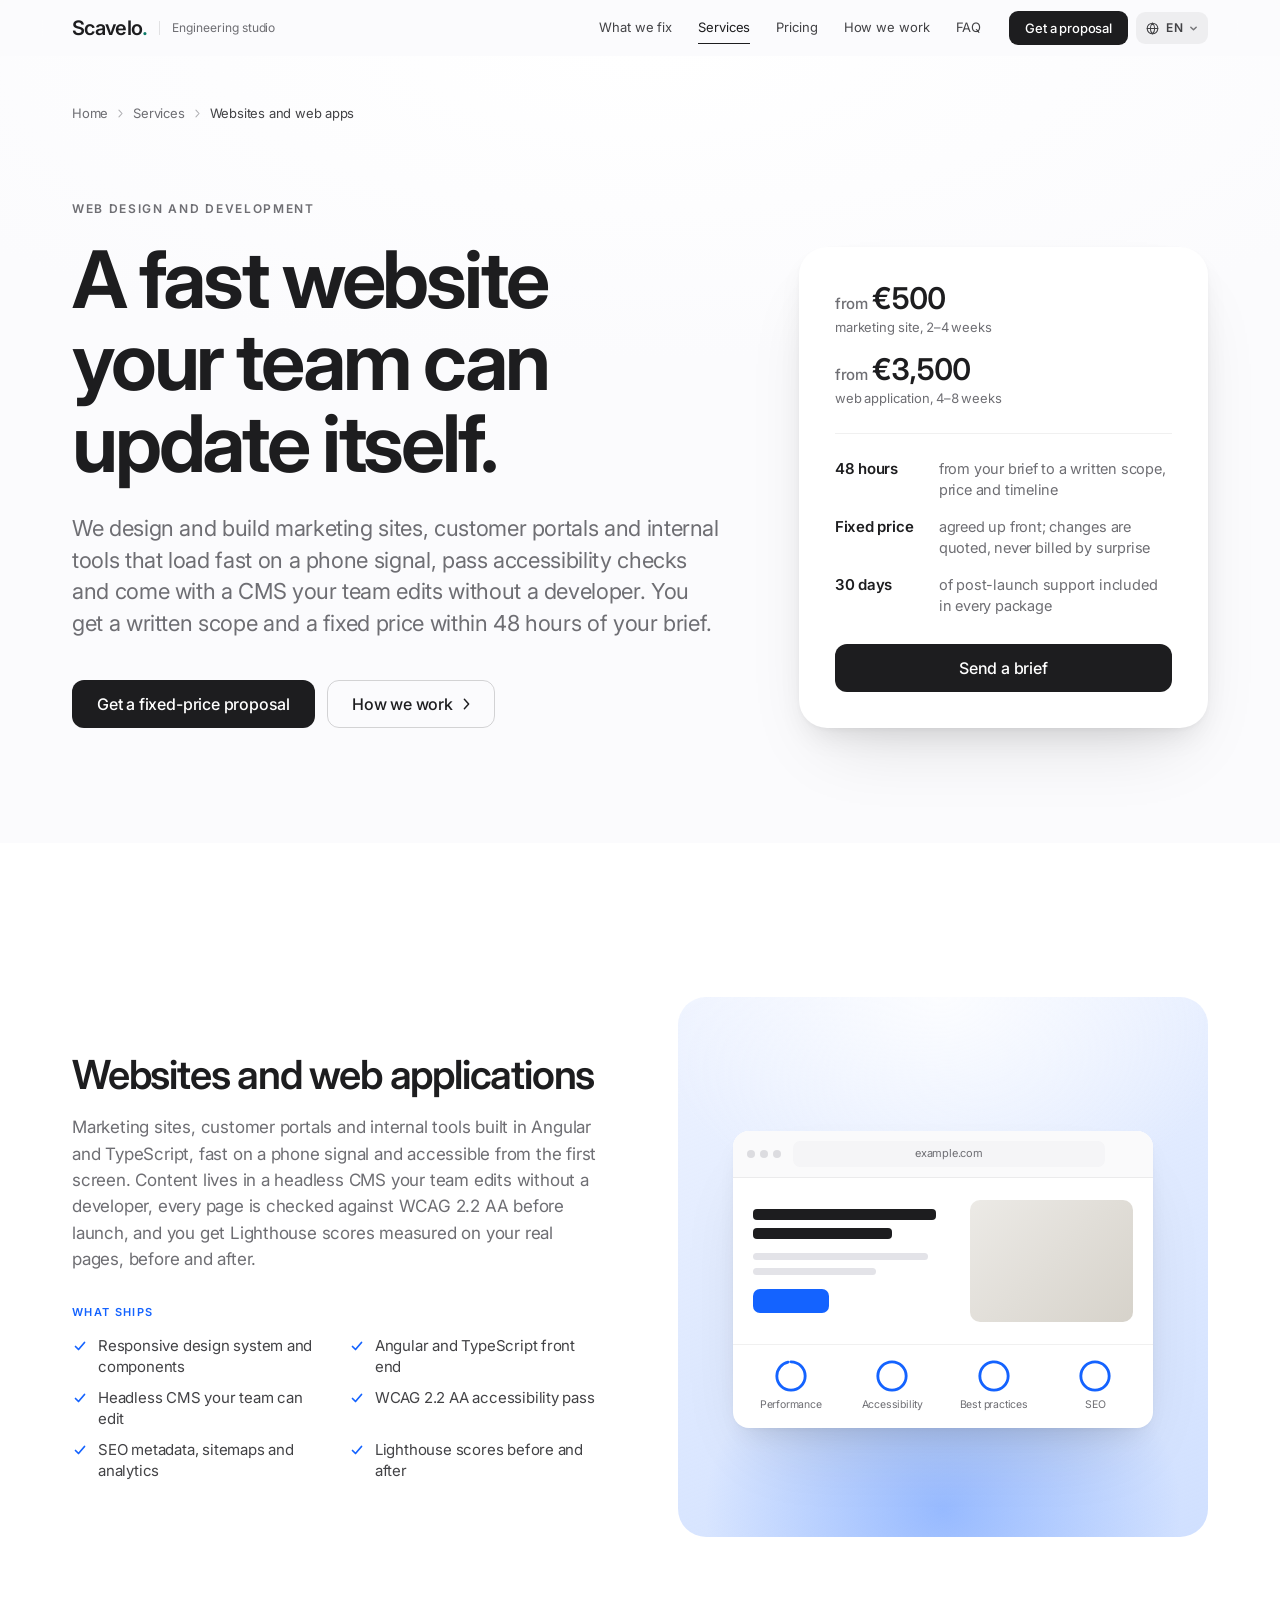
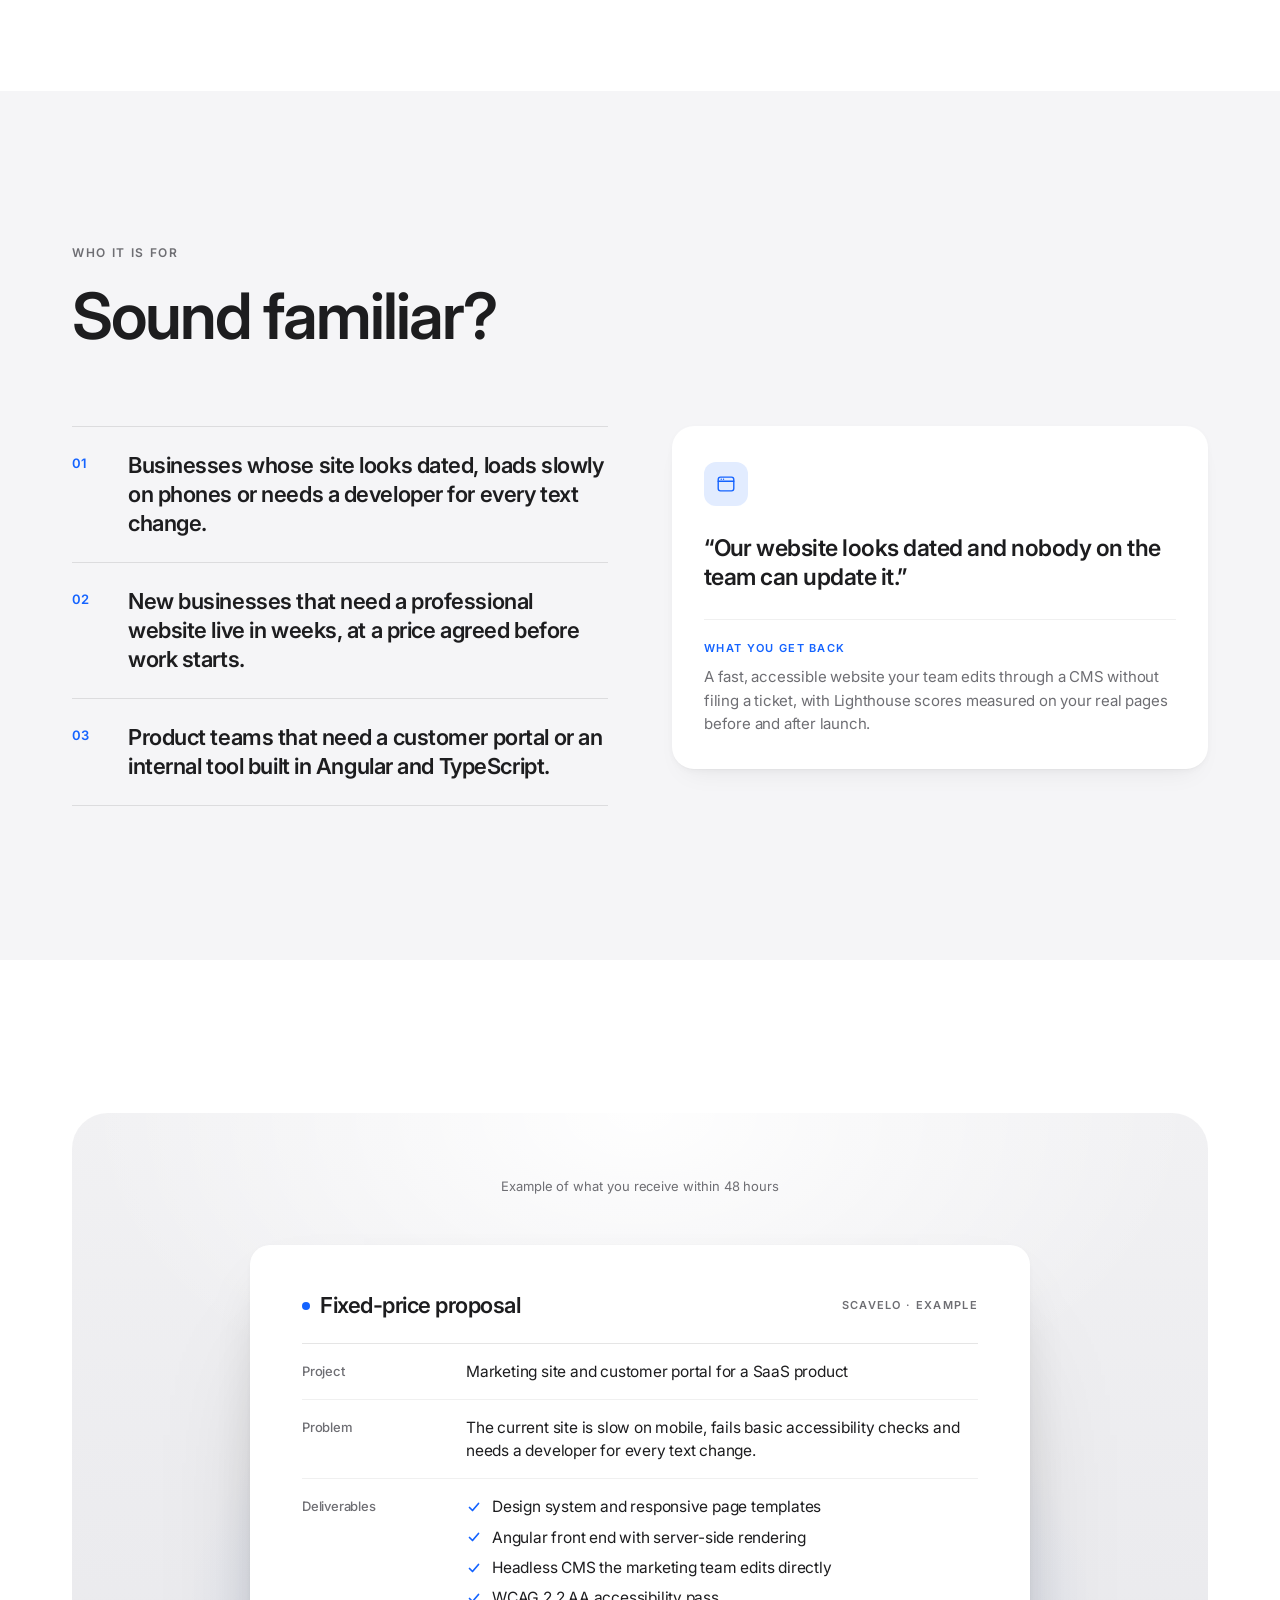
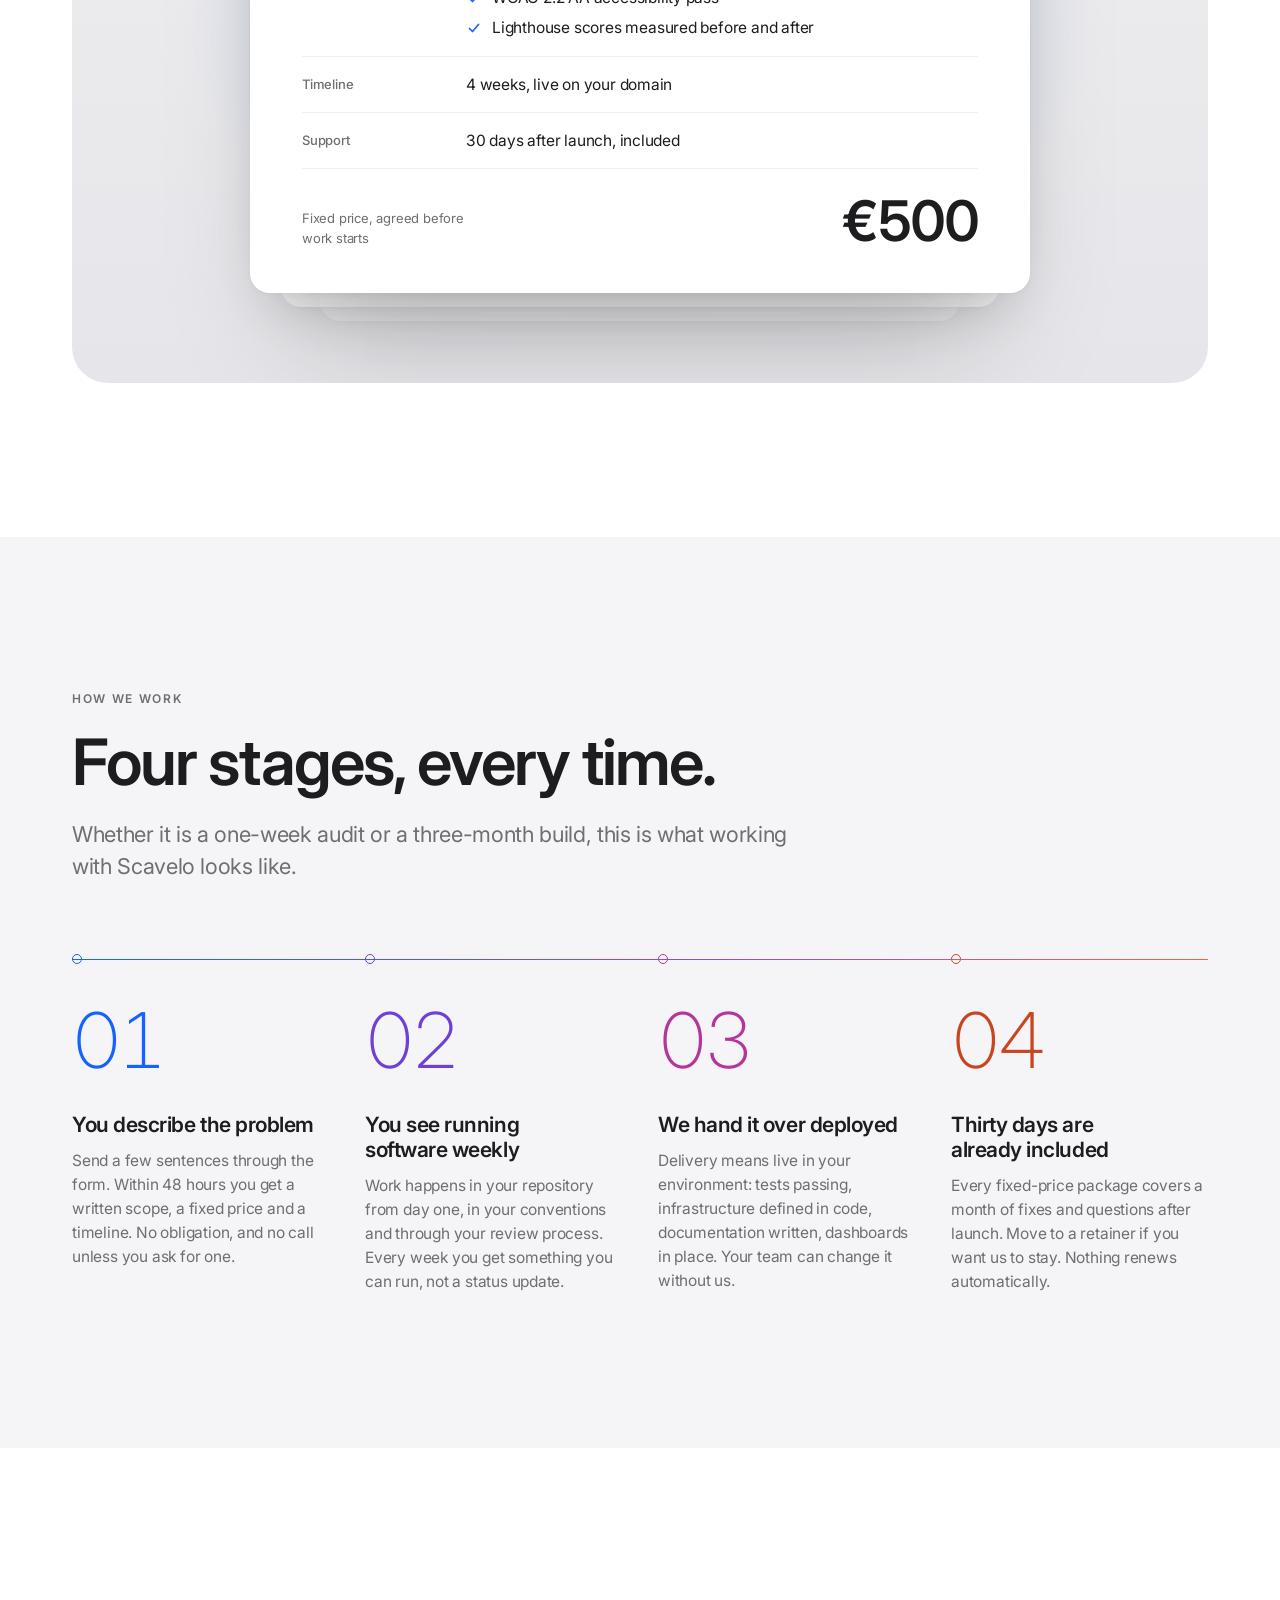
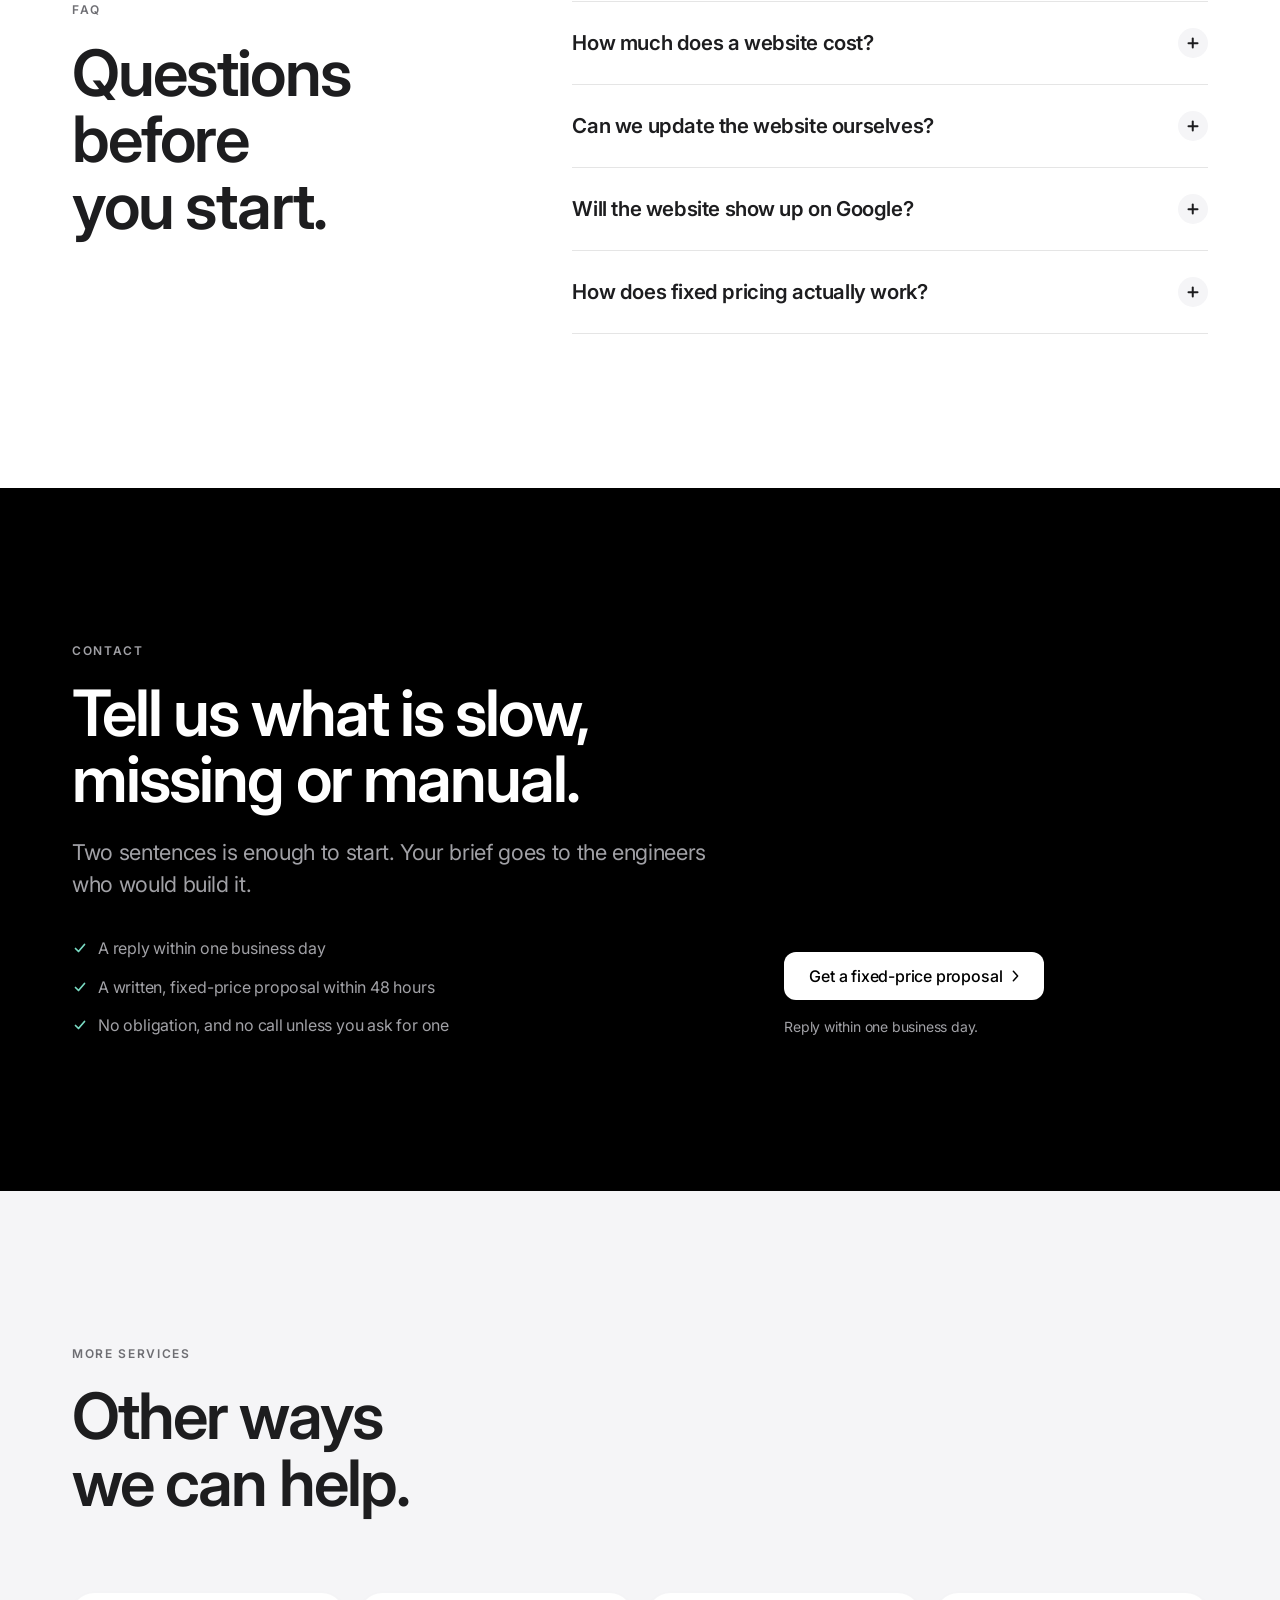
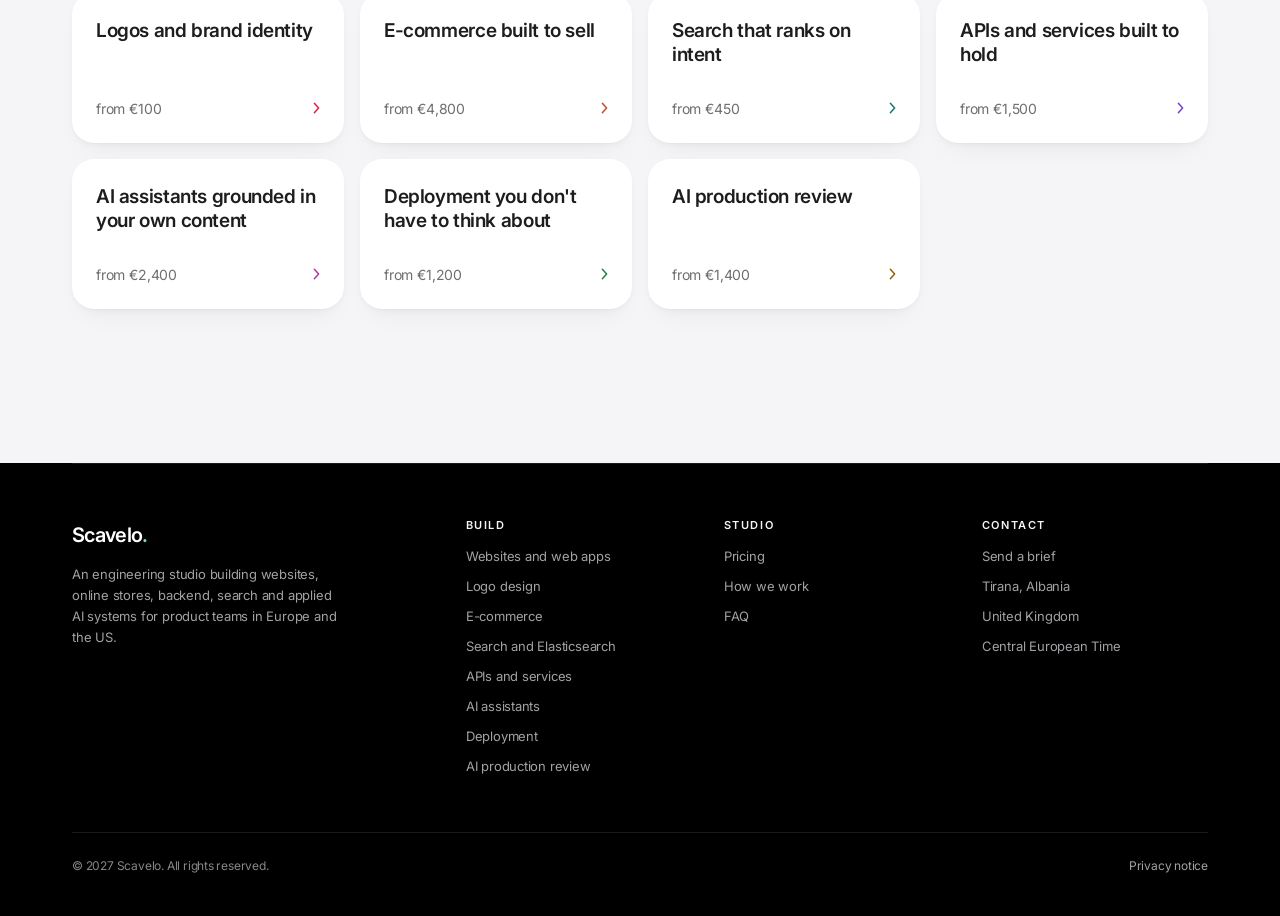
<file: web-design/index.html>
<!DOCTYPE html>
<html lang="en" data-theme="color">
<head>
<meta charset="UTF-8">
<meta name="viewport" content="width=device-width, initial-scale=1.0">
<title>Web Design and Development from €500 | Scavelo</title>
<meta name="description" content="Custom web design and development: fast, accessible websites your team edits without a developer. Fixed price from €500, live in 2–4 weeks.">
<link rel="canonical" href="https://scavelostudio.co.uk/web-design/">
<meta name="theme-color" content="#FBFBFD">
<meta property="og:type" content="website">
<meta property="og:site_name" content="Scavelo">
<meta property="og:title" content="Web Design and Development from €500 | Scavelo">
<meta property="og:description" content="Custom web design and development: fast, accessible websites your team edits without a developer. Fixed price from €500, live in 2–4 weeks.">
<meta property="og:url" content="https://scavelostudio.co.uk/web-design/">
<meta property="og:image" content="https://scavelostudio.co.uk/og.png">
<meta property="og:image:width" content="1200">
<meta property="og:image:height" content="630">
<meta property="og:image:alt" content="Scavelo. Websites, online stores and logo design. Written scope and fixed price within 48 hours. Tirana, Albania, United Kingdom, scavelostudio.co.uk">
<meta name="twitter:card" content="summary_large_image">
<meta name="twitter:image:alt" content="Scavelo. Websites, online stores and logo design. Written scope and fixed price within 48 hours. Tirana, Albania, United Kingdom, scavelostudio.co.uk">
<link rel="icon" href="data:image/svg+xml,%3Csvg xmlns='http://www.w3.org/2000/svg' viewBox='0 0 64 64'%3E%3Crect width='64' height='64' rx='15' fill='%231D1D1F'/%3E%3Ctext x='29' y='44' font-family='-apple-system,Helvetica,Arial,sans-serif' font-size='36' font-weight='600' text-anchor='middle' fill='%23F5F5F7'%3ES%3C/text%3E%3Ccircle cx='45.5' cy='41.5' r='3.6' fill='%237ADBC3'/%3E%3C/svg%3E">
<link rel="apple-touch-icon" href="/assets/logo.png">
<link rel="preconnect" href="https://fonts.googleapis.com">
<link rel="preconnect" href="https://fonts.gstatic.com" crossorigin>
<link href="https://fonts.googleapis.com/css2?family=Inter:opsz,wght@14..32,200..700&display=swap" rel="stylesheet">
<link rel="stylesheet" href="/assets/site.css">
<!-- Entrance animations are for people only: automated browsers, such as AI agents, get every section in its final state at once -->
<script>if(!navigator.webdriver)document.documentElement.classList.add('js')</script>
<script type="application/ld+json">
{
  "@context": "https://schema.org",
  "@graph": [
    {
      "@type": "Service",
      "@id": "https://scavelostudio.co.uk/web-design/#service",
      "name": "Web design and development",
      "serviceType": "Web design",
      "description": "Custom web design and development: fast, accessible websites your team edits without a developer. Fixed price from €500, live in 2–4 weeks.",
      "url": "https://scavelostudio.co.uk/web-design/",
      "provider": {
        "@type": "ProfessionalService",
        "@id": "https://scavelostudio.co.uk/#organization",
        "name": "Scavelo",
        "url": "https://scavelostudio.co.uk/"
      },
      "areaServed": [
        "GB",
        "EU",
        "US"
      ],
      "offers": {
        "@type": "Offer",
        "url": "https://scavelostudio.co.uk/web-design/",
        "priceCurrency": "EUR",
        "priceSpecification": {
          "@type": "PriceSpecification",
          "minPrice": 500,
          "priceCurrency": "EUR"
        }
      }
    },
    {
      "@type": "BreadcrumbList",
      "itemListElement": [
        {
          "@type": "ListItem",
          "position": 1,
          "name": "Home",
          "item": "https://scavelostudio.co.uk/"
        },
        {
          "@type": "ListItem",
          "position": 2,
          "name": "Websites and web apps",
          "item": "https://scavelostudio.co.uk/web-design/"
        }
      ]
    },
    {
      "@type": "FAQPage",
      "mainEntity": [
        {
          "@type": "Question",
          "name": "How much does a website cost?",
          "acceptedAnswer": {
            "@type": "Answer",
            "text": "A marketing site starts from €500 and usually goes live in two to four weeks. A web application, such as a customer portal or an internal tool, starts from €3,500 and takes four to eight weeks. Your exact price depends on the pages, integrations and content involved, and it is fixed in writing before work starts."
          }
        },
        {
          "@type": "Question",
          "name": "Can we update the website ourselves?",
          "acceptedAnswer": {
            "@type": "Answer",
            "text": "Yes. Content lives in a headless CMS, so your team edits text, images and pages without a developer or a support ticket. We walk you through it at handover, and the 30 days of support cover any questions after launch."
          }
        },
        {
          "@type": "Question",
          "name": "Will the website show up on Google?",
          "acceptedAnswer": {
            "@type": "Answer",
            "text": "Every site ships with SEO metadata, a sitemap and analytics, loads fast and is built with accessible markup: the technical foundations search engines look for. Rankings also depend on your content and on other sites linking to yours."
          }
        },
        {
          "@type": "Question",
          "name": "How does fixed pricing actually work?",
          "acceptedAnswer": {
            "@type": "Answer",
            "text": "Send a brief and you get back a one-page scope covering deliverables, price and timeline. Work starts on a 50% deposit and the balance is due on delivery. Anything outside that written scope is quoted separately before it is built, so the final invoice matches the number you agreed."
          }
        }
      ]
    }
  ]
}
</script>
</head>
<body id="top">

<header class="nav-bar" id="nav">
  <div class="wrap nav">
    <a class="brand" href="/" aria-label="Scavelo, home page"><span class="mark">Scavelo<i>.</i></span><span class="tag">Engineering studio</span></a>
    <nav class="links" id="links" aria-label="Main">
      <a href="/#fix" style="--i:0">What we fix</a>
      <a class="active" href="/#services" style="--i:1">Services</a>
      <a href="/#pricing" style="--i:2">Pricing</a>
      <a href="/#process" style="--i:3">How we work</a>
      <a href="/#faq" style="--i:4">FAQ</a>
      <a class="btn btn-sm" href="/?service=Website+or+web+application#contact" style="--i:5">Get a proposal</a>
    </nav>
    <div class="lang" id="lang"></div>
    <button class="menu-btn" id="menu-btn" data-i18n-skip aria-controls="links" aria-expanded="false" aria-label="Open menu"><span class="bars" aria-hidden="true"></span></button>
  </div>
</header>

<main data-tone="web">

<section class="pg-hero">
  <div class="wrap">
    <nav aria-label="Breadcrumb"><ol class="crumbs"><li><a href="/">Home</a></li><li><a href="/#services">Services</a></li><li><span aria-current="page">Websites and web apps</span></li></ol></nav>
    <div class="pg-grid">
      <div>
        <h1><span class="eyebrow h1-kicker">Web design and development</span> <span class="h1-line">A fast website your team can update itself.</span></h1>
        <p class="hero-lede">We design and build marketing sites, customer portals and internal tools that load fast on a phone signal, pass accessibility checks and come with a CMS your team edits without a developer. You get a written scope and a fixed price within 48 hours of your brief.</p>
        <div class="actions reveal" style="--d:.1s">
          <a class="btn" href="/?service=Website+or+web+application#contact">Get a fixed-price proposal</a>
          <a class="btn btn-line" href="#process">How we work <span class="chev" aria-hidden="true"></span></a>
        </div>
      </div>
      <div class="pg-card reveal" style="--d:.16s">
        <div class="svc-price">
          <div class="p num"><span class="from">from</span>€500<small>marketing site, 2–4 weeks</small></div>
          <div class="p num"><span class="from">from</span>€3,500<small>web application, 4–8 weeks</small></div>
        </div>
        <ul class="facts">
          <li><b>48 hours</b><span>from your brief to a written scope, price and timeline</span></li>
          <li><b>Fixed price</b><span>agreed up front; changes are quoted, never billed by surprise</span></li>
          <li><b>30 days</b><span>of post-launch support included in every package</span></li>
        </ul>
        <a class="btn" href="/?service=Website+or+web+application#contact">Send a brief</a>
      </div>
    </div>
  </div>
</section>

<section class="section bg-white pg-svc">
  <div class="wrap">
    <article data-tone="web" class="svc">
      <div class="svc-text reveal">
        <h2 class="svc-h">Websites and web applications</h2>
        <p>Marketing sites, customer portals and internal tools built in Angular and TypeScript, fast on a phone signal and accessible from the first screen. Content lives in a headless CMS your team edits without a developer, every page is checked against WCAG 2.2 AA before launch, and you get Lighthouse scores measured on your real pages, before and after.</p>
        <div class="ships"><b>What ships</b><ul class="ck"><li>Responsive design system and components</li><li>Angular and TypeScript front end</li><li>Headless CMS your team can edit</li><li>WCAG 2.2 AA accessibility pass</li><li>SEO metadata, sitemaps and analytics</li><li>Lighthouse scores before and after</li></ul></div>
      </div>
      <div class="viz reveal" style="--d:.1s" aria-hidden="true">
        <div class="viz-card v-browser" data-parallax=".05" data-max="12">
          <div class="v-bar"><span class="dots"><i></i><i></i><i></i></span><span class="url">example.com</span></div>
          <div class="v-page">
            <div><span class="l l1"></span><span class="l l2"></span><span class="l l3"></span><span class="l l4"></span><span class="v-btn"></span></div>
            <div class="v-img"></div>
          </div>
          <div class="v-scores">
            <div><svg class="ring" viewBox="0 0 36 36"><circle class="trk" cx="18" cy="18" r="15"/><circle class="val" cx="18" cy="18" r="15" style="--p:.96;--s:0"/></svg>Performance</div>
            <div><svg class="ring" viewBox="0 0 36 36"><circle class="trk" cx="18" cy="18" r="15"/><circle class="val" cx="18" cy="18" r="15" style="--p:1;--s:1"/></svg>Accessibility</div>
            <div><svg class="ring" viewBox="0 0 36 36"><circle class="trk" cx="18" cy="18" r="15"/><circle class="val" cx="18" cy="18" r="15" style="--p:.98;--s:2"/></svg>Best practices</div>
            <div><svg class="ring" viewBox="0 0 36 36"><circle class="trk" cx="18" cy="18" r="15"/><circle class="val" cx="18" cy="18" r="15" style="--p:1;--s:3"/></svg>SEO</div>
          </div>
        </div>
      </div>
    </article>
  </div>
</section>

<section class="section bg-mist">
  <div class="wrap">
    <div class="sec-head reveal">
      <p class="eyebrow">Who it is for</p>
      <h2 class="h-section">Sound familiar?</h2>
    </div>
    <div class="who-grid">
      <ul class="who reveal">
        <li><span class="n" aria-hidden="true">01</span><span>Businesses whose site looks dated, loads slowly on phones or needs a developer for every text change.</span></li>
        <li><span class="n" aria-hidden="true">02</span><span>New businesses that need a professional website live in weeks, at a price agreed before work starts.</span></li>
        <li><span class="n" aria-hidden="true">03</span><span>Product teams that need a customer portal or an internal tool built in Angular and TypeScript.</span></li>
      </ul>
      <div class="who-cards">
      <div data-tone="web" class="card sym reveal">
        <div class="ico" aria-hidden="true"><svg viewBox="0 0 24 24" fill="none" stroke="currentColor" stroke-width="1.5" stroke-linecap="round" stroke-linejoin="round"><rect x="3.5" y="4.5" width="17" height="15" rx="2.5"/><path d="M3.5 9h17M6.8 6.8h.01M9.3 6.8h.01"/></svg></div>
        <q>Our website looks dated and nobody on the team can update it.</q>
        <div class="fix"><b>What you get back</b>A fast, accessible website your team edits through a CMS without filing a ticket, with Lighthouse scores measured on your real pages before and after launch.</div>
      </div>
      </div>
    </div>
  </div>
</section>

<section class="section bg-white pg-doc">
  <div class="wrap">
    <div class="stage reveal" data-tone="web">
      <div class="stage-inner">
        <div class="stage-top"><p class="doc-label" id="doc-label">Example of what you receive within 48 hours</p></div>
        <div class="doc-stack" data-parallax=".035">
          <article class="doc" data-proposal="0" aria-describedby="doc-label">
            <div class="doc-head"><span class="t">Fixed-price proposal</span><span class="ref">Scavelo · example</span></div>
            <div class="doc-body">
              <div class="doc-row"><span class="k">Project</span><span class="v" data-f="project">Marketing site and customer portal for a SaaS product</span></div>
              <div class="doc-row"><span class="k">Problem</span><span class="v" data-f="problem">The current site is slow on mobile, fails basic accessibility checks and needs a developer for every text change.</span></div>
              <div class="doc-row"><span class="k">Deliverables</span><span class="v"><ul class="ck" data-f="items"><li>Design system and responsive page templates</li><li>Angular front end with server-side rendering</li><li>Headless CMS the marketing team edits directly</li><li>WCAG 2.2 AA accessibility pass</li><li>Lighthouse scores measured before and after</li></ul></span></div>
              <div class="doc-row"><span class="k">Timeline</span><span class="v" data-f="time">4 weeks, live on your domain</span></div>
              <div class="doc-row"><span class="k">Support</span><span class="v">30 days after launch, included</span></div>
              <div class="doc-total"><span class="k">Fixed price, agreed before work starts</span><span class="price num" data-f="price">€500</span></div>
            </div>
          </article>
        </div>
      </div>
    </div>
  </div>
</section>

<section id="process" class="section bg-mist">
  <div class="wrap">
    <div class="sec-head reveal">
      <p class="eyebrow">How we work</p>
      <h2 class="h-section">Four stages, every time.</h2>
      <p class="lead">Whether it is a one-week audit or a three-month build, this is what working with Scavelo looks like.</p>
    </div>
    <div class="steps">
      <div class="step reveal"><div class="n num">01</div><h3>You describe the problem</h3><p>Send a few sentences through the form. Within 48 hours you get a written scope, a fixed price and a timeline. No obligation, and no call unless you ask for one.</p></div>
      <div class="step reveal" style="--d:.1s"><div class="n num">02</div><h3>You see running software weekly</h3><p>Work happens in your repository from day one, in your conventions and through your review process. Every week you get something you can run, not a status update.</p></div>
      <div class="step reveal" style="--d:.2s"><div class="n num">03</div><h3>We hand it over deployed</h3><p>Delivery means live in your environment: tests passing, infrastructure defined in code, documentation written, dashboards in place. Your team can change it without us.</p></div>
      <div class="step reveal" style="--d:.3s"><div class="n num">04</div><h3>Thirty days are already included</h3><p>Every fixed-price package covers a month of fixes and questions after launch. Move to a retainer if you want us to stay. Nothing renews automatically.</p></div>
    </div>
  </div>
</section>

<section class="section bg-white">
  <div class="wrap faq-grid">
    <div class="sec-head reveal">
      <p class="eyebrow">FAQ</p>
      <h2 class="h-section">Questions before you start.</h2>
    </div>
    <div class="faq reveal" style="--d:.08s">
      <details><summary>How much does a website cost?<span class="pm" aria-hidden="true"></span></summary><div class="a">A marketing site starts from €500 and usually goes live in two to four weeks. A web application, such as a customer portal or an internal tool, starts from €3,500 and takes four to eight weeks. Your exact price depends on the pages, integrations and content involved, and it is fixed in writing before work starts.</div></details>
      <details><summary>Can we update the website ourselves?<span class="pm" aria-hidden="true"></span></summary><div class="a">Yes. Content lives in a headless CMS, so your team edits text, images and pages without a developer or a support ticket. We walk you through it at handover, and the 30 days of support cover any questions after launch.</div></details>
      <details><summary>Will the website show up on Google?<span class="pm" aria-hidden="true"></span></summary><div class="a">Every site ships with SEO metadata, a sitemap and analytics, loads fast and is built with accessible markup: the technical foundations search engines look for. Rankings also depend on your content and on other sites linking to yours.</div></details>
      <details><summary>How does fixed pricing actually work?<span class="pm" aria-hidden="true"></span></summary><div class="a">Send a brief and you get back a one-page scope covering deliverables, price and timeline. Work starts on a 50% deposit and the balance is due on delivery. Anything outside that written scope is quoted separately before it is built, so the final invoice matches the number you agreed.</div></details>
    </div>
  </div>
</section>

<section class="section dark contact">
  <div class="wrap cta-grid">
    <div class="reveal">
      <p class="eyebrow">Contact</p>
      <h2 class="h-section">Tell us what is slow, missing or manual.</h2>
      <p class="lead">Two sentences is enough to start. Your brief goes to the engineers who would build it.</p>
      <ul class="ck">
        <li>A reply within one business day</li>
        <li>A written, fixed-price proposal within 48 hours</li>
        <li>No obligation, and no call unless you ask for one</li>
      </ul>
    </div>
    <div class="cta-side reveal" style="--d:.1s">
      <a class="btn btn-light" href="/?service=Website+or+web+application#contact">Get a fixed-price proposal <span class="chev" aria-hidden="true"></span></a>
      <span class="note">Reply within one business day.</span>
    </div>
  </div>
</section>

<section class="section bg-mist">
  <div class="wrap">
    <div class="sec-head reveal">
      <p class="eyebrow">More services</p>
      <h2 class="h-section">Other ways we can help.</h2>
    </div>
    <div class="rel-grid">
      <a data-tone="brand" class="rel reveal" href="/logo-design/"><b>Logos and brand identity</b><span><span><span class="from">from</span>€100</span><span class="chev" aria-hidden="true"></span></span></a>
      <a data-tone="shop" class="rel reveal" href="/online-stores/"><b>E-commerce built to sell</b><span><span><span class="from">from</span>€4,800</span><span class="chev" aria-hidden="true"></span></span></a>
      <a data-tone="search" class="rel reveal" href="/elasticsearch/"><b>Search that ranks on intent</b><span><span><span class="from">from</span>€450</span><span class="chev" aria-hidden="true"></span></span></a>
      <a data-tone="api" class="rel reveal" href="/api-development/"><b>APIs and services built to hold</b><span><span><span class="from">from</span>€1,500</span><span class="chev" aria-hidden="true"></span></span></a>
      <a data-tone="ai" class="rel reveal" href="/ai-assistants/"><b>AI assistants grounded in your own content</b><span><span><span class="from">from</span>€2,400</span><span class="chev" aria-hidden="true"></span></span></a>
      <a data-tone="ops" class="rel reveal" href="/deployment/"><b>Deployment you don't have to think about</b><span><span><span class="from">from</span>€1,200</span><span class="chev" aria-hidden="true"></span></span></a>
      <a data-tone="review" class="rel reveal" href="/ai-review/"><b>AI production review</b><span><span><span class="from">from</span>€1,400</span><span class="chev" aria-hidden="true"></span></span></a>
    </div>
  </div>
</section>

</main>

<footer>
  <div class="wrap">
    <div class="foot-top">
      <div>
        <a class="brand" href="/"><span class="mark">Scavelo<i>.</i></span></a>
        <p>An engineering studio building websites, online stores, backend, search and applied AI systems for product teams in Europe and the US.</p>
      </div>
      <div><h4>Build</h4><ul><li><a href="/web-design/">Websites and web apps</a></li><li><a href="/logo-design/">Logo design</a></li><li><a href="/online-stores/">E-commerce</a></li><li><a href="/elasticsearch/">Search and Elasticsearch</a></li><li><a href="/api-development/">APIs and services</a></li><li><a href="/ai-assistants/">AI assistants</a></li><li><a href="/deployment/">Deployment</a></li><li><a href="/ai-review/">AI production review</a></li></ul></div>
      <div><h4>Studio</h4><ul><li><a href="/#pricing">Pricing</a></li><li><a href="/#process">How we work</a></li><li><a href="/#faq">FAQ</a></li></ul></div>
      <div><h4>Contact</h4><ul><li><a href="/#contact">Send a brief</a></li><li>Tirana, Albania</li><li>United Kingdom</li><li>Central European Time</li></ul></div>
    </div>
    <div class="foot-bottom">
      <span>© 2027 Scavelo. All rights reserved.</span>
      <span><a href="/privacy.html">Privacy notice</a></span>
    </div>
  </div>
</footer>

<script src="/i18n/i18n.js"></script>
<script src="/assets/page.js"></script>
</body>
</html>
</file>
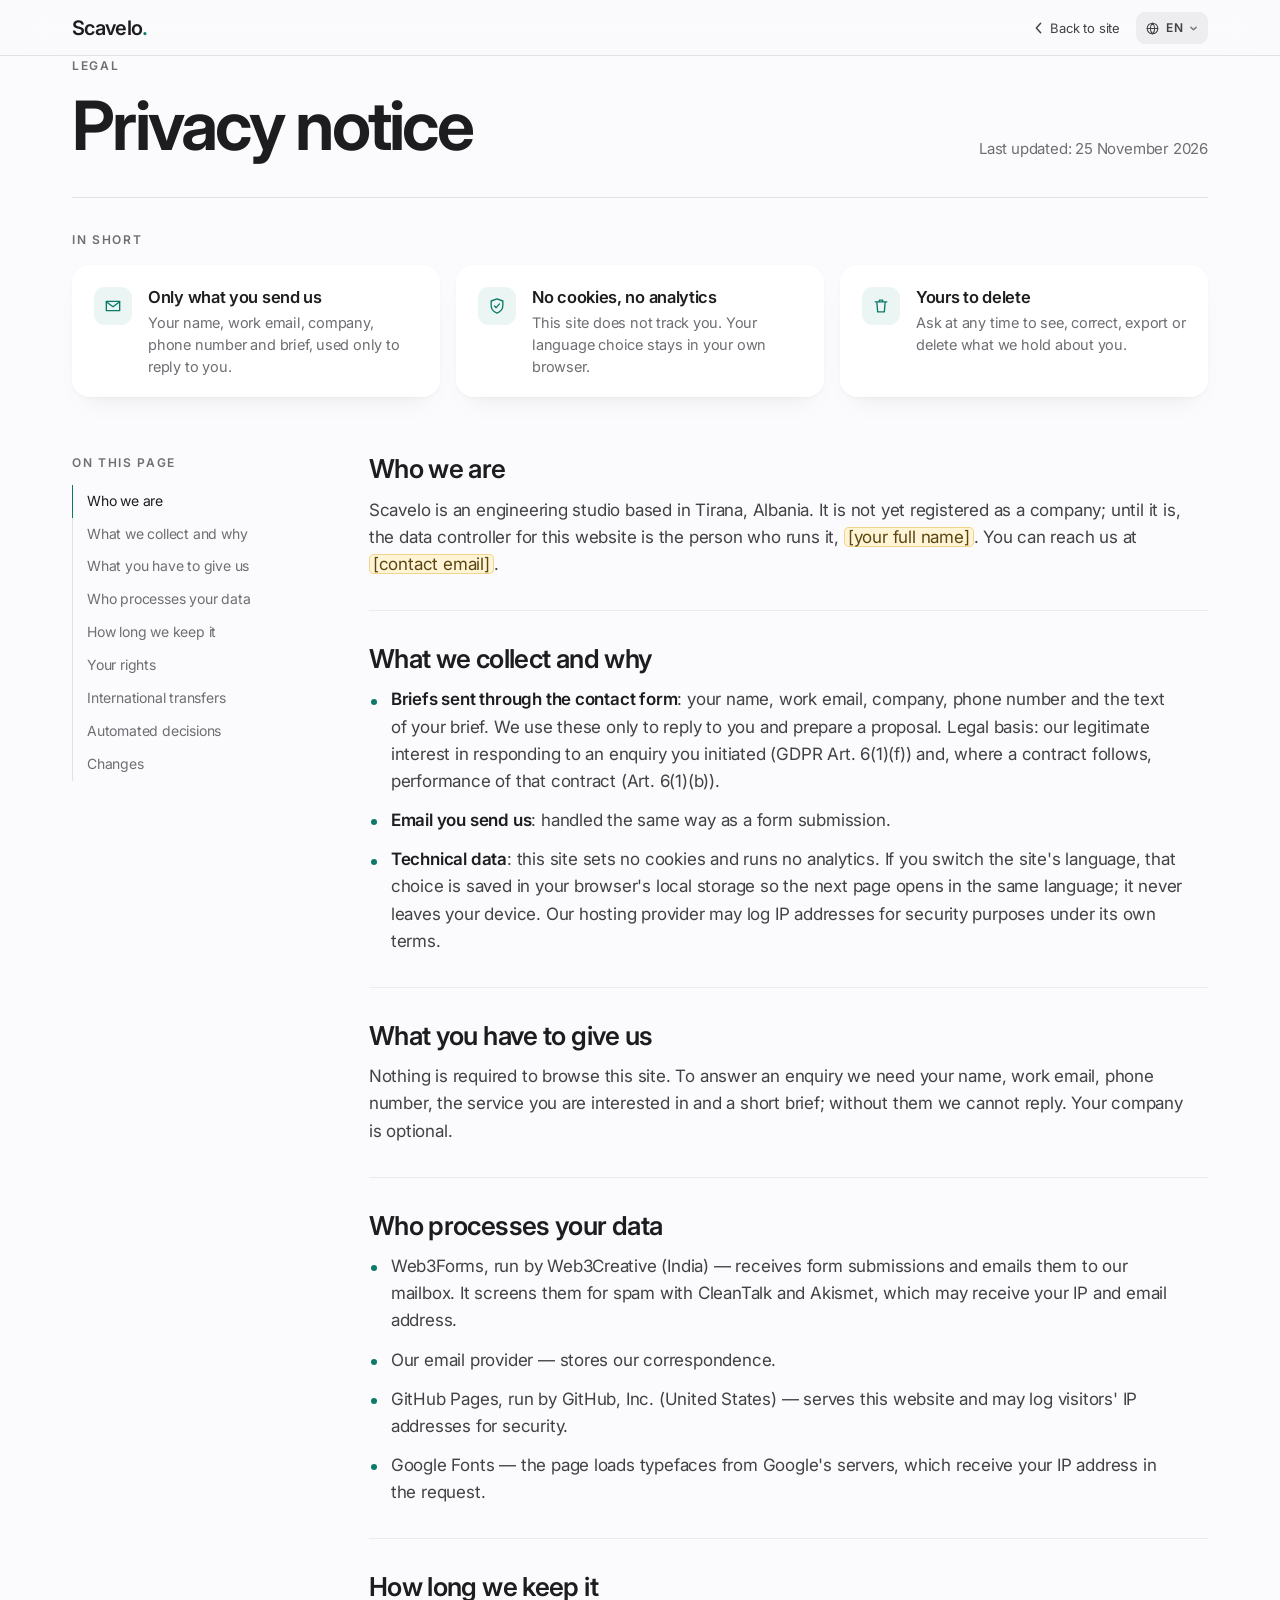
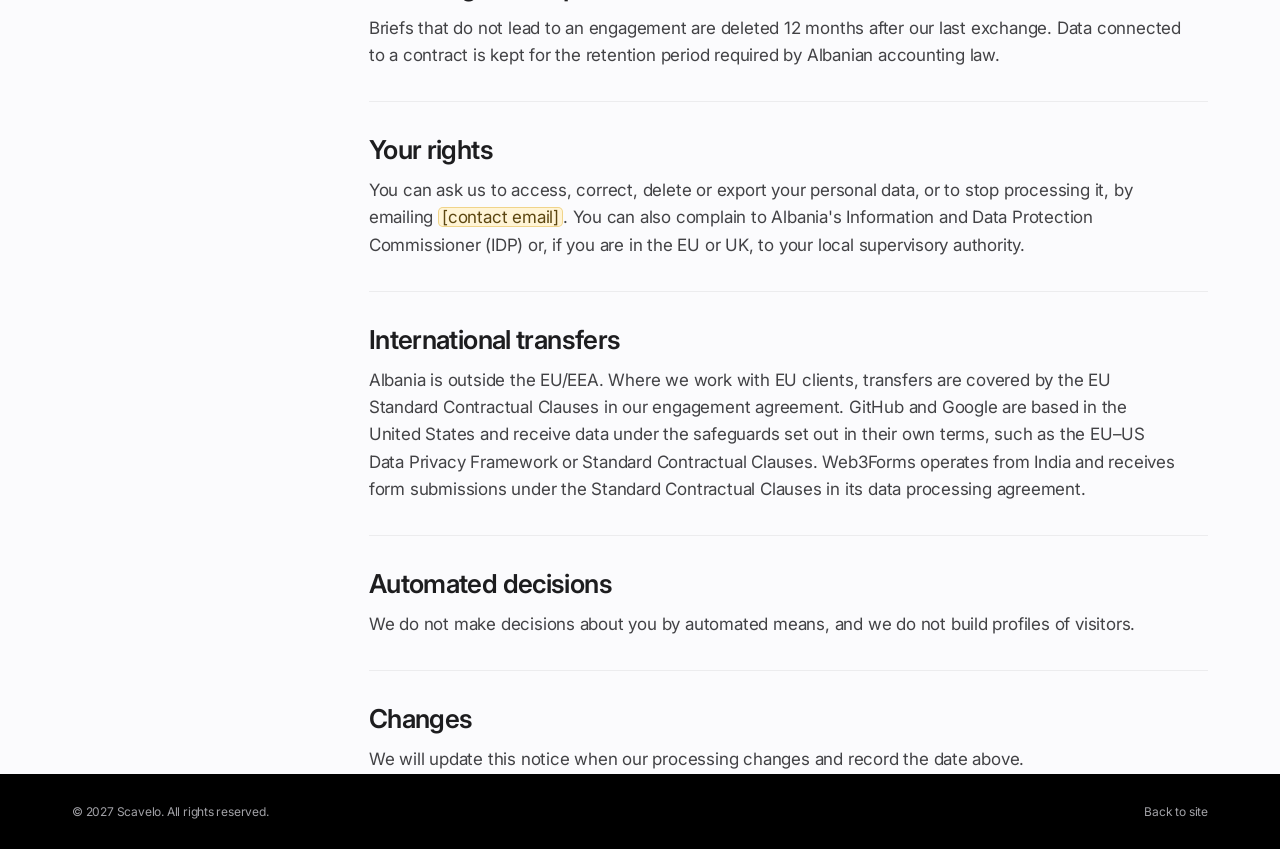
<file: privacy.html>
<!DOCTYPE html>
<html lang="en">
<head>
<meta charset="UTF-8"><meta name="viewport" content="width=device-width, initial-scale=1.0">
<title>Privacy notice — Scavelo</title>
<meta name="robots" content="noindex">
<meta name="theme-color" content="#FBFBFD">
<link rel="icon" href="data:image/svg+xml,%3Csvg xmlns='http://www.w3.org/2000/svg' viewBox='0 0 64 64'%3E%3Crect width='64' height='64' rx='15' fill='%231D1D1F'/%3E%3Ctext x='29' y='44' font-family='-apple-system,Helvetica,Arial,sans-serif' font-size='36' font-weight='600' text-anchor='middle' fill='%23F5F5F7'%3ES%3C/text%3E%3Ccircle cx='45.5' cy='41.5' r='3.6' fill='%237ADBC3'/%3E%3C/svg%3E">
<link rel="preconnect" href="https://fonts.googleapis.com">
<link rel="preconnect" href="https://fonts.gstatic.com" crossorigin>
<link href="https://fonts.googleapis.com/css2?family=Inter:opsz,wght@14..32,400..700&display=swap" rel="stylesheet">
<style>
:root{
  --page:#FBFBFD;--mist:#F5F5F7;--ink:#1D1D1F;--ink-2:#424245;--ink-3:#6E6E73;
  --hair:rgba(0,0,0,.1);--hair-2:rgba(0,0,0,.06);
  --chalk-2:#A1A1A6;--hair-d:rgba(255,255,255,.1);
  --accent:#0B7A68;--accent-n:#7ADBC3;
  --sh-1:0 1px 1px rgba(0,0,0,.02),0 2px 6px rgba(0,0,0,.03),0 14px 28px -14px rgba(0,0,0,.08);
  --ease:cubic-bezier(.25,.1,.25,1);--ease-out:cubic-bezier(.16,1,.3,1);
  --sans:-apple-system,BlinkMacSystemFont,"SF Pro Text","Inter","Helvetica Neue",Helvetica,Arial,sans-serif;
  --display:-apple-system,BlinkMacSystemFont,"SF Pro Display","Inter","Helvetica Neue",Helvetica,Arial,sans-serif;
  --nav-h:56px;
  --i-chev:url("data:image/svg+xml,%3Csvg xmlns='http://www.w3.org/2000/svg' viewBox='0 0 8 14'%3E%3Cpath d='M6.5 1.5L1.5 7l5 5.5' fill='none' stroke='black' stroke-width='1.7' stroke-linecap='round' stroke-linejoin='round'/%3E%3C/svg%3E");
}
*,*::before,*::after{margin:0;padding:0;box-sizing:border-box}
html{-webkit-text-size-adjust:100%;scroll-behavior:smooth;scroll-padding-top:calc(var(--nav-h) + 24px)}
@media(prefers-reduced-motion:reduce){html{scroll-behavior:auto}}
body{background:var(--page);color:var(--ink);font-family:var(--sans);font-size:17px;line-height:1.6;letter-spacing:-.012em;-webkit-font-smoothing:antialiased;-moz-osx-font-smoothing:grayscale;font-optical-sizing:auto}
a{color:var(--accent);text-underline-offset:3px;text-decoration-thickness:1px}
:focus-visible{outline:2px solid var(--accent);outline-offset:3px;border-radius:6px}
::selection{background:rgba(11,122,104,.18)}
.wrap{max-width:1200px;margin:0 auto;padding:0 32px}
@media(max-width:734px){.wrap{padding:0 20px}}

/* header */
header{position:sticky;top:0;z-index:10;height:var(--nav-h)}
header::before{content:"";position:absolute;inset:0;z-index:-1;background:rgba(251,251,253,.8);-webkit-backdrop-filter:saturate(180%) blur(20px);backdrop-filter:saturate(180%) blur(20px);border-bottom:1px solid var(--hair)}
.nav{display:flex;align-items:center;gap:16px;height:100%}
.brand{margin-right:auto;font-family:var(--display);font-weight:600;font-size:20px;letter-spacing:-.035em;color:var(--ink);text-decoration:none}
.brand i{font-style:normal;color:var(--accent)}
.back{display:inline-flex;align-items:center;gap:8px;font-size:13px;color:var(--ink-2);text-decoration:none;transition:color .25s var(--ease)}
.back::before{content:"";width:7px;height:12px;background:currentColor;-webkit-mask:var(--i-chev) center/contain no-repeat;mask:var(--i-chev) center/contain no-repeat;transition:transform .35s var(--ease-out)}
.back:hover{color:var(--ink)}
.back:hover::before{transform:translateX(-3px)}

/* page head */
main{padding:clamp(48px,7vw,88px) 0 clamp(64px,8vw,112px)}
.page-head{display:grid;grid-template-columns:minmax(0,1fr) auto;align-items:end;gap:16px 40px;padding-bottom:36px;border-bottom:1px solid var(--hair)}
.eyebrow{margin-bottom:16px;font-size:12px;font-weight:600;letter-spacing:.14em;text-transform:uppercase;color:var(--ink-3)}
h1{font-family:var(--display);font-weight:650;font-size:clamp(34px,5.6vw,68px);line-height:1.02;letter-spacing:-.04em;text-wrap:balance;overflow-wrap:break-word}
html[lang="de"] h1,html[lang="de"] h2{hyphens:auto}
.updated{font-size:15px;color:var(--ink-3);white-space:nowrap}
@media(max-width:640px){.page-head{grid-template-columns:1fr}.updated{white-space:normal}}

/* summary */
.summary{display:grid;grid-template-columns:repeat(3,1fr);gap:16px;margin-top:32px}
.summary-h{grid-column:1 / -1;font-size:12px;font-weight:600;letter-spacing:.14em;text-transform:uppercase;color:var(--ink-3)}
.tile{display:flex;gap:16px;align-items:flex-start;padding:22px 22px 20px;border-radius:18px;background:#fff;box-shadow:var(--sh-1)}
.tile .ico{display:grid;place-items:center;flex:none;width:38px;height:38px;border-radius:11px;background:rgba(11,122,104,.08);color:var(--accent)}
.tile .ico svg{width:20px;height:20px}
.tile b{display:block;margin-bottom:4px;font-family:var(--display);font-size:16.5px;font-weight:600;letter-spacing:-.018em;line-height:1.3}
.tile p{font-size:14.5px;line-height:1.5;color:var(--ink-3)}
@media(max-width:900px){.summary{grid-template-columns:1fr}}

/* body: sticky contents + sections */
.layout{display:grid;grid-template-columns:220px minmax(0,1fr);gap:clamp(40px,6vw,88px);align-items:start;margin-top:56px}
.toc{position:sticky;top:calc(var(--nav-h) + 32px)}
.toc p{margin-bottom:12px;font-size:12px;font-weight:600;letter-spacing:.14em;text-transform:uppercase;color:var(--ink-3)}
.toc ol{list-style:none}
.toc a{display:block;padding:7px 0 7px 14px;border-left:1.5px solid var(--hair);font-size:14px;line-height:1.35;color:var(--ink-3);text-decoration:none;transition:color .25s var(--ease),border-color .25s var(--ease)}
.toc a:hover{color:var(--ink)}
.toc a.active{color:var(--ink);border-left-color:var(--accent)}
@media(max-width:900px){.layout{grid-template-columns:1fr;margin-top:40px}.toc{display:none}}
.doc section{padding:32px 0;border-top:1px solid var(--hair-2)}
.doc section:first-child{padding-top:0;border-top:0}
.doc section:last-child{padding-bottom:0}
h2{margin-bottom:12px;font-family:var(--display);font-weight:600;font-size:clamp(22px,2.2vw,26px);line-height:1.2;letter-spacing:-.024em}
.doc p,.doc li{max-width:74ch;color:var(--ink-2)}
.doc ul{list-style:none;display:grid;gap:12px}
.doc li{position:relative;padding-left:22px}
.doc li::before{content:"";position:absolute;left:2px;top:.72em;width:6px;height:6px;border-radius:50%;background:var(--accent)}
strong{color:var(--ink);font-weight:600}
.todo{padding:0 4px;border-radius:5px;background:#FFF4D6;box-shadow:inset 0 0 0 1px #F0D48A;color:#5C4610}

footer{background:#000;color:var(--chalk-2);font-size:12px}
footer .wrap{display:flex;justify-content:space-between;flex-wrap:wrap;gap:12px;padding-top:28px;padding-bottom:28px}
footer a{color:var(--chalk-2);text-decoration:none;transition:color .25s var(--ease)}
footer a:hover{color:#fff}

@keyframes rise{from{opacity:0;translate:0 20px}to{opacity:1;translate:none}}
.page-head,.summary,.layout{animation:rise .9s var(--ease-out) both}
.summary{animation-delay:.06s}
.layout{animation-delay:.12s}
@media(prefers-reduced-motion:reduce){.page-head,.summary,.layout{animation:none}}
</style>
</head>
<body>
<header>
  <div class="wrap nav">
    <a class="brand" href="index.html">Scavelo<i>.</i></a>
    <a class="back" href="index.html">Back to site</a>
    <div class="lang" id="lang"></div>
  </div>
</header>

<main class="wrap">
  <div class="page-head">
    <div>
      <p class="eyebrow">Legal</p>
      <h1>Privacy notice</h1>
    </div>
    <p class="updated">Last updated: <time datetime="2026-11-25">25 November 2026</time></p>
  </div>

  <div class="summary" aria-label="In short">
    <p class="summary-h">In short</p>
    <div class="tile">
      <span class="ico" aria-hidden="true"><svg viewBox="0 0 24 24" fill="none" stroke="currentColor" stroke-width="1.6" stroke-linecap="round" stroke-linejoin="round"><path d="M4 6.5h16v11H4z"/><path d="M4 7l8 6 8-6"/></svg></span>
      <div><b>Only what you send us</b><p>Your name, work email, company, phone number and brief, used only to reply to you.</p></div>
    </div>
    <div class="tile">
      <span class="ico" aria-hidden="true"><svg viewBox="0 0 24 24" fill="none" stroke="currentColor" stroke-width="1.6" stroke-linecap="round" stroke-linejoin="round"><path d="M12 3.5l7 2.5v5.5c0 4.3-3 7.6-7 9-4-1.4-7-4.7-7-9V6z"/><path d="M9 12l2 2 4-4.5"/></svg></span>
      <div><b>No cookies, no analytics</b><p>This site does not track you. Your language choice stays in your own browser.</p></div>
    </div>
    <div class="tile">
      <span class="ico" aria-hidden="true"><svg viewBox="0 0 24 24" fill="none" stroke="currentColor" stroke-width="1.6" stroke-linecap="round" stroke-linejoin="round"><path d="M5 7h14M10 7V5h4v2M7 7l1 12h8l1-12"/></svg></span>
      <div><b>Yours to delete</b><p>Ask at any time to see, correct, export or delete what we hold about you.</p></div>
    </div>
  </div>

  <div class="layout">
    <nav class="toc" aria-label="On this page">
      <p>On this page</p>
      <ol>
        <li><a href="#who">Who we are</a></li>
        <li><a href="#collect">What we collect and why</a></li>
        <li><a href="#required">What you have to give us</a></li>
        <li><a href="#processors">Who processes your data</a></li>
        <li><a href="#retention">How long we keep it</a></li>
        <li><a href="#rights">Your rights</a></li>
        <li><a href="#transfers">International transfers</a></li>
        <li><a href="#automated">Automated decisions</a></li>
        <li><a href="#changes">Changes</a></li>
      </ol>
    </nav>

    <div class="doc">
      <section id="who">
        <h2>Who we are</h2>
        <p>Scavelo is an engineering studio based in Tirana, Albania. It is not yet registered as a company; until it is, the data controller for this website is the person who runs it, <span class="todo">[your full name]</span>. You can reach us at <span class="todo">[contact email]</span>.</p>
      </section>

      <section id="collect">
        <h2>What we collect and why</h2>
        <ul>
          <li><strong>Briefs sent through the contact form</strong>: your name, work email, company, phone number and the text of your brief. We use these only to reply to you and prepare a proposal. Legal basis: our legitimate interest in responding to an enquiry you initiated (GDPR Art. 6(1)(f)) and, where a contract follows, performance of that contract (Art. 6(1)(b)).</li>
          <li><strong>Email you send us</strong>: handled the same way as a form submission.</li>
          <li><strong>Technical data</strong>: this site sets no cookies and runs no analytics. If you switch the site's language, that choice is saved in your browser's local storage so the next page opens in the same language; it never leaves your device. Our hosting provider may log IP addresses for security purposes under its own terms.</li>
        </ul>
      </section>

      <section id="required">
        <h2>What you have to give us</h2>
        <p>Nothing is required to browse this site. To answer an enquiry we need your name, work email, phone number, the service you are interested in and a short brief; without them we cannot reply. Your company is optional.</p>
      </section>

      <section id="processors">
        <h2>Who processes your data</h2>
        <ul>
          <li>Web3Forms, run by Web3Creative (India) — receives form submissions and emails them to our mailbox. It screens them for spam with CleanTalk and Akismet, which may receive your IP and email address.</li>
          <li>Our email provider — stores our correspondence.</li>
          <li>GitHub Pages, run by GitHub, Inc. (United States) — serves this website and may log visitors' IP addresses for security.</li>
          <li>Google Fonts — the page loads typefaces from Google's servers, which receive your IP address in the request.</li>
        </ul>
      </section>

      <section id="retention">
        <h2>How long we keep it</h2>
        <p>Briefs that do not lead to an engagement are deleted 12 months after our last exchange. Data connected to a contract is kept for the retention period required by Albanian accounting law.</p>
      </section>

      <section id="rights">
        <h2>Your rights</h2>
        <p>You can ask us to access, correct, delete or export your personal data, or to stop processing it, by emailing <span class="todo">[contact email]</span>. You can also complain to Albania's Information and Data Protection Commissioner (IDP) or, if you are in the EU or UK, to your local supervisory authority.</p>
      </section>

      <section id="transfers">
        <h2>International transfers</h2>
        <p>Albania is outside the EU/EEA. Where we work with EU clients, transfers are covered by the EU Standard Contractual Clauses in our engagement agreement. GitHub and Google are based in the United States and receive data under the safeguards set out in their own terms, such as the EU–US Data Privacy Framework or Standard Contractual Clauses. Web3Forms operates from India and receives form submissions under the Standard Contractual Clauses in its data processing agreement.</p>
      </section>

      <section id="automated">
        <h2>Automated decisions</h2>
        <p>We do not make decisions about you by automated means, and we do not build profiles of visitors.</p>
      </section>

      <section id="changes">
        <h2>Changes</h2>
        <p>We will update this notice when our processing changes and record the date above.</p>
      </section>
    </div>
  </div>
</main>

<footer><div class="wrap"><span>© 2027 Scavelo. All rights reserved.</span><a href="index.html">Back to site</a></div></footer>

<script src="i18n/i18n.js"></script>
<script>
/* Languages: English is in the HTML; the others load from i18n/<code>.js on demand (see i18n/i18n.js) */
const EN_TITLE=document.title;
let langRequest=0;
async function setLang(next,persist){
  const ticket=++langRequest;let data=null;
  if(next!=='en'){
    ScaveloI18n.setLoading(true);
    try{data=await ScaveloI18n.load(next)}catch(e){console.warn('Scavelo:',e.message);ScaveloI18n.setLoading(false);return}
    ScaveloI18n.setLoading(false);
    if(ticket!==langRequest)return;
  }
  document.documentElement.lang=next;
  ScaveloI18n.translate(data&&data.privacy.strings,'script,style,#lang');
  document.title=data?data.privacy.title:EN_TITLE;
  ScaveloI18n.setCurrent(next);
  if(persist)ScaveloI18n.remember(next);
}
ScaveloI18n.mountMenu(document.getElementById('lang'),code=>setLang(code,true));
ScaveloI18n.setCurrent('en');
const startLang=ScaveloI18n.detect();
if(startLang!=='en')setLang(startLang,false);

/* Contents sidebar: highlight the section being read */
const tocLinks=[...document.querySelectorAll('.toc a')],docSections=[...document.querySelectorAll('.doc section')];
let tocLockUntil=0;
function setActive(id){tocLinks.forEach(a=>a.classList.toggle('active',a.getAttribute('href')==='#'+id))}
function markToc(){
  if(Date.now()<tocLockUntil)return; // a sidebar click is still scrolling to its section
  const line=document.querySelector('header').offsetHeight+48;let current=docSections[0];
  for(const s of docSections){if(s.getBoundingClientRect().top<=line)current=s}
  if(innerHeight+scrollY>=document.documentElement.scrollHeight-2)current=docSections[docSections.length-1];
  setActive(current.id);
}
tocLinks.forEach(a=>a.addEventListener('click',()=>{tocLockUntil=Date.now()+1200;setActive(a.getAttribute('href').slice(1))}));
let tocTick=false;
addEventListener('scroll',()=>{if(!tocTick){tocTick=true;requestAnimationFrame(()=>{tocTick=false;markToc()})}},{passive:true});
addEventListener('resize',markToc);markToc();
</script>
</body>
</html>
</file>
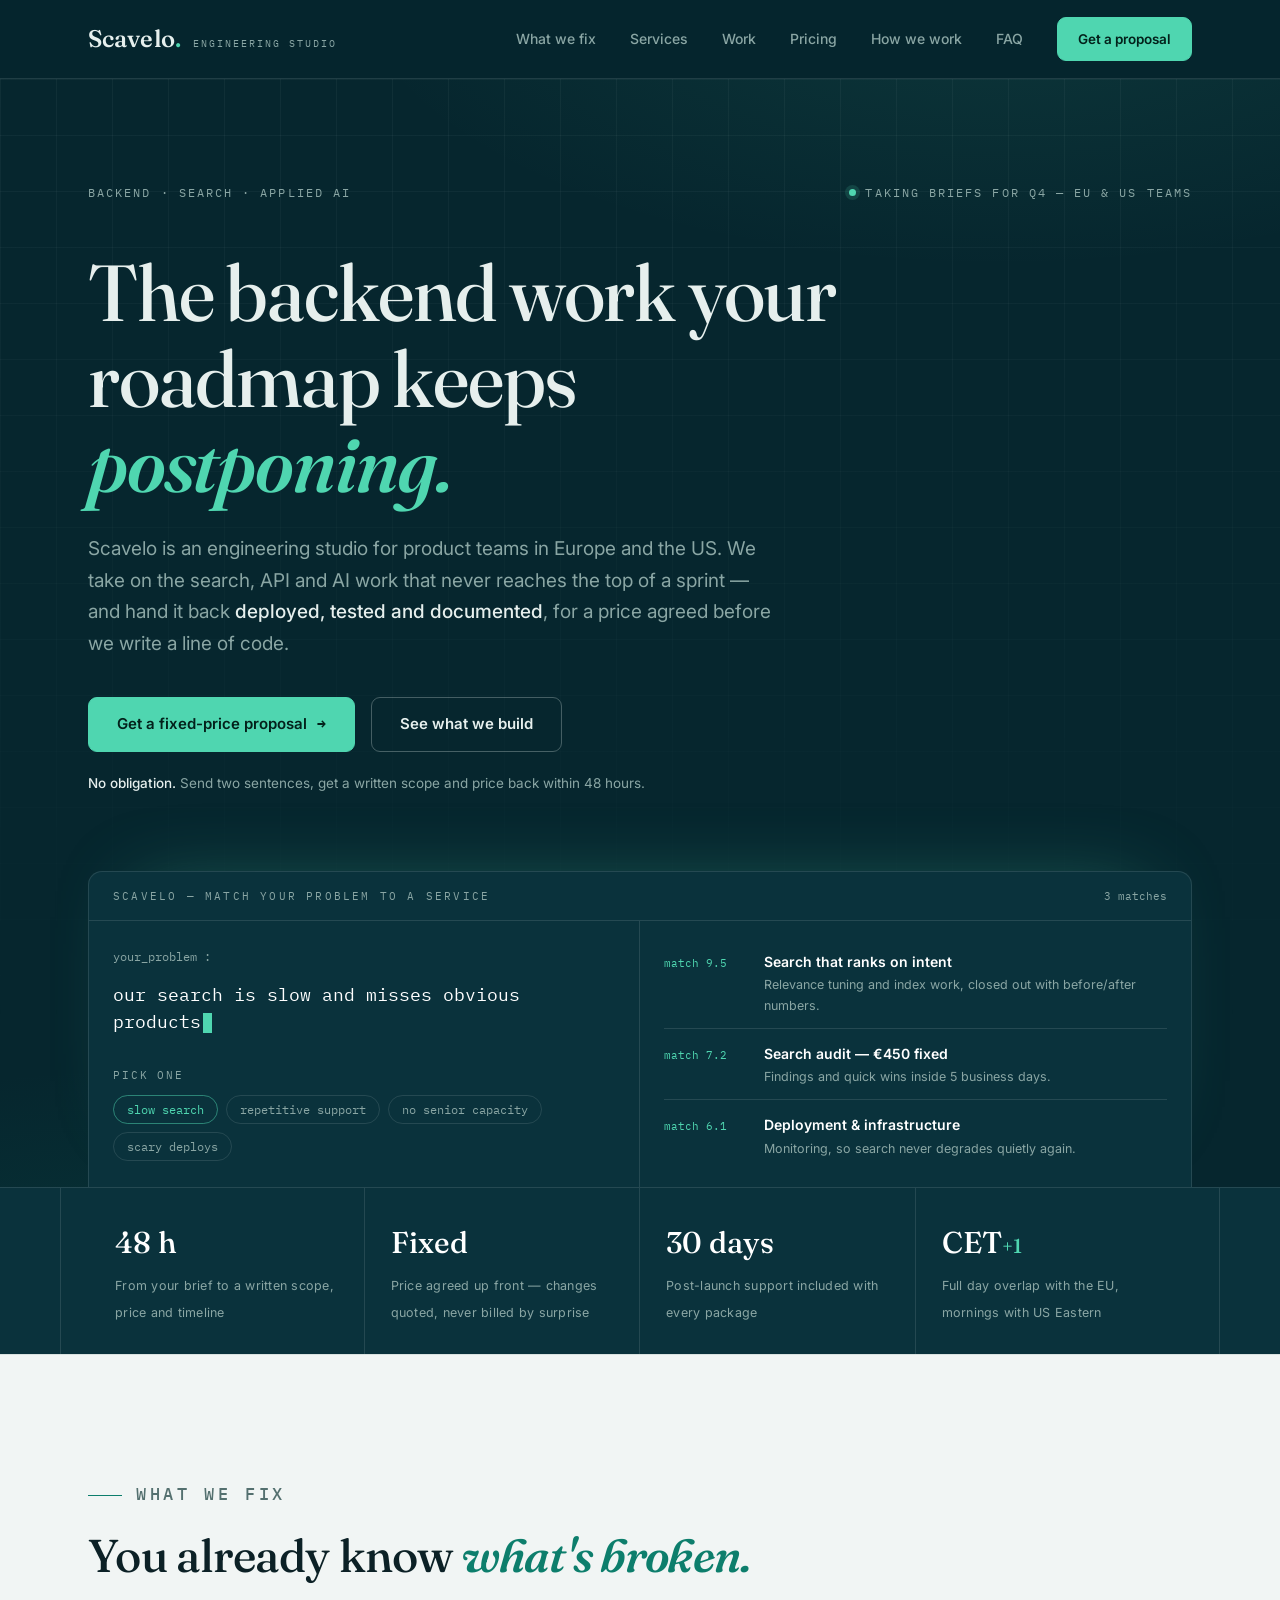
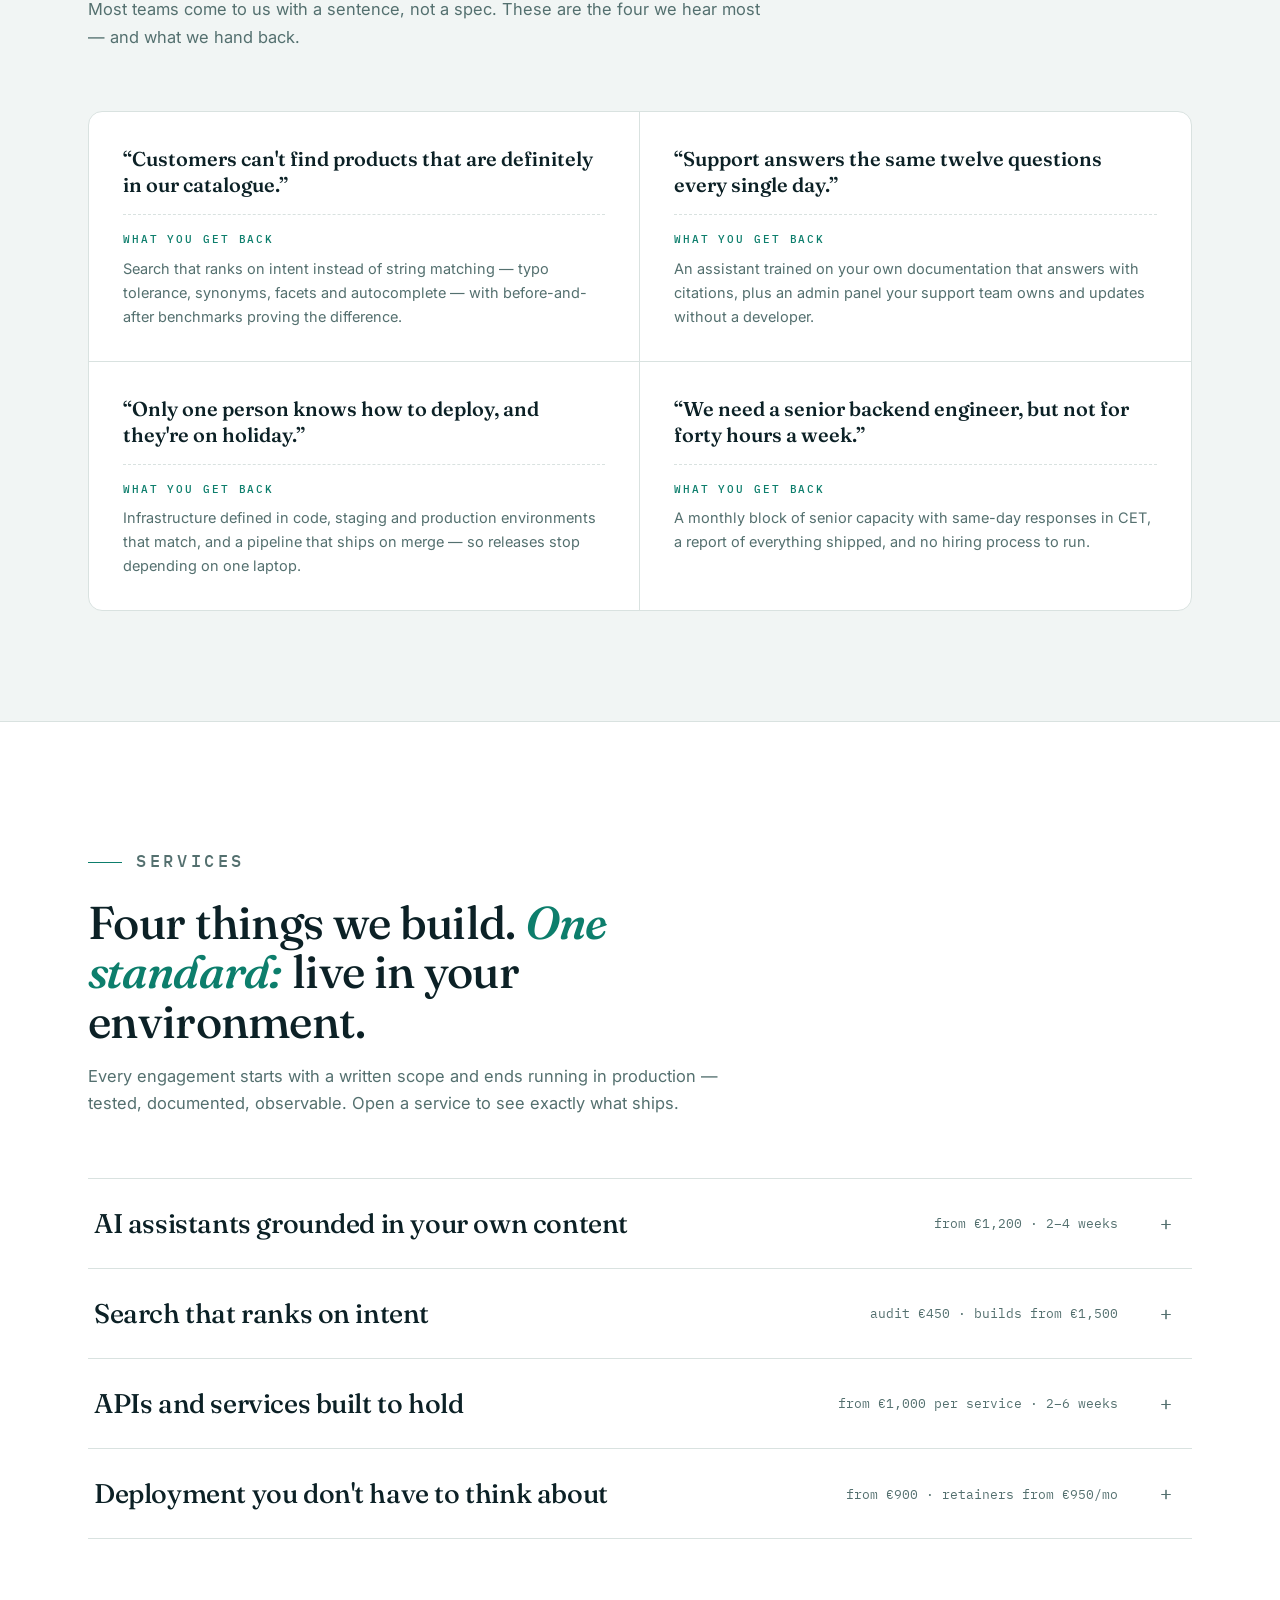
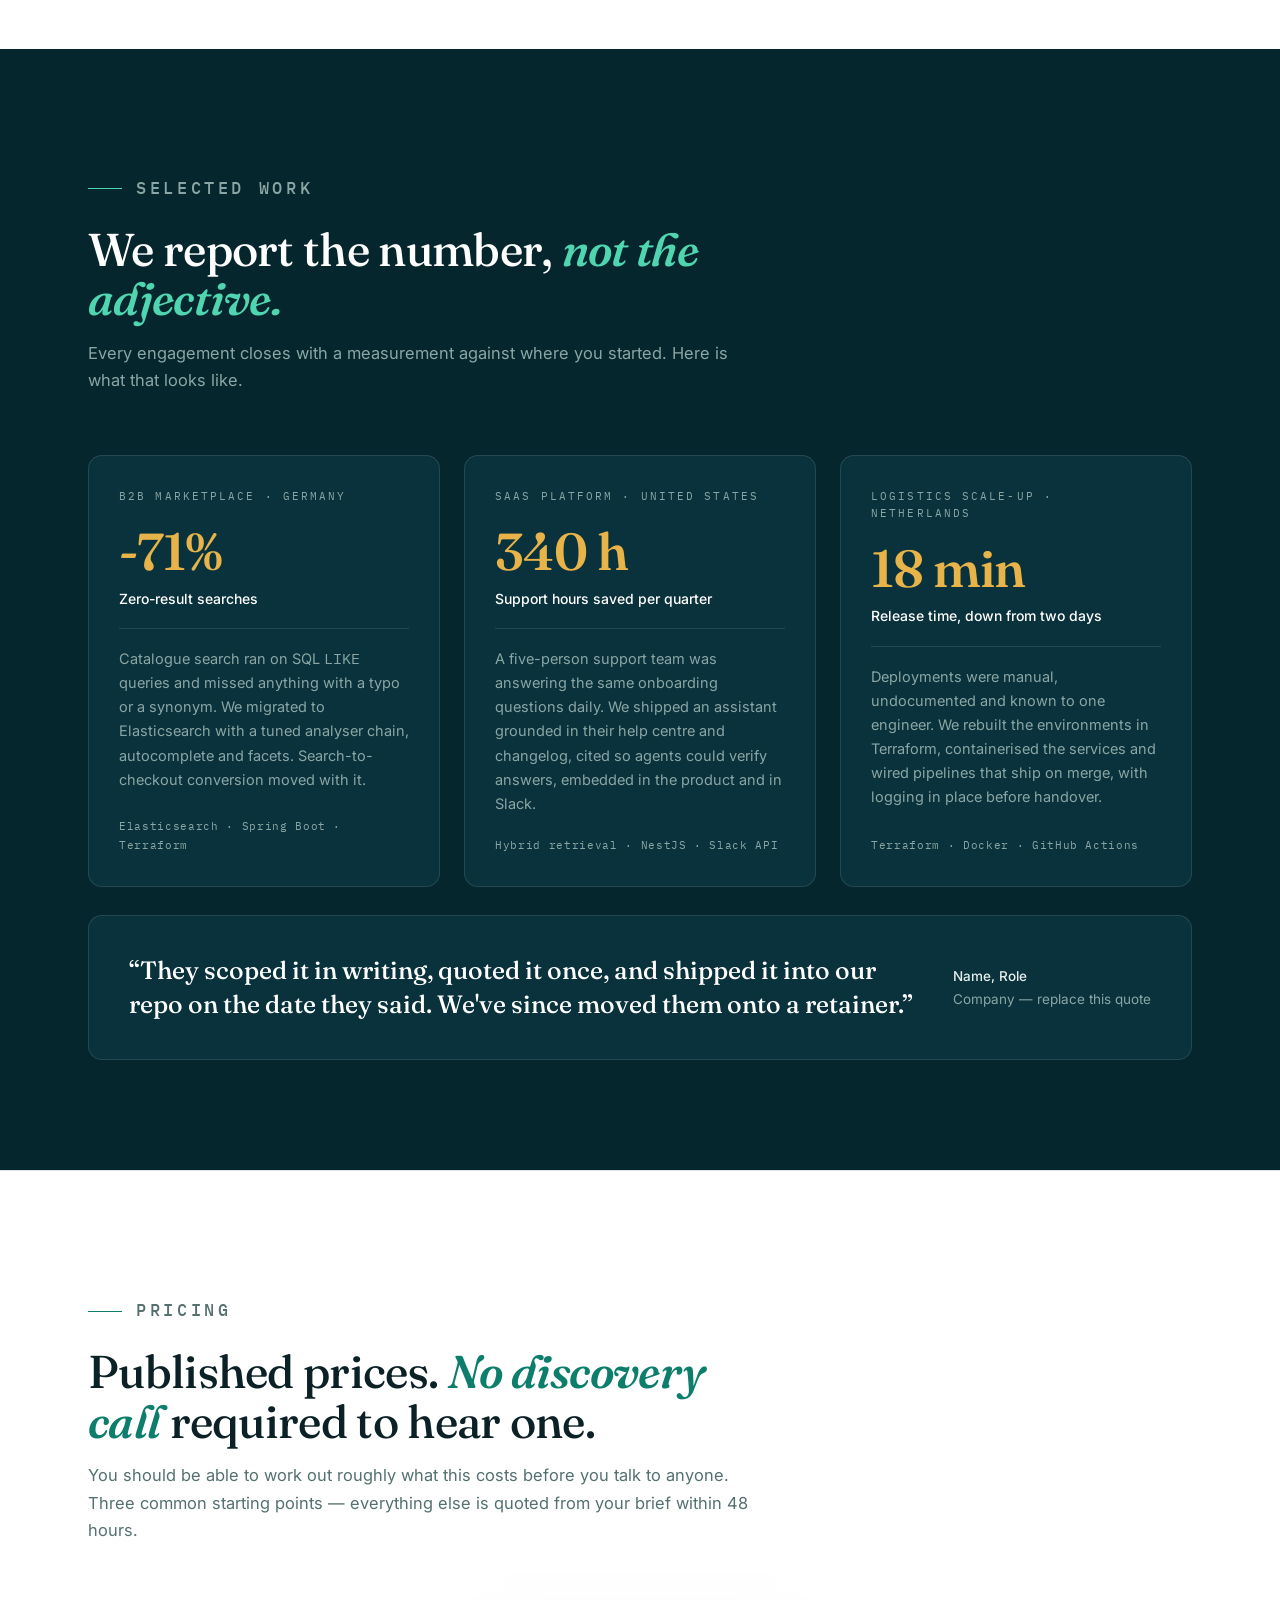
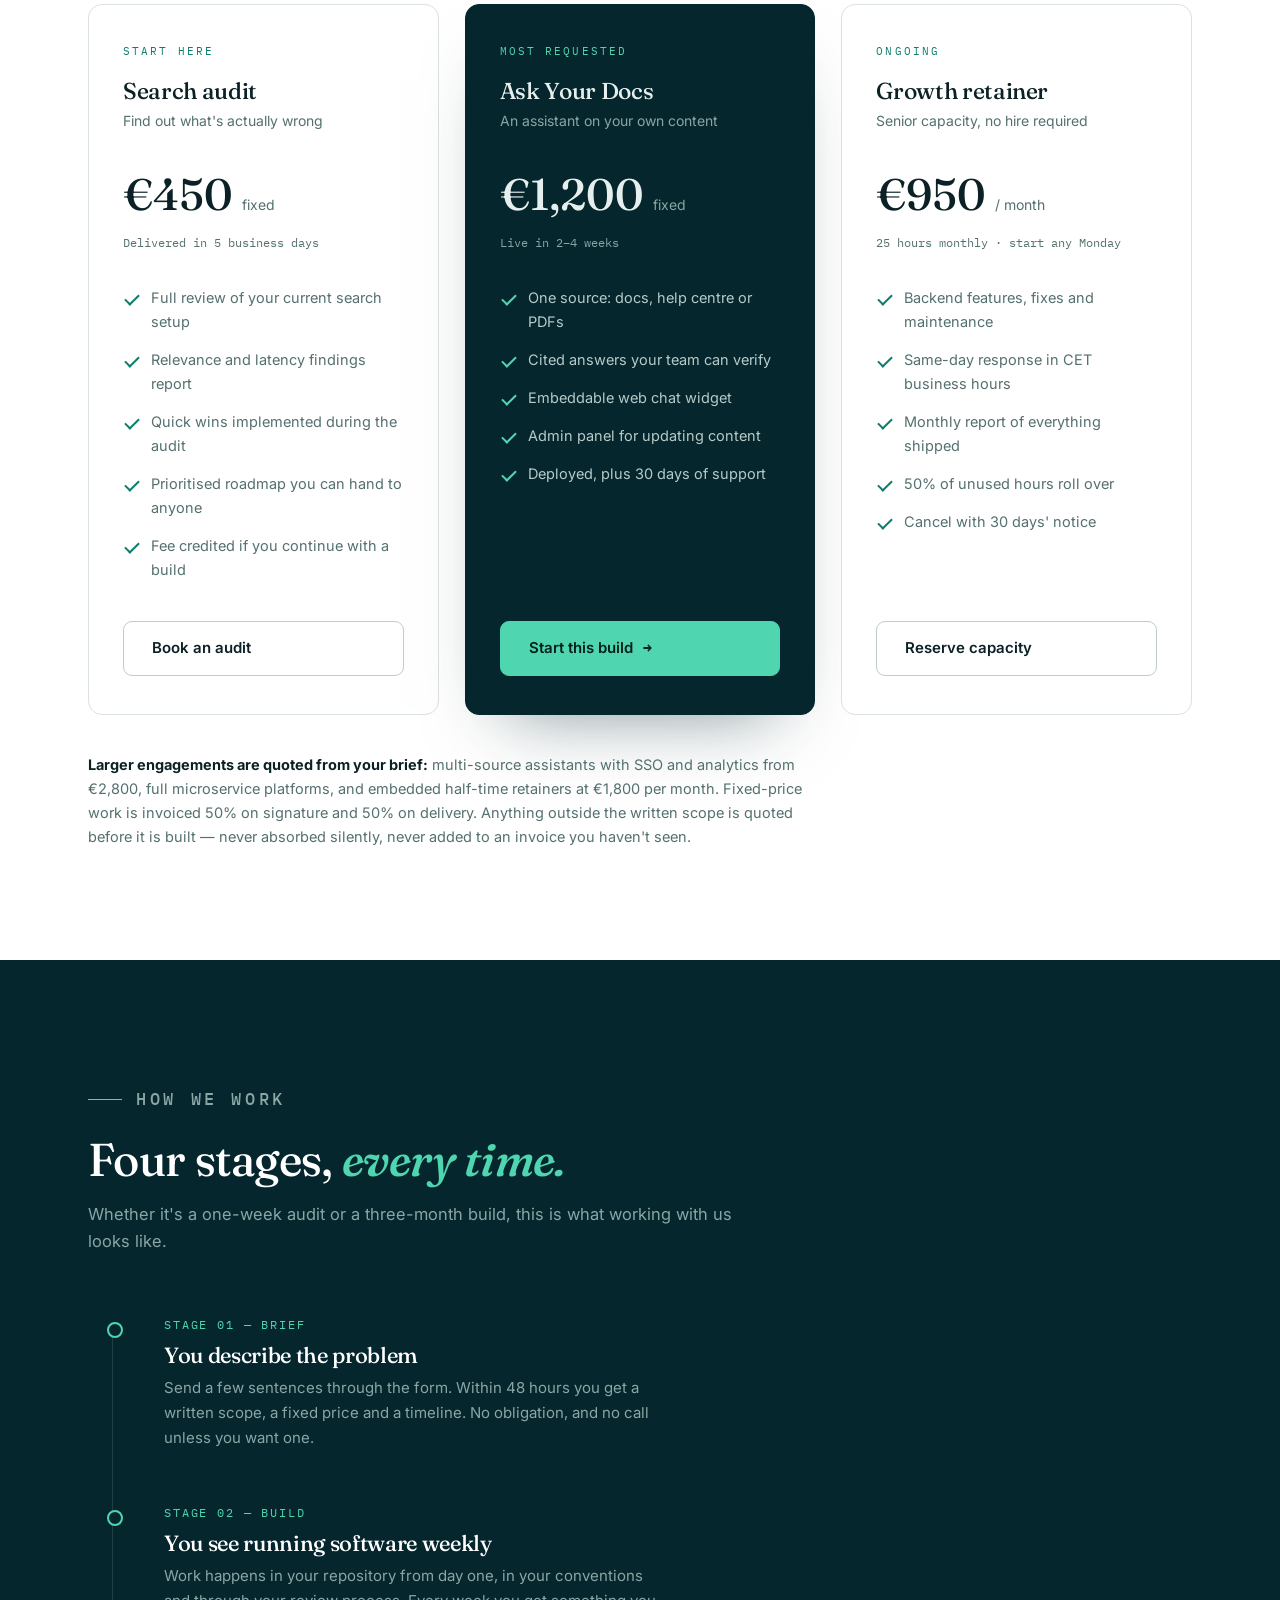
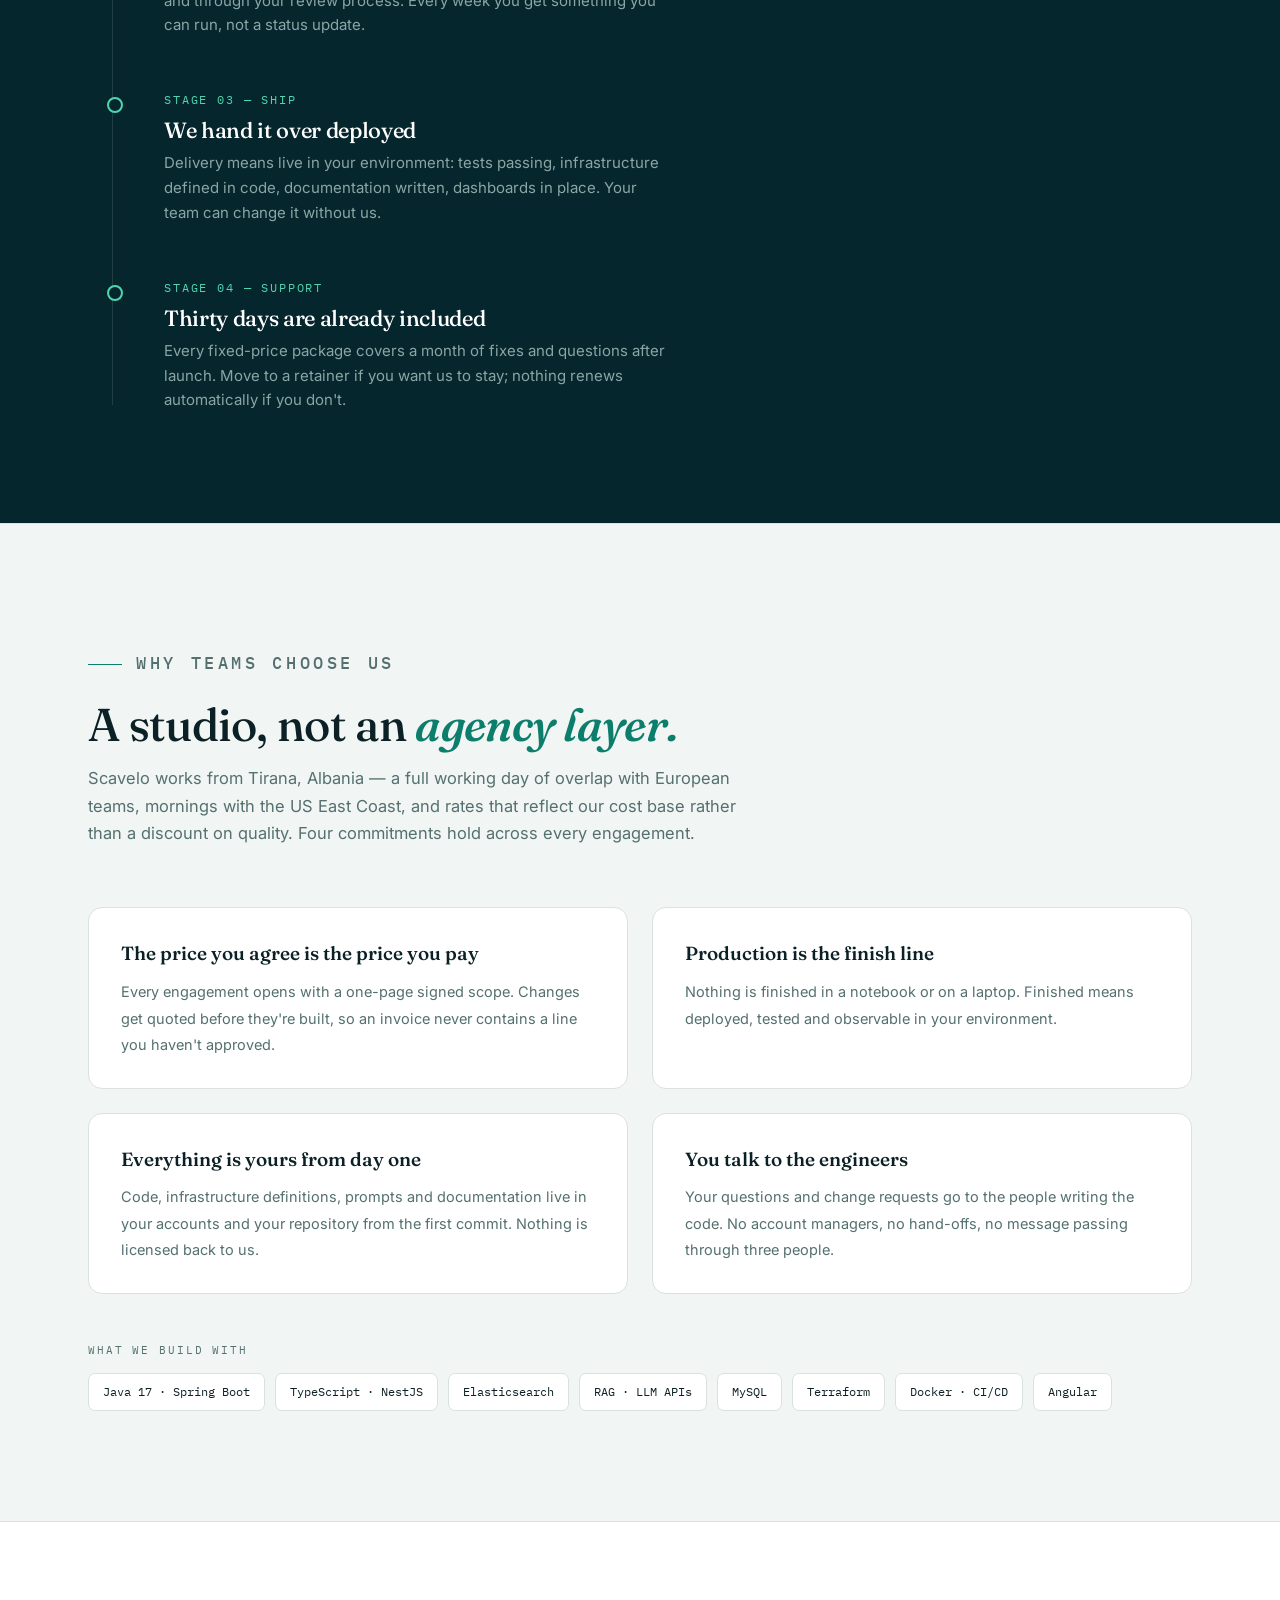
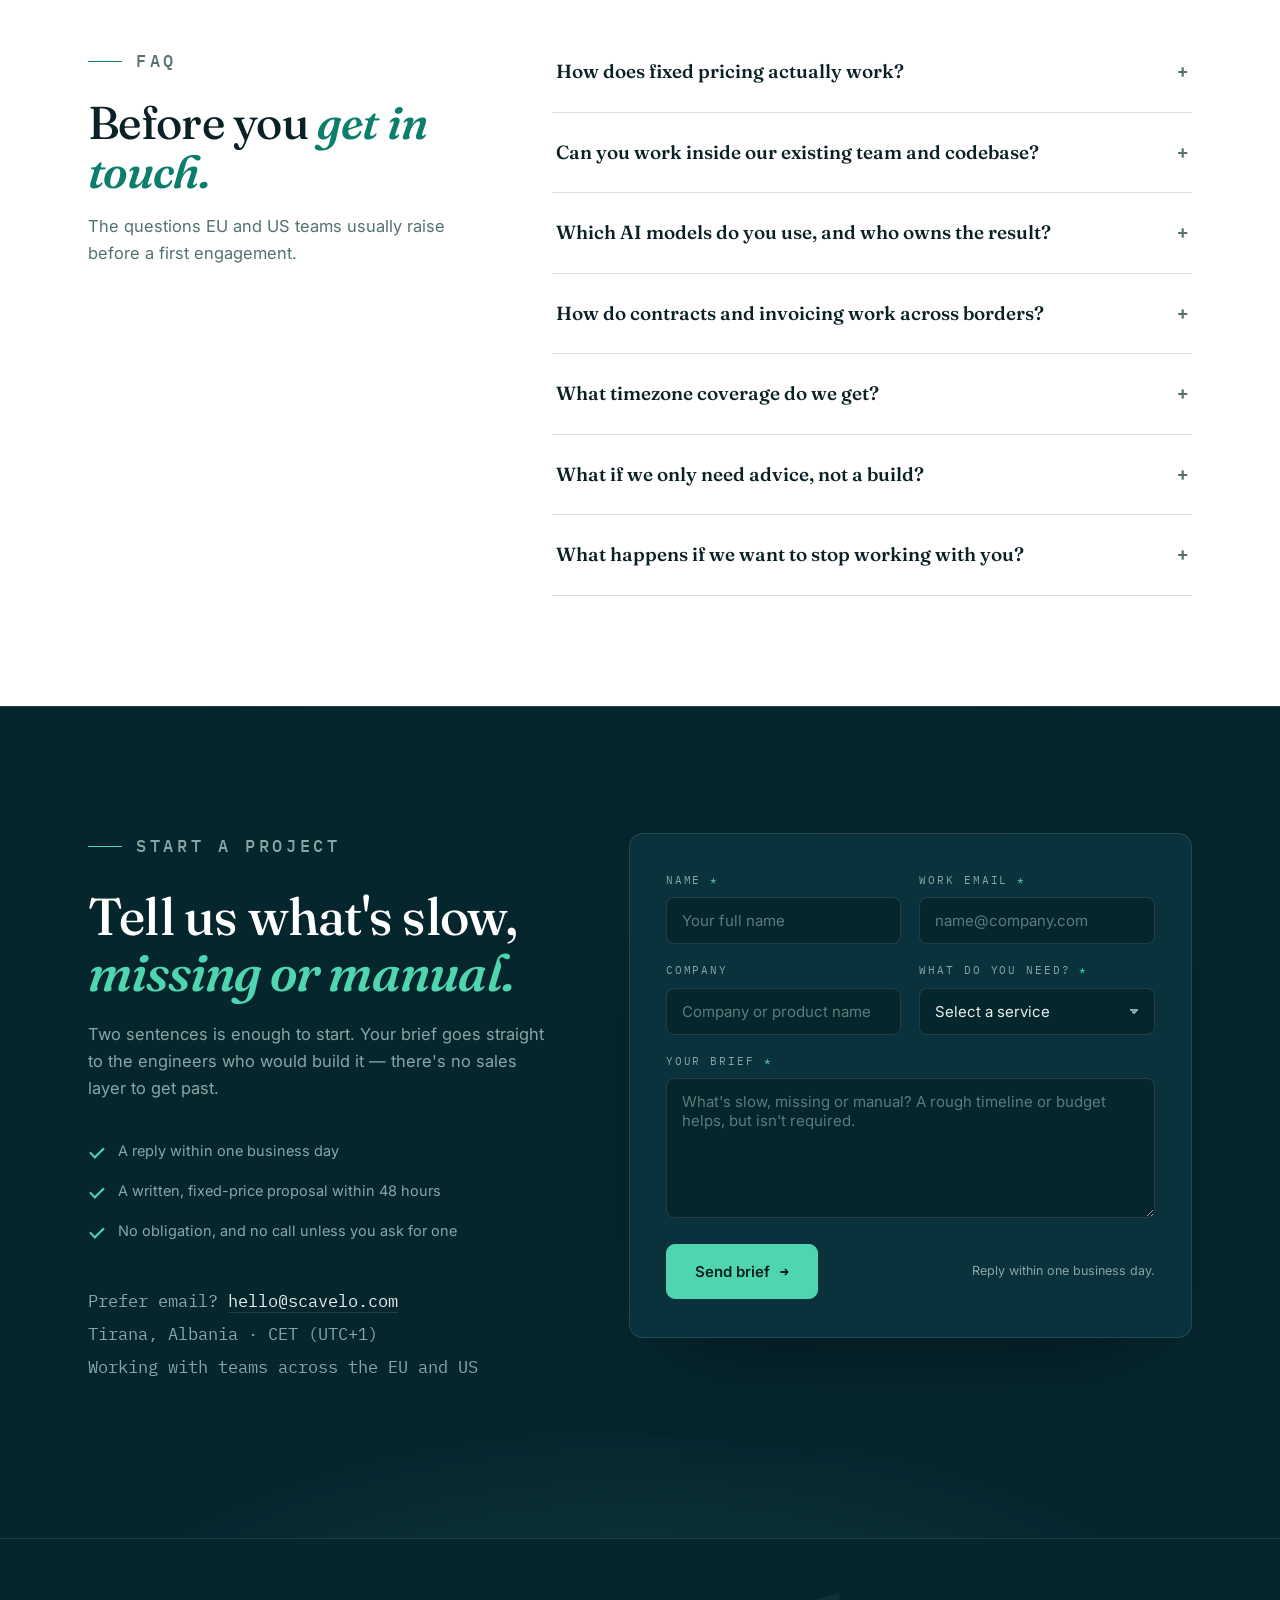
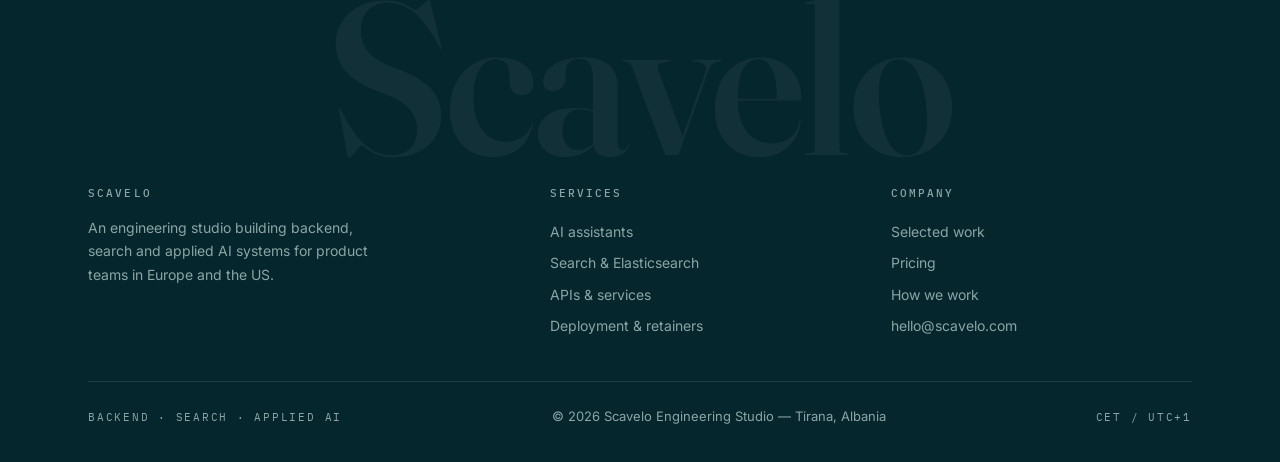
<file: Scavelo.html>
<!DOCTYPE html>
<html lang="en">
<head>
<meta charset="UTF-8">
<meta name="viewport" content="width=device-width, initial-scale=1.0">
<title>Scavelo — Backend, Search &amp; AI Engineering for Product Teams</title>
<meta name="description" content="Scavelo is an engineering studio building production APIs, Elasticsearch search, and retrieval-grounded AI for EU and US product teams. Fixed scope. Fixed price. Shipped to production.">
<meta property="og:title" content="Scavelo — Backend, Search &amp; AI Engineering Studio">
<meta property="og:description" content="Production APIs, search that ranks, and AI assistants grounded in your own content. Fixed scope, fixed price, deployed.">
<meta property="og:type" content="website">
<link rel="preconnect" href="https://fonts.googleapis.com">
<link rel="preconnect" href="https://fonts.gstatic.com" crossorigin>
<link href="https://fonts.googleapis.com/css2?family=Fraunces:opsz,wght@9..144,480;9..144,560&family=Inter:wght@400;500;600&family=IBM+Plex+Mono:wght@400;500&display=swap" rel="stylesheet">
<style>
:root{
  --deep:#06262E;
  --deep-2:#0A323C;
  --deep-3:#0E3E4A;
  --light:#F1F5F4;
  --white:#FFFFFF;
  --t-dark:#E6EFED;
  --t-dark-mute:#8AA6A4;
  --t-light:#0C2126;
  --t-light-mute:#54706F;
  --line-d:rgba(230,239,237,.12);
  --line-l:#D9E2E0;
  --mint:#4FD6B0;
  --teal:#0D7E6C;
  --teal-deep:#0A6455;
  --amber:#E8B44A;      /* results only — never decoration */
  --r:14px;
}
*{margin:0;padding:0;box-sizing:border-box}
html{scroll-behavior:smooth}
body{
  background:var(--deep);color:var(--t-dark);
  font-family:'Inter',system-ui,sans-serif;font-size:16px;line-height:1.66;
  -webkit-font-smoothing:antialiased;text-rendering:optimizeLegibility;
}
h1,h2,h3{font-family:'Fraunces',Georgia,serif;font-weight:480;line-height:1.08;letter-spacing:-0.015em}
h1 em,h2 em{font-style:italic;font-weight:560;color:var(--mint)}
.light h1 em,.light h2 em{color:var(--teal)}
.mono{font-family:'IBM Plex Mono',monospace}
.wrap{max-width:1160px;margin:0 auto;padding:0 28px}
:focus-visible{outline:2.5px solid var(--mint);outline-offset:3px;border-radius:4px}
.light :focus-visible{outline-color:var(--teal)}
.sr{position:absolute;width:1px;height:1px;overflow:hidden;clip:rect(0 0 0 0);white-space:nowrap}

.eyebrow{
  font-family:'IBM Plex Mono',monospace;font-size:11.5px;font-weight:500;
  letter-spacing:.22em;text-transform:uppercase;color:var(--t-dark-mute);
  display:flex;align-items:center;gap:14px;
}
.eyebrow::before{content:"";width:34px;height:1px;background:var(--mint);flex:none}
.light .eyebrow{color:var(--t-light-mute)}
.light .eyebrow::before{background:var(--teal)}

.btn{
  display:inline-flex;align-items:center;gap:10px;text-decoration:none;cursor:pointer;
  font-weight:600;font-size:15px;padding:14px 28px;border-radius:9px;
  transition:transform .15s ease,background .18s ease,border-color .18s ease;
  font-family:'Inter',sans-serif;
}
.btn:active{transform:translateY(1px)}
.btn .arrow{transition:transform .18s ease;font-family:'IBM Plex Mono',monospace}
.btn:hover .arrow{transform:translateX(4px)}
.btn.primary{background:var(--mint);color:#03211B;border:1px solid var(--mint)}
.btn.primary:hover{background:#6BE3C2;border-color:#6BE3C2}
.btn.outline-d{background:transparent;color:var(--t-dark);border:1px solid rgba(230,239,237,.28)}
.btn.outline-d:hover{border-color:var(--t-dark)}
.btn.teal{background:var(--teal);color:#fff;border:1px solid var(--teal)}
.btn.teal:hover{background:var(--teal-deep);border-color:var(--teal-deep)}
.btn.outline-l{background:transparent;color:var(--t-light);border:1px solid #BFCDCB}
.btn.outline-l:hover{border-color:var(--t-light)}

.reveal{opacity:0;transform:translateY(16px);transition:opacity .6s ease,transform .6s ease}
.reveal.in{opacity:1;transform:none}
@media(prefers-reduced-motion:reduce){.reveal{opacity:1;transform:none;transition:none}}

/* ============ header ============ */
header{
  position:sticky;top:0;z-index:80;
  background:rgba(6,38,46,.88);backdrop-filter:blur(12px);
  border-bottom:1px solid var(--line-d);
}
.nav{display:flex;align-items:center;justify-content:space-between;height:78px}
.wordmark{display:flex;align-items:baseline;gap:12px;text-decoration:none;color:var(--t-dark)}
.wordmark .mark{font-family:'Fraunces',serif;font-weight:560;font-size:24px;letter-spacing:.005em}
.wordmark .mark i{font-style:normal;color:var(--mint)}
.wordmark .desc{font-family:'IBM Plex Mono',monospace;font-size:10px;letter-spacing:.2em;text-transform:uppercase;color:var(--t-dark-mute)}
@media(max-width:880px){.wordmark .desc{display:none}}
.nav-links{display:flex;gap:34px;align-items:center}
.nav-links a:not(.btn){color:var(--t-dark-mute);text-decoration:none;font-size:14px;font-weight:500;transition:color .15s ease}
.nav-links a:not(.btn):hover{color:var(--t-dark)}
.nav-links .btn{padding:10px 20px;font-size:13.5px}
@media(max-width:860px){.nav-links a:not(.btn){display:none}}

/* ============ hero ============ */
.hero{
  position:relative;padding:104px 0 0;overflow:hidden;
  background:
    radial-gradient(1100px 500px at 78% -10%, rgba(79,214,176,.10), transparent 60%),
    radial-gradient(700px 380px at 8% 110%, rgba(13,126,108,.14), transparent 60%),
    var(--deep);
}
.hero::before{
  content:"";position:absolute;inset:0;pointer-events:none;
  background-image:
    linear-gradient(rgba(230,239,237,.05) 1px, transparent 1px),
    linear-gradient(90deg, rgba(230,239,237,.05) 1px, transparent 1px);
  background-size:56px 56px;
  mask-image:linear-gradient(to bottom, rgba(0,0,0,.9), transparent 88%);
}
.hero .wrap{position:relative}
.hero .kicker{display:flex;justify-content:space-between;align-items:center;flex-wrap:wrap;gap:10px;margin-bottom:48px}
.hero .kicker .mono{font-size:11.5px;letter-spacing:.18em;text-transform:uppercase;color:var(--t-dark-mute)}
.hero .kicker .live{display:inline-flex;align-items:center;gap:9px}
.hero .kicker .live::before{content:"";width:7px;height:7px;border-radius:50%;background:var(--mint);box-shadow:0 0 0 4px rgba(79,214,176,.15);flex:none}
.hero h1{font-size:clamp(40px,6.2vw,80px);max-width:16ch;margin-bottom:26px}
.hero .lede{font-size:clamp(16.5px,1.5vw,19px);color:var(--t-dark-mute);max-width:58ch;margin-bottom:38px}
.hero .lede strong{color:var(--t-dark);font-weight:500}
.hero .actions{display:flex;gap:16px;flex-wrap:wrap;align-items:center;margin-bottom:20px}
.hero .reassure{font-size:13.5px;color:var(--t-dark-mute);margin-bottom:76px}
.hero .reassure b{color:var(--t-dark);font-weight:500}

/* console — the signature element */
.console{
  background:var(--deep-2);border:1px solid var(--line-d);border-radius:var(--r) var(--r) 0 0;
  border-bottom:none;box-shadow:0 -30px 80px -50px rgba(79,214,176,.35);overflow:hidden;
}
.console-head{display:flex;align-items:center;justify-content:space-between;gap:16px;padding:15px 24px;border-bottom:1px solid var(--line-d);flex-wrap:wrap}
.console-head .label{font-family:'IBM Plex Mono',monospace;font-size:11px;letter-spacing:.2em;text-transform:uppercase;color:var(--t-dark-mute)}
.console-head .meta{font-family:'IBM Plex Mono',monospace;font-size:11px;color:var(--t-dark-mute)}
.console-body{display:grid;grid-template-columns:1fr 1fr;min-height:250px}
@media(max-width:820px){.console-body{grid-template-columns:1fr}}
.console-q{padding:26px 24px;border-right:1px solid var(--line-d);display:flex;flex-direction:column}
@media(max-width:820px){.console-q{border-right:none;border-bottom:1px solid var(--line-d)}}
.console-q .prompt{font-family:'IBM Plex Mono',monospace;font-size:12px;color:var(--t-dark-mute);margin-bottom:14px}
.query-line{font-family:'IBM Plex Mono',monospace;font-size:clamp(15px,1.6vw,18px);color:#fff;line-height:1.5;min-height:3.2em}
.caret{display:inline-block;width:9px;height:1.1em;background:var(--mint);vertical-align:text-bottom;animation:blink 1.05s steps(1) infinite;margin-left:2px}
@keyframes blink{50%{opacity:0}}
.try{margin-top:auto;padding-top:22px}
.try p{font-family:'IBM Plex Mono',monospace;font-size:10.5px;letter-spacing:.18em;text-transform:uppercase;color:var(--t-dark-mute);margin-bottom:10px}
.try-row{display:flex;flex-wrap:wrap;gap:8px}
.try-btn{
  font-family:'IBM Plex Mono',monospace;font-size:11.5px;color:var(--t-dark-mute);
  background:transparent;border:1px solid var(--line-d);border-radius:20px;padding:6px 13px;
  cursor:pointer;transition:color .15s ease,border-color .15s ease;
}
.try-btn:hover,.try-btn[aria-pressed="true"]{color:var(--mint);border-color:rgba(79,214,176,.5)}
.hits{list-style:none;padding:16px 24px}
.hit{padding:11px 0;border-bottom:1px solid var(--line-d);opacity:0;transform:translateX(8px);transition:opacity .4s ease,transform .4s ease;display:grid;grid-template-columns:86px 1fr;gap:14px;align-items:baseline}
.hit.show{opacity:1;transform:none}
.hit:last-child{border-bottom:none}
.hit .score{font-family:'IBM Plex Mono',monospace;font-size:11px;color:var(--mint)}
.hit .title{font-weight:600;font-size:14px;color:#fff}
.hit .snip{display:block;color:var(--t-dark-mute);font-size:12.5px;margin-top:1px}
@media(prefers-reduced-motion:reduce){.caret{animation:none}.hit{opacity:1;transform:none;transition:none}}

/* commitments strip */
.commit{background:var(--deep-2);border-top:1px solid var(--line-d)}
.commit .wrap{display:grid;grid-template-columns:repeat(4,1fr);border-left:1px solid var(--line-d);border-right:1px solid var(--line-d)}
@media(max-width:820px){.commit .wrap{grid-template-columns:repeat(2,1fr)}}
.commit-cell{padding:30px 26px;border-right:1px solid var(--line-d)}
.commit-cell:last-child{border-right:none}
@media(max-width:820px){.commit-cell:nth-child(2){border-right:none}.commit-cell:nth-child(-n+2){border-bottom:1px solid var(--line-d)}}
.commit-cell b{display:block;font-family:'Fraunces',serif;font-weight:480;font-size:30px;color:#fff;margin-bottom:4px}
.commit-cell b i{font-style:normal;color:var(--mint);font-size:20px}
.commit-cell span{font-size:12.5px;color:var(--t-dark-mute);letter-spacing:.02em}

/* ============ shared section furniture ============ */
section{padding:110px 0}
.light{background:var(--light);color:var(--t-light)}
.sec-head{max-width:680px;margin-bottom:60px}
.sec-head h2{font-size:clamp(30px,4vw,46px);margin-top:22px}
.sec-head p{margin-top:16px;font-size:16.5px;color:var(--t-light-mute)}
.dark-sec .sec-head p{color:var(--t-dark-mute)}
.dark-sec .sec-head h2{color:#fff}

/* ============ symptoms ============ */
#symptoms{background:var(--light);border-top:1px solid var(--line-l)}
.sym-grid{display:grid;grid-template-columns:repeat(2,1fr);gap:0;border:1px solid var(--line-l);border-radius:var(--r);overflow:hidden;background:var(--white)}
@media(max-width:820px){.sym-grid{grid-template-columns:1fr}}
.sym{padding:34px 34px 32px;border-right:1px solid var(--line-l);border-bottom:1px solid var(--line-l)}
.sym:nth-child(2n){border-right:none}
.sym:nth-last-child(-n+2){border-bottom:none}
@media(max-width:820px){.sym{border-right:none}.sym:last-child{border-bottom:none}.sym:nth-last-child(2){border-bottom:1px solid var(--line-l)}}
.sym q{display:block;font-family:'Fraunces',serif;font-weight:560;font-size:20px;line-height:1.3;color:var(--t-light);quotes:"“" "”"}
.sym .fix{margin-top:16px;padding-top:16px;border-top:1px dashed var(--line-l);font-size:14.5px;color:var(--t-light-mute)}
.sym .fix b{display:block;font-family:'IBM Plex Mono',monospace;font-size:10.5px;letter-spacing:.18em;text-transform:uppercase;color:var(--teal);margin-bottom:8px;font-weight:500}

/* ============ services ============ */
#services{background:var(--white);border-top:1px solid var(--line-l)}
.svc-list{border-top:1px solid var(--line-l)}
.svc{border-bottom:1px solid var(--line-l)}
.svc-row{
  width:100%;display:grid;grid-template-columns:1fr auto 40px;gap:28px;align-items:center;
  padding:30px 6px;background:none;border:none;cursor:pointer;text-align:left;
  font-family:inherit;color:inherit;transition:background .15s ease;
}
.svc-row:hover{background:rgba(13,126,108,.05)}
.svc-row h3{font-size:clamp(20px,2.4vw,27px);font-weight:480}
.svc-row .for{font-family:'IBM Plex Mono',monospace;font-size:12.5px;color:var(--t-light-mute);white-space:nowrap}
.svc-row .pm{font-family:'IBM Plex Mono',monospace;font-size:20px;color:var(--t-light-mute);text-align:center;transition:transform .25s ease,color .2s ease}
.svc.open .svc-row .pm{transform:rotate(45deg);color:var(--teal)}
@media(max-width:760px){.svc-row{grid-template-columns:1fr 40px;gap:10px}.svc-row .for{display:none}}
.svc-detail{max-height:0;overflow:hidden;transition:max-height .4s ease}
.svc.open .svc-detail{max-height:640px}
.svc-detail-inner{display:grid;grid-template-columns:1.2fr .8fr;gap:48px;padding:6px 6px 40px}
@media(max-width:760px){.svc-detail-inner{grid-template-columns:1fr;gap:24px}}
.svc-detail p{color:var(--t-light-mute);font-size:15.5px}
.svc-detail .box{background:var(--light);border:1px solid var(--line-l);border-radius:10px;padding:22px 24px}
.svc-detail .box .h{font-family:'IBM Plex Mono',monospace;font-size:10.5px;letter-spacing:.18em;text-transform:uppercase;color:var(--teal);margin-bottom:12px}
.svc-detail .box li{list-style:none;font-size:13.5px;color:var(--t-light-mute);padding:5px 0 5px 20px;position:relative}
.svc-detail .box li::before{content:"—";position:absolute;left:0;color:var(--teal)}
.svc-detail .cta-line{margin-top:22px;display:flex;gap:18px;align-items:center;flex-wrap:wrap}
.svc-detail .cta-line .mono{font-size:12.5px;color:var(--t-light-mute)}

/* ============ proof / case studies ============ */
#proof{background:var(--deep)}
.cases{display:grid;grid-template-columns:repeat(3,1fr);gap:24px}
@media(max-width:960px){.cases{grid-template-columns:1fr}}
.case{background:var(--deep-2);border:1px solid var(--line-d);border-radius:var(--r);padding:32px 30px;display:flex;flex-direction:column}
.case .sector{font-family:'IBM Plex Mono',monospace;font-size:10.5px;letter-spacing:.2em;text-transform:uppercase;color:var(--t-dark-mute);margin-bottom:20px}
.case .figure{font-family:'Fraunces',serif;font-weight:560;font-size:52px;line-height:1;color:var(--amber);letter-spacing:-.02em}
.case .figure-label{font-size:14px;color:#fff;margin-top:10px;font-weight:500}
.case .body{margin-top:18px;padding-top:18px;border-top:1px solid var(--line-d);font-size:14.5px;color:var(--t-dark-mute);flex:1}
.case .stack{margin-top:20px;font-family:'IBM Plex Mono',monospace;font-size:11px;color:var(--t-dark-mute);letter-spacing:.06em}
.quote-band{margin-top:28px;background:var(--deep-2);border:1px solid var(--line-d);border-radius:var(--r);padding:38px 40px;display:grid;grid-template-columns:1fr auto;gap:34px;align-items:center}
@media(max-width:820px){.quote-band{grid-template-columns:1fr;gap:22px;padding:30px 26px}}
.quote-band blockquote{font-family:'Fraunces',serif;font-weight:480;font-size:clamp(19px,2.3vw,25px);line-height:1.35;color:#fff}
.quote-band .attrib{font-size:13.5px;color:var(--t-dark-mute);white-space:nowrap}
.quote-band .attrib b{display:block;color:var(--t-dark);font-weight:500}

/* ============ pricing ============ */
#pricing{background:var(--white);border-top:1px solid var(--line-l)}
.plans{display:grid;grid-template-columns:repeat(3,1fr);gap:26px;align-items:stretch}
@media(max-width:960px){.plans{grid-template-columns:1fr}}
.plan{border:1px solid var(--line-l);border-radius:var(--r);padding:38px 34px;display:flex;flex-direction:column;background:var(--white)}
.plan.featured{background:var(--deep);color:var(--t-dark);border-color:var(--deep);box-shadow:0 34px 70px -40px rgba(6,38,46,.55)}
.plan .tag{font-family:'IBM Plex Mono',monospace;font-size:10.5px;letter-spacing:.2em;text-transform:uppercase;color:var(--teal);margin-bottom:18px}
.plan.featured .tag{color:var(--mint)}
.plan h3{font-size:23px}
.plan .sub{font-size:14px;color:var(--t-light-mute);margin-top:5px}
.plan.featured .sub{color:var(--t-dark-mute)}
.plan .price{font-family:'Fraunces',serif;font-weight:480;font-size:44px;margin:26px 0 2px}
.plan .price small{font-family:'Inter',sans-serif;font-size:14px;font-weight:400;color:var(--t-light-mute)}
.plan.featured .price small{color:var(--t-dark-mute)}
.plan .lead-time{font-family:'IBM Plex Mono',monospace;font-size:12px;color:var(--t-light-mute)}
.plan.featured .lead-time{color:var(--t-dark-mute)}
.plan ul{list-style:none;margin:26px 0 32px;flex:1}
.plan li{font-size:14.5px;color:var(--t-light-mute);padding:7px 0 7px 28px;position:relative}
.plan.featured li{color:#B6CBC8}
.plan li::before{content:"";position:absolute;left:2px;top:15px;width:12px;height:6px;border-left:2px solid var(--teal);border-bottom:2px solid var(--teal);transform:rotate(-45deg)}
.plan.featured li::before{border-color:var(--mint)}
.pricing-note{margin-top:38px;font-size:14.5px;color:var(--t-light-mute);max-width:80ch}
.pricing-note b{color:var(--t-light)}

/* ============ process ============ */
#process{background:var(--deep)}
.timeline{position:relative;max-width:820px;margin-left:24px}
.timeline::before{content:"";position:absolute;left:0;top:8px;bottom:8px;width:1px;background:var(--line-d)}
.t-step{position:relative;padding:0 0 52px 52px}
.t-step:last-child{padding-bottom:0}
.t-step::before{content:"";position:absolute;left:-5.5px;top:7px;width:12px;height:12px;border-radius:50%;background:var(--deep);border:2px solid var(--mint)}
.t-step .k{font-family:'IBM Plex Mono',monospace;font-size:11.5px;color:var(--mint);letter-spacing:.16em;text-transform:uppercase;display:block;margin-bottom:10px}
.t-step h3{font-size:22px;color:#fff;margin-bottom:8px;font-weight:480}
.t-step p{font-size:15px;color:var(--t-dark-mute);max-width:56ch}

/* ============ studio ============ */
#studio{background:var(--light);border-top:1px solid var(--line-l)}
.pr-grid{display:grid;grid-template-columns:repeat(2,1fr);gap:24px}
@media(max-width:820px){.pr-grid{grid-template-columns:1fr}}
.principle{background:var(--white);border:1px solid var(--line-l);border-radius:var(--r);padding:30px 32px}
.principle b{display:block;font-family:'Fraunces',serif;font-weight:560;font-size:19px;margin-bottom:8px}
.principle span{color:var(--t-light-mute);font-size:14.5px}
.stack-label{font-family:'IBM Plex Mono',monospace;font-size:10.5px;letter-spacing:.18em;text-transform:uppercase;color:var(--t-light-mute);margin-top:48px;margin-bottom:14px}
.chips{display:flex;flex-wrap:wrap;gap:10px}
.chip{font-family:'IBM Plex Mono',monospace;font-size:12px;border:1px solid var(--line-l);border-radius:7px;padding:8px 14px;color:var(--t-light);background:var(--white)}

/* ============ FAQ ============ */
#faq{background:var(--white);border-top:1px solid var(--line-l)}
.faq-cols{display:grid;grid-template-columns:.9fr 1.5fr;gap:80px;align-items:start}
@media(max-width:880px){.faq-cols{grid-template-columns:1fr;gap:40px}}
.faq-cols .sec-head{margin-bottom:0;position:sticky;top:110px}
@media(max-width:880px){.faq-cols .sec-head{position:static}}
.faq-item{border-bottom:1px solid var(--line-l)}
.faq-item summary{cursor:pointer;list-style:none;display:flex;justify-content:space-between;align-items:center;gap:22px;padding:24px 4px;font-family:'Fraunces',serif;font-weight:560;font-size:19px}
.faq-item summary::-webkit-details-marker{display:none}
.faq-item summary .ind{font-family:'IBM Plex Mono',monospace;font-size:19px;color:var(--t-light-mute);transition:transform .22s ease;flex:none}
.faq-item[open] summary .ind{transform:rotate(45deg);color:var(--teal)}
.faq-item .a{padding:0 4px 26px;color:var(--t-light-mute);font-size:15px;max-width:62ch}

/* ============ contact ============ */
#contact{
  background:
    radial-gradient(900px 420px at 50% 120%, rgba(79,214,176,.14), transparent 65%),
    var(--deep);
  padding:126px 0;border-top:1px solid var(--line-d);
}
#contact .grid{display:grid;grid-template-columns:.9fr 1.1fr;gap:80px;align-items:start}
@media(max-width:920px){#contact .grid{grid-template-columns:1fr;gap:56px}}
#contact h2{font-size:clamp(32px,4.6vw,52px);margin:24px 0 20px;color:#fff}
#contact .side p{color:var(--t-dark-mute);font-size:16.5px;max-width:46ch;margin-bottom:28px}
#contact .assure{list-style:none;margin-top:8px}
#contact .assure li{color:var(--t-dark-mute);font-size:14.5px;padding:8px 0 8px 30px;position:relative}
#contact .assure li::before{content:"";position:absolute;left:2px;top:16px;width:12px;height:6px;border-left:2px solid var(--mint);border-bottom:2px solid var(--mint);transform:rotate(-45deg)}
#contact .direct{font-family:'IBM Plex Mono',monospace;font-size:12.5px;color:var(--t-dark-mute);margin-top:34px;line-height:2}
#contact .direct a{color:var(--t-dark);text-decoration:none;border-bottom:1px solid var(--line-d)}
#contact .direct a:hover{border-color:var(--t-dark)}

.form-card{background:var(--deep-2);border:1px solid var(--line-d);border-radius:var(--r);padding:38px 36px;box-shadow:0 40px 90px -50px rgba(0,0,0,.6)}
@media(max-width:560px){.form-card{padding:28px 22px}}
.f-row{display:grid;grid-template-columns:1fr 1fr;gap:18px}
@media(max-width:560px){.f-row{grid-template-columns:1fr}}
.f-group{margin-bottom:18px}
.f-group label{display:block;font-family:'IBM Plex Mono',monospace;font-size:10.5px;letter-spacing:.18em;text-transform:uppercase;color:var(--t-dark-mute);margin-bottom:8px}
.f-group label .req{color:var(--mint)}
.f-group input,.f-group select,.f-group textarea{
  width:100%;background:var(--deep);border:1px solid var(--line-d);border-radius:8px;
  color:var(--t-dark);font-family:'Inter',sans-serif;font-size:15px;padding:13px 15px;transition:border-color .15s ease;
}
.f-group select{appearance:none;background-image:linear-gradient(45deg,transparent 50%,var(--t-dark-mute) 50%),linear-gradient(135deg,var(--t-dark-mute) 50%,transparent 50%);background-position:calc(100% - 20px) 50%,calc(100% - 15px) 50%;background-size:5px 5px;background-repeat:no-repeat}
.f-group textarea{min-height:140px;resize:vertical}
.f-group input:focus,.f-group select:focus,.f-group textarea:focus{outline:none;border-color:var(--mint)}
.f-group input::placeholder,.f-group textarea::placeholder{color:#5E7B79}
.f-foot{display:flex;justify-content:space-between;align-items:center;gap:16px;flex-wrap:wrap;margin-top:6px}
.f-foot .hint{font-size:12.5px;color:var(--t-dark-mute)}
.f-error{display:none;color:#FFB4A0;font-size:13.5px;margin-top:14px}
.f-error.show{display:block}

footer{background:var(--deep);border-top:1px solid var(--line-d);overflow:hidden}
footer .big{font-family:'Fraunces',serif;font-weight:560;color:rgba(230,239,237,.055);font-size:clamp(90px,17vw,240px);line-height:.9;text-align:center;padding-top:40px;user-select:none;letter-spacing:-0.02em}
footer .cols{display:grid;grid-template-columns:1.4fr 1fr 1fr;gap:40px;padding:10px 0 40px;border-bottom:1px solid var(--line-d)}
@media(max-width:760px){footer .cols{grid-template-columns:1fr 1fr;gap:30px}}
footer .cols h4{font-family:'IBM Plex Mono',monospace;font-size:10.5px;letter-spacing:.2em;text-transform:uppercase;color:var(--t-dark-mute);font-weight:500;margin-bottom:14px}
footer .cols a{display:block;color:var(--t-dark-mute);text-decoration:none;font-size:14px;padding:4px 0;transition:color .15s ease}
footer .cols a:hover{color:var(--t-dark)}
footer .cols p{color:var(--t-dark-mute);font-size:14px;max-width:34ch}
footer .row{display:flex;justify-content:space-between;flex-wrap:wrap;gap:14px;align-items:center;padding:24px 0 34px;color:var(--t-dark-mute);font-size:13px}
footer .row .mono{font-size:11px;letter-spacing:.16em;text-transform:uppercase}
</style>
</head>
<body>

<header>
  <div class="wrap nav">
    <a class="wordmark" href="#top" aria-label="Scavelo home">
      <span class="mark">Scavelo<i>.</i></span>
      <span class="desc">Engineering Studio</span>
    </a>
    <nav class="nav-links" aria-label="Main">
      <a href="#symptoms">What we fix</a>
      <a href="#services">Services</a>
      <a href="#proof">Work</a>
      <a href="#pricing">Pricing</a>
      <a href="#process">How we work</a>
      <a href="#faq">FAQ</a>
      <a class="btn primary" href="#contact">Get a proposal</a>
    </nav>
  </div>
</header>

<main id="top">

<!-- ================= HERO ================= -->
<div class="hero">
  <div class="wrap">
    <div class="kicker">
      <span class="mono">Backend · Search · Applied AI</span>
      <span class="mono live">Taking briefs for Q4 — EU &amp; US teams</span>
    </div>
    <h1>The backend work your roadmap keeps <em>postponing.</em></h1>
    <p class="lede">Scavelo is an engineering studio for product teams in Europe and the US. We take on the search, API and AI work that never reaches the top of a sprint — and hand it back <strong>deployed, tested and documented</strong>, for a price agreed before we write a line of code.</p>
    <div class="actions">
      <a class="btn primary" href="#contact">Get a fixed-price proposal <span class="arrow">→</span></a>
      <a class="btn outline-d" href="#services">See what we build</a>
    </div>
    <p class="reassure"><b>No obligation.</b> Send two sentences, get a written scope and price back within 48 hours.</p>

    <div class="console">
      <div class="console-head">
        <span class="label">scavelo — match your problem to a service</span>
        <span class="meta" id="meta">— matches</span>
      </div>
      <div class="console-body">
        <div class="console-q">
          <p class="prompt">your_problem :</p>
          <p class="query-line"><span id="q"></span><span class="caret" aria-hidden="true"></span></p>
          <div class="try">
            <p>Pick one</p>
            <div class="try-row" id="try-row" role="group" aria-label="Example problems"></div>
          </div>
        </div>
        <ul class="hits" id="hits" aria-live="polite"></ul>
      </div>
    </div>
  </div>
</div>

<div class="commit">
  <div class="wrap">
    <div class="commit-cell"><b>48 h</b><span>From your brief to a written scope, price and timeline</span></div>
    <div class="commit-cell"><b>Fixed</b><span>Price agreed up front — changes quoted, never billed by surprise</span></div>
    <div class="commit-cell"><b>30 days</b><span>Post-launch support included with every package</span></div>
    <div class="commit-cell"><b>CET<i>+1</i></b><span>Full day overlap with the EU, mornings with US Eastern</span></div>
  </div>
</div>

<!-- ================= SYMPTOMS ================= -->
<section id="symptoms" class="light">
  <div class="wrap">
    <div class="sec-head reveal">
      <p class="eyebrow">What we fix</p>
      <h2>You already know <em>what's broken.</em></h2>
      <p>Most teams come to us with a sentence, not a spec. These are the four we hear most — and what we hand back.</p>
    </div>
    <div class="sym-grid reveal">
      <div class="sym">
        <q>Customers can't find products that are definitely in our catalogue.</q>
        <div class="fix"><b>What you get back</b>Search that ranks on intent instead of string matching — typo tolerance, synonyms, facets and autocomplete — with before-and-after benchmarks proving the difference.</div>
      </div>
      <div class="sym">
        <q>Support answers the same twelve questions every single day.</q>
        <div class="fix"><b>What you get back</b>An assistant trained on your own documentation that answers with citations, plus an admin panel your support team owns and updates without a developer.</div>
      </div>
      <div class="sym">
        <q>Only one person knows how to deploy, and they're on holiday.</q>
        <div class="fix"><b>What you get back</b>Infrastructure defined in code, staging and production environments that match, and a pipeline that ships on merge — so releases stop depending on one laptop.</div>
      </div>
      <div class="sym">
        <q>We need a senior backend engineer, but not for forty hours a week.</q>
        <div class="fix"><b>What you get back</b>A monthly block of senior capacity with same-day responses in CET, a report of everything shipped, and no hiring process to run.</div>
      </div>
    </div>
  </div>
</section>

<!-- ================= SERVICES ================= -->
<section id="services" class="light">
  <div class="wrap">
    <div class="sec-head reveal">
      <p class="eyebrow">Services</p>
      <h2>Four things we build. <em>One standard:</em> live in your environment.</h2>
      <p>Every engagement starts with a written scope and ends running in production — tested, documented, observable. Open a service to see exactly what ships.</p>
    </div>
    <div class="svc-list reveal">

      <div class="svc" id="svc-1">
        <button class="svc-row" aria-expanded="false" aria-controls="svc-1-d">
          <h3>AI assistants grounded in your own content</h3>
          <span class="for">from €1,200 · 2–4 weeks</span>
          <span class="pm" aria-hidden="true">+</span>
        </button>
        <div class="svc-detail" id="svc-1-d">
          <div class="svc-detail-inner">
            <div>
              <p>An assistant that answers from your help centre, PDFs and internal wikis — with citations, so your team can verify every response. Built on hybrid retrieval, which means answers stay tied to your documents instead of inventing plausible-sounding ones. Your support team keeps it current through an admin panel; no developer required.</p>
              <div class="cta-line">
                <a class="btn teal" href="#contact">Scope this build <span class="arrow">→</span></a>
                <span class="mono">Ships as a web widget or a Slack bot</span>
              </div>
            </div>
            <div class="box"><p class="h">What ships</p><ul>
              <li>Document ingestion pipeline</li>
              <li>Hybrid retrieval with cited answers</li>
              <li>Embeddable chat widget or Slack app</li>
              <li>Admin panel for content updates</li>
              <li>Provider-agnostic model layer</li>
              <li>Deployed, plus 30 days of support</li>
            </ul></div>
          </div>
        </div>
      </div>

      <div class="svc" id="svc-2">
        <button class="svc-row" aria-expanded="false" aria-controls="svc-2-d">
          <h3>Search that ranks on intent</h3>
          <span class="for">audit €450 · builds from €1,500</span>
          <span class="pm" aria-hidden="true">+</span>
        </button>
        <div class="svc-detail" id="svc-2-d">
          <div class="svc-detail-inner">
            <div>
              <p>For product search that is slow, irrelevant, or still running on SQL <span class="mono">LIKE</span> queries. Start with a fixed-price audit — you get a findings report, quick wins implemented on the spot, and a prioritised roadmap in five business days. Or go straight to a full Elasticsearch build with relevance tuning, autocomplete, typo tolerance and faceted filtering. Either way, you get the numbers before and after.</p>
              <div class="cta-line">
                <a class="btn teal" href="#contact">Book an audit <span class="arrow">→</span></a>
                <span class="mono">Audit delivered in 5 business days</span>
              </div>
            </div>
            <div class="box"><p class="h">What ships</p><ul>
              <li>Relevance &amp; latency findings report</li>
              <li>Query and index optimisation</li>
              <li>Autocomplete, typo tolerance, facets</li>
              <li>SQL-to-Elasticsearch migration</li>
              <li>Log analytics &amp; Kibana dashboards</li>
              <li>Measured before/after benchmarks</li>
            </ul></div>
          </div>
        </div>
      </div>

      <div class="svc" id="svc-3">
        <button class="svc-row" aria-expanded="false" aria-controls="svc-3-d">
          <h3>APIs and services built to hold</h3>
          <span class="for">from €1,000 per service · 2–6 weeks</span>
          <span class="pm" aria-hidden="true">+</span>
        </button>
        <div class="svc-detail" id="svc-3-d">
          <div class="svc-detail-inner">
            <div>
              <p>Production REST and gRPC services in Spring Boot or NestJS, built inside your repository and following your conventions from the first commit. Schema design, authentication and OpenAPI documentation are part of the deliverable, not a change request — and every service arrives containerised with its pipeline already wired.</p>
              <div class="cta-line">
                <a class="btn teal" href="#contact">Get a quote <span class="arrow">→</span></a>
                <span class="mono">Built in your repo, in your conventions</span>
              </div>
            </div>
            <div class="box"><p class="h">What ships</p><ul>
              <li>Spring Boot (Java 17) or NestJS</li>
              <li>REST / gRPC, auth, rate limiting</li>
              <li>MySQL schema design &amp; optimisation</li>
              <li>OpenAPI documentation</li>
              <li>Automated test suite</li>
              <li>Dockerised, CI/CD included</li>
            </ul></div>
          </div>
        </div>
      </div>

      <div class="svc" id="svc-4">
        <button class="svc-row" aria-expanded="false" aria-controls="svc-4-d">
          <h3>Deployment you don't have to think about</h3>
          <span class="for">from €900 · retainers from €950/mo</span>
          <span class="pm" aria-hidden="true">+</span>
        </button>
        <div class="svc-detail" id="svc-4-d">
          <div class="svc-detail-inner">
            <div>
              <p>From a hand-managed server to infrastructure anyone on your team can rebuild: Terraform-provisioned environments, containerised applications, pipelines that ship on merge, and centralised logging so failures surface before customers report them. Afterwards, a monthly retainer gives you senior backend capacity without a full-time hire — same-day responses in CET hours and a monthly report of what shipped.</p>
              <div class="cta-line">
                <a class="btn teal" href="#contact">Talk about capacity <span class="arrow">→</span></a>
                <span class="mono">Foundation set up in 1–2 weeks</span>
              </div>
            </div>
            <div class="box"><p class="h">What ships</p><ul>
              <li>Terraform infrastructure as code</li>
              <li>Matching staging + production</li>
              <li>CI/CD pipelines (GitHub Actions)</li>
              <li>Centralised logs &amp; dashboards</li>
              <li>Retainers at 10 / 25 / 50 h per month</li>
              <li>50% of unused hours roll over</li>
            </ul></div>
          </div>
        </div>
      </div>

    </div>
  </div>
</section>
<!-- ================= PROOF =================
     ⚠ REPLACE BEFORE PUBLISHING — these three cards and the quote below are
     templates showing the right SHAPE (one number, one sentence of context,
     the stack). Swap in real client results, or delete any card you can't
     back up. Publishing invented numbers is the fastest way to lose a
     technical buyer. If you have no case studies yet, keep one card and
     retitle this section "How we measure a result". -->
<section id="proof" class="dark-sec">
  <div class="wrap">
    <div class="sec-head reveal">
      <p class="eyebrow">Selected work</p>
      <h2>We report the number, <em>not the adjective.</em></h2>
      <p>Every engagement closes with a measurement against where you started. Here is what that looks like.</p>
    </div>
    <div class="cases reveal">
      <div class="case">
        <p class="sector">B2B marketplace · Germany</p>
        <p class="figure">-71%</p>
        <p class="figure-label">Zero-result searches</p>
        <p class="body">Catalogue search ran on SQL <span class="mono">LIKE</span> queries and missed anything with a typo or a synonym. We migrated to Elasticsearch with a tuned analyser chain, autocomplete and facets. Search-to-checkout conversion moved with it.</p>
        <p class="stack">Elasticsearch · Spring Boot · Terraform</p>
      </div>
      <div class="case">
        <p class="sector">SaaS platform · United States</p>
        <p class="figure">340 h</p>
        <p class="figure-label">Support hours saved per quarter</p>
        <p class="body">A five-person support team was answering the same onboarding questions daily. We shipped an assistant grounded in their help centre and changelog, cited so agents could verify answers, embedded in the product and in Slack.</p>
        <p class="stack">Hybrid retrieval · NestJS · Slack API</p>
      </div>
      <div class="case">
        <p class="sector">Logistics scale-up · Netherlands</p>
        <p class="figure">18 min</p>
        <p class="figure-label">Release time, down from two days</p>
        <p class="body">Deployments were manual, undocumented and known to one engineer. We rebuilt the environments in Terraform, containerised the services and wired pipelines that ship on merge, with logging in place before handover.</p>
        <p class="stack">Terraform · Docker · GitHub Actions</p>
      </div>
    </div>
    <div class="quote-band reveal">
      <blockquote>“They scoped it in writing, quoted it once, and shipped it into our repo on the date they said. We've since moved them onto a retainer.”</blockquote>
      <p class="attrib"><b>Name, Role</b>Company — replace this quote</p>
    </div>
  </div>
</section>

<!-- ================= PRICING ================= -->
<section id="pricing" class="light">
  <div class="wrap">
    <div class="sec-head reveal">
      <p class="eyebrow">Pricing</p>
      <h2>Published prices. <em>No discovery call</em> required to hear one.</h2>
      <p>You should be able to work out roughly what this costs before you talk to anyone. Three common starting points — everything else is quoted from your brief within 48 hours.</p>
    </div>
    <div class="plans reveal">
      <div class="plan">
        <p class="tag">Start here</p>
        <h3>Search audit</h3>
        <p class="sub">Find out what's actually wrong</p>
        <p class="price">€450 <small>fixed</small></p>
        <p class="lead-time">Delivered in 5 business days</p>
        <ul>
          <li>Full review of your current search setup</li>
          <li>Relevance and latency findings report</li>
          <li>Quick wins implemented during the audit</li>
          <li>Prioritised roadmap you can hand to anyone</li>
          <li>Fee credited if you continue with a build</li>
        </ul>
        <a class="btn outline-l" href="#contact">Book an audit</a>
      </div>
      <div class="plan featured">
        <p class="tag">Most requested</p>
        <h3>Ask Your Docs</h3>
        <p class="sub">An assistant on your own content</p>
        <p class="price">€1,200 <small>fixed</small></p>
        <p class="lead-time">Live in 2–4 weeks</p>
        <ul>
          <li>One source: docs, help centre or PDFs</li>
          <li>Cited answers your team can verify</li>
          <li>Embeddable web chat widget</li>
          <li>Admin panel for updating content</li>
          <li>Deployed, plus 30 days of support</li>
        </ul>
        <a class="btn primary" href="#contact">Start this build <span class="arrow">→</span></a>
      </div>
      <div class="plan">
        <p class="tag">Ongoing</p>
        <h3>Growth retainer</h3>
        <p class="sub">Senior capacity, no hire required</p>
        <p class="price">€950 <small>/ month</small></p>
        <p class="lead-time">25 hours monthly · start any Monday</p>
        <ul>
          <li>Backend features, fixes and maintenance</li>
          <li>Same-day response in CET business hours</li>
          <li>Monthly report of everything shipped</li>
          <li>50% of unused hours roll over</li>
          <li>Cancel with 30 days' notice</li>
        </ul>
        <a class="btn outline-l" href="#contact">Reserve capacity</a>
      </div>
    </div>
    <p class="pricing-note reveal"><b>Larger engagements are quoted from your brief:</b> multi-source assistants with SSO and analytics from €2,800, full microservice platforms, and embedded half-time retainers at €1,800 per month. Fixed-price work is invoiced 50% on signature and 50% on delivery. Anything outside the written scope is quoted before it is built — never absorbed silently, never added to an invoice you haven't seen.</p>
  </div>
</section>

<!-- ================= PROCESS ================= -->
<section id="process" class="dark-sec">
  <div class="wrap">
    <div class="sec-head reveal">
      <p class="eyebrow">How we work</p>
      <h2>Four stages, <em>every time.</em></h2>
      <p>Whether it's a one-week audit or a three-month build, this is what working with us looks like.</p>
    </div>
    <div class="timeline reveal">
      <div class="t-step">
        <span class="k">Stage 01 — Brief</span>
        <h3>You describe the problem</h3>
        <p>Send a few sentences through the form. Within 48 hours you get a written scope, a fixed price and a timeline. No obligation, and no call unless you want one.</p>
      </div>
      <div class="t-step">
        <span class="k">Stage 02 — Build</span>
        <h3>You see running software weekly</h3>
        <p>Work happens in your repository from day one, in your conventions and through your review process. Every week you get something you can run, not a status update.</p>
      </div>
      <div class="t-step">
        <span class="k">Stage 03 — Ship</span>
        <h3>We hand it over deployed</h3>
        <p>Delivery means live in your environment: tests passing, infrastructure defined in code, documentation written, dashboards in place. Your team can change it without us.</p>
      </div>
      <div class="t-step">
        <span class="k">Stage 04 — Support</span>
        <h3>Thirty days are already included</h3>
        <p>Every fixed-price package covers a month of fixes and questions after launch. Move to a retainer if you want us to stay; nothing renews automatically if you don't.</p>
      </div>
    </div>
  </div>
</section>

<!-- ================= STUDIO ================= -->
<section id="studio" class="light">
  <div class="wrap">
    <div class="sec-head reveal">
      <p class="eyebrow">Why teams choose us</p>
      <h2>A studio, not an <em>agency layer.</em></h2>
      <p>Scavelo works from Tirana, Albania — a full working day of overlap with European teams, mornings with the US East Coast, and rates that reflect our cost base rather than a discount on quality. Four commitments hold across every engagement.</p>
    </div>
    <div class="pr-grid reveal">
      <div class="principle"><b>The price you agree is the price you pay</b><span>Every engagement opens with a one-page signed scope. Changes get quoted before they're built, so an invoice never contains a line you haven't approved.</span></div>
      <div class="principle"><b>Production is the finish line</b><span>Nothing is finished in a notebook or on a laptop. Finished means deployed, tested and observable in your environment.</span></div>
      <div class="principle"><b>Everything is yours from day one</b><span>Code, infrastructure definitions, prompts and documentation live in your accounts and your repository from the first commit. Nothing is licensed back to us.</span></div>
      <div class="principle"><b>You talk to the engineers</b><span>Your questions and change requests go to the people writing the code. No account managers, no hand-offs, no message passing through three people.</span></div>
    </div>
    <p class="stack-label reveal">What we build with</p>
    <div class="chips reveal" aria-label="Technology stack">
      <span class="chip">Java 17 · Spring Boot</span>
      <span class="chip">TypeScript · NestJS</span>
      <span class="chip">Elasticsearch</span>
      <span class="chip">RAG · LLM APIs</span>
      <span class="chip">MySQL</span>
      <span class="chip">Terraform</span>
      <span class="chip">Docker · CI/CD</span>
      <span class="chip">Angular</span>
    </div>
  </div>
</section>

<!-- ================= FAQ ================= -->
<section id="faq" class="light">
  <div class="wrap faq-cols">
    <div class="sec-head reveal">
      <p class="eyebrow">FAQ</p>
      <h2>Before you <em>get in touch.</em></h2>
      <p>The questions EU and US teams usually raise before a first engagement.</p>
    </div>
    <div class="reveal">
      <details class="faq-item">
        <summary>How does fixed pricing actually work? <span class="ind">+</span></summary>
        <div class="a">Send a brief and you get back a one-page scope covering deliverables, price and timeline. Work starts on a 50% deposit and the balance is due on delivery. Anything outside that written scope is quoted separately before it's built, so the final invoice matches the number you agreed.</div>
      </details>
      <details class="faq-item">
        <summary>Can you work inside our existing team and codebase? <span class="ind">+</span></summary>
        <div class="a">Yes — most engagements happen inside a client's repository, following their branching model, conventions and review process. If those foundations don't exist yet, setting them up is exactly what the deployment package covers.</div>
      </details>
      <details class="faq-item">
        <summary>Which AI models do you use, and who owns the result? <span class="ind">+</span></summary>
        <div class="a">Assistants are built provider-agnostic — OpenAI, Anthropic, or open-weight models hosted in your own infrastructure — chosen against your data-privacy requirements and budget. You own the code, prompts and pipelines outright, and you can switch providers later without a rebuild.</div>
      </details>
      <details class="faq-item">
        <summary>How do contracts and invoicing work across borders? <span class="ind">+</span></summary>
        <div class="a">We invoice as a registered business in Albania, in EUR or USD, by bank transfer or Wise. Contracts can be signed under your jurisdiction's standard contractor agreement, and NDAs are welcome before you share anything.</div>
      </details>
      <details class="faq-item">
        <summary>What timezone coverage do we get? <span class="ind">+</span></summary>
        <div class="a">Tirana is CET (UTC+1): a full working-day overlap with EU teams and roughly 09:00–13:00 Eastern with the US. Retainer clients get a guaranteed same-day response during CET business hours.</div>
      </details>
      <details class="faq-item">
        <summary>What if we only need advice, not a build? <span class="ind">+</span></summary>
        <div class="a">The €450 search audit works as a standalone engagement, and one-off architecture reviews can be arranged. Plenty of clients start there, take the roadmap to their own team, and come back later — or don't. Both are fine.</div>
      </details>
      <details class="faq-item">
        <summary>What happens if we want to stop working with you? <span class="ind">+</span></summary>
        <div class="a">Everything already lives in your accounts, so there is nothing to migrate or hand over. Retainers cancel with 30 days' notice, and fixed-price projects have no ongoing commitment once the 30 days of support end.</div>
      </details>
    </div>
  </div>
</section>

<!-- ================= CONTACT ================= -->
<section id="contact">
  <div class="wrap grid">
    <div class="side reveal">
      <p class="eyebrow">Start a project</p>
      <h2>Tell us what's slow, <em>missing or manual.</em></h2>
      <p>Two sentences is enough to start. Your brief goes straight to the engineers who would build it — there's no sales layer to get past.</p>
      <ul class="assure">
        <li>A reply within one business day</li>
        <li>A written, fixed-price proposal within 48 hours</li>
        <li>No obligation, and no call unless you ask for one</li>
      </ul>
      <p class="direct">
        Prefer email? <a href="mailto:hello@scavelo.com">hello@scavelo.com</a><br>
        Tirana, Albania · CET (UTC+1)<br>
        Working with teams across the EU and US
      </p>
    </div>

    <form class="form-card reveal" id="brief-form" novalidate>
      <div class="f-row">
        <div class="f-group">
          <label for="f-name">Name <span class="req">*</span></label>
          <input type="text" id="f-name" name="name" placeholder="Your full name" required>
        </div>
        <div class="f-group">
          <label for="f-email">Work email <span class="req">*</span></label>
          <input type="email" id="f-email" name="email" placeholder="name@company.com" required>
        </div>
      </div>
      <div class="f-row">
        <div class="f-group">
          <label for="f-company">Company</label>
          <input type="text" id="f-company" name="company" placeholder="Company or product name">
        </div>
        <div class="f-group">
          <label for="f-interest">What do you need? <span class="req">*</span></label>
          <select id="f-interest" name="interest" required>
            <option value="" selected disabled>Select a service</option>
            <option>AI assistant on our content</option>
            <option>Search — audit or full build</option>
            <option>APIs &amp; services</option>
            <option>Deployment &amp; infrastructure</option>
            <option>Monthly retainer</option>
            <option>Not sure yet</option>
          </select>
        </div>
      </div>
      <div class="f-group">
        <label for="f-msg">Your brief <span class="req">*</span></label>
        <textarea id="f-msg" name="message" placeholder="What's slow, missing or manual? A rough timeline or budget helps, but isn't required." required></textarea>
      </div>
      <div class="f-foot">
        <button type="submit" class="btn primary">Send brief <span class="arrow">→</span></button>
        <span class="hint">Reply within one business day.</span>
      </div>
      <p class="f-error" id="f-error">Add your name, email, a service and a short brief, then send again.</p>
    </form>
  </div>
</section>

</main>

<footer>
  <div class="big" aria-hidden="true">Scavelo</div>
  <div class="wrap">
    <div class="cols">
      <div>
        <h4>Scavelo</h4>
        <p>An engineering studio building backend, search and applied AI systems for product teams in Europe and the US.</p>
      </div>
      <div>
        <h4>Services</h4>
        <a href="#services">AI assistants</a>
        <a href="#services">Search &amp; Elasticsearch</a>
        <a href="#services">APIs &amp; services</a>
        <a href="#services">Deployment &amp; retainers</a>
      </div>
      <div>
        <h4>Company</h4>
        <a href="#proof">Selected work</a>
        <a href="#pricing">Pricing</a>
        <a href="#process">How we work</a>
        <a href="mailto:hello@scavelo.com">hello@scavelo.com</a>
      </div>
    </div>
    <div class="row">
      <span class="mono">Backend · Search · Applied AI</span>
      <span>© 2026 Scavelo Engineering Studio — Tirana, Albania</span>
      <span class="mono">CET / UTC+1</span>
    </div>
  </div>
</footer>

<script>
/* ---- Hero console: matches a visitor's problem to a service ---- */
const scenarios = [
  { label:"slow search",
    q: "our search is slow and misses obvious products",
    hits: [
      {s:"match 9.5", t:"Search that ranks on intent", d:"Relevance tuning and index work, closed out with before/after numbers."},
      {s:"match 7.2", t:"Search audit — €450 fixed", d:"Findings and quick wins inside 5 business days."},
      {s:"match 6.1", t:"Deployment & infrastructure", d:"Monitoring, so search never degrades quietly again."}
    ]},
  { label:"repetitive support",
    q: "support answers the same questions every day",
    hits: [
      {s:"match 9.8", t:"AI assistant on your content", d:"Cited answers from your own docs — web widget or Slack bot, deployed."},
      {s:"match 7.9", t:"APIs & services", d:"The ingestion and retrieval backend behind it, built to production standard."},
      {s:"match 6.4", t:"Growth retainer", d:"Ongoing tuning as your documentation changes."}
    ]},
  { label:"no senior capacity",
    q: "we need senior backend help, not a full-time hire",
    hits: [
      {s:"match 9.2", t:"Growth retainer", d:"25 hours a month in CET from €950, cancel on 30 days' notice."},
      {s:"match 8.0", t:"APIs & services", d:"Fixed-price services: tested, documented, containerised."},
      {s:"match 6.6", t:"Deployment & infrastructure", d:"Terraform and CI/CD, so releases stop depending on one laptop."}
    ]},
  { label:"scary deploys",
    q: "only one person on the team can deploy safely",
    hits: [
      {s:"match 9.6", t:"Deployment & infrastructure", d:"Terraform environments, containers and pipelines that ship on merge."},
      {s:"match 7.4", t:"Growth retainer", d:"Senior cover so releases don't wait on one calendar."},
      {s:"match 6.2", t:"APIs & services", d:"Test suites that make deploying a non-event."}
    ]}
];

const qEl=document.getElementById('q'),hitsEl=document.getElementById('hits'),metaEl=document.getElementById('meta'),tryRow=document.getElementById('try-row');
const reduced=window.matchMedia('(prefers-reduced-motion: reduce)').matches;
let idx=0,timer=null,cycle=null;

scenarios.forEach((sc,i)=>{
  const b=document.createElement('button');
  b.type='button';b.className='try-btn';b.textContent=sc.label;
  b.setAttribute('aria-pressed','false');
  b.addEventListener('click',()=>{idx=i;play(true)});
  tryRow.appendChild(b);
});
function markActive(i){
  tryRow.querySelectorAll('.try-btn').forEach((b,n)=>b.setAttribute('aria-pressed',n===i?'true':'false'));
}
function renderHits(sc){
  hitsEl.innerHTML="";
  metaEl.textContent=sc.hits.length+" matches";
  sc.hits.forEach((h,i)=>{
    const li=document.createElement('li');li.className="hit";
    li.innerHTML='<span class="score">'+h.s+'</span><span><span class="title">'+h.t+'</span><span class="snip">'+h.d+'</span></span>';
    hitsEl.appendChild(li);
    if(reduced)li.classList.add('show');
    else setTimeout(()=>li.classList.add('show'),110+i*160);
  });
}
function play(manual){
  clearInterval(timer);clearTimeout(cycle);
  const i=idx%scenarios.length,sc=scenarios[i];
  markActive(i);
  if(!manual)idx++;
  if(reduced){qEl.textContent=sc.q;renderHits(sc);cycle=setTimeout(()=>{idx=i+1;play()},7500);return}
  hitsEl.innerHTML="";metaEl.textContent="— matches";
  let n=0;qEl.textContent="";
  timer=setInterval(()=>{
    qEl.textContent=sc.q.slice(0,++n);
    if(n>=sc.q.length){
      clearInterval(timer);
      setTimeout(()=>renderHits(sc),320);
      cycle=setTimeout(()=>{idx=i+1;play()},8500);
    }
  },38);
}
play();

/* ---- Service accordion ---- */
document.querySelectorAll('.svc-row').forEach(btn=>{
  btn.addEventListener('click',()=>{
    const svc=btn.closest('.svc');
    const isOpen=svc.classList.contains('open');
    document.querySelectorAll('.svc.open').forEach(s=>{
      s.classList.remove('open');
      s.querySelector('.svc-row').setAttribute('aria-expanded','false');
    });
    if(!isOpen){svc.classList.add('open');btn.setAttribute('aria-expanded','true')}
  });
});

/* ---- Contact form ----
   Right now this composes an email and opens the visitor's mail app. That
   loses leads on phones without a mail client configured. To take briefs
   properly, create a free Formspree form and swap the block below for:

     const res = await fetch("https://formspree.io/f/YOUR_ID", {
       method:"POST", headers:{"Accept":"application/json"},
       body:new FormData(e.target)
     });

   then show a success message instead of redirecting.                     */
document.getElementById('brief-form').addEventListener('submit',e=>{
  e.preventDefault();
  const name=document.getElementById('f-name').value.trim();
  const email=document.getElementById('f-email').value.trim();
  const company=document.getElementById('f-company').value.trim();
  const interest=document.getElementById('f-interest').value;
  const msg=document.getElementById('f-msg').value.trim();
  const err=document.getElementById('f-error');
  if(!name||!email||!interest||!msg){err.classList.add('show');return}
  err.classList.remove('show');
  const subject="Project brief — "+interest+(company?" ("+company+")":"");
  const body="Name: "+name+"\nEmail: "+email+(company?"\nCompany: "+company:"")+"\nService: "+interest+"\n\nBrief:\n"+msg;
  window.location.href="mailto:hello@scavelo.com?subject="+encodeURIComponent(subject)+"&body="+encodeURIComponent(body);
});

/* ---- Scroll reveal ---- */
const io=new IntersectionObserver(es=>{
  es.forEach(e=>{if(e.isIntersecting){e.target.classList.add('in');io.unobserve(e.target)}});
},{threshold:.1});
document.querySelectorAll('.reveal').forEach(el=>io.observe(el));
</script>
</body>
</html>
</file>
<file: assets/site.css>
/* Scavelo: styles shared by every page (home, service pages, 404). */
/* =========================================================
   Tokens
   ========================================================= */
:root{
  --page:#FBFBFD;          /* base canvas */
  --white:#FFFFFF;
  --mist:#F5F5F7;          /* alternate sections */
  --linen:#F6F4EF;         /* warm editorial section */
  --ink:#1D1D1F;           /* primary text */
  --ink-2:#424245;         /* secondary text */
  --ink-3:#6E6E73;         /* muted text (AA on light) */
  --ink-4:#86868B;         /* decorative only on light */
  --hair:rgba(0,0,0,.1);
  --hair-2:rgba(0,0,0,.06);
  --chalk:#F5F5F7;         /* text on dark */
  --chalk-2:#A1A1A6;
  --chalk-3:#86868B;
  --hair-d:rgba(255,255,255,.1);
  --accent:#0B7A68;        /* Scavelo green, deepened */
  --accent-2:#075E50;
  --accent-n:#7ADBC3;      /* accent on dark */
  --r-s:12px;--r:22px;--r-l:28px;--r-xl:36px;
  --sh-1:0 1px 1px rgba(0,0,0,.02),0 2px 6px rgba(0,0,0,.03),0 14px 28px -14px rgba(0,0,0,.08);
  --sh-2:0 2px 4px rgba(0,0,0,.03),0 14px 30px -10px rgba(0,0,0,.1),0 36px 72px -28px rgba(0,0,0,.14);
  --sh-3:0 2px 6px rgba(0,0,0,.04),0 30px 60px -22px rgba(0,0,0,.18),0 80px 120px -50px rgba(0,0,0,.26);
  --ease:cubic-bezier(.25,.1,.25,1);
  --ease-out:cubic-bezier(.16,1,.3,1);
  --sans:-apple-system,BlinkMacSystemFont,"SF Pro Text","Inter","Helvetica Neue",Helvetica,Arial,sans-serif;
  --display:-apple-system,BlinkMacSystemFont,"SF Pro Display","Inter","Helvetica Neue",Helvetica,Arial,sans-serif;
  --max:1200px;
  --nav-h:56px;
  --i-check:url("data:image/svg+xml,%3Csvg xmlns='http://www.w3.org/2000/svg' viewBox='0 0 16 16'%3E%3Cpath d='M3.5 8.5l3 3 6-7' fill='none' stroke='black' stroke-width='1.7' stroke-linecap='round' stroke-linejoin='round'/%3E%3C/svg%3E");
  --i-chev:url("data:image/svg+xml,%3Csvg xmlns='http://www.w3.org/2000/svg' viewBox='0 0 8 14'%3E%3Cpath d='M1.5 1.5L6.5 7l-5 5.5' fill='none' stroke='black' stroke-width='1.7' stroke-linecap='round' stroke-linejoin='round'/%3E%3C/svg%3E");
  interpolate-size:allow-keywords;
}

/* =========================================================
   Base
   ========================================================= */
*,*::before,*::after{margin:0;padding:0;box-sizing:border-box}
html{scroll-behavior:smooth;scroll-padding-top:var(--nav-h);-webkit-text-size-adjust:100%}
@media(prefers-reduced-motion:reduce){html{scroll-behavior:auto}}
body{background:var(--page);color:var(--ink);font-family:var(--sans);font-size:17px;line-height:1.53;letter-spacing:-.012em;-webkit-font-smoothing:antialiased;-moz-osx-font-smoothing:grayscale;text-rendering:optimizeLegibility;font-optical-sizing:auto}
h1,h2,h3,h4{font-family:var(--display);font-weight:600;line-height:1.08;letter-spacing:-.022em;text-wrap:balance;overflow-wrap:break-word}
html[lang="de"] h1,html[lang="de"] h2,html[lang="de"] h3,html[lang="de"] h4{hyphens:auto}
p{text-wrap:pretty}
a{color:inherit;text-decoration:none}
svg{display:block}
::selection{background:rgba(11,122,104,.18)}
.wrap{max-width:var(--max);margin:0 auto;padding:0 32px}
@media(max-width:734px){.wrap{padding:0 20px}}
:focus-visible{outline:2px solid var(--accent);outline-offset:3px;border-radius:6px}
.dark :focus-visible{outline-color:var(--accent-n)}
.sr{position:absolute;width:1px;height:1px;overflow:hidden;clip:rect(0 0 0 0);white-space:nowrap}
.num{font-variant-numeric:tabular-nums}

/* type */
.eyebrow{font-size:12px;font-weight:600;letter-spacing:.14em;text-transform:uppercase;color:var(--ink-3);margin-bottom:20px}
.dark .eyebrow{color:var(--chalk-2)}
.h-section{font-size:clamp(36px,5.2vw,64px);line-height:1.04;letter-spacing:-.03em;max-width:16ch}
.lead{margin-top:24px;font-size:clamp(19px,1.7vw,22px);line-height:1.45;letter-spacing:-.016em;color:var(--ink-3);max-width:34em}
.lead strong{color:var(--ink);font-weight:600}
.dark .lead{color:var(--chalk-2)}
.dark .h-section{color:#fff}

/* sections */
.section{position:relative;padding:clamp(96px,12vw,168px) 0}
.bg-white{background:var(--white)}
.bg-mist{background:var(--mist)}
.bg-linen{background:var(--linen)}
.dark{background:#000;color:var(--chalk)}
.sec-head{margin-bottom:clamp(48px,6vw,88px)}
.sec-head.center{text-align:center}
.sec-head.center .h-section,.sec-head.center .lead{margin-left:auto;margin-right:auto}

/* icons via mask */
.chev{display:inline-block;flex:none;width:7px;height:12px;background:currentColor;-webkit-mask:var(--i-chev) center/contain no-repeat;mask:var(--i-chev) center/contain no-repeat;transition:transform .35s var(--ease-out)}
.ck{list-style:none}
.ck li{position:relative;padding-left:26px}
.ck li::before{content:"";position:absolute;left:0;top:.2em;top:calc((1lh - 16px) / 2);width:16px;height:16px;background:var(--accent);-webkit-mask:var(--i-check) center/contain no-repeat;mask:var(--i-check) center/contain no-repeat}
.dark .ck li::before,.plan.featured .ck li::before{background:var(--accent-n)}

/* =========================================================
   Buttons & links
   ========================================================= */
.btn{display:inline-flex;align-items:center;justify-content:center;gap:10px;min-height:48px;padding:0 24px;border-radius:var(--r-s);background:var(--ink);color:#fff;border:1px solid transparent;font:500 16px/1 var(--sans);letter-spacing:-.012em;white-space:nowrap;cursor:pointer;-webkit-tap-highlight-color:transparent;transition:background-color .3s var(--ease),color .3s var(--ease),border-color .3s var(--ease),box-shadow .4s var(--ease),transform .2s var(--ease)}
.btn:hover{background:#000;box-shadow:0 10px 24px -10px rgba(0,0,0,.45)}
.btn:active{transform:scale(.98)}
.btn:hover .chev{transform:translateX(3px)}
.btn-line{background:transparent;color:var(--ink);border-color:rgba(0,0,0,.16)}
.btn-line:hover{background:rgba(0,0,0,.035);border-color:rgba(0,0,0,.36);box-shadow:none}
.btn-light{background:#fff;color:#000}
.btn-light:hover{background:#E8E8ED;box-shadow:0 10px 30px -10px rgba(255,255,255,.3)}
.btn-sm{min-height:34px;padding:0 15px;font-size:13px;border-radius:9px}
.btn:disabled{cursor:default;opacity:.85}
.link{display:inline-flex;align-items:center;gap:6px;color:var(--accent);font-weight:500;font-size:16px;letter-spacing:-.012em}
.link:hover{text-decoration:underline;text-underline-offset:4px;text-decoration-thickness:1px}
.link:hover .chev{transform:translateX(3px)}
.dark .link{color:var(--accent-n)}

/* =========================================================
   Header
   ========================================================= */
.nav-bar{position:sticky;top:0;z-index:100;height:var(--nav-h)}
.nav-bar::before{content:"";position:absolute;inset:0;z-index:-1;background:rgba(251,251,253,.72);-webkit-backdrop-filter:saturate(180%) blur(20px);backdrop-filter:saturate(180%) blur(20px);border-bottom:1px solid transparent;transition:border-color .4s var(--ease),background-color .4s var(--ease)}
.nav-bar.scrolled::before{border-bottom-color:var(--hair);background:rgba(251,251,253,.8)}
.nav-bar.on-dark::before{background:rgba(22,22,23,.74);border-bottom-color:var(--hair-d)}
.nav-bar .brand,.nav-bar .brand .tag,.nav-bar .menu-btn{transition:color .3s var(--ease),border-color .3s var(--ease)}
.nav-bar.on-dark .brand{color:#fff}
.nav-bar.on-dark .brand .mark i{color:var(--accent-n)}
.nav-bar.on-dark .brand .tag{color:var(--chalk-2);border-left-color:var(--hair-d)}
.nav-bar.on-dark .links a:not(.btn){color:var(--chalk-2)}
.nav-bar.on-dark .links a:not(.btn):hover,.nav-bar.on-dark .links a.active{color:#fff}
.nav-bar.on-dark .links .btn{background:#fff;color:#000}
.nav-bar.on-dark .links .btn:hover{background:#E8E8ED}
.nav-bar.on-dark .menu-btn{color:#fff}
.nav{display:flex;align-items:center;gap:8px;height:100%}
.nav>.brand{margin-right:auto}
.brand{display:inline-flex;align-items:center;gap:12px;color:var(--ink)}
.brand .mark{font-family:var(--display);font-weight:600;font-size:20px;letter-spacing:-.035em}
.brand .mark i{font-style:normal;color:var(--accent)}
.brand .tag{font-size:12px;line-height:14px;letter-spacing:-.005em;color:var(--ink-3);padding-left:12px;border-left:1px solid var(--hair)}
@media(max-width:1180px){.brand .tag{display:none}}
.links{display:flex;align-items:center;gap:2px}
.links a:not(.btn){position:relative;padding:8px 12px;font-size:13px;letter-spacing:-.008em;color:var(--ink-2);transition:color .25s var(--ease)}
.links a:not(.btn)::after{content:"";position:absolute;left:12px;right:12px;bottom:2px;height:1px;background:currentColor;transform:scaleX(0);transform-origin:left;transition:transform .45s var(--ease-out)}
.links a:not(.btn):hover,.links a.active{color:var(--ink)}
.links a:not(.btn):hover::after,.links a.active::after{transform:scaleX(1)}
.links .btn{margin-left:14px}
.menu-btn{display:none;width:44px;height:44px;margin-right:-12px;align-items:center;justify-content:center;background:none;border:0;border-radius:10px;color:var(--ink);cursor:pointer;-webkit-tap-highlight-color:transparent}
.menu-btn .bars{position:relative;width:18px;height:10px}
.menu-btn .bars::before,.menu-btn .bars::after{content:"";position:absolute;left:0;right:0;height:1.5px;border-radius:1px;background:currentColor;transition:transform .45s var(--ease-out),top .45s var(--ease-out)}
.menu-btn .bars::before{top:1px}
.menu-btn .bars::after{top:7.5px}
.menu-btn[aria-expanded="true"] .bars::before{top:4.25px;transform:rotate(45deg)}
.menu-btn[aria-expanded="true"] .bars::after{top:4.25px;transform:rotate(-45deg)}
@media(max-width:900px){
  .menu-btn{display:inline-flex}
  html.menu-open{overflow:hidden}
  .links{position:fixed;top:var(--nav-h);left:0;right:0;bottom:0;flex-direction:column;align-items:stretch;gap:0;padding:20px 28px 40px;overflow-y:auto;background:rgba(251,251,253,.97);-webkit-backdrop-filter:saturate(180%) blur(20px);backdrop-filter:saturate(180%) blur(20px);opacity:0;visibility:hidden;transition:opacity .35s var(--ease),visibility 0s linear .35s}
  .links.open{opacity:1;visibility:visible;transition:opacity .35s var(--ease)}
  .links a:not(.btn){padding:14px 0;font-family:var(--display);font-size:28px;font-weight:600;letter-spacing:-.025em;color:var(--ink);border-bottom:1px solid var(--hair-2)}
  .links a:not(.btn)::after{display:none}
  .links a,.links .btn{opacity:0;transform:translateY(-10px);transition:opacity .45s var(--ease-out),transform .6s var(--ease-out)}
  .links.open a{opacity:1;transform:none;transition-delay:calc(var(--i,0) * 45ms + 60ms)}
  .links .btn{margin:32px 0 0;min-height:52px;font-size:17px}
}

/* =========================================================
   Reveal on scroll (animations, so hover transforms stay free)
   ========================================================= */
@keyframes rise{from{opacity:0;translate:0 28px}to{opacity:1;translate:none}}
.js .reveal{opacity:0}
.js .reveal.in{animation:rise 1.1s var(--ease-out) var(--d,0s) both}
@media(prefers-reduced-motion:reduce){.js .reveal{opacity:1;animation:none!important}}

/* =========================================================
   Hero
   ========================================================= */
.hero{position:relative;padding:clamp(72px,10vw,136px) 0 0;background:radial-gradient(120% 70% at 50% 0%,#FFFFFF 0%,var(--page) 55%)}
.hero-head{text-align:center}
.hero h1{margin:0 auto;max-width:16ch;font-size:clamp(46px,8vw,104px);font-weight:650;line-height:1.01;letter-spacing:-.04em;color:var(--ink)}
.hero h1 .soft{background:linear-gradient(90deg,#3A3A3D,#86868B);-webkit-background-clip:text;background-clip:text;color:transparent}
.hero h1 .h1-kicker{display:block;margin:0 0 20px;line-height:1.4}
.hero h1 .h1-line{display:block}
/* The headline and lede are visible from the first paint (no fade-in), so they count as soon as they load. */
@keyframes hero-in{from{translate:0 14px}to{translate:none}}
.hero h1,.hero-lede{animation:hero-in .9s var(--ease-out) both}
@media(prefers-reduced-motion:reduce){.hero h1,.hero-lede{animation:none}}
.hero-lede{margin:32px auto 0;max-width:36em;font-size:clamp(18px,1.75vw,22px);line-height:1.45;letter-spacing:-.016em;color:var(--ink-3)}
.hero-lede strong{color:var(--ink);font-weight:600}
.actions{display:flex;justify-content:center;flex-wrap:wrap;gap:12px;margin-top:40px}
.fine{margin:14px auto 0;max-width:40em;font-size:14px;color:var(--ink-3)}
.trust{display:inline-flex;align-items:center;gap:8px;margin-top:22px;font-size:14.5px;font-weight:500;letter-spacing:-.01em;color:var(--ink-2)}
.trust-ico{display:grid;place-items:center;flex:none;width:20px;height:20px;border-radius:50%;background:rgba(11,122,104,.12);color:var(--accent)}
.trust-ico svg{width:12px;height:12px}
[data-theme="color"] .trust-ico{background:linear-gradient(135deg,rgba(20,99,255,.16),rgba(124,77,230,.16));color:#1463FF}

.stage{margin-top:clamp(64px,8vw,112px)}
.stage-inner{position:relative;isolation:isolate;overflow:hidden;border-radius:var(--r-xl);padding:clamp(32px,5vw,64px) clamp(14px,5vw,72px) clamp(56px,7vw,104px);background:radial-gradient(70% 55% at 50% 0%,rgba(255,255,255,.95),rgba(255,255,255,0) 70%),linear-gradient(180deg,#F1F1F3 0%,#E6E6EA 100%)}
.stage-inner::before{content:"";position:absolute;left:50%;top:58%;width:80%;height:70%;transform:translate(-50%,-50%);background:radial-gradient(closest-side,rgba(11,122,104,.11),rgba(11,122,104,0));z-index:-1;pointer-events:none}
.stage-top{display:flex;flex-direction:column;align-items:center;gap:16px;margin-bottom:clamp(28px,4vw,48px)}
.doc-label{font-size:13px;color:var(--ink-3);letter-spacing:-.005em}

/* segmented control */
.seg{position:relative;display:inline-grid;grid-auto-flow:column;grid-auto-columns:1fr;padding:3px;border-radius:12px;background:rgba(0,0,0,.06)}
.seg-ind{position:absolute;top:0;left:0;width:0;height:0;border-radius:9px;background:#fff;box-shadow:0 1px 2px rgba(0,0,0,.06),0 4px 10px rgba(0,0,0,.08);pointer-events:none}
.seg.ready .seg-ind{transition:transform .5s var(--ease-out),width .5s var(--ease-out),height .5s var(--ease-out)}
.doc-tab{position:relative;z-index:1;padding:10px 20px;border:0;border-radius:9px;background:none;font:500 13px/1.1 var(--sans);letter-spacing:-.005em;color:var(--ink-3);white-space:nowrap;cursor:pointer;transition:color .3s var(--ease)}
.doc-tab:hover,.doc-tab[aria-selected="true"]{color:var(--ink)}
@media(max-width:1020px){.seg{grid-auto-flow:row;grid-template-columns:repeat(3,1fr);width:100%;max-width:540px}.doc-tab{padding:11px 10px}}
@media(max-width:480px){.seg{grid-template-columns:1fr 1fr;max-width:400px}}

/* proposal document */
.doc-stack{position:relative;z-index:0;max-width:780px;margin:0 auto;will-change:transform}
.doc-stack::before,.doc-stack::after{content:"";position:absolute;background:#fff;border-radius:20px;box-shadow:var(--sh-1);pointer-events:none}
.doc-stack::before{left:4%;right:4%;top:14px;bottom:-14px;opacity:.7;z-index:-1}
.doc-stack::after{left:9%;right:9%;top:28px;bottom:-28px;opacity:.4;z-index:-2}
.doc{position:relative;background:#fff;color:var(--ink);border-radius:20px;padding:clamp(22px,4vw,44px) clamp(20px,4.4vw,52px);box-shadow:var(--sh-3)}
.doc-head{display:flex;justify-content:space-between;align-items:center;gap:16px;padding-bottom:20px;border-bottom:1px solid var(--hair)}
.doc-head .t{display:flex;align-items:center;gap:10px;font-family:var(--display);font-weight:600;font-size:clamp(18px,2vw,22px);letter-spacing:-.022em}
.doc-head .t::before{content:"";width:8px;height:8px;border-radius:50%;background:var(--accent);flex:none}
.doc-head .ref{font-size:11px;font-weight:600;letter-spacing:.12em;text-transform:uppercase;color:var(--ink-3);white-space:nowrap}
.doc-body{transition:opacity .22s var(--ease),transform .5s var(--ease-out)}
.doc.swap .doc-body{opacity:0;transform:translateY(8px)}
.doc-row{display:grid;grid-template-columns:140px 1fr;gap:24px;padding:16px 0;border-bottom:1px solid var(--hair-2);font-size:15.5px;line-height:1.5}
.doc-row .k{padding-top:2px;font-size:13px;font-weight:500;color:var(--ink-3)}
.doc-row .v{color:var(--ink)}
.doc-row ul{display:grid;gap:7px}
@media(max-width:600px){.doc-row{grid-template-columns:1fr;gap:6px;font-size:15px}}
.doc-total{display:flex;justify-content:space-between;align-items:flex-end;flex-wrap:wrap;gap:12px 24px;padding-top:24px}
.doc-total .k{max-width:24ch;font-size:13px;color:var(--ink-3)}
.doc-total .price{font-family:var(--display);font-weight:600;font-size:clamp(38px,4.8vw,56px);line-height:1;letter-spacing:-.04em}

/* the example on phones: wider stage, swipeable service chips, compact document */
@media(max-width:600px){
  .wrap.stage{padding:0 10px}
  .stage-inner{padding:24px 12px 36px;border-radius:28px}
  .stage-top{gap:14px;margin-bottom:20px}
  .seg{display:flex;gap:8px;width:calc(100% + 24px);max-width:none;margin:0 -12px;padding:3px 12px;border-radius:0;background:none;overflow-x:auto;overscroll-behavior-x:contain;scroll-snap-type:x proximity;scrollbar-width:none;-webkit-mask-image:linear-gradient(90deg,transparent 0,#000 14px,#000 calc(100% - 14px),transparent 100%);mask-image:linear-gradient(90deg,transparent 0,#000 14px,#000 calc(100% - 14px),transparent 100%)}
  .seg::-webkit-scrollbar{display:none}
  .seg-ind{display:none}
  .doc-tab{flex:none;scroll-snap-align:center;padding:10px 15px;border-radius:10px;background:#fff;box-shadow:0 0 0 1px var(--hair-2),0 1px 3px rgba(0,0,0,.05);color:var(--ink-2);transition:background-color .3s var(--ease),color .3s var(--ease),box-shadow .3s var(--ease)}
  .doc-tab[aria-selected="true"]{background:var(--ink);color:#fff;box-shadow:0 6px 16px -8px rgba(0,0,0,.45)}
  .doc-stack::before{left:5%;right:5%;top:8px;bottom:-8px}
  .doc-stack::after{left:10%;right:10%;top:16px;bottom:-16px}
  .doc{padding:20px 18px 18px;border-radius:18px}
  .doc-head{flex-direction:column-reverse;align-items:flex-start;gap:8px;padding-bottom:16px}
  .doc-head .t{font-size:20px}
  .doc-head .ref{font-size:10px}
  .doc-body{display:grid;grid-template-columns:minmax(0,1fr) minmax(0,1fr);column-gap:16px}
  .doc-row{grid-column:1 / -1;gap:6px;padding:14px 0}
  .doc-row:nth-child(4),.doc-row:nth-child(5){grid-column:auto}
  .doc-row .k{padding-top:0;font-size:10.5px;font-weight:600;letter-spacing:.1em;text-transform:uppercase}
  .doc-row ul{gap:8px}
  .doc-row li{font-size:14.5px;line-height:1.4}
  .doc-total{grid-column:1 / -1;align-items:center;padding-top:18px}
  .doc-total .k{max-width:17ch;font-size:12px;line-height:1.4}
}

/* commitments */
.specs{background:var(--page);padding:clamp(64px,8vw,104px) 0 clamp(88px,10vw,136px)}
.specs-grid{display:grid;grid-template-columns:repeat(5,1fr);border-top:1px solid var(--hair)}
.spec{padding:32px 22px 0}
.spec:first-child{padding-left:0}
.spec+.spec{border-left:1px solid var(--hair-2)}
.spec b{display:block;margin-bottom:12px;font-family:var(--display);font-weight:600;font-size:clamp(26px,2.5vw,34px);line-height:1.04;letter-spacing:-.035em;white-space:nowrap}
.spec span{display:block;max-width:24ch;font-size:14px;line-height:1.45;color:var(--ink-3)}
@media(max-width:1000px){
  .spec b{font-size:clamp(28px,6vw,40px)}
  .specs-grid{grid-template-columns:1fr 1fr}
  .spec{padding:28px 0 28px 20px}
  .spec:first-child{grid-column:1 / -1;padding-right:0}
  .spec:nth-child(even){padding-left:0;padding-right:20px;border-left:0}
  .spec:nth-child(n+2){border-top:1px solid var(--hair-2)}
}

/* =========================================================
   What we fix
   ========================================================= */
.cards-grid{display:grid;grid-template-columns:repeat(3,1fr);gap:20px}
.cards-grid>:nth-child(3n+2){--d:.06s}.cards-grid>:nth-child(3n+3){--d:.12s}
@media(max-width:1100px){.cards-grid{grid-template-columns:repeat(2,1fr)}.cards-grid>:last-child:nth-child(odd){grid-column:1 / -1}}
@media(max-width:640px){.cards-grid{grid-template-columns:1fr;gap:14px}}
.card{display:flex;flex-direction:column;background:#fff;border-radius:var(--r);padding:36px 32px 34px;box-shadow:var(--sh-1);transition:transform .6s var(--ease-out),box-shadow .6s var(--ease-out)}
.card:hover{transform:translateY(-4px);box-shadow:var(--sh-2)}
.ico{display:grid;place-items:center;width:44px;height:44px;margin-bottom:28px;border-radius:12px;background:var(--mist);color:var(--ink)}
.ico svg{width:22px;height:22px}
.sym q{display:block;flex:1;font-family:var(--display);font-weight:600;font-size:clamp(20px,1.9vw,23px);line-height:1.25;letter-spacing:-.022em;quotes:"“" "”"}
html[lang="sq"] .sym q,html[lang="de"] .sym q{quotes:"„" "“"}
html[lang="fr"] .sym q{quotes:"«\00a0" "\00a0»"}
html[lang="it"] .sym q,html[lang="es"] .sym q{quotes:"«" "»"}
.sym .fix{margin-top:28px;padding-top:20px;border-top:1px solid var(--hair-2);font-size:15px;line-height:1.55;color:var(--ink-3)}
.sym .fix b{display:block;margin-bottom:8px;font-size:11px;font-weight:600;letter-spacing:.12em;text-transform:uppercase;color:var(--accent)}

/* =========================================================
   Services
   ========================================================= */
.group{display:flex;align-items:baseline;flex-wrap:wrap;gap:8px 16px;padding-bottom:20px;border-bottom:1px solid var(--hair)}
.group.later{margin-top:clamp(72px,8vw,112px)}
.group h3{font-family:var(--sans);font-size:12px;font-weight:600;letter-spacing:.14em;text-transform:uppercase;color:var(--ink)}
.group span{font-size:15px;color:var(--ink-3)}
.svc{display:grid;grid-template-columns:minmax(0,1fr) minmax(0,1fr);gap:clamp(36px,6vw,96px);align-items:center;padding:clamp(48px,6vw,80px) 0;border-bottom:1px solid var(--hair-2)}
.svc.last{border-bottom:0;padding-bottom:0}
.svc.flip .svc-text{order:2}
@media(max-width:900px){.svc{grid-template-columns:1fr}.svc.flip .svc-text{order:0}}
.svc h4{margin-bottom:18px;font-size:clamp(28px,3.2vw,40px);line-height:1.08;letter-spacing:-.03em}
.svc-text>p{font-size:17px;line-height:1.55;color:var(--ink-3)}
.ships{margin-top:32px}
.ships b{display:block;margin-bottom:14px;font-size:11px;font-weight:600;letter-spacing:.12em;text-transform:uppercase;color:var(--ink)}
.ships ul{display:grid;grid-template-columns:1fr 1fr;gap:10px 24px}
.ships li{font-size:15px;line-height:1.4;color:var(--ink-2)}
@media(max-width:520px){.ships ul{grid-template-columns:1fr}}
.svc-price{display:flex;align-items:flex-end;flex-wrap:wrap;gap:20px 40px;margin-top:36px;padding-top:28px;border-top:1px solid var(--hair-2)}
.svc-price .p{font-family:var(--display);font-weight:600;font-size:30px;line-height:1;letter-spacing:-.035em}
.svc-price .p .from{margin-right:4px;font-family:var(--sans);font-size:15px;font-weight:500;letter-spacing:-.01em;color:var(--ink-3)}
.svc-price .p small{display:block;margin-top:8px;font-family:var(--sans);font-size:13px;font-weight:400;letter-spacing:-.005em;color:var(--ink-3)}
.svc-price .link{margin-left:auto}
@media(max-width:520px){.svc-price .link{margin-left:0;width:100%}}

/* illustrations */
.viz{position:relative;isolation:isolate;overflow:hidden;display:grid;place-items:center;min-height:clamp(420px,44vw,540px);padding:clamp(52px,5vw,64px) clamp(20px,4vw,48px);border-radius:var(--r-l);background:radial-gradient(80% 60% at 50% 0%,rgba(255,255,255,.9),rgba(255,255,255,0) 70%),linear-gradient(180deg,#F5F5F7 0%,#EAEAEE 100%)}
.viz::before{content:"";position:absolute;left:50%;bottom:-30%;width:90%;height:70%;transform:translateX(-50%);background:radial-gradient(closest-side,rgba(11,122,104,.12),rgba(11,122,104,0));z-index:-1}
.viz-card{width:100%;max-width:420px;padding:20px;border-radius:16px;background:#fff;box-shadow:var(--sh-2);font-size:13px;line-height:1.45;color:var(--ink-2);will-change:transform}
@media(max-width:560px){.viz{min-height:0;padding:28px 14px 44px}.viz-card{padding:16px}.viz-card.v-browser{padding:0}}
.v-head{display:flex;justify-content:space-between;align-items:center;gap:12px;padding-bottom:14px;margin-bottom:14px;border-bottom:1px solid var(--hair-2);font-size:12px;font-weight:600;color:var(--ink)}
.pill{display:inline-flex;align-items:center;gap:6px;padding:4px 9px;border-radius:7px;font-size:11px;font-weight:600;letter-spacing:.01em;white-space:nowrap}
.pill.ok{background:rgba(11,122,104,.09);color:var(--accent-2)}
.pill.bad{background:rgba(196,64,52,.09);color:#A1342A}
.pill.neutral{background:var(--mist);color:var(--ink-2)}
.v-search{display:flex;align-items:center;gap:10px;padding:12px 14px;border-radius:12px;background:var(--mist);font-size:14px;color:var(--ink)}
.v-search svg{width:16px;height:16px;color:var(--ink-3)}
.v-search .caret{width:1.5px;height:16px;margin-left:-8px;background:var(--accent);animation:blink 1.1s steps(1) infinite}
@keyframes blink{50%{opacity:0}}
.v-note{margin:10px 2px 12px;font-size:12px;color:var(--ink-3)}
.v-note b{color:var(--ink);font-weight:600}
.v-facets{display:flex;flex-wrap:wrap;gap:6px;margin-bottom:12px}
.v-facets span{padding:5px 10px;border-radius:7px;border:1px solid var(--hair);font-size:11.5px;color:var(--ink-2)}
.v-facets span.on{background:var(--ink);border-color:var(--ink);color:#fff}
.v-results{list-style:none;display:grid;gap:2px}
.v-results li{display:grid;grid-template-columns:36px 1fr auto;align-items:center;gap:12px;padding:8px 4px;border-radius:10px}
.v-results li:first-child{background:rgba(11,122,104,.05)}
.v-results .th{width:36px;height:36px;border-radius:9px;background:linear-gradient(135deg,#E8E8ED,#D2D2D7)}
.v-results b{display:block;font-size:12.5px;font-weight:600;color:var(--ink)}
.v-results i{font-style:normal;font-size:11.5px;color:var(--ink-3)}
.v-results .r{font-size:11px;font-weight:600;color:var(--ink-3);font-variant-numeric:tabular-nums}
.v-end{list-style:none;display:grid;gap:8px;font-family:ui-monospace,"SF Mono",Menlo,Consolas,monospace;font-size:12.5px;letter-spacing:0}
.v-end li{display:flex;align-items:center;gap:12px;padding:9px 10px;border-radius:10px;background:var(--mist);color:var(--ink)}
.v-end .m{min-width:56px;padding:3px 0;border-radius:6px;text-align:center;font-family:var(--sans);font-size:10.5px;font-weight:700;letter-spacing:.04em}
.m.get{background:rgba(11,122,104,.12);color:var(--accent-2)}
.m.post{background:rgba(40,90,170,.1);color:#25508F}
.m.patch{background:rgba(170,120,20,.12);color:#7D5A10}
.m.del{background:rgba(196,64,52,.1);color:#A1342A}
.v-foot{display:flex;flex-wrap:wrap;gap:6px;margin-top:14px}
.bubble{max-width:88%;padding:11px 14px;border-radius:16px;font-size:13px;line-height:1.45}
.bubble.me{margin-left:auto;margin-bottom:10px;border-bottom-right-radius:6px;background:var(--ink);color:#fff}
.bubble.ai{border-bottom-left-radius:6px;background:var(--mist);color:var(--ink)}
.bubble sup{display:inline-grid;place-items:center;width:15px;height:15px;margin-left:2px;border-radius:5px;background:rgba(11,122,104,.14);color:var(--accent-2);font-size:9.5px;font-weight:700;vertical-align:2px}
.sources{display:flex;flex-wrap:wrap;gap:6px;margin-top:10px;padding-top:10px;border-top:1px solid var(--hair-2)}
.sources span{display:inline-flex;align-items:center;gap:6px;padding:4px 8px 4px 4px;border-radius:7px;background:#fff;font-size:11px;color:var(--ink-2)}
.sources i{display:grid;place-items:center;width:15px;height:15px;border-radius:5px;background:rgba(11,122,104,.14);color:var(--accent-2);font-style:normal;font-size:9.5px;font-weight:700}
.v-typing{display:flex;gap:4px;margin:10px 0 0 4px}
.v-typing span{width:5px;height:5px;border-radius:50%;background:var(--ink-4);animation:dot 1.4s var(--ease) infinite}
.v-typing span:nth-child(2){animation-delay:.18s}.v-typing span:nth-child(3){animation-delay:.36s}
@keyframes dot{0%,60%,100%{opacity:.25;transform:none}30%{opacity:1;transform:translateY(-2px)}}
.v-pipe{list-style:none;position:relative;display:grid;gap:4px}
.v-pipe::before{content:"";position:absolute;left:11px;top:14px;bottom:14px;width:1.5px;background:var(--hair)}
.v-pipe li{position:relative;display:grid;grid-template-columns:24px 1fr auto;align-items:center;gap:12px;padding:7px 0}
.v-pipe .dot{position:relative;width:24px;height:24px;border-radius:50%;background:#fff;border:1.5px solid var(--hair);transition:background-color .4s var(--ease),border-color .4s var(--ease);transition-delay:calc(var(--s) * 220ms + 300ms)}
.v-pipe .dot::after{content:"";position:absolute;inset:0;background:#fff;-webkit-mask:var(--i-check) center/14px no-repeat;mask:var(--i-check) center/14px no-repeat;opacity:0;transition:opacity .3s var(--ease);transition-delay:inherit}
.v-pipe b{font-size:13px;font-weight:600;color:var(--ink)}
.v-pipe em{font-style:normal;font-size:11.5px;color:var(--ink-3)}
.viz .v-pipe .dot{background:var(--accent);border-color:var(--accent)}
.viz .v-pipe .dot::after{opacity:1}
.js .viz:not(.in) .v-pipe .dot{background:#fff;border-color:var(--hair)}
.js .viz:not(.in) .v-pipe .dot::after{opacity:0}
.v-gate{list-style:none;display:grid;gap:16px}
.v-gate li{display:grid;grid-template-columns:1fr auto;gap:8px 12px;align-items:center}
.v-gate .lab{font-size:12.5px;font-weight:600;color:var(--ink)}
.v-gate .st{font-size:11px;font-weight:600}
.st.ok{color:var(--accent-2)}.st.bad{color:#A1342A}
.v-gate .bar{grid-column:1 / -1;position:relative;height:6px;border-radius:3px;background:var(--mist);overflow:visible}
.v-gate .bar i{position:absolute;left:0;top:0;bottom:0;width:var(--w);border-radius:3px;background:var(--accent);transition:width 1.4s var(--ease-out);transition-delay:calc(var(--s) * 160ms + 250ms)}
.v-gate .bar i.low{background:#C44034}
.v-gate .bar::after{content:"";position:absolute;left:var(--t);top:-4px;bottom:-4px;width:1.5px;border-radius:1px;background:var(--ink)}
.js .viz:not(.in) .v-gate .bar i{width:0}
.v-gate-note{margin-top:16px;padding-top:12px;border-top:1px solid var(--hair-2);font-size:12px;color:var(--ink-3)}
.v-browser{padding:0;overflow:hidden}
.v-bar{display:flex;align-items:center;gap:12px;padding:10px 14px;border-bottom:1px solid var(--hair-2);background:#FAFAFB}
.v-bar .dots{display:flex;gap:5px}
.v-bar .dots i{width:8px;height:8px;border-radius:50%;background:#DCDCE0}
.v-bar .url{flex:1;margin-right:34px;padding:5px 10px;border-radius:7px;background:var(--mist);font-size:11px;color:var(--ink-3);text-align:center}
.v-page{display:grid;grid-template-columns:1.1fr .9fr;align-items:center;gap:18px;padding:22px 20px}
.v-page .l{display:block;height:7px;margin-bottom:8px;border-radius:4px;background:#E3E3E8}
.v-page .l1,.v-page .l2{height:11px;background:var(--ink)}
.v-page .l1{width:92%}.v-page .l2{width:70%;margin-bottom:14px}.v-page .l3{width:88%}.v-page .l4{width:62%}
.v-page .v-btn{display:block;width:76px;height:24px;margin-top:14px;border-radius:7px;background:var(--accent)}
.v-page .v-img{aspect-ratio:4/3;border-radius:10px;background:linear-gradient(135deg,#ECEAE6,#D6D2CA)}
.v-scores{display:grid;grid-template-columns:repeat(4,1fr);gap:6px;padding:14px 10px 16px;border-top:1px solid var(--hair-2)}
.v-scores>div{display:flex;flex-direction:column;align-items:center;gap:6px;font-size:10.5px;line-height:1.2;text-align:center;color:var(--ink-3)}
.ring{width:34px;height:34px;transform:rotate(-90deg)}
.ring circle{fill:none;stroke-width:3}
.ring .trk{stroke:var(--mist)}
.ring .val{stroke:var(--accent);stroke-linecap:round;stroke-dasharray:94.25px;stroke-dashoffset:calc(94.25px * (1 - var(--p)));transition:stroke-dashoffset 1.4s var(--ease-out);transition-delay:calc(var(--s) * 140ms + 250ms)}
.js .viz:not(.in) .ring .val{stroke-dashoffset:94.25px}
.v-steps{display:flex;align-items:center;flex-wrap:wrap;gap:6px;margin-bottom:14px;font-size:11px;font-weight:600;color:var(--ink-4)}
.v-steps span{display:flex;align-items:center;gap:6px}
.v-steps span+span::before{content:"";width:14px;height:1px;background:var(--hair)}
.v-steps .done{color:var(--accent-2)}
.v-steps .on{color:var(--ink)}
.v-item{display:grid;grid-template-columns:40px 1fr auto;align-items:center;gap:12px;padding:9px 0;border-bottom:1px solid var(--hair-2)}
.v-item .th{width:40px;height:40px;border-radius:10px;background:linear-gradient(135deg,#ECE7DD,#D8CFC0)}
.v-item .th.alt{background:linear-gradient(135deg,#E8E8ED,#D2D2D7)}
.v-item b{display:block;font-size:12.5px;font-weight:600;color:var(--ink)}
.v-item i{font-style:normal;font-size:11.5px;color:var(--ink-3)}
.v-item .amt,.v-sum span:last-child{font-size:12.5px;font-variant-numeric:tabular-nums;color:var(--ink)}
.v-sum{display:flex;justify-content:space-between;padding-top:10px;font-size:12px;color:var(--ink-3)}
.v-sum.total{font-size:13px;font-weight:600;color:var(--ink)}
.v-pay{margin-top:14px;padding:12px;border-radius:10px;background:var(--ink);color:#fff;text-align:center;font-size:13px;font-weight:600}
.v-brand{padding:0;overflow:hidden}
.v-board{display:grid;place-items:center;gap:2px;padding:20px 20px 16px;background:linear-gradient(180deg,#FAFAFB,#F2F2F4);border-bottom:1px solid var(--hair-2)}
.v-mark{width:200px;height:120px}
.v-guides{stroke:rgba(0,0,0,.18)}
.v-dot{transform-box:fill-box;transform-origin:center;transition:transform 1s var(--ease-out),opacity .6s var(--ease)}
.v-dot.a{fill:#E11D48}
.v-dot.b{fill:#FB7185;opacity:.88;mix-blend-mode:multiply;transition-delay:.12s}
.js .viz:not(.in) .v-dot{opacity:0;transform:scale(.55)}
.v-word{font-family:var(--display);font-size:21px;font-weight:600;letter-spacing:-.045em;color:var(--ink)}
.v-swatches{display:grid;grid-template-columns:repeat(3,minmax(0,1fr));gap:8px;padding:14px 16px 0}
.v-swatches span{display:flex;align-items:center;gap:8px;font-family:ui-monospace,"SF Mono",Menlo,Consolas,monospace;font-size:11px;letter-spacing:0;color:var(--ink-2)}
.v-swatches i{flex:none;width:20px;height:20px;border-radius:6px;box-shadow:inset 0 0 0 1px rgba(0,0,0,.06)}
.v-type{display:flex;align-items:center;gap:12px;padding:14px 16px 16px}
.v-type>b{font-family:var(--display);font-size:30px;font-weight:600;line-height:1;letter-spacing:-.04em;color:var(--ink)}
.v-type span b{display:block;font-size:12.5px;font-weight:600;color:var(--ink)}
.v-type span i{font-style:normal;font-size:11.5px;color:var(--ink-3)}
.v-type .v-files{margin-left:auto;padding:4px 9px;border-radius:7px;background:var(--mist);font-size:11px;font-weight:600;color:var(--ink-2);white-space:nowrap}
@media(max-width:560px){.v-mark{width:170px;height:102px}.viz-card.v-brand{padding:0}.v-swatches span{font-size:10px;gap:6px}}
@media(prefers-reduced-motion:reduce){.v-search .caret,.v-typing span{animation:none}.v-pipe .dot,.v-gate .bar i,.ring .val,.v-dot{transition:none}}

/* =========================================================
   Pricing
   ========================================================= */
.plans{display:grid;grid-template-columns:repeat(3,1fr);gap:20px;align-items:stretch}
@media(max-width:1020px){.plans{grid-template-columns:1fr;max-width:560px;margin:0 auto}}
.plan{position:relative;display:flex;flex-direction:column;padding:40px 36px 36px;border-radius:var(--r-l);background:#fff;box-shadow:var(--sh-1);transition:transform .6s var(--ease-out),box-shadow .6s var(--ease-out)}
.plan:hover{transform:translateY(-6px);box-shadow:var(--sh-2)}
.plan.featured{background:linear-gradient(180deg,#232325 0%,#0E0E0F 100%);color:var(--chalk);box-shadow:0 36px 70px -34px rgba(0,0,0,.55)}
.plan .kind{margin-bottom:22px;font-size:11px;font-weight:600;letter-spacing:.14em;text-transform:uppercase;color:var(--accent)}
.plan.featured .kind{color:var(--accent-n)}
.plan h3{font-size:28px;letter-spacing:-.028em}
.plan .sub{margin-top:6px;font-size:15px;color:var(--ink-3)}
.plan .price{margin:40px 0 10px;font-family:var(--display);font-weight:600;font-size:clamp(46px,4.6vw,58px);line-height:1;letter-spacing:-.045em}
.plan .price small{font-family:var(--sans);font-size:15px;font-weight:400;letter-spacing:-.01em;color:var(--ink-3)}
.plan .price .from{margin-right:6px;font-family:var(--sans);font-size:15px;font-weight:500;letter-spacing:-.01em;color:var(--ink-3)}
.plan.featured .price .from{color:var(--chalk-2)}
.plan .when{font-size:14px;color:var(--ink-3)}
.plan.featured .sub,.plan.featured .when,.plan.featured .price small{color:var(--chalk-2)}
.plan ul{flex:1;display:grid;align-content:start;gap:12px;margin:30px 0 36px;padding-top:30px;border-top:1px solid var(--hair-2)}
.plan.featured ul{border-top-color:var(--hair-d)}
.plan li{font-size:15px;line-height:1.45;color:var(--ink-2)}
.plan.featured li{color:#D2D2D7}
.plan .btn{width:100%}
@supports (grid-template-rows:subgrid){
  .plan{display:grid;grid-row:span 7;grid-template-rows:subgrid;row-gap:0}
}
.more{margin-top:20px;padding:8px clamp(24px,3vw,44px);border-radius:var(--r-l);background:#fff;box-shadow:var(--sh-1)}
.more-h{padding:28px 0 4px;font-size:11px;font-weight:600;letter-spacing:.14em;text-transform:uppercase;color:var(--ink-3)}
.more .row{display:grid;grid-template-columns:1fr auto;align-items:center;gap:24px;padding:24px 0;border-bottom:1px solid var(--hair-2)}
.more .row:last-child{border-bottom:0}
.more .row b{display:block;margin-bottom:4px;font-size:17px;font-weight:600;letter-spacing:-.016em}
.more .row span{font-size:15px;color:var(--ink-3)}
.more .row .p{font-family:var(--display);font-weight:600;font-size:22px;letter-spacing:-.028em;white-space:nowrap}
.more .row .p .from{margin-right:3px;font-family:var(--sans);font-size:14px;font-weight:500;letter-spacing:-.01em;color:var(--ink-3)}
@media(max-width:600px){.more .row{grid-template-columns:1fr;gap:10px}}
.terms{max-width:80ch;margin-top:32px;font-size:14px;line-height:1.6;color:var(--ink-3)}

/* =========================================================
   Process
   ========================================================= */
.steps{position:relative;display:grid;grid-template-columns:repeat(4,1fr);gap:0 36px}
.steps::before,.steps::after{content:"";position:absolute;left:0;right:0;top:0;height:1px}
.steps::before{background:var(--hair)}
.steps::after{background:var(--ink);transform-origin:left;transition:transform 1.8s var(--ease-out) .2s}
.js .steps:not(.in)::after{transform:scaleX(0)}
.step{position:relative;padding-top:44px}
.step::before{content:"";position:absolute;left:0;top:-4.5px;width:10px;height:10px;border-radius:50%;background:#fff;border:1.5px solid var(--ink)}
.step .n{margin-bottom:32px;font-family:var(--display);font-weight:200;font-size:clamp(56px,6vw,84px);line-height:1;letter-spacing:-.05em;color:var(--ink)}
.step h3{margin-bottom:12px;font-size:21px;line-height:1.2;letter-spacing:-.022em}
.step p{font-size:15.5px;line-height:1.55;color:var(--ink-3)}
@media(max-width:900px){
  .steps{grid-template-columns:1fr 1fr;gap:56px 32px}
  .steps::before,.steps::after{display:none}
  .step{border-top:1px solid var(--hair)}
}
@media(max-width:560px){.steps{grid-template-columns:1fr;gap:48px}}
@media(prefers-reduced-motion:reduce){.steps::after{transition:none}}

/* =========================================================
   Studio
   ========================================================= */
.studio-grid{display:grid;grid-template-columns:minmax(0,1fr) minmax(0,1fr);gap:clamp(48px,7vw,112px);align-items:start}
@media(max-width:900px){.studio-grid{grid-template-columns:1fr}}
.stack{margin-top:48px}
.stack p{margin-bottom:16px;font-size:11px;font-weight:600;letter-spacing:.14em;text-transform:uppercase;color:var(--ink-3)}
.chips{display:flex;flex-wrap:wrap;gap:8px}
.chip{padding:8px 13px;border-radius:9px;border:1px solid var(--hair-2);background:rgba(255,255,255,.7);font-size:14px;color:var(--ink-2);transition:background-color .3s var(--ease),border-color .3s var(--ease),color .3s var(--ease)}
.chip:hover{background:#fff;border-color:var(--hair);color:var(--ink)}
.principles{border-top:1px solid var(--hair)}
.principle{display:grid;grid-template-columns:44px 1fr;gap:16px;padding:30px 0;border-bottom:1px solid var(--hair)}
.principle .pn{padding-top:4px;font-family:var(--display);font-size:13px;font-weight:500;letter-spacing:.04em;color:var(--ink-3)}
.principle b{display:block;margin-bottom:8px;font-family:var(--display);font-weight:600;font-size:20px;line-height:1.25;letter-spacing:-.022em}
.principle p{font-size:15.5px;line-height:1.55;color:var(--ink-3)}

/* =========================================================
   FAQ
   ========================================================= */
.faq-grid{display:grid;grid-template-columns:minmax(0,.8fr) minmax(0,1.2fr);gap:clamp(40px,6vw,96px);align-items:start}
.faq-grid .sec-head{position:sticky;top:calc(var(--nav-h) + 40px);margin-bottom:0}
@media(max-width:900px){.faq-grid{grid-template-columns:1fr}.faq-grid .sec-head{position:static}}
.faq{border-top:1px solid var(--hair)}
.faq details{border-bottom:1px solid var(--hair)}
.faq summary{display:flex;justify-content:space-between;align-items:center;gap:24px;padding:26px 0;list-style:none;cursor:pointer;font-family:var(--display);font-weight:600;font-size:clamp(18px,1.6vw,21px);line-height:1.3;letter-spacing:-.02em;transition:color .3s var(--ease)}
.faq summary::-webkit-details-marker{display:none}
.faq summary:hover{color:var(--ink-2)}
.pm{position:relative;flex:none;width:30px;height:30px;border-radius:50%;background:var(--mist);transition:transform .5s var(--ease-out),background-color .3s var(--ease)}
.pm::before,.pm::after{content:"";position:absolute;left:50%;top:50%;width:11px;height:1.5px;border-radius:1px;background:var(--ink);transform:translate(-50%,-50%);transition:background-color .3s var(--ease)}
.pm::after{transform:translate(-50%,-50%) rotate(90deg)}
.faq summary:hover .pm{background:#E8E8ED}
.faq details[open] .pm{transform:rotate(45deg);background:var(--ink)}
.faq details[open] .pm::before,.faq details[open] .pm::after{background:#fff}
.faq details::details-content{block-size:0;overflow:hidden;transition:block-size .5s var(--ease-out),content-visibility .5s allow-discrete}
.faq details[open]::details-content{block-size:auto}
.faq .a{max-width:66ch;padding:0 54px 30px 0;font-size:16px;line-height:1.6;color:var(--ink-3)}
@media(max-width:560px){.faq .a{padding-right:0}}
@media(prefers-reduced-motion:reduce){.faq details::details-content{transition:none}}

/* =========================================================
   Contact
   ========================================================= */
.contact-grid{display:grid;grid-template-columns:minmax(0,.9fr) minmax(0,1.1fr);gap:clamp(48px,6vw,96px);align-items:start}
@media(max-width:900px){.contact-grid{grid-template-columns:1fr}}
.contact .ck{display:grid;gap:14px;margin-top:36px}
.contact .ck li{font-size:16px;color:var(--chalk-2)}
.contact .alt{margin-top:40px;padding-top:28px;border-top:1px solid var(--hair-d);font-size:15px;line-height:1.7;color:var(--chalk-2)}
.contact .alt a{color:#fff;border-bottom:1px solid rgba(255,255,255,.3);transition:border-color .3s var(--ease)}
.contact .alt a:hover{border-bottom-color:#fff}
form{padding:clamp(24px,3.4vw,44px);border-radius:var(--r-l);border:1px solid var(--hair-d);background:linear-gradient(180deg,#151516 0%,#0D0D0E 100%);box-shadow:0 50px 90px -50px rgba(0,0,0,.9)}
.f-row{display:grid;grid-template-columns:1fr 1fr;gap:16px}
@media(max-width:600px){.f-row{grid-template-columns:1fr;gap:0}}
.f{margin-bottom:18px}
label .opt{font-weight:400;color:var(--chalk-3)}
.f-err{display:none;margin-top:8px;font-size:13px;line-height:1.45;color:#FF9C94}
.f.has-err .f-err{display:block}
.f.has-err input{border-color:rgba(255,120,110,.6)}
label{display:block;margin-bottom:8px;font-size:13px;font-weight:500;letter-spacing:-.005em;color:var(--chalk-2)}
input,select,textarea{width:100%;padding:14px 16px;border-radius:12px;border:1px solid rgba(255,255,255,.14);background:rgba(255,255,255,.04);color:#fff;font:400 16px/1.4 var(--sans);letter-spacing:-.01em;-webkit-appearance:none;appearance:none;transition:border-color .25s var(--ease),box-shadow .25s var(--ease),background-color .25s var(--ease)}
input:hover,select:hover,textarea:hover{border-color:rgba(255,255,255,.26)}
input:focus,select:focus,textarea:focus{outline:none;border-color:var(--accent-n);background-color:rgba(255,255,255,.06);box-shadow:0 0 0 4px rgba(122,219,195,.16)}
::placeholder{color:var(--chalk-3)}
textarea{min-height:140px;resize:vertical}
select{padding-right:42px;background-image:url("data:image/svg+xml,%3Csvg xmlns='http://www.w3.org/2000/svg' width='12' height='8'%3E%3Cpath d='M1 1.5l5 5 5-5' fill='none' stroke='%23A1A1A6' stroke-width='1.6' stroke-linecap='round' stroke-linejoin='round'/%3E%3C/svg%3E");background-repeat:no-repeat;background-position:right 16px center}
select option{background:#1D1D1F;color:#fff}
form.checked input:invalid,form.checked select:invalid,form.checked textarea:invalid{border-color:rgba(255,120,110,.6)}
.consent{display:flex;align-items:flex-start;gap:12px;margin:8px 0 28px;font-size:13.5px;line-height:1.5;color:var(--chalk-2);cursor:pointer}
.consent input{display:grid;place-items:center;flex:none;width:20px;height:20px;margin-top:0;padding:0;border-radius:6px;border:1px solid rgba(255,255,255,.3);background:transparent;cursor:pointer}
.consent input:checked{background:var(--accent-n);border-color:var(--accent-n)}
.consent input:checked::after{content:"";width:12px;height:12px;background:#000;-webkit-mask:var(--i-check) center/contain no-repeat;mask:var(--i-check) center/contain no-repeat}
.consent a{color:#fff;text-decoration:underline;text-decoration-color:rgba(255,255,255,.4);text-underline-offset:3px}
.f-foot{display:flex;align-items:center;flex-wrap:wrap;gap:20px}
.f-foot .note{font-size:13.5px;color:var(--chalk-3)}
#submit-btn{min-width:156px}
.spinner{width:16px;height:16px;border-radius:50%;border:2px solid rgba(0,0,0,.18);border-top-color:#000;animation:spin .8s linear infinite}
@keyframes spin{to{transform:rotate(360deg)}}
.msg{display:none;margin-top:20px;padding:14px 16px;border-radius:12px;font-size:14.5px;line-height:1.5;color:#fff}
.msg.ok{display:block;background:rgba(122,219,195,.1);border:1px solid rgba(122,219,195,.32)}
.msg.err{display:block;background:rgba(255,105,97,.1);border:1px solid rgba(255,105,97,.36)}
.js .msg.ok,.js .msg.err{animation:rise .6s var(--ease-out) both}

/* =========================================================
   Footer
   ========================================================= */
footer{padding:0 0 40px;background:#000;color:var(--chalk-3);font-size:13px}
.foot-top{display:grid;grid-template-columns:1.6fr 1fr 1fr 1fr;gap:32px;padding-top:56px;border-top:1px solid var(--hair-d)}
@media(max-width:820px){.foot-top{grid-template-columns:1fr 1fr}}
@media(max-width:480px){.foot-top{grid-template-columns:1fr}}
footer .brand{margin-bottom:14px;color:#fff}
footer .brand .mark i{color:var(--accent-n)}
footer p{max-width:34ch;line-height:1.6;color:var(--chalk-2)}
footer h4{margin-bottom:16px;font-family:var(--sans);font-size:11px;font-weight:600;letter-spacing:.14em;text-transform:uppercase;color:var(--chalk)}
footer ul{list-style:none;display:grid;gap:10px}
footer li{color:var(--chalk-2)}
footer a{color:var(--chalk-2);transition:color .25s var(--ease)}
footer a:hover{color:#fff}
.foot-bottom{display:flex;justify-content:space-between;flex-wrap:wrap;gap:12px;margin-top:56px;padding-top:24px;border-top:1px solid var(--hair-d);font-size:12px}

/* =========================================================
   Signature colours. Every rule below applies only while the
   <html> tag carries data-theme="color". Remove that attribute
   to return to the original neutral palette; nothing else changes.
   ========================================================= */
[data-theme="color"] [data-tone="web"]{--accent:#1463FF;--accent-2:#0B4FD9;--tone-rgb:20,99,255;--tone-2:#6C9BFF;--tone-soft:#EEF3FF}
[data-theme="color"] [data-tone="shop"]{--accent:#C8461F;--accent-2:#A63A18;--tone-rgb:240,104,62;--tone-2:#FF9A6B;--tone-soft:#FFF1EA}
[data-theme="color"] [data-tone="search"]{--accent:#0B7A68;--accent-2:#075E50;--tone-rgb:16,170,140;--tone-2:#3CC7A6;--tone-soft:#E8F6F2}
[data-theme="color"] [data-tone="api"]{--accent:#6E40D8;--accent-2:#5A2FC0;--tone-rgb:124,77,230;--tone-2:#A78BFA;--tone-soft:#F3EEFF}
[data-theme="color"] [data-tone="ai"]{--accent:#B4369B;--accent-2:#962A80;--tone-rgb:214,72,160;--tone-2:#8B5CF6;--tone-soft:#FDEEF7}
[data-theme="color"] [data-tone="ops"]{--accent:#1A7F45;--accent-2:#146A39;--tone-rgb:34,170,94;--tone-2:#4ADE80;--tone-soft:#EAF7EF}
[data-theme="color"] [data-tone="review"]{--accent:#9A5B00;--accent-2:#7E4A00;--tone-rgb:240,160,20;--tone-2:#FBBF24;--tone-soft:#FFF6E5}
[data-theme="color"] [data-tone="brand"]{--accent:#E11D48;--accent-2:#BE123C;--tone-rgb:244,63,94;--tone-2:#FB7185;--tone-soft:#FFF1F3}

/* hero: colour gradient headline, soft colour light, example tinted by the selected service */
[data-theme="color"] .hero{background:radial-gradient(55% 45% at 12% 0%,rgba(20,99,255,.08),rgba(20,99,255,0) 70%),radial-gradient(50% 40% at 88% 4%,rgba(240,104,62,.07),rgba(240,104,62,0) 70%),radial-gradient(120% 70% at 50% 0%,#FFFFFF 0%,var(--page) 55%)}
[data-theme="color"] .hero h1 .soft{background:linear-gradient(90deg,#1463FF 0%,#7C4DE6 55%,#F0683E 100%);-webkit-background-clip:text;background-clip:text;color:transparent}
[data-theme="color"] .stage[data-tone] .stage-inner::before{background:radial-gradient(closest-side,rgba(var(--tone-rgb),.22),rgba(var(--tone-rgb),0))}
[data-theme="color"] .stage[data-tone] .doc-tab[aria-selected="true"]{color:var(--accent)}
@media(max-width:600px){[data-theme="color"] .stage[data-tone] .doc-tab[aria-selected="true"]{background:var(--accent);color:#fff;box-shadow:0 8px 18px -8px rgba(var(--tone-rgb),.7)}}

/* what we fix */
[data-theme="color"] .card[data-tone] .ico{background:rgba(var(--tone-rgb),.12);color:var(--accent)}
[data-theme="color"] .card[data-tone]:hover{box-shadow:0 2px 4px rgba(0,0,0,.03),0 26px 50px -26px rgba(var(--tone-rgb),.5)}

/* services */
[data-theme="color"] .svc[data-tone] h4::before{content:"";display:block;width:32px;height:4px;margin-bottom:22px;border-radius:2px;background:linear-gradient(90deg,var(--accent),var(--tone-2))}
[data-theme="color"] .svc[data-tone] .ships b{color:var(--accent)}
[data-theme="color"] .svc[data-tone] .viz{background:radial-gradient(80% 60% at 50% 0%,rgba(255,255,255,.85),rgba(255,255,255,0) 70%),linear-gradient(160deg,var(--tone-soft) 0%,rgba(var(--tone-rgb),.2) 100%)}
[data-theme="color"] .svc[data-tone] .viz::before{background:radial-gradient(closest-side,rgba(var(--tone-rgb),.32),rgba(var(--tone-rgb),0))}
[data-theme="color"] .svc[data-tone] .pill.ok{background:rgba(var(--tone-rgb),.12);color:var(--accent-2)}
[data-theme="color"] .svc[data-tone] .v-results li:first-child{background:rgba(var(--tone-rgb),.08)}
[data-theme="color"] .svc[data-tone] .bubble sup,[data-theme="color"] .svc[data-tone] .sources i{background:rgba(var(--tone-rgb),.16);color:var(--accent-2)}
[data-theme="color"] .svc[data-tone] .st.ok{color:#1A7F45}

/* pricing */
[data-theme="color"] .plan.featured[data-tone]{background:radial-gradient(120% 70% at 50% 0%,rgba(var(--tone-rgb),.4),rgba(var(--tone-rgb),0) 62%),linear-gradient(180deg,#1A1D29 0%,#0B0C12 100%);box-shadow:0 36px 70px -34px rgba(var(--tone-rgb),.6)}
[data-theme="color"] .plan.featured[data-tone] .kind{color:var(--tone-2)}
[data-theme="color"] .plan.featured[data-tone] .ck li::before{background:var(--tone-2)}
[data-theme="color"] .plan[data-tone]:not(.featured):hover{box-shadow:0 2px 4px rgba(0,0,0,.03),0 30px 60px -30px rgba(var(--tone-rgb),.5)}
[data-theme="color"] .more .row[data-tone] b::before{content:"";display:inline-block;width:8px;height:8px;margin-right:10px;border-radius:50%;background:var(--accent);vertical-align:1px}

/* process: the timeline draws in colour, each stage in its own */
[data-theme="color"] .steps::after{background:linear-gradient(90deg,#1463FF,#7C4DE6 50%,#F0683E)}
[data-theme="color"] .step:nth-child(1)::before{border-color:#1463FF}[data-theme="color"] .step:nth-child(1) .n{color:#1463FF}
[data-theme="color"] .step:nth-child(2)::before{border-color:#6E40D8}[data-theme="color"] .step:nth-child(2) .n{color:#6E40D8}
[data-theme="color"] .step:nth-child(3)::before{border-color:#B4369B}[data-theme="color"] .step:nth-child(3) .n{color:#B4369B}
[data-theme="color"] .step:nth-child(4)::before{border-color:#C8461F}[data-theme="color"] .step:nth-child(4) .n{color:#C8461F}

/* =========================================================
   Service pages and the 404 page
   ========================================================= */
.svc-price .more-link{margin-left:auto;color:var(--ink-2)}
.svc-price .more-link+.link{margin-left:0}
.svc h4 a,.svc .svc-h a{color:inherit;transition:color .25s var(--ease)}
.svc h4 a:hover{color:var(--accent)}
.svc .svc-h{margin-bottom:18px;font-size:clamp(28px,3.2vw,40px);line-height:1.08;letter-spacing:-.03em}

.pg-hero{position:relative;padding:clamp(28px,4vw,48px) 0 clamp(72px,9vw,128px);background:radial-gradient(120% 70% at 50% 0%,#FFFFFF 0%,var(--page) 55%)}
.crumbs{display:flex;flex-wrap:wrap;align-items:center;gap:6px 10px;margin-bottom:clamp(40px,6vw,80px);list-style:none;font-size:13px;color:var(--ink-3)}
.crumbs li{display:inline-flex;align-items:center;gap:10px}
.crumbs li+li::before{content:"";flex:none;width:5px;height:9px;background:currentColor;opacity:.55;-webkit-mask:var(--i-chev) center/contain no-repeat;mask:var(--i-chev) center/contain no-repeat}
.crumbs a{transition:color .25s var(--ease)}
.crumbs a:hover{color:var(--ink)}
.crumbs [aria-current]{color:var(--ink-2)}
.pg-grid{display:grid;grid-template-columns:minmax(0,1.35fr) minmax(0,.85fr);gap:clamp(40px,6vw,88px);align-items:end}
@media(max-width:960px){.pg-grid{grid-template-columns:1fr;align-items:start}}
.pg-hero h1{max-width:15ch;font-size:clamp(40px,6.2vw,80px);font-weight:650;line-height:1.03;letter-spacing:-.04em;color:var(--ink)}
html[lang="de"] .pg-hero h1,html[lang="fr"] .pg-hero h1{hyphens:auto}
.pg-hero .h1-kicker{display:block;margin:0 0 22px;line-height:1.4;text-wrap:pretty}
.pg-hero .h1-line{display:block}
.pg-hero .hero-lede{margin:28px 0 0;max-width:34em}
.pg-hero .actions{justify-content:flex-start}
.pg-hero h1{animation:hero-in .9s var(--ease-out) both}
@media(prefers-reduced-motion:reduce){.pg-hero h1{animation:none}}
.pg-card{padding:clamp(26px,3vw,36px);border-radius:var(--r-l);background:#fff;box-shadow:var(--sh-2)}
.pg-card .svc-price{margin-top:0;padding-top:0;border-top:0;gap:20px 36px}
.facts{display:grid;gap:16px;margin-top:28px;padding-top:24px;border-top:1px solid var(--hair-2);list-style:none}
.facts li{display:grid;grid-template-columns:minmax(88px,auto) 1fr;gap:16px;font-size:14.5px;line-height:1.45;color:var(--ink-3)}
.facts b{font-family:var(--display);font-weight:600;font-size:15px;letter-spacing:-.015em;color:var(--ink)}
.pg-card .btn{width:100%;margin-top:28px}

.pg-svc .svc{padding:0;border-bottom:0}
.who-grid{display:grid;grid-template-columns:minmax(0,1fr) minmax(0,1fr);gap:clamp(32px,5vw,72px);align-items:start}
@media(max-width:900px){.who-grid{grid-template-columns:1fr}}
.who{display:grid;list-style:none;border-top:1px solid var(--hair)}
.who li{display:grid;grid-template-columns:44px 1fr;gap:12px;padding:24px 0;border-bottom:1px solid var(--hair);font-family:var(--display);font-weight:600;font-size:clamp(19px,1.8vw,22px);line-height:1.32;letter-spacing:-.02em;color:var(--ink)}
.who .n{padding-top:.3em;font-family:var(--sans);font-size:13px;font-weight:600;letter-spacing:.02em;color:var(--accent)}
.who-cards{display:grid;gap:20px}
.pg-doc .stage{margin-top:0}
.bg-mist .pm{background:#fff}
.bg-mist .faq summary:hover .pm{background:#E8E8ED}
.bg-mist .step::before{background:var(--mist)}

.cta-grid{display:grid;grid-template-columns:minmax(0,1.2fr) minmax(0,.8fr);gap:clamp(40px,6vw,96px);align-items:end}
@media(max-width:900px){.cta-grid{grid-template-columns:1fr;align-items:start}}
.cta-side{display:grid;justify-items:start;gap:16px}
.cta-side .note{font-size:14px;color:var(--chalk-2)}

.rel-grid{display:grid;grid-template-columns:repeat(4,1fr);gap:16px}
@media(max-width:1100px){.rel-grid{grid-template-columns:repeat(2,1fr)}}
@media(max-width:560px){.rel-grid{grid-template-columns:1fr}}
.rel{display:flex;flex-direction:column;gap:18px;min-height:150px;padding:26px 24px 24px;border-radius:var(--r);background:#fff;box-shadow:var(--sh-1);transition:transform .6s var(--ease-out),box-shadow .6s var(--ease-out)}
.rel:hover{transform:translateY(-4px);box-shadow:var(--sh-2)}
.rel b{flex:1;font-family:var(--display);font-weight:600;font-size:19px;line-height:1.25;letter-spacing:-.02em;color:var(--ink)}
.rel>span{display:flex;align-items:center;justify-content:space-between;gap:10px;font-size:14px;color:var(--ink-3)}
.rel .from{margin-right:4px}
.rel .chev{color:var(--accent)}
.rel:hover .chev{transform:translateX(3px)}
.nf .hero-head{padding-bottom:clamp(72px,9vw,120px)}
</file>
